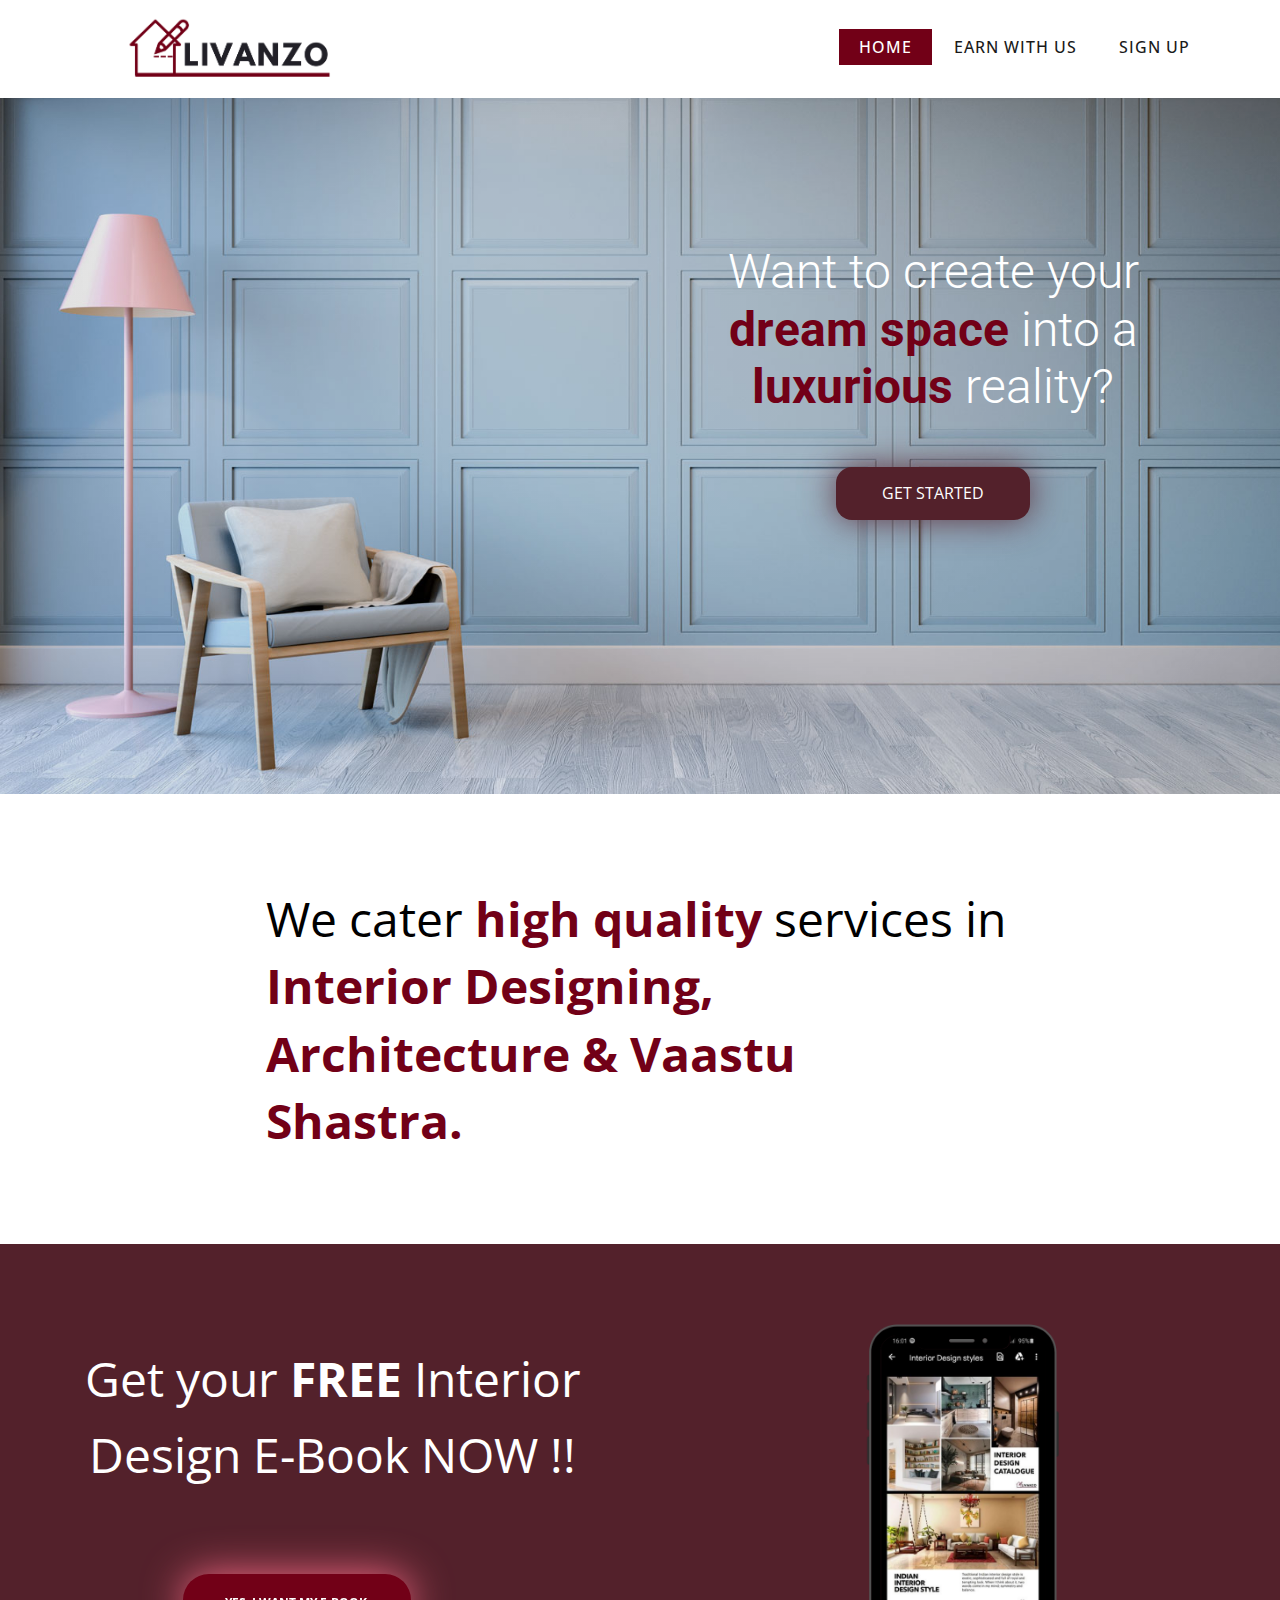
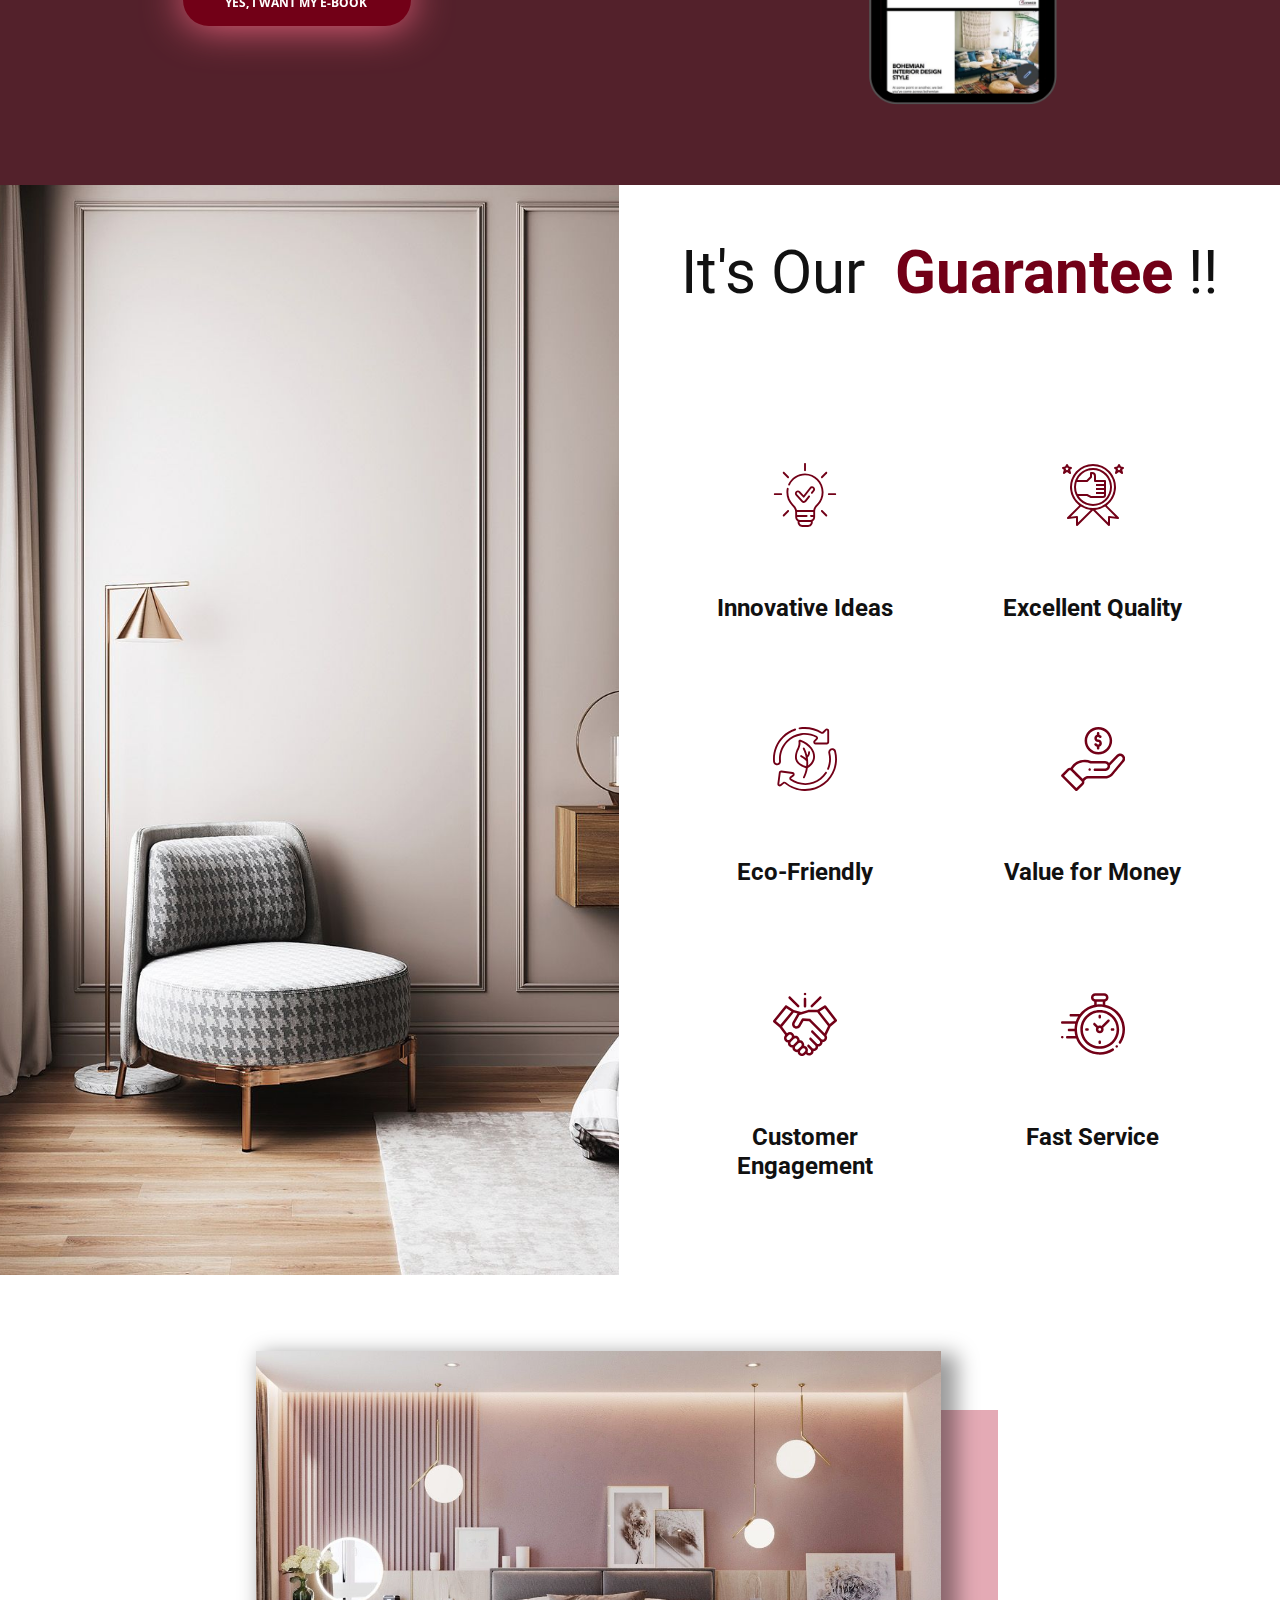
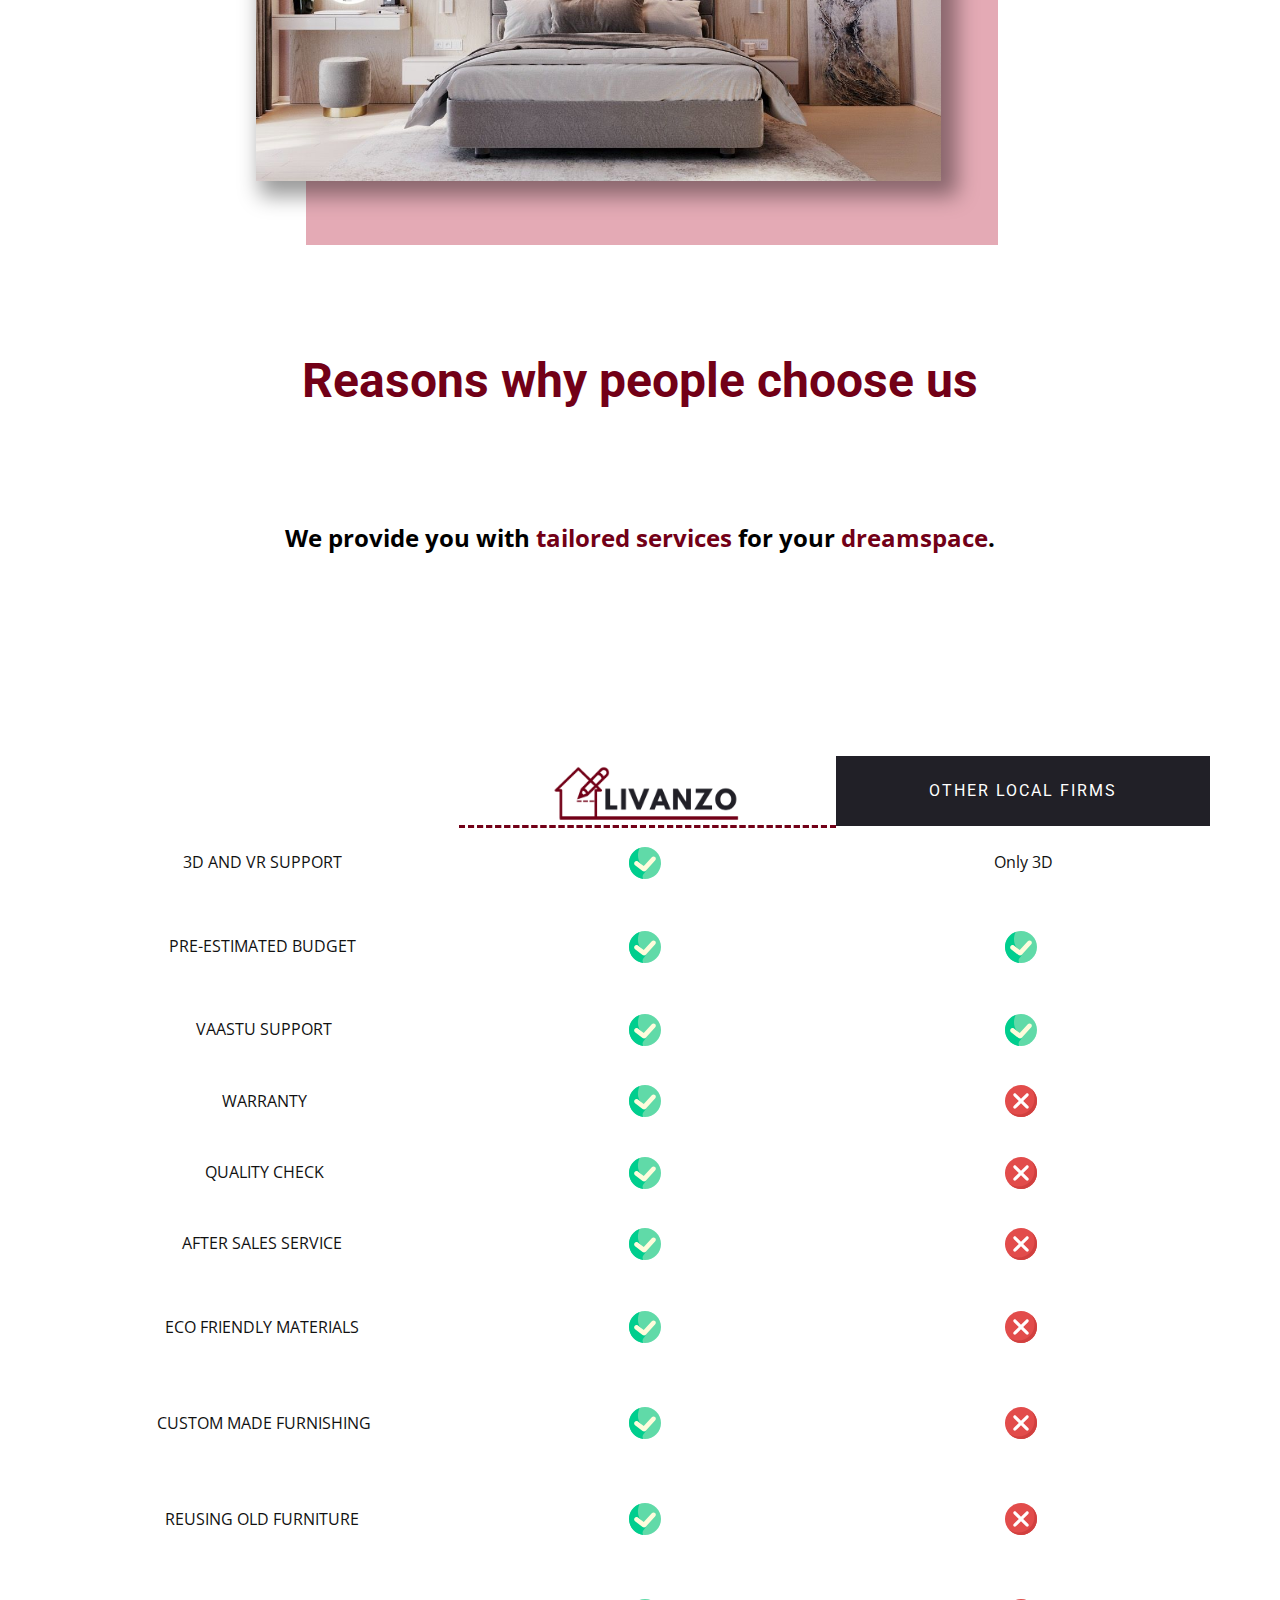
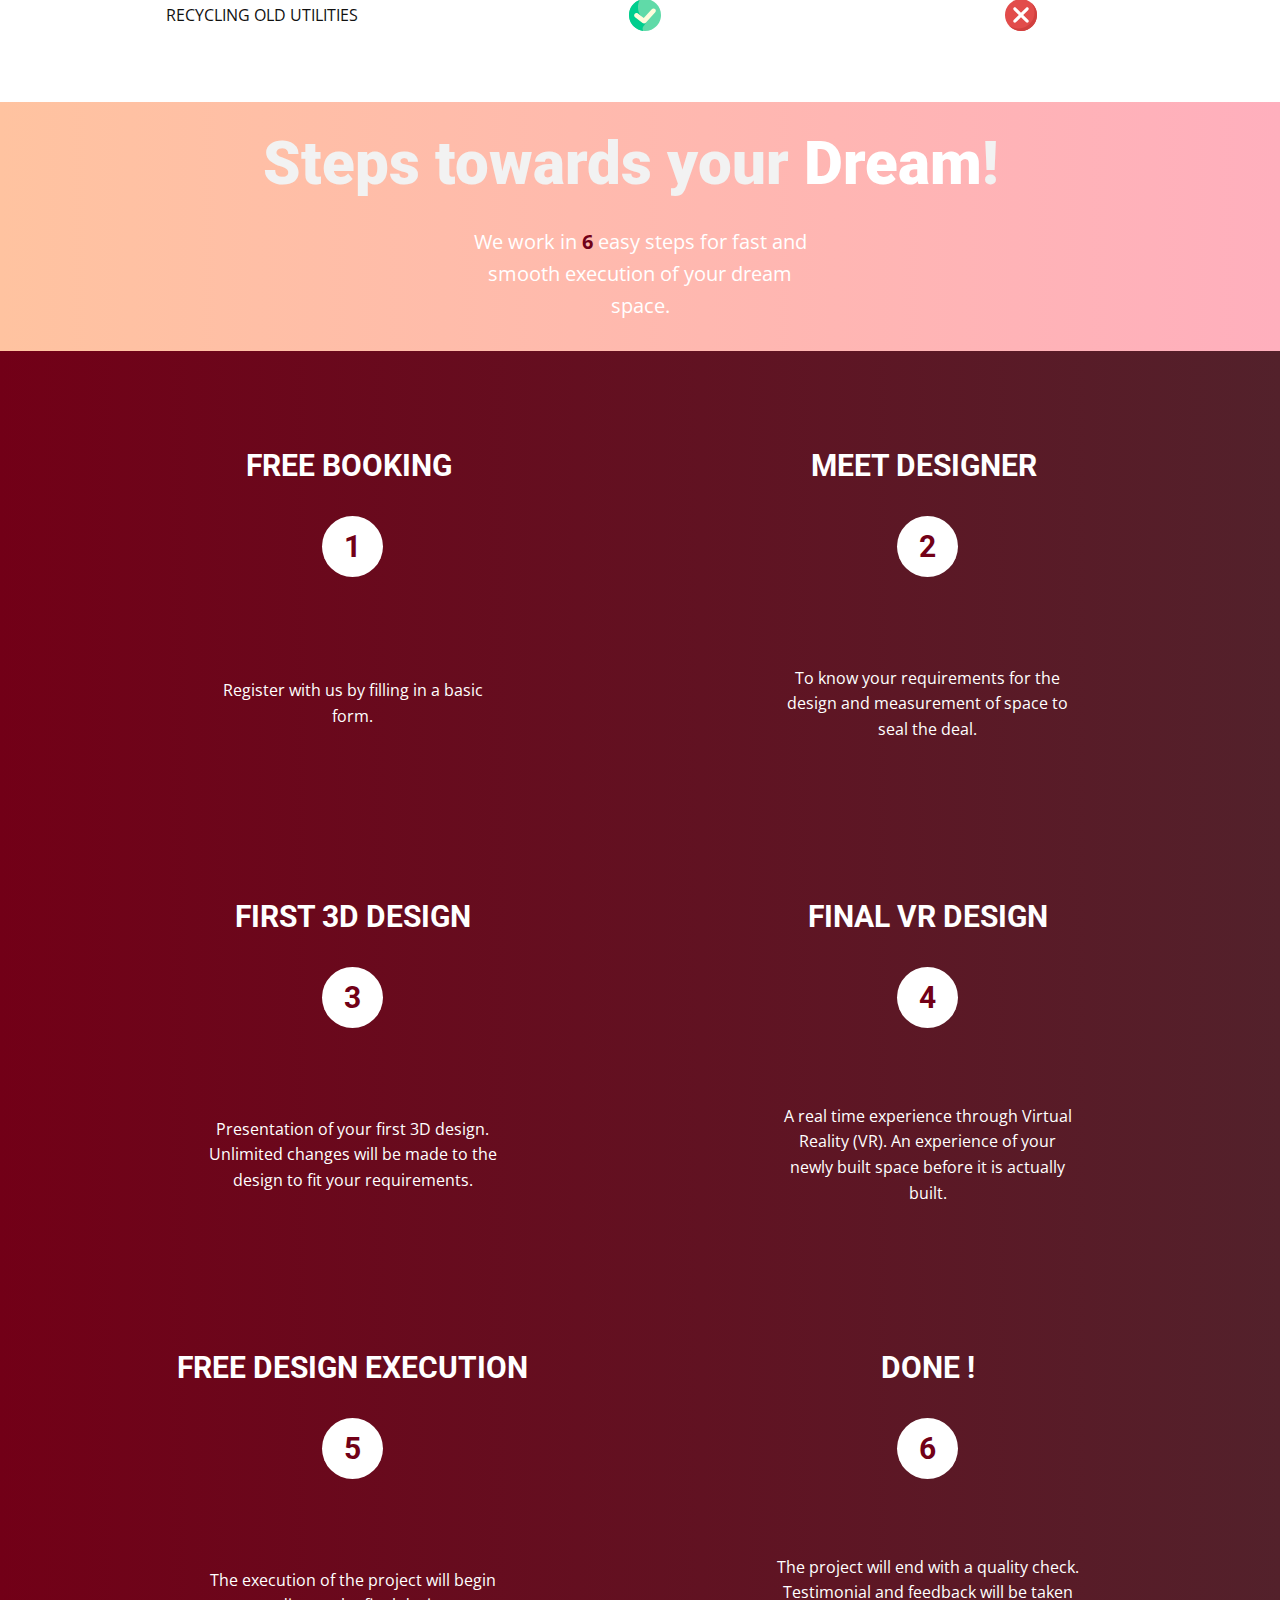
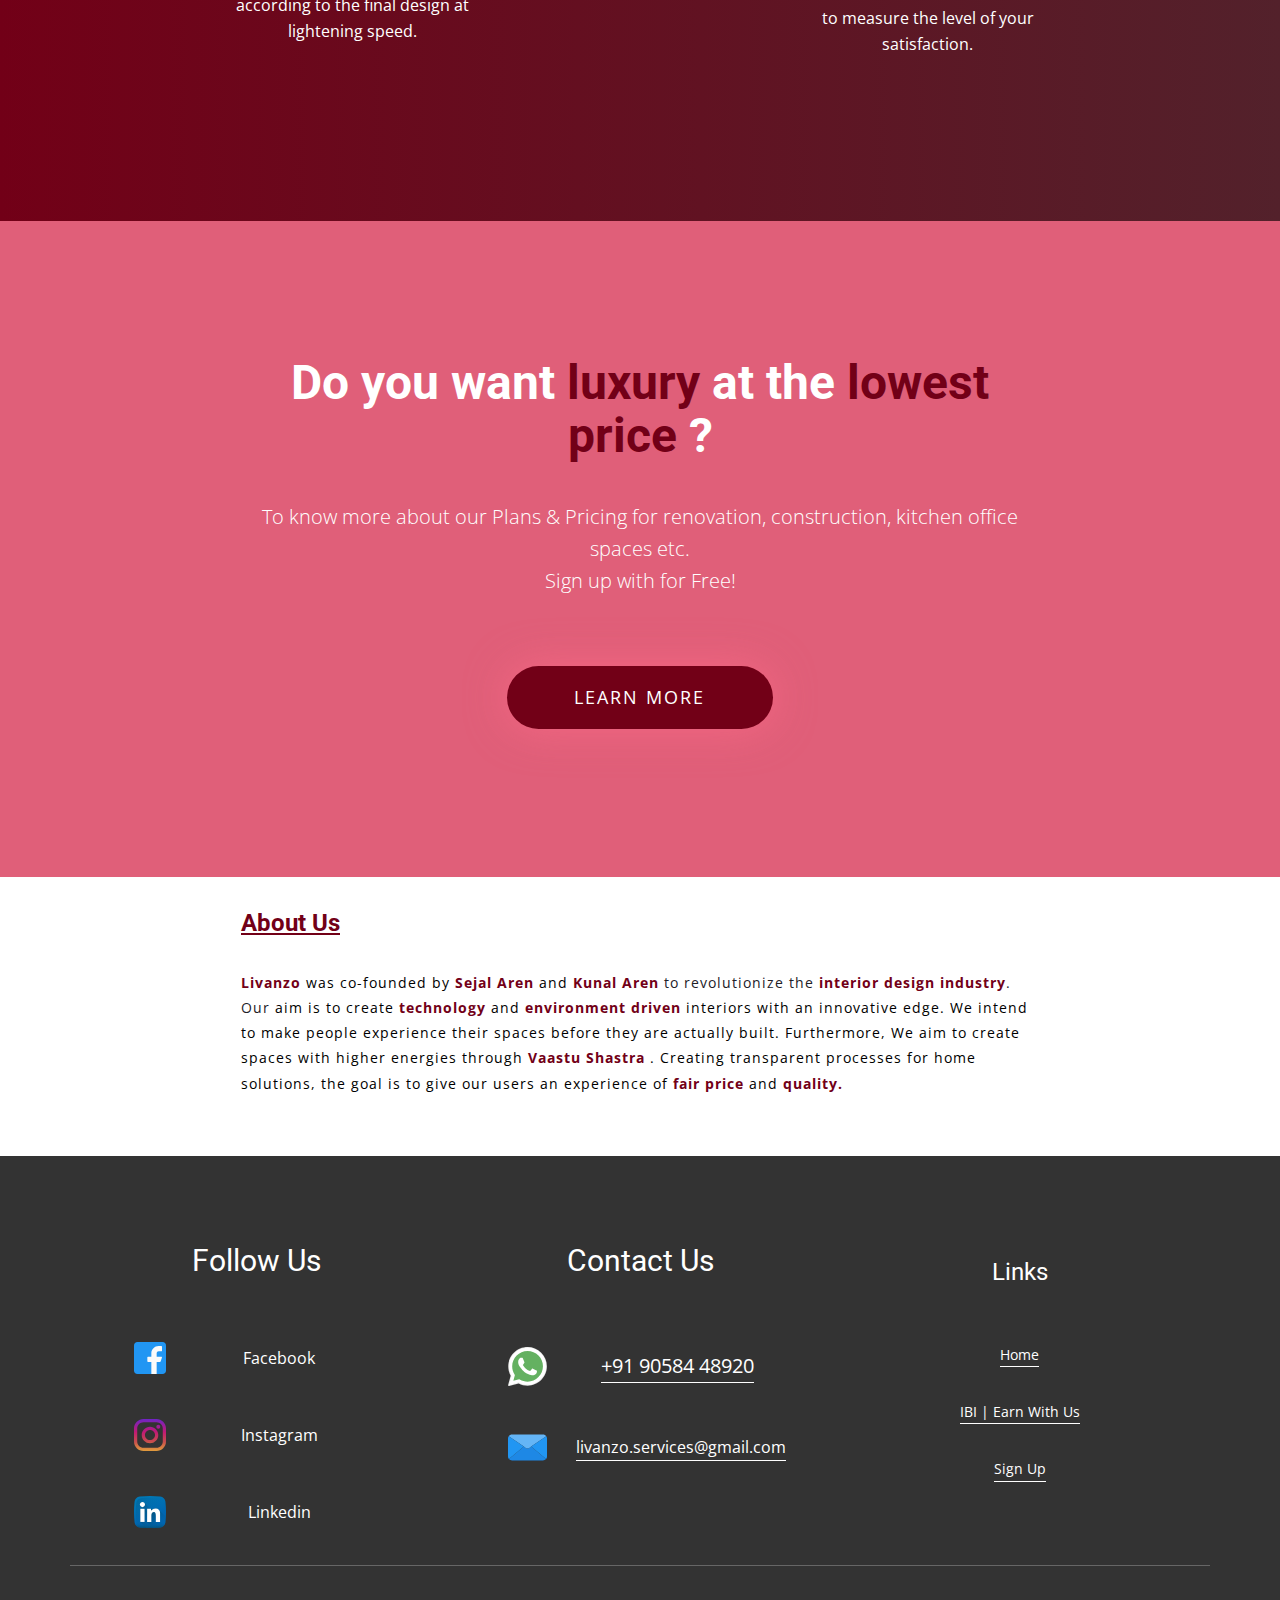
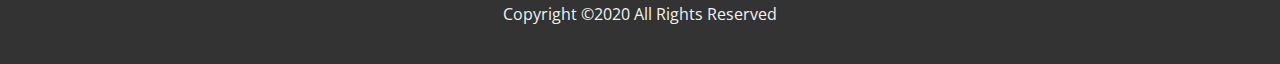
<file: index.html>
<!DOCTYPE html>
<html style="font-size: 16px;" lang="en-IN">
  <head>
    <meta name="viewport" content="width=device-width, initial-scale=1.0">
    <meta charset="utf-8">
    <meta name="keywords" content="Interior designing, interior decorating, construction, architecture, home solutions, interior design, interiors, kitchen, modular kitchen, Home decoration, Affiliate marketing, freelancing, independant business influencer, architects, wall paint, room decoration, wall decor, home decor, furniture, exterior design, interior design ideas, bedroom makeover, bedroom decor, home makeover, renovation, build, house, home, bedroom ideas, interior design styles, bedroom, living room, bathroom, false ceiling, terrace garden, balcony, balcony decor, design, designer, Terrace design, Italian marble, Vastu shastra, Vaastu, maha vaastu, kitchen vaastu, home vaastu, home space, modern room decor, modern decor, modern homes, interior design and architecture, makeover, interior design secrets, earn money, dream home, dream space, design consultation, interior design consultants, lighting, granite, curtains and blinds, passive income, earn, extra income stream
">
    <meta name="description" content="Get customized solutions to your home needs at a budget through tech and environment driven process and utilize your energies through Vaastu Shastra. Book now.">
    <meta name="page_type" content="np-template-header-footer-from-plugin">
    <title>Home Solutions to Meet your Budget and Needs | Livanzo</title>
    <link rel="stylesheet" href="nicepage.css" media="screen">
<link rel="stylesheet" href="Home.css" media="screen">
    <meta name="”robots”" content="index, follow">
    <script class="u-script" type="text/javascript" src="jquery.js" defer=""></script>
    <script class="u-script" type="text/javascript" src="nicepage.js" defer=""></script>
    <meta name="generator" content="Nicepage 2.25.0, nicepage.com">
    <link rel="icon" href="images/favicon1.png">
    
    
    
    
    
    
    
    
    
    
    
    <link id="u-theme-google-font" rel="stylesheet" href="https://fonts.googleapis.com/css?family=Roboto:100,100i,300,300i,400,400i,500,500i,700,700i,900,900i|Open+Sans:300,300i,400,400i,600,600i,700,700i,800,800i">
    <script type="application/ld+json">{
		"@context": "http://schema.org",
		"@type": "Organization",
		"name": "Livanzo",
		"url": "index.html",
		"logo": "images/OriginalsizeLIVANZOLOGOcrop.png"
}</script>
    <meta property="og:title" content="Home Solutions to Meet your Budget and Needs | Livanzo">
    <meta property="og:type" content="website">
    <meta property="og:description" content="Get customized solutions to your home needs at a budget through tech and environment driven process and utilize your energies through Vaastu Shastra. Book now.">
    <meta name="theme-color" content="#212027">
    <link rel="canonical" href="index.html">
    <meta property="og:url" content="index.html">
  </head>
  <body data-home-page="Home.html" data-home-page-title="Home" class="u-body"><header class="u-clearfix u-header u-white u-header" id="sec-6042"><div class="u-clearfix u-sheet u-sheet-1">
        <a href="Home.html" class="u-image u-logo u-image-1" title="Livanzo">
          <img src="images/OriginalsizeLIVANZOLOGOcrop.png" class="u-logo-image u-logo-image-1" data-image-width="243.1555">
        </a>
        <nav class="u-menu u-menu-dropdown u-menu-open-right u-offcanvas u-menu-1" data-responsive-from="MD">
          <div class="menu-collapse" style="font-size: 1rem; letter-spacing: 0; text-transform: uppercase; font-weight: 500;">
            <a class="u-active-palette-2-base u-button-style u-custom-active-border-color u-custom-border u-custom-borders u-custom-hover-border-color u-custom-left-right-menu-spacing u-custom-padding-bottom u-custom-text-color u-custom-text-hover-color u-custom-top-bottom-menu-spacing u-hover-grey-40 u-nav-link u-text-active-white u-text-body-color u-text-hover-palette-2-base" href="#">
              <svg><use xmlns:xlink="http://www.w3.org/1999/xlink" xlink:href="#menu-hamburger"></use></svg>
              <svg version="1.1" xmlns="http://www.w3.org/2000/svg" xmlns:xlink="http://www.w3.org/1999/xlink"><defs><symbol id="menu-hamburger" viewBox="0 0 16 16" style="width: 16px; height: 16px;"><rect y="1" width="16" height="2"></rect><rect y="7" width="16" height="2"></rect><rect y="13" width="16" height="2"></rect>
</symbol>
</defs></svg>
            </a>
          </div>
          <div class="u-custom-menu u-nav-container">
            <ul class="u-nav u-spacing-2 u-unstyled u-nav-1"><li class="u-nav-item"><a class="u-active-palette-2-base u-border-active-palette-1-base u-border-hover-palette-1-base u-border-no-left u-border-no-right u-border-no-top u-button-style u-hover-grey-40 u-nav-link u-text-active-white u-text-grey-90 u-text-hover-white" href="Home.html" style="padding: 10px 20px;">Home</a>
</li><li class="u-nav-item"><a class="u-active-palette-2-base u-border-active-palette-1-base u-border-hover-palette-1-base u-border-no-left u-border-no-right u-border-no-top u-button-style u-hover-grey-40 u-nav-link u-text-active-white u-text-grey-90 u-text-hover-white" href="Earn-with-Us.html" style="padding: 10px 20px;">Earn with Us</a>
</li><li class="u-nav-item"><a class="u-active-palette-2-base u-border-active-palette-1-base u-border-hover-palette-1-base u-border-no-left u-border-no-right u-border-no-top u-button-style u-hover-grey-40 u-nav-link u-text-active-white u-text-grey-90 u-text-hover-white" href="Sign-Up.html" style="padding: 10px 20px;">Sign Up</a>
</li></ul>
          </div>
          <div class="u-custom-menu u-nav-container-collapse">
            <div class="u-black u-border-2 u-border-black u-container-style u-inner-container-layout u-opacity u-opacity-90 u-sidenav">
              <div class="u-menu-close"></div>
              <ul class="u-align-center u-nav u-popupmenu-items u-spacing-0 u-unstyled u-nav-2"><li class="u-nav-item"><a class="u-button-style u-nav-link" href="Home.html" style="padding: 10px;">Home</a>
</li><li class="u-nav-item"><a class="u-button-style u-nav-link" href="Earn-with-Us.html" style="padding: 10px;">Earn with Us</a>
</li><li class="u-nav-item"><a class="u-button-style u-nav-link" href="Sign-Up.html" style="padding: 10px;">Sign Up</a>
</li></ul>
            </div>
            <div class="u-black u-menu-overlay u-opacity u-opacity-65"></div>
          </div>
        </nav>
      </div></header> 
    <section class="u-clearfix u-image u-shading u-section-1" id="sec-a056">
      <div class="u-clearfix u-sheet u-valign-middle-md u-valign-middle-sm u-sheet-1">
        <div class="u-align-left u-container-style u-group u-group-1">
          <div class="u-container-layout u-valign-top-md u-container-layout-1">
            <h2 class="u-align-center u-text u-text-body-alt-color u-text-1">Want to create your <font class="u-text-palette-2-base"><b>dream space</b>
              </font> into a <font class="u-text-palette-2-base"><b>luxurious </b>
              </font>reality?
            </h2>
            <a href="Sign-Up.html" class="u-border-radius-16 u-btn u-btn-round u-button-style u-palette-2-dark-2 u-btn-1">Get Started</a>
          </div>
        </div>
      </div>
    </section>
    <section class="u-clearfix u-valign-middle-lg u-valign-middle-md u-valign-middle-sm u-valign-middle-xs u-section-2" id="sec-8d8f">
      <div class="u-container-style u-expanded-width-xs u-group u-group-1">
        <div class="u-container-layout u-valign-bottom u-container-layout-1">
          <p class="u-text u-text-black u-text-1">We cater <b>
              <font class="u-text-palette-2-base">high quality</font></b> services in <b>
              <font class="u-text-palette-2-base">Interior Designing, Architecture&nbsp;&amp;&nbsp;Vaastu Shastra.&nbsp;</font></b>
            <br>
          </p>
        </div>
      </div>
    </section>
    <section class="u-clearfix u-palette-2-dark-2 u-section-3" id="sec-102b">
      <div class="u-clearfix u-sheet u-valign-middle u-sheet-1">
        <div class="u-clearfix u-expanded-width-md u-expanded-width-sm u-expanded-width-xs u-gutter-10 u-layout-wrap u-layout-wrap-1">
          <div class="u-layout" style="">
            <div class="u-layout-row" style="">
              <div class="u-container-style u-layout-cell u-left-cell u-size-31-xl u-size-34-lg u-size-34-md u-size-34-sm u-size-34-xs u-size-xs-60 u-layout-cell-1" src="">
                <div class="u-container-layout u-valign-bottom-xs u-container-layout-1">
                  <p class="u-align-center u-text u-text-body-alt-color u-text-1">Get your&nbsp;<b>FREE </b>Interior Design E-Book NOW !!
                  </p>
                  <a href="Sign-Up.html" class="u-active-white u-border-radius-50 u-btn u-btn-round u-button-style u-hover-palette-2-light-1 u-palette-2-base u-text-active-white u-btn-1" data-animation-name="fadeIn" data-animation-duration="2000" data-animation-delay="0" data-animation-direction="Up">
                    <span style="font-size: 16px;">
                      <font style="font-size: 0.75rem;">YES, I WANT MY E-BOOK</font>
                    </span>
                    <br>
                  </a>
                </div>
              </div>
              <div class="u-container-style u-layout-cell u-right-cell u-size-26-lg u-size-26-md u-size-26-sm u-size-26-xs u-size-29-xl u-size-xs-60 u-layout-cell-2" src="">
                <div class="u-container-layout u-valign-bottom-sm u-valign-bottom-xs u-valign-middle-lg u-valign-middle-md u-valign-middle-xl u-container-layout-2" src="">
                  <img src="images/Untitleddesign.png" alt="" class="u-expanded-width-lg u-expanded-width-md u-expanded-width-xl u-image u-image-default u-image-1" data-image-width="1080" data-image-height="1080">
                </div>
              </div>
            </div>
          </div>
        </div>
      </div>
    </section>
    <section class="u-clearfix u-valign-middle-xl u-section-4" id="sec-277d">
      <div class="u-clearfix u-expanded-width u-gutter-0 u-layout-wrap u-layout-wrap-1">
        <div class="u-gutter-0 u-layout">
          <div class="u-layout-row">
            <div class="u-size-27-lg u-size-29-xl u-size-30-sm u-size-30-xs u-size-60-md">
              <div class="u-layout-col">
                <div class="u-align-left u-container-style u-hidden-md u-hidden-sm u-hidden-xs u-image u-layout-cell u-left-cell u-size-60 u-image-1">
                  <div class="u-container-layout u-container-layout-1" src=""></div>
                </div>
              </div>
            </div>
            <div class="u-size-30-sm u-size-30-xs u-size-31-xl u-size-33-lg u-size-60-md">
              <div class="u-layout-col">
                <div class="u-size-30">
                  <div class="u-layout-row">
                    <div class="u-container-style u-layout-cell u-right-cell u-size-60 u-white u-layout-cell-2">
                      <div class="u-container-layout u-valign-middle u-container-layout-2">
                        <h1 class="u-align-center u-text u-title u-text-1">It's Our&nbsp;<b>
                            <font class="u-text-palette-2-base">Guarantee&nbsp;</font></b>!!
                        </h1>
                      </div>
                    </div>
                  </div>
                </div>
                <div class="u-size-30">
                  <div class="u-layout-row">
                    <div class="u-container-style u-layout-cell u-right-cell u-size-60 u-layout-cell-3">
                      <div class="u-container-layout u-valign-middle-xl u-valign-middle-xs u-container-layout-3">
                        <div class="u-expanded-width-lg u-expanded-width-md u-expanded-width-sm u-list u-repeater u-list-1">
                          <div class="u-align-left u-container-style u-list-item u-opacity u-opacity-90 u-repeater-item u-shape-round u-video-cover u-list-item-1">
                            <div class="u-container-layout u-similar-container u-container-layout-4">
                              <span class="u-icon u-icon-circle u-text-palette-2-base u-icon-1">
                                <svg class="u-svg-link" preserveAspectRatio="xMidYMin slice" viewBox="0 0 510.833 510.833" style=""><use xmlns:xlink="http://www.w3.org/1999/xlink" xlink:href="#svg-6b72"></use></svg>
                                <svg xmlns="http://www.w3.org/2000/svg" xmlns:xlink="http://www.w3.org/1999/xlink" version="1.1" xml:space="preserve" class="u-svg-content" viewBox="0 0 510.833 510.833" id="svg-6b72"><g><path d="m255.417 65.563c4.143 0 7.5-3.357 7.5-7.5v-50.563c0-4.143-3.357-7.5-7.5-7.5s-7.5 3.357-7.5 7.5v50.563c0 4.143 3.357 7.5 7.5 7.5z"></path><path d="m115.487 119.132c2.93 2.928 7.677 2.928 10.607 0 2.929-2.93 2.929-7.678 0-10.607l-35.754-35.755c-2.929-2.927-7.677-2.929-10.607 0-2.929 2.93-2.929 7.678 0 10.607z"></path><path d="m65.027 240.953h-50.564c-4.143 0-7.5 3.357-7.5 7.5s3.357 7.5 7.5 7.5h50.563c4.143 0 7.5-3.357 7.5-7.5s-3.357-7.5-7.499-7.5z"></path><path d="m115.487 377.775-35.754 35.754c-2.929 2.93-2.929 7.678 0 10.607 2.93 2.928 7.677 2.928 10.607 0l35.754-35.754c2.929-2.93 2.929-7.678 0-10.607-2.929-2.927-7.677-2.927-10.607 0z"></path><path d="m395.346 377.775c-2.93-2.928-7.678-2.928-10.607 0-2.929 2.93-2.929 7.678 0 10.607l35.754 35.754c2.93 2.928 7.677 2.928 10.607 0 2.929-2.93 2.929-7.678 0-10.607z"></path><path d="m496.37 240.953h-50.563c-4.143 0-7.5 3.357-7.5 7.5s3.357 7.5 7.5 7.5h50.563c4.143 0 7.5-3.357 7.5-7.5s-3.358-7.5-7.5-7.5z"></path><path d="m420.493 72.77-35.754 35.755c-2.929 2.93-2.929 7.678 0 10.607 2.93 2.928 7.677 2.928 10.607 0l35.754-35.755c2.929-2.93 2.929-7.678 0-10.607-2.93-2.928-7.678-2.928-10.607 0z"></path><path d="m403.579 233.293c0-82.872-66.465-150.293-148.162-150.293-28.618 0-56.394 8.293-80.324 23.982-23.282 15.265-41.842 36.74-53.673 62.103-1.751 3.754-.127 8.217 3.626 9.968 3.757 1.753 8.217.127 9.968-3.626 21.939-47.035 69.2-77.427 120.403-77.427 73.426 0 133.162 60.692 133.162 135.293 0 35.434-13.39 68.934-37.702 94.327-14.013 14.635-25.941 28.619-29.01 48.213h-130.939c-3.867-20.341-17.742-34.612-30.21-47.425-24.803-25.49-38.463-59.27-38.463-95.115 0-8.851.847-17.703 2.516-26.312.789-4.066-1.868-8.002-5.935-8.791-4.066-.783-8.002 1.869-8.791 5.936-1.852 9.547-2.79 19.36-2.79 29.167 0 39.775 15.169 77.27 42.713 105.576 15.819 16.256 27.017 29.232 27.017 48.251 0 .066.001.134.003.2l.43 44.013c0 14.279 7.617 26.812 19 33.752v8.248c0 20.678 16.822 37.5 37.5 37.5h46c20.678 0 37.5-16.822 37.5-37.5v-8.248c11.383-6.94 19-19.473 19-33.752 0 0-.053-49.026-.153-49.515 1.423-17.382 11.959-29.737 25.447-43.825 26.997-28.199 41.867-65.383 41.867-104.7zm-101.162 240.04c0 12.406-10.094 22.5-22.5 22.5h-46c-12.406 0-22.5-10.094-22.5-22.5v-2.891c1.799.252 3.633.391 5.5.391h80c1.867 0 3.701-.14 5.5-.391zm-5.5-17.5h-80c-13.51 0-24.5-10.99-24.5-24.5v-.5h76c4.143 0 7.5-3.357 7.5-7.5s-3.357-7.5-7.5-7.5h-76v-25h128.768l.232 25h-18c-4.143 0-7.5 3.357-7.5 7.5s3.357 7.5 7.5 7.5h18v.5c0 13.51-10.991 24.5-24.5 24.5z"></path><path d="m304.177 234.285c-2.54 3.271-1.947 7.983 1.324 10.523 3.27 2.541 7.982 1.949 10.523-1.324l14.848-19.121c3.932-5.063 5.656-11.354 4.856-17.715-.801-6.361-4.03-12.029-9.094-15.961-5.063-3.932-11.358-5.666-17.715-4.855-6.361.8-12.029 4.029-15.96 9.093l-48.439 62.384-27.8-30.759c-8.875-9.816-24.082-10.582-33.897-1.711-4.756 4.299-7.553 10.192-7.877 16.595-.323 6.402 1.866 12.547 6.164 17.304l47.001 52c9.461 10.974 28.156 10.301 36.761-1.374l29.685-38.23c2.54-3.271 1.947-7.983-1.324-10.523s-7.982-1.949-10.523 1.324l-29.685 38.23c-3.222 4.378-10.253 4.633-13.785.515l-47-52c-3.328-3.682-3.04-9.384.643-12.712 3.68-3.324 9.383-3.04 12.711.643l33.8 37.396c2.946 3.416 8.802 3.22 11.488-.43l53.927-69.451c2.887-3.882 8.873-4.635 12.628-1.589 3.883 2.888 4.635 8.869 1.589 12.629z"></path>
</g></svg>
                              </span>
                              <h3 class="u-align-center u-text u-text-2">Innovative Ideas<br>
                              </h3>
                            </div>
                          </div>
                          <div class="u-align-left u-container-style u-list-item u-opacity u-opacity-90 u-repeater-item u-shape-round">
                            <div class="u-container-layout u-similar-container u-container-layout-5">
                              <span class="u-icon u-icon-circle u-text-palette-2-base u-icon-2">
                                <svg class="u-svg-link" preserveAspectRatio="xMidYMin slice" viewBox="0 0 64 64" style=""><use xmlns:xlink="http://www.w3.org/1999/xlink" xlink:href="#svg-ae01"></use></svg>
                                <svg xmlns="http://www.w3.org/2000/svg" xmlns:xlink="http://www.w3.org/1999/xlink" version="1.1" xml:space="preserve" class="u-svg-content" viewBox="0 0 64 64" id="svg-ae01"><g id="Layer_13"><path d="M45.8,42.39a23,23,0,1,0-27.6,0L6.29,54.29a1,1,0,0,0-.19,1.14,1,1,0,0,0,1,.56L15,55.12V62a1,1,0,0,0,.62.92A.84.84,0,0,0,16,63a1,1,0,0,0,.71-.29L32,47.41l15.29,15.3A1,1,0,0,0,48,63a.84.84,0,0,0,.38-.08A1,1,0,0,0,49,62V55.12l7.89.87a1,1,0,0,0,1-.56,1,1,0,0,0-.19-1.14ZM11,24A21,21,0,1,1,32,45,21,21,0,0,1,11,24Zm5.67,29.25a1,1,0,0,0-.78-.24l-6.17.68L19.88,43.53a22.62,22.62,0,0,0,9.82,3.35L17,59.59V54A1,1,0,0,0,16.67,53.25ZM48.11,53a1,1,0,0,0-.78.24A1,1,0,0,0,47,54v5.59L34.3,46.88a22.62,22.62,0,0,0,9.82-3.35L54.28,53.69Z"></path><path d="M51,24A19,19,0,1,0,32,43,19,19,0,0,0,51,24ZM15.75,19H26a1,1,0,0,0,.71-.29l4-4A1,1,0,0,0,31,14V11a2,2,0,0,1,2,2v5a1,1,0,0,0,1,1h9v2H35v2h8v2H35v2h8v2H35v2h8v1a1,1,0,0,1-1,1H30.24l-3.79-1.89A1,1,0,0,0,26,31H16.53A16.74,16.74,0,0,1,15,24,17.19,17.19,0,0,1,15.75,19ZM17.6,33h8.16l3.79,1.89A1,1,0,0,0,30,35H42a3,3,0,0,0,3-3V18a1,1,0,0,0-1-1H35V13a4,4,0,0,0-4-4H30a1,1,0,0,0-1,1v3.59L25.59,17H16.53A17,17,0,1,1,17.6,33Z"></path><path d="M9,11a1,1,0,0,0,1-1.27L9.15,6.86l1.44-1.05a1,1,0,0,0,.39-1A1,1,0,0,0,10.24,4L7.91,3.44l-1-1.91a1,1,0,0,0-1.76,0l-1,1.91L1.76,4A1,1,0,0,0,1,4.81a1,1,0,0,0,.39,1L2.85,6.86,2,9.73a1,1,0,0,0,.39,1.09,1,1,0,0,0,1.16,0L6,9l2.41,1.77A1,1,0,0,0,9,11ZM7.41,5.66A1,1,0,0,0,7,6.74l.21.74L6.59,7A1,1,0,0,0,5.41,7l-.66.48L5,6.74a1,1,0,0,0-.37-1.08L4.3,5.45,5,5.27a1,1,0,0,0,.63-.49L6,4.12l.36.66A1,1,0,0,0,7,5.27l.71.18Z"></path><path d="M63,4.81A1,1,0,0,0,62.24,4l-2.33-.59-1-1.91a1,1,0,0,0-1.76,0l-1,1.91L53.76,4a1,1,0,0,0-.74.78,1,1,0,0,0,.39,1l1.44,1.05L54,9.73a1,1,0,0,0,.39,1.09,1,1,0,0,0,1.16,0L58,9l2.41,1.77A1,1,0,0,0,61,11a1,1,0,0,0,1-1.27l-.81-2.87,1.44-1.05A1,1,0,0,0,63,4.81Zm-3.57.85A1,1,0,0,0,59,6.74l.21.74L58.59,7a1,1,0,0,0-1.18,0l-.66.48L57,6.74a1,1,0,0,0-.37-1.08l-.29-.21L57,5.27a1,1,0,0,0,.63-.49L58,4.12l.36.66a1,1,0,0,0,.63.49l.71.18Z"></path>
</g></svg>
                              </span>
                              <h3 class="u-align-center u-text u-text-3">Excellent Quality</h3>
                            </div>
                          </div>
                          <div class="u-align-left u-container-style u-list-item u-opacity u-opacity-90 u-repeater-item u-shape-round u-video-cover u-list-item-3">
                            <div class="u-container-layout u-similar-container u-container-layout-6">
                              <span class="u-icon u-icon-circle u-text-palette-2-base u-icon-3">
                                <svg class="u-svg-link" preserveAspectRatio="xMidYMin slice" viewBox="0 0 512.047 512.047" style=""><use xmlns:xlink="http://www.w3.org/1999/xlink" xlink:href="#svg-8a6f"></use></svg>
                                <svg xmlns="http://www.w3.org/2000/svg" xmlns:xlink="http://www.w3.org/1999/xlink" version="1.1" xml:space="preserve" class="u-svg-content" viewBox="0 0 512.047 512.047" id="svg-8a6f"><g><path d="m63.716 272.221c-5.01-56.383 14.718-111.712 54.125-151.8 29.432-29.933 66.915-49.062 108.397-55.316 40.091-6.045 81.847.824 117.574 19.345 2.426 1.258 2.7 3.71.786 5.824l-17.281 17.311c-11.479 11.502-3.568 31.891 13.188 31.885h.041l90.13-.187c10.319-.024 18.71-8.433 18.703-18.747l-.093-89.993c.154-16.521-20.723-24.602-31.935-13.144l-21.287 21.322c-1.228 1.231-3.136 1.479-4.54.592-53.583-33.843-117.739-46.426-180.644-35.428-4.081.713-6.811 4.599-6.097 8.679.713 4.081 4.599 6.811 8.679 6.097 59.235-10.352 119.625 1.485 170.051 33.333 7.282 4.603 17.026 3.479 23.169-2.675l21.286-21.322c2.828-2.538 6.15-.917 6.319 2.555l.093 89.997c.001 2.055-1.676 3.729-3.736 3.734l-90.129.187h-.01c-3.596-.169-5.071-3.547-2.572-6.287l17.281-17.31c8.783-8.687 6.414-24.083-4.498-29.74-38.517-19.967-83.518-27.371-126.714-20.86-44.721 6.744-85.129 27.364-116.857 59.633-42.494 43.229-63.77 102.875-58.37 163.645.444 4.993-1.288 9.848-4.753 13.317-4.672 4.678-11.162 6.13-17.362 3.89-6.092-2.204-10.077-7.36-10.66-13.793-6.443-71.068 18.53-140.682 68.515-190.996 27-27.185 59.056-46.997 95.275-58.888 3.936-1.292 6.079-5.529 4.787-9.465-1.292-3.935-5.527-6.078-9.465-4.787-38.492 12.637-72.555 33.688-101.239 62.568-53.117 53.467-79.656 127.428-72.814 202.92 1.106 12.199 8.961 22.371 20.497 26.544 3.566 1.29 7.229 1.919 10.847 1.919 8.193-.001 16.156-3.229 22.233-9.316 6.608-6.617 9.918-15.818 9.08-25.243zm180.36 137.743c1.062.521 2.188.769 3.298.769 2.771 0 5.436-1.542 6.739-4.198 9.465-19.288 19.643-45.938 24.596-78.084 18.876-12.091 48.835-36.809 55.859-75.043 5.222-28.427-3.088-59.453-23.396-87.367-20.797-28.584-52.747-51.303-89.964-63.972-4.413-1.504-9.18-.622-12.749 2.357-3.567 2.976-5.287 7.502-4.601 12.108 2.919 19.583-1.598 39.487-10.091 55.8-2.306 4.429-4.689 9.007-7.056 14.739-8.011 19.405-14.868 50.892-7.832 75.762 6.073 21.464 23.385 39.901 50.063 53.318 13.471 6.775 26.543 10.87 34.459 12.991-4.832 29.025-14.107 53.158-22.756 70.783-1.823 3.718-.288 8.212 3.431 10.037zm-50.763-151.214c-4.041-14.281-3.362-40.214 7.264-65.954 2.112-5.118 4.341-9.397 6.495-13.536 10.248-19.687 14.981-38.032 12.016-62.046 33.148 11.84 61.464 32.236 79.955 57.65 17.866 24.557 25.244 51.488 20.771 75.831-2.375 12.929-10.629 36.312-38.814 57.874 1.6-20.536.359-43.707-3.112-64.649 3.857-3.563 7.188-7.6 9.919-12.056 6.942-11.325 8.437-22.671 8.467-30.194.017-4.142-3.327-7.514-7.47-7.53h-.031c-4.127 0-7.482 3.338-7.499 7.47-.024 5.947-1.704 15.768-7.257 23.971-4.867-19.549-11.987-38.563-21.343-56.842-1.888-3.688-6.407-5.146-10.093-3.259-3.688 1.887-5.146 6.406-3.259 10.093 12.115 23.669 20.288 48.63 24.387 74.415-1.307-1.209-2.627-2.401-3.975-3.559-9.617-8.26-20.31-15.244-31.781-20.76-3.73-1.794-8.214-.222-10.01 3.51-1.794 3.733-.223 8.215 3.51 10.01 10.293 4.947 19.884 11.212 28.508 18.619 5.948 5.108 11.453 10.791 16.401 16.907.788 13.835.369 27.014-.927 39.432-18.671-5.24-62.383-20.976-72.122-55.397zm310.811-65.376c-2.803-11.004-11.031-19.37-22.012-22.38-11.092-3.039-22.576.009-30.713 8.158-7.804 7.815-10.964 19.307-8.249 29.987 10.333 40.655 6.976 84.4-9.455 123.177-1.616 3.813.165 8.216 3.979 9.831 3.812 1.617 8.215-.164 9.831-3.979 17.702-41.775 21.318-88.911 10.182-132.724-1.419-5.585.238-11.599 4.327-15.694 4.276-4.282 10.312-5.887 16.132-4.289 5.711 1.565 9.988 5.907 11.442 11.616 11.437 44.893 9.69 91.981-5.05 136.175-15.101 45.278-43.026 84.612-80.756 113.748-43.52 33.598-97.775 51.34-152.722 49.965-54.177-1.357-106.73-21.07-147.984-55.509-6.618-5.52-16.422-5.684-23.311-.39l-23.888 18.353c-2.995 2.083-6.236.32-5.925-3.364l11.751-89.278c.27-2.043 2.155-3.49 4.199-3.222l89.31 11.645c3.693.673 4.48 4.224 1.731 6.578l-19.404 14.905c-9.85 7.426-9.67 22.928.549 30.077 35.534 24.861 79.113 38.104 122.804 37.326 45.196-.819 87.941-15.97 123.614-43.814 18.008-14.054 33.434-30.835 45.848-49.878 2.262-3.47 1.282-8.116-2.188-10.379-3.473-2.264-8.116-1.283-10.379 2.188-11.508 17.652-25.811 33.211-42.51 46.245-33.091 25.828-72.738 39.882-114.658 40.642-40.517.703-80.976-11.561-113.938-34.624-2.197-1.537-2.202-4.041-.006-5.886l19.407-14.907c13.087-9.879 6.901-31.438-8.929-33.347l-89.312-11.646c-10.227-1.331-19.656 5.905-21.008 16.136l-11.752 89.283c-.986 7.511 2.611 14.809 9.166 18.594 6.576 3.795 14.725 3.26 20.765-1.375l23.893-18.356c1.372-1.054 3.292-1.047 4.562.013 43.839 36.597 99.673 57.545 157.219 58.986 58.286 1.46 116.045-17.394 162.265-53.087 40.096-30.964 69.771-72.762 85.819-120.875 15.651-46.929 17.502-96.939 5.354-144.625z"></path>
</g></svg>
                              </span>
                              <h3 class="u-align-center u-text u-text-4">Eco-Friendly</h3>
                            </div>
                          </div>
                          <div class="u-align-left u-container-style u-list-item u-opacity u-opacity-90 u-repeater-item u-shape-round u-video-cover u-list-item-4">
                            <div class="u-container-layout u-similar-container u-container-layout-7">
                              <span class="u-icon u-icon-circle u-text-palette-2-base u-icon-4">
                                <svg class="u-svg-link" preserveAspectRatio="xMidYMin slice" viewBox="0 0 511 511.99978" style=""><use xmlns:xlink="http://www.w3.org/1999/xlink" xlink:href="#svg-7012"></use></svg>
                                <svg xmlns="http://www.w3.org/2000/svg" xmlns:xlink="http://www.w3.org/1999/xlink" version="1.1" xml:space="preserve" class="u-svg-content" viewBox="0 0 511 511.99978" id="svg-7012"><path d="m235.792969 347.265625c3.902343-3.910156 3.902343-10.238281 0-14.148437-3.90625-3.898438-10.234375-3.898438-14.144531 0-3.898438 3.910156-3.898438 10.238281 0 14.148437 3.910156 3.898437 10.238281 3.898437 14.144531 0zm0 0"></path><path d="m188.449219 109.96875c0 60.636719 49.332031 109.972656 109.96875 109.972656s109.96875-49.335937 109.96875-109.972656-49.332031-109.96875-109.96875-109.96875-109.96875 49.332031-109.96875 109.96875zm199.945312 0c0 49.613281-40.363281 89.976562-89.976562 89.976562s-89.976563-40.363281-89.976563-89.976562c0-49.609375 40.363282-89.972656 89.976563-89.972656s89.976562 40.363281 89.976562 89.972656zm0 0"></path><path d="m115.652344 509.042969c3.875 3.90625 10.183594 3.949219 14.109375.082031l48.46875-47.75c8.234375-8.234375 10.738281-20.425781 7.117187-31.023438l10.425782-10.054687c5.613281-5.421875 13.003906-8.410156 20.816406-8.410156h132.902344c23.578124 0 45.863281-9.054688 62.757812-25.496094.695312-.675781-5.277344 6.359375 90.667969-108.3125 14.230469-16.835937 12.101562-42.117187-4.75-56.363281-16.746094-14.113282-41.832031-12.085938-56.101563 4.460937l-58.992187 60.632813c-7.449219-9.167969-18.808594-14.882813-31.082031-14.882813h-111.480469c-15.863281-6.636719-32.695313-9.996093-50.0625-9.996093-48.140625 0-90.175781 22.234374-112.734375 63.921874-9.503906-1.800781-19.527344 1.074219-26.738282 8.285157l-47.558593 47.699219c-3.882813 3.894531-3.890625 10.195312-.015625 14.101562zm74.792968-227.121094c15.3125 0 30.117188 3.082031 44.011719 9.160156 1.265625.554688 2.628907.839844 4.007813.839844h113.527344c10.839843 0 19.996093 8.839844 19.996093 19.992187 0 11.027344-8.96875 19.996094-19.996093 19.996094h-81.566407c-5.519531 0-9.996093 4.476563-9.996093 9.996094 0 5.523438 4.476562 9.996094 9.996093 9.996094h81.566407c22.050781 0 39.988281-17.9375 39.988281-39.988282 0-1.757812-.125-3.5-.351563-5.226562 57.066406-58.660156 65.113282-66.902344 65.457032-67.3125 7.125-8.410156 19.773437-9.476562 28.1875-2.382812 8.421874 7.121093 9.488281 19.761718 2.34375 28.21875l-89.667969 107.195312c-13.09375 12.570312-30.285157 19.488281-48.457031 19.488281h-132.902344c-13.023438 0-25.351563 4.980469-34.703125 14.015625l-8.496094 8.199219-78.320313-78.316406c18.304688-34.339844 52.652344-53.871094 95.375-53.871094zm-125.320312 66.34375c3.296875-3.296875 8.359375-3.890625 12.378906-1.40625 1.730469 1.054687-3.238281-3.46875 86.589844 86.234375 3.996094 3.996094 3.78125 10.363281.054688 14.089844l-41.320313 40.707031-98.230469-98.980469zm0 0"></path><path d="m286.421875 49.988281v11.714844c-11.636719 4.125-19.996094 15.238281-19.996094 28.273437 0 16.535157 13.453125 29.992188 29.992188 29.992188 5.511719 0 9.996093 4.484375 9.996093 9.996094 0 5.511718-4.484374 9.996094-9.996093 9.996094-4.269531 0-8.882813-2.683594-12.980469-7.5625-3.554688-4.226563-9.859375-4.769532-14.085938-1.21875-4.226562 3.554687-4.773437 9.859374-1.21875 14.085937 5.34375 6.355469 11.628907 10.785156 18.289063 13.019531v11.667969c0 5.523437 4.476563 9.996094 9.996094 9.996094s9.996093-4.472657 9.996093-9.996094v-11.714844c11.636719-4.128906 19.996094-15.242187 19.996094-28.273437 0-16.539063-13.453125-29.992188-29.992187-29.992188-5.511719 0-9.996094-4.484375-9.996094-9.996094 0-5.511718 4.484375-10 9.996094-10 3.542969 0 7.28125 1.808594 10.8125 5.226563 3.96875 3.839844 10.296875 3.734375 14.136719-.230469 3.839843-3.96875 3.734374-10.296875-.230469-14.136718-5.074219-4.910157-10.152344-7.6875-14.722657-9.203126v-11.644531c0-5.523437-4.476562-10-9.996093-10s-9.996094 4.476563-9.996094 10zm0 0"></path></svg>
                              </span>
                              <h3 class="u-align-center u-text u-text-5">Value for Money<br>
                              </h3>
                            </div>
                          </div>
                          <div class="u-align-left u-container-style u-list-item u-opacity u-opacity-90 u-repeater-item u-shape-round u-video-cover u-list-item-5">
                            <div class="u-container-layout u-similar-container u-container-layout-8">
                              <span class="u-icon u-icon-circle u-text-palette-2-base u-icon-5">
                                <svg class="u-svg-link" preserveAspectRatio="xMidYMin slice" viewBox="0 -3 511.99992 511" style=""><use xmlns:xlink="http://www.w3.org/1999/xlink" xlink:href="#svg-2c5a"></use></svg>
                                <svg xmlns="http://www.w3.org/2000/svg" xmlns:xlink="http://www.w3.org/1999/xlink" version="1.1" xml:space="preserve" class="u-svg-content" viewBox="0 -3 511.99992 511" id="svg-2c5a"><path d="m509.914062 214.859375-85.695312-111.320313c-3.171875-4.117187-8.957031-5.132812-13.34375-2.34375l-55.328125 35.1875h-72.160156c-.933594 0-1.863281.199219-2.761719.460938l-55.949219 16.105469-58.054687-15.878907-56.410156-35.875c-4.3125-2.742187-9.992188-1.8125-13.199219 2.164063l-94.785157 117.40625c-3.40625 4.21875-2.84375 10.378906 1.265626 13.914063l49.679687 42.753906 44.570313 60.0625c-13.035157 13.886718-12.78125 35.789062.78125 49.355468 6.011718 6.007813 13.65625 9.402344 21.519531 10.191407-.273438 1.78125-.414063 3.589843-.414063 5.425781 0 9.476562 3.691406 18.386719 10.390625 25.085938 6.703125 6.703124 15.613281 10.394531 25.089844 10.394531.128906 0 .253906-.007813.378906-.011719-.003906.242188-.015625.480469-.015625.722656 0 9.476563 3.691406 18.386719 10.390625 25.089844 6.703125 6.699219 15.613281 10.390625 25.089844 10.390625 1.871094 0 3.722656-.152344 5.539063-.433594.769531 7.890625 4.171874 15.570313 10.203124 21.601563 6.914063 6.917968 16 10.375 25.085938 10.375s18.171875-3.457032 25.089844-10.375l5.425781-5.425782 2.277344 1.835938c6.859375 6.644531 15.765625 9.964844 24.671875 9.964844 9.085937 0 18.171875-3.457032 25.085937-10.375 7.058594-7.058594 10.515625-16.375 10.371094-25.644532 9.265625.140626 18.585937-3.3125 25.644531-10.367187 7.050782-7.054687 10.507813-16.363281 10.371094-25.628906 9.652344.152343 18.808594-3.554688 25.640625-10.386719 7.058594-7.058594 10.515625-16.375 10.371094-25.644531 9.273437.140625 18.585937-3.3125 25.644531-10.371094 12.046875-12.046875 13.597656-30.667969 4.664062-44.414063l32.542969-68.15625 48.925781-42.101562c4.042969-3.480469 4.660157-9.511719 1.40625-13.734375zm-402.914062-91.910156 40.5625 25.792969-88.238281 107.5-35.359375-30.433594zm5.722656 227.921875 12.242188-12.242188c.371094-.371094.761718-.722656 1.160156-1.050781 2.394531-1.953125 5.292969-3.117187 8.363281-3.394531.085938-.007813.175781-.007813.261719-.011719.4375-.035156.875-.058594 1.316406-.054687 4.195313.058593 8.09375 1.773437 10.984375 4.824218 5.671875 5.996094 5.367188 15.792969-.679687 21.839844l-11.871094 11.871094c-6.003906 6.003906-15.773438 6.003906-21.777344 0-6.003906-6.007813-6.003906-15.777344 0-21.78125zm31.496094 62.484375c-2.910156-2.90625-4.511719-6.773438-4.511719-10.886719s1.601563-7.980469 4.511719-10.890625l23.738281-23.738281c4.546875-4.546875 11.695313-5.792969 17.507813-3.023438 5.992187 2.855469 9.363281 9.359375 8.484375 15.902344-.46875 3.492188-2.09375 6.78125-4.585938 9.277344l-23.363281 23.359375c-2.910156 2.910156-6.777344 4.511719-10.890625 4.511719s-7.980469-1.601563-10.890625-4.511719zm35.84375 36.191406c-2.910156-2.90625-4.511719-6.773437-4.511719-10.886719 0-4.113281 1.601563-7.980468 4.511719-10.890625l23.734375-23.738281c4.863281-4.859375 12.664063-5.90625 18.617187-2.441406 5.4375 3.164062 8.285157 9.375 7.351563 15.5625-.511719 3.402344-2.128906 6.601562-4.5625 9.035156l-23.359375 23.359375c-2.910156 2.910156-6.777344 4.511719-10.890625 4.511719s-7.980469-1.601563-10.890625-4.511719zm40.828125 31.5625c-6.003906-6.003906-6.003906-15.773437 0-21.777344l12.242187-12.242187c.371094-.371094.757813-.71875 1.15625-1.046875.011719-.007813.019532-.015625.027344-.023438 1.992188-1.617187 4.332032-2.699219 6.828125-3.171875.058594-.007812.117188-.015625.175781-.023437.429688-.078125.867188-.140625 1.304688-.179688.175781-.015625.351562-.015625.53125-.027343.359375-.019532.714844-.042969 1.078125-.039063 4.191406.058594 8.09375 1.769531 10.984375 4.824219.355469.375.6875.765625.992188 1.167968 4.617187 6.035157 3.996093 15-1.734376 20.734376l-11.808593 11.808593c-6.003907 6.003907-15.773438 6-21.777344-.003906zm187.285156-112.042969c-6.003906 6.007813-15.773437 6.003906-21.777343 0-.21875-.21875-.449219-.421875-.683594-.613281l-64.554688-65.234375c-3.902344-3.941406-10.257812-3.972656-14.199218-.070312-3.941407 3.898437-3.972657 10.253906-.074219 14.195312l65.253906 65.933594c.007813.007812.015625.015625.023437.023437 6.003907 6.003907 6.003907 15.777344 0 21.78125-2.910156 2.910157-6.777343 4.511719-10.890624 4.511719-4.117188 0-7.984376-1.601562-10.890626-4.511719l-43.652343-44.105469c-3.898438-3.941406-10.253907-3.972656-14.195313-.074218-3.941406 3.902344-3.972656 10.257812-.074218 14.199218l42.984374 43.429688c.21875.273438.453126.535156.703126.785156 6.003906 6.003906 6.003906 15.777344 0 21.78125-6.007813 6.003906-15.78125 6-21.785157-.003906l-23.824219-24.074219c-3.902343-3.941406-10.257812-3.976562-14.199218-.074219-3.941406 3.898438-3.972656 10.253907-.074219 14.195313l23.160156 23.398437c.21875.273438.453125.539063.707031.789063 6.003907 6.003906 6.003907 15.777344 0 21.78125-6.003906 6.007813-15.773437 6.003906-21.777343 0-.691407-.691406-1.503907-1.222656-2.277344-1.816406-.65625-.5-.828125-.847657-.5-1.644531.332031-.808594.828125-1.539063 1.160156-2.351563.367188-.90625.664063-1.839844.953125-2.777344 1.539063-4.960937 1.992188-10.296875 1.300782-15.445312-1.328126-9.878907-6.761719-18.792969-14.996094-24.433594-4.449219-3.042969-9.597656-5.039063-14.933594-5.789063 2.585938-11.40625-.519531-23.773437-8.597656-32.308593-6.648438-7.023438-15.628906-10.964844-25.289063-11.097657-.351562-.003906-.703125-.003906-1.058593 0 .214843-9.21875-3.136719-18.378906-9.492188-25.09375-6.652344-7.023437-15.632812-10.964843-25.289062-11.097656-2.871094-.039062-5.769532.265625-8.566407.910156-1.195312-8.316406-5.386719-16.011718-11.734375-21.515624-6.308594-5.460938-14.242187-8.492188-22.691406-8.609376-8.894531-.128906-17.632812 3.152344-24.238281 9.117188l-38.808594-52.292969 92.84375-113.109375 29.589844 8.09375-38.644531 68.191406c-4.671876 8.246094-5.851563 17.816407-3.324219 26.949219 2.527343 9.136719 8.457031 16.738281 16.703125 21.410157.515625.292968 1.035156.570312 1.5625.835937.039062.019531.078125.039063.121094.058594 1.386718.691406 2.8125 1.285156 4.257812 1.785156 6.730469 2.332031 14 2.585937 21.011719.648437 9.132812-2.527343 16.734375-8.460937 21.40625-16.703124l25.113281-44.316407 44.839844 3.179688 119.402344 119.398437c6 6.007813 6 15.777344-.003907 21.78125zm4.160157-46.019531-112.011719-112.007813c-.210938-.214843-.433594-.417968-.664063-.609374-1.613281-1.34375-3.613281-2.15625-5.722656-2.304688l-54.902344-3.894531c-3.796875-.261719-7.570312 1.757812-9.445312 5.066406l-28.234375 49.828125c-2.027344 3.578125-5.328125 6.152344-9.292969 7.25-3.960938 1.097656-8.117188.582031-11.699219-1.445312-3.578125-2.027344-6.152343-5.328126-7.25-9.292969-1.097656-3.964844-.585937-8.121094 1.445313-11.699219l37.691406-66.519531 15.273438-4.394531c.101562-.03125.199218-.070313.300781-.101563l57.003906-16.460937h68.875l85.984375 109.304687zm40.503906-73.039063-79.515625-101.136718 40.582031-25.808594 74.300781 96.511719zm0 0"></path><path d="m310.183594 117.53125c2.570312 0 5.140625-.980469 7.101562-2.941406l68.578125-68.578125c3.921875-3.921875 3.921875-10.277344 0-14.199219s-10.277343-3.921875-14.199219 0l-68.578124 68.578125c-3.921876 3.921875-3.921876 10.277344 0 14.199219 1.960937 1.960937 4.53125 2.941406 7.097656 2.941406zm0 0"></path><path d="m194.714844 114.589844c1.960937 1.960937 4.53125 2.941406 7.101562 2.941406 2.566406 0 5.136719-.980469 7.097656-2.941406 3.921876-3.921875 3.921876-10.277344 0-14.199219l-68.578124-68.578125c-3.921876-3.921875-10.277344-3.921875-14.199219 0s-3.921875 10.277344 0 14.199219zm0 0"></path><path d="m256 117.53125c5.542969 0 10.039062-4.496094 10.039062-10.039062v-56.753907c0-5.542969-4.496093-10.039062-10.039062-10.039062s-10.039062 4.496093-10.039062 10.039062v56.753907c0 5.542968 4.496093 10.039062 10.039062 10.039062zm0 0"></path><path d="m246.734375 14.351562c1.59375 3.863282 5.566406 6.398438 9.757813 6.179688 4.140624-.214844 7.777343-3.011719 9.058593-6.953125 1.285157-3.972656-.113281-8.5-3.441406-11.03125-3.394531-2.5859375-8.128906-2.730469-11.679687-.382813-3.960938 2.617188-5.496094 7.828126-3.695313 12.1875zm0 0"></path></svg>
                              </span>
                              <h3 class="u-align-center u-text u-text-6">Customer Engagement</h3>
                            </div>
                          </div>
                          <div class="u-align-left u-container-style u-list-item u-opacity u-opacity-90 u-repeater-item u-shape-round u-video-cover u-list-item-6">
                            <div class="u-container-layout u-similar-container u-container-layout-9">
                              <span class="u-icon u-icon-circle u-text-palette-2-base u-icon-6">
                                <svg class="u-svg-link" preserveAspectRatio="xMidYMin slice" viewBox="0 0 511.992 511.992" style=""><use xmlns:xlink="http://www.w3.org/1999/xlink" xlink:href="#svg-608a"></use></svg>
                                <svg xmlns="http://www.w3.org/2000/svg" xmlns:xlink="http://www.w3.org/1999/xlink" version="1.1" xml:space="preserve" class="u-svg-content" viewBox="0 0 511.992 511.992" x="0px" y="0px" id="svg-608a" style="enable-background:new 0 0 511.992 511.992;"><g id="XMLID_806_"><g id="XMLID_386_"><path id="XMLID_389_" d="M511.005,279.646c-4.597-46.238-25.254-89.829-58.168-122.744    c-28.128-28.127-62.556-46.202-98.782-54.239V77.255c14.796-3.681,25.794-17.074,25.794-32.993c0-18.748-15.252-34-34-34h-72    c-18.748,0-34,15.252-34,34c0,15.918,10.998,29.311,25.793,32.993v25.479c-36.115,8.071-70.429,26.121-98.477,54.169    c-6.138,6.138-11.798,12.577-16.979,19.269c-0.251-0.019-0.502-0.038-0.758-0.038H78.167c-5.522,0-10,4.477-10,10s4.478,10,10,10    h58.412c-7.332,12.275-13.244,25.166-17.744,38.436H10c-5.522,0-10,4.477-10,10s4.478,10,10,10h103.184    c-2.882,12.651-4.536,25.526-4.963,38.437H64c-5.522,0-10,4.477-10,10s4.478,10,10,10h44.54    c0.844,12.944,2.925,25.82,6.244,38.437H50c-5.522,0-10,4.477-10,10s4.478,10,10,10h71.166    c9.81,25.951,25.141,50.274,45.999,71.132c32.946,32.946,76.582,53.608,122.868,58.181c6.606,0.652,13.217,0.975,19.819,0.975    c39.022,0,77.548-11.293,110.238-32.581c4.628-3.014,5.937-9.209,2.923-13.837s-9.209-5.937-13.837-2.923    c-71.557,46.597-167.39,36.522-227.869-23.957c-70.962-70.962-70.962-186.425,0-257.388c70.961-70.961,186.424-70.961,257.387,0    c60.399,60.4,70.529,156.151,24.086,227.673c-3.008,4.632-1.691,10.826,2.94,13.833c4.634,3.008,10.826,1.691,13.833-2.941    C504.367,371.396,515.537,325.241,511.005,279.646z M259.849,44.263c0-7.72,6.28-14,14-14h72c7.72,0,14,6.28,14,14s-6.28,14-14,14    h-1.794h-68.413h-1.793C266.129,58.263,259.849,51.982,259.849,44.263z M285.642,99.296V78.263h48.413v20.997    C317.979,97.348,301.715,97.36,285.642,99.296z"></path><path id="XMLID_391_" d="M445.77,425.5c-2.64,0-5.21,1.07-7.069,2.93c-1.87,1.86-2.931,4.44-2.931,7.07    c0,2.63,1.061,5.21,2.931,7.07c1.859,1.87,4.43,2.93,7.069,2.93c2.63,0,5.2-1.06,7.07-2.93c1.86-1.86,2.93-4.44,2.93-7.07    c0-2.63-1.069-5.21-2.93-7.07C450.97,426.57,448.399,425.5,445.77,425.5z"></path><path id="XMLID_394_" d="M310.001,144.609c-85.538,0-155.129,69.59-155.129,155.129s69.591,155.129,155.129,155.129    s155.129-69.59,155.129-155.129S395.539,144.609,310.001,144.609z M310.001,434.867c-74.511,0-135.129-60.619-135.129-135.129    s60.618-135.129,135.129-135.129S445.13,225.228,445.13,299.738S384.512,434.867,310.001,434.867z"></path><path id="XMLID_397_" d="M373.257,222.34l-49.53,49.529c-4.142-2.048-8.801-3.205-13.726-3.205c-4.926,0-9.584,1.157-13.726,3.205    l-22.167-22.167c-3.906-3.905-10.236-3.905-14.143,0c-3.905,3.905-3.905,10.237,0,14.142l22.167,22.167    c-2.049,4.142-3.205,8.801-3.205,13.726c0,17.134,13.939,31.074,31.074,31.074s31.074-13.94,31.074-31.074    c0-4.925-1.157-9.584-3.205-13.726l48.076-48.076v0l1.453-1.453c3.905-3.905,3.905-10.237,0-14.142    S377.164,218.435,373.257,222.34z M310.001,310.812c-6.106,0-11.074-4.968-11.074-11.074s4.968-11.074,11.074-11.074    s11.074,4.968,11.074,11.074S316.107,310.812,310.001,310.812z"></path><path id="XMLID_398_" d="M416.92,289.86h-9.265c-5.522,0-10,4.477-10,10s4.478,10,10,10h9.265c5.522,0,10-4.477,10-10    S422.442,289.86,416.92,289.86z"></path><path id="XMLID_399_" d="M212.346,289.616h-9.264c-5.522,0-10,4.477-10,10s4.478,10,10,10h9.264c5.522,0,10-4.477,10-10    S217.868,289.616,212.346,289.616z"></path><path id="XMLID_400_" d="M310.123,212.083c5.522,0,10-4.477,10-10v-9.264c0-5.523-4.478-10-10-10s-10,4.477-10,10v9.264    C300.123,207.606,304.601,212.083,310.123,212.083z"></path><path id="XMLID_424_" d="M309.879,387.393c-5.522,0-10,4.477-10,10v9.264c0,5.523,4.478,10,10,10s10-4.477,10-10v-9.264    C319.879,391.87,315.401,387.393,309.879,387.393z"></path><path id="XMLID_425_" d="M10,351.44c-2.63,0-5.21,1.07-7.07,2.93c-1.86,1.86-2.93,4.44-2.93,7.07c0,2.64,1.069,5.21,2.93,7.07    s4.44,2.93,7.07,2.93s5.21-1.07,7.069-2.93c1.86-1.86,2.931-4.44,2.931-7.07s-1.07-5.21-2.931-7.07    C15.21,352.51,12.63,351.44,10,351.44z"></path>
</g>
</g></svg>
                              </span>
                              <h3 class="u-align-center u-text u-text-7">Fast Service<br>
                              </h3>
                            </div>
                          </div>
                        </div>
                      </div>
                    </div>
                  </div>
                </div>
              </div>
            </div>
          </div>
        </div>
      </div>
    </section>
    <section class="u-clearfix u-section-5" id="sec-bc21">
      <div class="u-clearfix u-sheet u-sheet-1">
        <div class="u-align-left u-palette-4-base u-shape u-shape-1"></div>
        <img src="images/101PinkBedroomsWithImagesTipsAndAccessoriesToHelpYouDecorateYours1.jpg" class="u-align-left u-image u-image-1" alt="Modern Bedroom Design">
        <div class="u-align-center-lg u-align-center-md u-align-center-xl u-container-style u-expanded-width u-group u-group-1">
          <div class="u-container-layout u-valign-middle-lg u-valign-middle-md u-valign-middle-xl u-valign-middle-xs u-valign-top-sm u-container-layout-1">
            <h1 class="u-align-center u-text u-text-palette-2-base u-text-1">Reasons why people choose us</h1>
          </div>
        </div>
        <div class="u-container-style u-expanded-width-lg u-expanded-width-md u-expanded-width-sm u-expanded-width-xs u-group u-group-2">
          <div class="u-container-layout u-valign-middle-xs u-container-layout-2">
            <p class="u-align-center u-text u-text-black u-text-2">We provide you with <font class="u-text-palette-2-base">tailored
services</font> for your <font class="u-text-palette-2-base">dreamspace</font>.
            </p>
          </div>
        </div>
      </div>
    </section>
    <section class="skrollable u-align-left u-clearfix u-image u-parallax u-shading u-section-6" id="carousel_5c82">
      <div class="u-clearfix u-sheet u-valign-middle-sm u-valign-middle-xs u-sheet-1">
        <img src="images/BenefitsofUsingLivanzo.png" alt="" class="u-hidden-lg u-hidden-md u-hidden-xl u-image u-image-default u-image-1">
        <div class="u-expanded-width u-hidden-sm u-hidden-xs u-table u-table-responsive u-table-1">
          <table class="u-table-entity u-table-entity-1">
            <colgroup>
              <col width="34.1%">
              <col width="33.1%">
              <col width="32.8%">
            </colgroup>
            <thead class="u-align-center u-custom-font u-heading-font u-palette-1-base u-table-header u-table-header-1">
              <tr style="height: 70px;">
                <th class="u-table-cell u-white u-table-cell-1"></th>
                <th class="u-border-3 u-border-no-left u-border-no-right u-border-no-top u-border-palette-2-base u-table-cell u-white u-table-cell-2"> &nbsp;</th>
                <th class="u-align-center-sm u-align-center-xs u-table-cell u-table-valign-middle u-table-cell-3">other local firms</th>
              </tr>
            </thead>
            <tbody class="u-align-center u-table-body u-text-body-color">
              <tr style="height: 70px;">
                <td class="u-first-column u-table-cell u-white">3D AND VR SUPPORT&nbsp;</td>
                <td class="u-table-cell">
                  <span class="u-icon u-text-white u-icon-1">
                    <svg xmlns="http://www.w3.org/2000/svg" xmlns:xlink="http://www.w3.org/1999/xlink" version="1.1" xml:space="preserve" class="u-svg-content" viewBox="0 0 512 512" style="width: 1em; height: 1em;"><path d="m512 256c0 141.386719-114.613281 256-256 256s-256-114.613281-256-256 114.613281-256 256-256 256 114.613281 256 256zm0 0" fill="#60daa8"></path><path d="m237.539062 428.992188c21.125-20.019532 30.492188-47.675782 30.492188-47.675782l-34.046875-28.90625s-41.835937-80.371094-41.578125-80.167968c-93.40625-108.621094-22.890625-255.890626-22.09375-257.550782-99.234375 35.25-170.3125 129.984375-170.3125 241.308594 0 131.761719 99.566406 240.277344 227.554688 254.4375-16.675782-25.257812-12.875-59.777344 9.984374-81.445312zm0 0" fill="#00ce8e"></path><path d="m240.351562 393.605469c-7.976562 0-15.996093-2.550781-22.753906-7.765625l-120.679687-93.089844c-16.304688-12.574219-19.328125-35.988281-6.75-52.292969 12.574219-16.300781 35.988281-19.324219 52.292969-6.75l93.367187 72.027344 128.820313-142.570313c13.804687-15.277343 37.378906-16.472656 52.660156-2.664062 15.277344 13.800781 16.472656 37.378906 2.664062 52.65625l-151.941406 168.160156c-7.328125 8.109375-17.46875 12.289063-27.679688 12.289063zm0 0" fill="#fffcdc"></path></svg>
                  </span>&nbsp;
                </td>
                <td class="u-table-cell">Only 3D</td>
              </tr>
              <tr style="height: 96px;">
                <td class="u-table-cell u-white">PRE-ESTIMATED
BUDGET&nbsp;</td>
                <td class="u-table-cell">
                  <span class="u-icon u-icon-2">
                    <svg xmlns="http://www.w3.org/2000/svg" xmlns:xlink="http://www.w3.org/1999/xlink" version="1.1" xml:space="preserve" class="u-svg-content" viewBox="0 0 512 512" style="width: 1em; height: 1em;"><path d="m512 256c0 141.386719-114.613281 256-256 256s-256-114.613281-256-256 114.613281-256 256-256 256 114.613281 256 256zm0 0" fill="#60daa8"></path><path d="m237.539062 428.992188c21.125-20.019532 30.492188-47.675782 30.492188-47.675782l-34.046875-28.90625s-41.835937-80.371094-41.578125-80.167968c-93.40625-108.621094-22.890625-255.890626-22.09375-257.550782-99.234375 35.25-170.3125 129.984375-170.3125 241.308594 0 131.761719 99.566406 240.277344 227.554688 254.4375-16.675782-25.257812-12.875-59.777344 9.984374-81.445312zm0 0" fill="#00ce8e"></path><path d="m240.351562 393.605469c-7.976562 0-15.996093-2.550781-22.753906-7.765625l-120.679687-93.089844c-16.304688-12.574219-19.328125-35.988281-6.75-52.292969 12.574219-16.300781 35.988281-19.324219 52.292969-6.75l93.367187 72.027344 128.820313-142.570313c13.804687-15.277343 37.378906-16.472656 52.660156-2.664062 15.277344 13.800781 16.472656 37.378906 2.664062 52.65625l-151.941406 168.160156c-7.328125 8.109375-17.46875 12.289063-27.679688 12.289063zm0 0" fill="#fffcdc"></path></svg>
                  </span>&nbsp;
                </td>
                <td class="u-table-cell">
                  <span class="u-icon u-icon-3">
                    <svg xmlns="http://www.w3.org/2000/svg" xmlns:xlink="http://www.w3.org/1999/xlink" version="1.1" xml:space="preserve" class="u-svg-content" viewBox="0 0 512 512" style="width: 1em; height: 1em;"><path d="m512 256c0 141.386719-114.613281 256-256 256s-256-114.613281-256-256 114.613281-256 256-256 256 114.613281 256 256zm0 0" fill="#60daa8"></path><path d="m237.539062 428.992188c21.125-20.019532 30.492188-47.675782 30.492188-47.675782l-34.046875-28.90625s-41.835937-80.371094-41.578125-80.167968c-93.40625-108.621094-22.890625-255.890626-22.09375-257.550782-99.234375 35.25-170.3125 129.984375-170.3125 241.308594 0 131.761719 99.566406 240.277344 227.554688 254.4375-16.675782-25.257812-12.875-59.777344 9.984374-81.445312zm0 0" fill="#00ce8e"></path><path d="m240.351562 393.605469c-7.976562 0-15.996093-2.550781-22.753906-7.765625l-120.679687-93.089844c-16.304688-12.574219-19.328125-35.988281-6.75-52.292969 12.574219-16.300781 35.988281-19.324219 52.292969-6.75l93.367187 72.027344 128.820313-142.570313c13.804687-15.277343 37.378906-16.472656 52.660156-2.664062 15.277344 13.800781 16.472656 37.378906 2.664062 52.65625l-151.941406 168.160156c-7.328125 8.109375-17.46875 12.289063-27.679688 12.289063zm0 0" fill="#fffcdc"></path></svg>
                  </span>&nbsp;
                </td>
              </tr>
              <tr style="height: 70px;">
                <td class="u-table-cell u-white">VAASTU SUPPORT</td>
                <td class="u-table-cell">
                  <span class="u-icon u-icon-4">
                    <svg xmlns="http://www.w3.org/2000/svg" xmlns:xlink="http://www.w3.org/1999/xlink" version="1.1" xml:space="preserve" class="u-svg-content" viewBox="0 0 512 512" style="width: 1em; height: 1em;"><path d="m512 256c0 141.386719-114.613281 256-256 256s-256-114.613281-256-256 114.613281-256 256-256 256 114.613281 256 256zm0 0" fill="#60daa8"></path><path d="m237.539062 428.992188c21.125-20.019532 30.492188-47.675782 30.492188-47.675782l-34.046875-28.90625s-41.835937-80.371094-41.578125-80.167968c-93.40625-108.621094-22.890625-255.890626-22.09375-257.550782-99.234375 35.25-170.3125 129.984375-170.3125 241.308594 0 131.761719 99.566406 240.277344 227.554688 254.4375-16.675782-25.257812-12.875-59.777344 9.984374-81.445312zm0 0" fill="#00ce8e"></path><path d="m240.351562 393.605469c-7.976562 0-15.996093-2.550781-22.753906-7.765625l-120.679687-93.089844c-16.304688-12.574219-19.328125-35.988281-6.75-52.292969 12.574219-16.300781 35.988281-19.324219 52.292969-6.75l93.367187 72.027344 128.820313-142.570313c13.804687-15.277343 37.378906-16.472656 52.660156-2.664062 15.277344 13.800781 16.472656 37.378906 2.664062 52.65625l-151.941406 168.160156c-7.328125 8.109375-17.46875 12.289063-27.679688 12.289063zm0 0" fill="#fffcdc"></path></svg>
                  </span>&nbsp;
                </td>
                <td class="u-table-cell">
                  <span class="u-icon u-icon-5">
                    <svg xmlns="http://www.w3.org/2000/svg" xmlns:xlink="http://www.w3.org/1999/xlink" version="1.1" xml:space="preserve" class="u-svg-content" viewBox="0 0 512 512" style="width: 1em; height: 1em;"><path d="m512 256c0 141.386719-114.613281 256-256 256s-256-114.613281-256-256 114.613281-256 256-256 256 114.613281 256 256zm0 0" fill="#60daa8"></path><path d="m237.539062 428.992188c21.125-20.019532 30.492188-47.675782 30.492188-47.675782l-34.046875-28.90625s-41.835937-80.371094-41.578125-80.167968c-93.40625-108.621094-22.890625-255.890626-22.09375-257.550782-99.234375 35.25-170.3125 129.984375-170.3125 241.308594 0 131.761719 99.566406 240.277344 227.554688 254.4375-16.675782-25.257812-12.875-59.777344 9.984374-81.445312zm0 0" fill="#00ce8e"></path><path d="m240.351562 393.605469c-7.976562 0-15.996093-2.550781-22.753906-7.765625l-120.679687-93.089844c-16.304688-12.574219-19.328125-35.988281-6.75-52.292969 12.574219-16.300781 35.988281-19.324219 52.292969-6.75l93.367187 72.027344 128.820313-142.570313c13.804687-15.277343 37.378906-16.472656 52.660156-2.664062 15.277344 13.800781 16.472656 37.378906 2.664062 52.65625l-151.941406 168.160156c-7.328125 8.109375-17.46875 12.289063-27.679688 12.289063zm0 0" fill="#fffcdc"></path></svg>
                  </span>&nbsp;
                </td>
              </tr>
              <tr style="height: 70px;">
                <td class="u-table-cell u-white">WARRANTY</td>
                <td class="u-table-cell">
                  <span class="u-icon u-icon-6">
                    <svg xmlns="http://www.w3.org/2000/svg" xmlns:xlink="http://www.w3.org/1999/xlink" version="1.1" xml:space="preserve" class="u-svg-content" viewBox="0 0 512 512" style="width: 1em; height: 1em;"><path d="m512 256c0 141.386719-114.613281 256-256 256s-256-114.613281-256-256 114.613281-256 256-256 256 114.613281 256 256zm0 0" fill="#60daa8"></path><path d="m237.539062 428.992188c21.125-20.019532 30.492188-47.675782 30.492188-47.675782l-34.046875-28.90625s-41.835937-80.371094-41.578125-80.167968c-93.40625-108.621094-22.890625-255.890626-22.09375-257.550782-99.234375 35.25-170.3125 129.984375-170.3125 241.308594 0 131.761719 99.566406 240.277344 227.554688 254.4375-16.675782-25.257812-12.875-59.777344 9.984374-81.445312zm0 0" fill="#00ce8e"></path><path d="m240.351562 393.605469c-7.976562 0-15.996093-2.550781-22.753906-7.765625l-120.679687-93.089844c-16.304688-12.574219-19.328125-35.988281-6.75-52.292969 12.574219-16.300781 35.988281-19.324219 52.292969-6.75l93.367187 72.027344 128.820313-142.570313c13.804687-15.277343 37.378906-16.472656 52.660156-2.664062 15.277344 13.800781 16.472656 37.378906 2.664062 52.65625l-151.941406 168.160156c-7.328125 8.109375-17.46875 12.289063-27.679688 12.289063zm0 0" fill="#fffcdc"></path></svg>
                  </span>&nbsp;
                </td>
                <td class="u-table-cell">
                  <span class="u-icon u-icon-7">
                    <svg xmlns="http://www.w3.org/2000/svg" xmlns:xlink="http://www.w3.org/1999/xlink" version="1.1" xml:space="preserve" class="u-svg-content" viewBox="0 0 455.111 455.111" x="0px" y="0px" style="width: 1em; height: 1em;"><circle style="fill:#E24C4B;" cx="227.556" cy="227.556" r="227.556"></circle><path style="fill:#D1403F;" d="M455.111,227.556c0,125.156-102.4,227.556-227.556,227.556c-72.533,0-136.533-32.711-177.778-85.333  c38.4,31.289,88.178,49.778,142.222,49.778c125.156,0,227.556-102.4,227.556-227.556c0-54.044-18.489-103.822-49.778-142.222  C422.4,91.022,455.111,155.022,455.111,227.556z"></path><path style="fill:#FFFFFF;" d="M331.378,331.378c-8.533,8.533-22.756,8.533-31.289,0l-72.533-72.533l-72.533,72.533  c-8.533,8.533-22.756,8.533-31.289,0c-8.533-8.533-8.533-22.756,0-31.289l72.533-72.533l-72.533-72.533  c-8.533-8.533-8.533-22.756,0-31.289c8.533-8.533,22.756-8.533,31.289,0l72.533,72.533l72.533-72.533  c8.533-8.533,22.756-8.533,31.289,0c8.533,8.533,8.533,22.756,0,31.289l-72.533,72.533l72.533,72.533  C339.911,308.622,339.911,322.844,331.378,331.378z"></path></svg>
                  </span>&nbsp;
                </td>
              </tr>
              <tr style="height: 70px;">
                <td class="u-table-cell u-white">QUALITY CHECK</td>
                <td class="u-table-cell">
                  <span class="u-icon u-icon-8">
                    <svg xmlns="http://www.w3.org/2000/svg" xmlns:xlink="http://www.w3.org/1999/xlink" version="1.1" xml:space="preserve" class="u-svg-content" viewBox="0 0 512 512" style="width: 1em; height: 1em;"><path d="m512 256c0 141.386719-114.613281 256-256 256s-256-114.613281-256-256 114.613281-256 256-256 256 114.613281 256 256zm0 0" fill="#60daa8"></path><path d="m237.539062 428.992188c21.125-20.019532 30.492188-47.675782 30.492188-47.675782l-34.046875-28.90625s-41.835937-80.371094-41.578125-80.167968c-93.40625-108.621094-22.890625-255.890626-22.09375-257.550782-99.234375 35.25-170.3125 129.984375-170.3125 241.308594 0 131.761719 99.566406 240.277344 227.554688 254.4375-16.675782-25.257812-12.875-59.777344 9.984374-81.445312zm0 0" fill="#00ce8e"></path><path d="m240.351562 393.605469c-7.976562 0-15.996093-2.550781-22.753906-7.765625l-120.679687-93.089844c-16.304688-12.574219-19.328125-35.988281-6.75-52.292969 12.574219-16.300781 35.988281-19.324219 52.292969-6.75l93.367187 72.027344 128.820313-142.570313c13.804687-15.277343 37.378906-16.472656 52.660156-2.664062 15.277344 13.800781 16.472656 37.378906 2.664062 52.65625l-151.941406 168.160156c-7.328125 8.109375-17.46875 12.289063-27.679688 12.289063zm0 0" fill="#fffcdc"></path></svg>
                  </span>&nbsp;
                </td>
                <td class="u-table-cell">
                  <span class="u-icon u-icon-9">
                    <svg xmlns="http://www.w3.org/2000/svg" xmlns:xlink="http://www.w3.org/1999/xlink" version="1.1" xml:space="preserve" class="u-svg-content" viewBox="0 0 455.111 455.111" x="0px" y="0px" style="width: 1em; height: 1em;"><circle style="fill:#E24C4B;" cx="227.556" cy="227.556" r="227.556"></circle><path style="fill:#D1403F;" d="M455.111,227.556c0,125.156-102.4,227.556-227.556,227.556c-72.533,0-136.533-32.711-177.778-85.333  c38.4,31.289,88.178,49.778,142.222,49.778c125.156,0,227.556-102.4,227.556-227.556c0-54.044-18.489-103.822-49.778-142.222  C422.4,91.022,455.111,155.022,455.111,227.556z"></path><path style="fill:#FFFFFF;" d="M331.378,331.378c-8.533,8.533-22.756,8.533-31.289,0l-72.533-72.533l-72.533,72.533  c-8.533,8.533-22.756,8.533-31.289,0c-8.533-8.533-8.533-22.756,0-31.289l72.533-72.533l-72.533-72.533  c-8.533-8.533-8.533-22.756,0-31.289c8.533-8.533,22.756-8.533,31.289,0l72.533,72.533l72.533-72.533  c8.533-8.533,22.756-8.533,31.289,0c8.533,8.533,8.533,22.756,0,31.289l-72.533,72.533l72.533,72.533  C339.911,308.622,339.911,322.844,331.378,331.378z"></path></svg>
                  </span>&nbsp;
                </td>
              </tr>
              <tr style="height: 70px;">
                <td class="u-table-cell u-white">AFTER SALES SERVICE&nbsp;</td>
                <td class="u-table-cell">
                  <span class="u-icon u-icon-10">
                    <svg xmlns="http://www.w3.org/2000/svg" xmlns:xlink="http://www.w3.org/1999/xlink" version="1.1" xml:space="preserve" class="u-svg-content" viewBox="0 0 512 512" style="width: 1em; height: 1em;"><path d="m512 256c0 141.386719-114.613281 256-256 256s-256-114.613281-256-256 114.613281-256 256-256 256 114.613281 256 256zm0 0" fill="#60daa8"></path><path d="m237.539062 428.992188c21.125-20.019532 30.492188-47.675782 30.492188-47.675782l-34.046875-28.90625s-41.835937-80.371094-41.578125-80.167968c-93.40625-108.621094-22.890625-255.890626-22.09375-257.550782-99.234375 35.25-170.3125 129.984375-170.3125 241.308594 0 131.761719 99.566406 240.277344 227.554688 254.4375-16.675782-25.257812-12.875-59.777344 9.984374-81.445312zm0 0" fill="#00ce8e"></path><path d="m240.351562 393.605469c-7.976562 0-15.996093-2.550781-22.753906-7.765625l-120.679687-93.089844c-16.304688-12.574219-19.328125-35.988281-6.75-52.292969 12.574219-16.300781 35.988281-19.324219 52.292969-6.75l93.367187 72.027344 128.820313-142.570313c13.804687-15.277343 37.378906-16.472656 52.660156-2.664062 15.277344 13.800781 16.472656 37.378906 2.664062 52.65625l-151.941406 168.160156c-7.328125 8.109375-17.46875 12.289063-27.679688 12.289063zm0 0" fill="#fffcdc"></path></svg>
                  </span>&nbsp;
                </td>
                <td class="u-table-cell">
                  <span class="u-icon u-icon-11">
                    <svg xmlns="http://www.w3.org/2000/svg" xmlns:xlink="http://www.w3.org/1999/xlink" version="1.1" xml:space="preserve" class="u-svg-content" viewBox="0 0 455.111 455.111" x="0px" y="0px" style="width: 1em; height: 1em;"><circle style="fill:#E24C4B;" cx="227.556" cy="227.556" r="227.556"></circle><path style="fill:#D1403F;" d="M455.111,227.556c0,125.156-102.4,227.556-227.556,227.556c-72.533,0-136.533-32.711-177.778-85.333  c38.4,31.289,88.178,49.778,142.222,49.778c125.156,0,227.556-102.4,227.556-227.556c0-54.044-18.489-103.822-49.778-142.222  C422.4,91.022,455.111,155.022,455.111,227.556z"></path><path style="fill:#FFFFFF;" d="M331.378,331.378c-8.533,8.533-22.756,8.533-31.289,0l-72.533-72.533l-72.533,72.533  c-8.533,8.533-22.756,8.533-31.289,0c-8.533-8.533-8.533-22.756,0-31.289l72.533-72.533l-72.533-72.533  c-8.533-8.533-8.533-22.756,0-31.289c8.533-8.533,22.756-8.533,31.289,0l72.533,72.533l72.533-72.533  c8.533-8.533,22.756-8.533,31.289,0c8.533,8.533,8.533,22.756,0,31.289l-72.533,72.533l72.533,72.533  C339.911,308.622,339.911,322.844,331.378,331.378z"></path></svg>
                  </span>&nbsp;
                </td>
              </tr>
              <tr style="height: 96px;">
                <td class="u-table-cell u-white">ECO FRIENDLY
MATERIALS&nbsp;</td>
                <td class="u-table-cell">
                  <span class="u-icon u-icon-12">
                    <svg xmlns="http://www.w3.org/2000/svg" xmlns:xlink="http://www.w3.org/1999/xlink" version="1.1" xml:space="preserve" class="u-svg-content" viewBox="0 0 512 512" style="width: 1em; height: 1em;"><path d="m512 256c0 141.386719-114.613281 256-256 256s-256-114.613281-256-256 114.613281-256 256-256 256 114.613281 256 256zm0 0" fill="#60daa8"></path><path d="m237.539062 428.992188c21.125-20.019532 30.492188-47.675782 30.492188-47.675782l-34.046875-28.90625s-41.835937-80.371094-41.578125-80.167968c-93.40625-108.621094-22.890625-255.890626-22.09375-257.550782-99.234375 35.25-170.3125 129.984375-170.3125 241.308594 0 131.761719 99.566406 240.277344 227.554688 254.4375-16.675782-25.257812-12.875-59.777344 9.984374-81.445312zm0 0" fill="#00ce8e"></path><path d="m240.351562 393.605469c-7.976562 0-15.996093-2.550781-22.753906-7.765625l-120.679687-93.089844c-16.304688-12.574219-19.328125-35.988281-6.75-52.292969 12.574219-16.300781 35.988281-19.324219 52.292969-6.75l93.367187 72.027344 128.820313-142.570313c13.804687-15.277343 37.378906-16.472656 52.660156-2.664062 15.277344 13.800781 16.472656 37.378906 2.664062 52.65625l-151.941406 168.160156c-7.328125 8.109375-17.46875 12.289063-27.679688 12.289063zm0 0" fill="#fffcdc"></path></svg>
                  </span>&nbsp;
                </td>
                <td class="u-table-cell">
                  <span class="u-icon u-icon-13">
                    <svg xmlns="http://www.w3.org/2000/svg" xmlns:xlink="http://www.w3.org/1999/xlink" version="1.1" xml:space="preserve" class="u-svg-content" viewBox="0 0 455.111 455.111" x="0px" y="0px" style="width: 1em; height: 1em;"><circle style="fill:#E24C4B;" cx="227.556" cy="227.556" r="227.556"></circle><path style="fill:#D1403F;" d="M455.111,227.556c0,125.156-102.4,227.556-227.556,227.556c-72.533,0-136.533-32.711-177.778-85.333  c38.4,31.289,88.178,49.778,142.222,49.778c125.156,0,227.556-102.4,227.556-227.556c0-54.044-18.489-103.822-49.778-142.222  C422.4,91.022,455.111,155.022,455.111,227.556z"></path><path style="fill:#FFFFFF;" d="M331.378,331.378c-8.533,8.533-22.756,8.533-31.289,0l-72.533-72.533l-72.533,72.533  c-8.533,8.533-22.756,8.533-31.289,0c-8.533-8.533-8.533-22.756,0-31.289l72.533-72.533l-72.533-72.533  c-8.533-8.533-8.533-22.756,0-31.289c8.533-8.533,22.756-8.533,31.289,0l72.533,72.533l72.533-72.533  c8.533-8.533,22.756-8.533,31.289,0c8.533,8.533,8.533,22.756,0,31.289l-72.533,72.533l72.533,72.533  C339.911,308.622,339.911,322.844,331.378,331.378z"></path></svg>
                  </span>&nbsp;
                </td>
              </tr>
              <tr style="height: 96px;">
                <td class="u-table-cell u-white">CUSTOM MADE
FURNISHING</td>
                <td class="u-table-cell">
                  <span class="u-icon u-icon-14">
                    <svg xmlns="http://www.w3.org/2000/svg" xmlns:xlink="http://www.w3.org/1999/xlink" version="1.1" xml:space="preserve" class="u-svg-content" viewBox="0 0 512 512" style="width: 1em; height: 1em;"><path d="m512 256c0 141.386719-114.613281 256-256 256s-256-114.613281-256-256 114.613281-256 256-256 256 114.613281 256 256zm0 0" fill="#60daa8"></path><path d="m237.539062 428.992188c21.125-20.019532 30.492188-47.675782 30.492188-47.675782l-34.046875-28.90625s-41.835937-80.371094-41.578125-80.167968c-93.40625-108.621094-22.890625-255.890626-22.09375-257.550782-99.234375 35.25-170.3125 129.984375-170.3125 241.308594 0 131.761719 99.566406 240.277344 227.554688 254.4375-16.675782-25.257812-12.875-59.777344 9.984374-81.445312zm0 0" fill="#00ce8e"></path><path d="m240.351562 393.605469c-7.976562 0-15.996093-2.550781-22.753906-7.765625l-120.679687-93.089844c-16.304688-12.574219-19.328125-35.988281-6.75-52.292969 12.574219-16.300781 35.988281-19.324219 52.292969-6.75l93.367187 72.027344 128.820313-142.570313c13.804687-15.277343 37.378906-16.472656 52.660156-2.664062 15.277344 13.800781 16.472656 37.378906 2.664062 52.65625l-151.941406 168.160156c-7.328125 8.109375-17.46875 12.289063-27.679688 12.289063zm0 0" fill="#fffcdc"></path></svg>
                  </span>&nbsp;
                </td>
                <td class="u-table-cell">
                  <span class="u-icon u-icon-15">
                    <svg xmlns="http://www.w3.org/2000/svg" xmlns:xlink="http://www.w3.org/1999/xlink" version="1.1" xml:space="preserve" class="u-svg-content" viewBox="0 0 455.111 455.111" x="0px" y="0px" style="width: 1em; height: 1em;"><circle style="fill:#E24C4B;" cx="227.556" cy="227.556" r="227.556"></circle><path style="fill:#D1403F;" d="M455.111,227.556c0,125.156-102.4,227.556-227.556,227.556c-72.533,0-136.533-32.711-177.778-85.333  c38.4,31.289,88.178,49.778,142.222,49.778c125.156,0,227.556-102.4,227.556-227.556c0-54.044-18.489-103.822-49.778-142.222  C422.4,91.022,455.111,155.022,455.111,227.556z"></path><path style="fill:#FFFFFF;" d="M331.378,331.378c-8.533,8.533-22.756,8.533-31.289,0l-72.533-72.533l-72.533,72.533  c-8.533,8.533-22.756,8.533-31.289,0c-8.533-8.533-8.533-22.756,0-31.289l72.533-72.533l-72.533-72.533  c-8.533-8.533-8.533-22.756,0-31.289c8.533-8.533,22.756-8.533,31.289,0l72.533,72.533l72.533-72.533  c8.533-8.533,22.756-8.533,31.289,0c8.533,8.533,8.533,22.756,0,31.289l-72.533,72.533l72.533,72.533  C339.911,308.622,339.911,322.844,331.378,331.378z"></path></svg>
                  </span>&nbsp;
                </td>
              </tr>
              <tr style="height: 96px;">
                <td class="u-table-cell u-white">REUSING OLD
FURNITURE&nbsp;</td>
                <td class="u-table-cell">
                  <span class="u-icon u-icon-16">
                    <svg xmlns="http://www.w3.org/2000/svg" xmlns:xlink="http://www.w3.org/1999/xlink" version="1.1" xml:space="preserve" class="u-svg-content" viewBox="0 0 512 512" style="width: 1em; height: 1em;"><path d="m512 256c0 141.386719-114.613281 256-256 256s-256-114.613281-256-256 114.613281-256 256-256 256 114.613281 256 256zm0 0" fill="#60daa8"></path><path d="m237.539062 428.992188c21.125-20.019532 30.492188-47.675782 30.492188-47.675782l-34.046875-28.90625s-41.835937-80.371094-41.578125-80.167968c-93.40625-108.621094-22.890625-255.890626-22.09375-257.550782-99.234375 35.25-170.3125 129.984375-170.3125 241.308594 0 131.761719 99.566406 240.277344 227.554688 254.4375-16.675782-25.257812-12.875-59.777344 9.984374-81.445312zm0 0" fill="#00ce8e"></path><path d="m240.351562 393.605469c-7.976562 0-15.996093-2.550781-22.753906-7.765625l-120.679687-93.089844c-16.304688-12.574219-19.328125-35.988281-6.75-52.292969 12.574219-16.300781 35.988281-19.324219 52.292969-6.75l93.367187 72.027344 128.820313-142.570313c13.804687-15.277343 37.378906-16.472656 52.660156-2.664062 15.277344 13.800781 16.472656 37.378906 2.664062 52.65625l-151.941406 168.160156c-7.328125 8.109375-17.46875 12.289063-27.679688 12.289063zm0 0" fill="#fffcdc"></path></svg>
                  </span>&nbsp;
                </td>
                <td class="u-table-cell">
                  <span class="u-icon u-icon-17">
                    <svg xmlns="http://www.w3.org/2000/svg" xmlns:xlink="http://www.w3.org/1999/xlink" version="1.1" xml:space="preserve" class="u-svg-content" viewBox="0 0 455.111 455.111" x="0px" y="0px" style="width: 1em; height: 1em;"><circle style="fill:#E24C4B;" cx="227.556" cy="227.556" r="227.556"></circle><path style="fill:#D1403F;" d="M455.111,227.556c0,125.156-102.4,227.556-227.556,227.556c-72.533,0-136.533-32.711-177.778-85.333  c38.4,31.289,88.178,49.778,142.222,49.778c125.156,0,227.556-102.4,227.556-227.556c0-54.044-18.489-103.822-49.778-142.222  C422.4,91.022,455.111,155.022,455.111,227.556z"></path><path style="fill:#FFFFFF;" d="M331.378,331.378c-8.533,8.533-22.756,8.533-31.289,0l-72.533-72.533l-72.533,72.533  c-8.533,8.533-22.756,8.533-31.289,0c-8.533-8.533-8.533-22.756,0-31.289l72.533-72.533l-72.533-72.533  c-8.533-8.533-8.533-22.756,0-31.289c8.533-8.533,22.756-8.533,31.289,0l72.533,72.533l72.533-72.533  c8.533-8.533,22.756-8.533,31.289,0c8.533,8.533,8.533,22.756,0,31.289l-72.533,72.533l72.533,72.533  C339.911,308.622,339.911,322.844,331.378,331.378z"></path></svg>
                  </span>&nbsp;
                </td>
              </tr>
              <tr style="height: 96px;">
                <td class="u-table-cell u-white">RECYCLING OLD
UTILITIES&nbsp;</td>
                <td class="u-table-cell">
                  <span class="u-icon u-icon-18">
                    <svg xmlns="http://www.w3.org/2000/svg" xmlns:xlink="http://www.w3.org/1999/xlink" version="1.1" xml:space="preserve" class="u-svg-content" viewBox="0 0 512 512" style="width: 1em; height: 1em;"><path d="m512 256c0 141.386719-114.613281 256-256 256s-256-114.613281-256-256 114.613281-256 256-256 256 114.613281 256 256zm0 0" fill="#60daa8"></path><path d="m237.539062 428.992188c21.125-20.019532 30.492188-47.675782 30.492188-47.675782l-34.046875-28.90625s-41.835937-80.371094-41.578125-80.167968c-93.40625-108.621094-22.890625-255.890626-22.09375-257.550782-99.234375 35.25-170.3125 129.984375-170.3125 241.308594 0 131.761719 99.566406 240.277344 227.554688 254.4375-16.675782-25.257812-12.875-59.777344 9.984374-81.445312zm0 0" fill="#00ce8e"></path><path d="m240.351562 393.605469c-7.976562 0-15.996093-2.550781-22.753906-7.765625l-120.679687-93.089844c-16.304688-12.574219-19.328125-35.988281-6.75-52.292969 12.574219-16.300781 35.988281-19.324219 52.292969-6.75l93.367187 72.027344 128.820313-142.570313c13.804687-15.277343 37.378906-16.472656 52.660156-2.664062 15.277344 13.800781 16.472656 37.378906 2.664062 52.65625l-151.941406 168.160156c-7.328125 8.109375-17.46875 12.289063-27.679688 12.289063zm0 0" fill="#fffcdc"></path></svg>
                  </span>&nbsp;
                </td>
                <td class="u-table-cell">
                  <span class="u-icon u-spacing-0 u-icon-19">
                    <svg xmlns="http://www.w3.org/2000/svg" xmlns:xlink="http://www.w3.org/1999/xlink" version="1.1" xml:space="preserve" class="u-svg-content" viewBox="0 0 455.111 455.111" x="0px" y="0px" style="width: 1em; height: 1em;"><circle style="fill:#E24C4B;" cx="227.556" cy="227.556" r="227.556"></circle><path style="fill:#D1403F;" d="M455.111,227.556c0,125.156-102.4,227.556-227.556,227.556c-72.533,0-136.533-32.711-177.778-85.333  c38.4,31.289,88.178,49.778,142.222,49.778c125.156,0,227.556-102.4,227.556-227.556c0-54.044-18.489-103.822-49.778-142.222  C422.4,91.022,455.111,155.022,455.111,227.556z"></path><path style="fill:#FFFFFF;" d="M331.378,331.378c-8.533,8.533-22.756,8.533-31.289,0l-72.533-72.533l-72.533,72.533  c-8.533,8.533-22.756,8.533-31.289,0c-8.533-8.533-8.533-22.756,0-31.289l72.533-72.533l-72.533-72.533  c-8.533-8.533-8.533-22.756,0-31.289c8.533-8.533,22.756-8.533,31.289,0l72.533,72.533l72.533-72.533  c8.533-8.533,22.756-8.533,31.289,0c8.533,8.533,8.533,22.756,0,31.289l-72.533,72.533l72.533,72.533  C339.911,308.622,339.911,322.844,331.378,331.378z"></path></svg>
                  </span>&nbsp;
                </td>
              </tr>
            </tbody>
          </table>
        </div>
        <img src="images/OriginalsizeLIVANZOLOGOcrop.png" alt="" class="u-hidden-sm u-hidden-xs u-image u-image-default u-image-2" data-image-width="1470" data-image-height="269">
      </div>
    </section>
    <section class="u-align-center u-clearfix u-gradient u-section-7" id="sec-a62b">
      <div class="u-clearfix u-sheet u-valign-middle-lg u-valign-middle-sm u-valign-middle-xl u-valign-middle-xs u-sheet-1">
        <h1 class="u-align-center u-text u-text-white u-text-1">
          <font class="u-text-grey-5">Steps towards your</font> Dream<font class="u-text-grey-5">!</font>
        </h1>
        <p class="u-align-center u-text u-text-white u-text-2">We work in <font class="u-text-palette-2-base"><b>6 </b>
          </font>easy steps for fast and
smooth execution of your dream space.
        </p>
      </div>
    </section>
    <section class="u-clearfix u-gradient u-section-8" id="sec-590f">
      <div class="u-clearfix u-sheet u-valign-middle-xs u-sheet-1">
        <div class="u-expanded-width u-list u-repeater u-list-1">
          <div class="u-container-style u-list-item u-repeater-item">
            <div class="u-container-layout u-similar-container u-container-layout-1">
              <h3 class="u-align-center u-text u-text-body-alt-color u-text-default u-text-1">FREE BOOKING&nbsp;</h3>
              <div class="u-container-style u-group u-shape-circle u-white u-group-1">
                <div class="u-container-layout u-valign-bottom-lg u-valign-bottom-md u-valign-bottom-sm u-valign-bottom-xl u-valign-middle-xs u-container-layout-2">
                  <h3 class="u-align-center u-text u-text-palette-2-base u-text-2">1</h3>
                </div>
              </div>
              <div class="u-container-style u-expanded-width u-group u-group-2">
                <div class="u-container-layout u-valign-middle u-container-layout-3">
                  <p class="u-align-center u-text u-text-3">Register with us by filling in a basic form.</p>
                </div>
              </div>
            </div>
          </div>
          <div class="u-container-style u-list-item u-repeater-item">
            <div class="u-container-layout u-similar-container u-container-layout-4">
              <h3 class="u-align-center u-text u-text-body-alt-color u-text-default u-text-4">MEET DESIGNER&nbsp;</h3>
              <div class="u-align-center u-container-style u-group u-shape-circle u-white u-group-3">
                <div class="u-container-layout u-valign-bottom-lg u-valign-bottom-md u-valign-bottom-sm u-valign-bottom-xl u-valign-middle-xs u-container-layout-5">
                  <h3 class="u-align-center-xs u-text u-text-palette-2-base u-text-5">2</h3>
                </div>
              </div>
              <div class="u-container-style u-expanded-width u-group u-group-4">
                <div class="u-container-layout u-valign-middle u-container-layout-6">
                  <p class="u-align-center u-text u-text-body-alt-color u-text-6">To know your requirements for the design and measurement of space to seal the deal.</p>
                </div>
              </div>
            </div>
          </div>
          <div class="u-container-style u-list-item u-repeater-item">
            <div class="u-container-layout u-similar-container u-container-layout-7">
              <h3 class="u-align-center u-text u-text-body-alt-color u-text-default u-text-7">FIRST 3D DESIGN</h3>
              <div class="u-align-center-xl u-container-style u-group u-shape-circle u-white u-group-5">
                <div class="u-container-layout u-valign-bottom-lg u-valign-bottom-md u-valign-bottom-sm u-valign-bottom-xl u-valign-middle-xs u-container-layout-8">
                  <h3 class="u-align-center-lg u-align-center-md u-align-center-sm u-align-center-xs u-text u-text-palette-2-base u-text-8">3</h3>
                </div>
              </div>
              <div class="u-container-style u-expanded-width u-group u-group-6">
                <div class="u-container-layout u-valign-middle u-container-layout-9">
                  <p class="u-align-center u-text u-text-9">Presentation of your first 3D design. Unlimited changes will be made to the design to fit your requirements.</p>
                </div>
              </div>
            </div>
          </div>
          <div class="u-container-style u-list-item u-repeater-item">
            <div class="u-container-layout u-similar-container u-container-layout-7">
              <h3 class="u-align-center u-text u-text-body-alt-color u-text-default u-text-10">FINAL VR DESIGN</h3>
              <div class="u-align-center-lg u-align-center-xl u-container-style u-group u-shape-circle u-white u-group-7">
                <div class="u-container-layout u-valign-bottom-lg u-valign-bottom-md u-valign-bottom-sm u-valign-bottom-xl u-valign-middle-xs u-container-layout-11">
                  <h3 class="u-align-center-md u-align-center-sm u-align-center-xs u-text u-text-palette-2-base u-text-11">4</h3>
                </div>
              </div>
              <div class="u-container-style u-expanded-width u-group u-group-8">
                <div class="u-container-layout u-valign-middle u-container-layout-12">
                  <p class="u-align-center u-text u-text-9">A real time experience through Virtual Reality (VR). An experience of your newly built space before it is actually built.</p>
                </div>
              </div>
            </div>
          </div>
          <div class="u-container-style u-list-item u-repeater-item">
            <div class="u-container-layout u-similar-container u-container-layout-7">
              <h3 class="u-align-center u-text u-text-body-alt-color u-text-default u-text-13">FREE DESIGN EXECUTION</h3>
              <div class="u-align-center u-container-style u-group u-shape-circle u-white u-group-9">
                <div class="u-container-layout u-valign-bottom-lg u-valign-bottom-md u-valign-bottom-sm u-valign-bottom-xl u-valign-middle-xs u-container-layout-14">
                  <h3 class="u-align-center-xs u-text u-text-palette-2-base u-text-14">5</h3>
                </div>
              </div>
              <div class="u-container-style u-expanded-width u-group u-group-10">
                <div class="u-container-layout u-valign-middle u-container-layout-15">
                  <p class="u-align-center u-text u-text-9">The execution of the project will begin according to the final design at lightening speed.</p>
                </div>
              </div>
            </div>
          </div>
          <div class="u-container-style u-list-item u-repeater-item">
            <div class="u-container-layout u-similar-container u-container-layout-7">
              <h3 class="u-align-center u-text u-text-body-alt-color u-text-default u-text-16">DONE !</h3>
              <div class="u-align-center-lg u-align-center-md u-align-center-sm u-align-center-xl u-container-style u-group u-shape-circle u-white u-group-11">
                <div class="u-container-layout u-valign-bottom-lg u-valign-bottom-md u-valign-bottom-sm u-valign-bottom-xl u-valign-middle-xs u-container-layout-17">
                  <h3 class="u-align-center-xs u-text u-text-palette-2-base u-text-17">6</h3>
                </div>
              </div>
              <div class="u-container-style u-expanded-width u-group u-group-12">
                <div class="u-container-layout u-valign-middle u-container-layout-18">
                  <p class="u-align-center u-text u-text-9">The project will end with a quality check. Testimonial and feedback will be taken to measure the level of your satisfaction.</p>
                </div>
              </div>
            </div>
          </div>
        </div>
      </div>
    </section>
    <section class="u-align-left u-clearfix u-palette-3-base u-section-9" id="sec-42ca">
      <div class="u-clearfix u-sheet u-valign-middle u-sheet-1">
        <div class="u-border-radius-50 u-container-style u-expanded-width-xs u-group u-opacity u-opacity-70 u-shape-round u-group-1">
          <div class="u-container-layout u-container-layout-1">
            <h1 class="u-align-center u-text u-text-1">Do you want <font class="u-text-palette-2-base">luxury </font>at the <font class="u-text-palette-2-base">lowest price</font> ?
            </h1>
            <p class="u-align-center u-text u-text-2">To know more about our Plans &amp; Pricing for renovation,
construction, kitchen office spaces etc.<br>Sign up with for Free!
            </p>
            <a href="Sign-Up.html" class="u-border-radius-50 u-btn u-btn-round u-button-style u-color-scheme-summer-time u-color-style-multicolor-1 u-hover-palette-2-light-1 u-palette-2-base u-btn-1">Learn More</a>
          </div>
        </div>
      </div>
    </section>
    <section class="u-clearfix u-white u-section-10" id="sec-ff07">
      <div class="u-clearfix u-sheet u-sheet-1">
        <h4 class="u-text u-text-palette-2-base u-text-1">About Us</h4>
        <p class="u-text u-text-2">
          <font class="u-text-palette-2-base"><b>Livanzo </b>
          </font>
          <font class="u-text-black">was co-founded by</font>
          <font class="u-text-palette-2-base"><b>Sejal Aren</b>
          </font>
          <font class="u-text-black"> and</font>
          <font class="u-text-palette-2-base"><b>Kunal Aren<font class="u-text-palette-1-base"></font></b>
          </font>
          <font class="u-text-palette-1-base">to revolutionize the<b>
              <font class="u-text-palette-2-base">interior design industry</font></b>. Our 
          </font>
          <font class="u-text-black">aim is to create</font>
          <font class="u-text-palette-2-base"><b>technology</b>
          </font>
          <font class="u-text-black">and</font><b>
            <font class="u-text-palette-2-base">environment driven<font class="u-text-black"></font>
            </font></b>
          <font class="u-text-black">interiors with an innovative edge. We intend to make people experience their spaces before they are actually built. Furthermore, We aim to create spaces with higher energies through</font>
          <font class="u-text-palette-2-base"><b> Vaastu Shastra</b>
          </font>
          <font class="u-text-black">. Creating transparent processes for home solutions, the goal is to give our users an experience of</font><b>
            <font class="u-text-palette-2-base"> fair</font></b>
          <font class="u-text-palette-2-base"><b> price </b>
          </font>
          <font class="u-text-black">and </font>
          <font class="u-text-palette-2-base"><b>quality.</b>
          </font>&nbsp;
        </p>
      </div>
    </section>
    
    
    <footer class="u-clearfix u-footer u-grey-80" id="sec-7752"><div class="u-clearfix u-sheet u-sheet-1">
        <div class="u-clearfix u-expanded-width-lg u-expanded-width-md u-expanded-width-xl u-expanded-width-xs u-gutter-0 u-layout-wrap u-layout-wrap-1">
          <div class="u-gutter-0 u-layout">
            <div class="u-layout-row">
              <div class="u-align-left u-container-style u-layout-cell u-left-cell u-size-20 u-size-20-md u-layout-cell-1">
                <div class="u-container-layout u-valign-bottom-xs u-container-layout-1">
                  <h3 class="u-align-center u-text u-text-1">Follow Us&nbsp;</h3>
                  <div class="u-expanded-width-lg u-expanded-width-xl u-list u-repeater u-list-1">
                    <div class="u-container-style u-list-item u-repeater-item" data-href="https://www.facebook.com/livanzo/" data-target="_blank">
                      <div class="u-container-layout u-similar-container u-container-layout-2">
                        <p class="u-align-center u-text u-text-2">Facebook</p>
                        <span class="u-icon u-icon-circle u-text-palette-1-base u-icon-1" data-href="https://nicepage.com">
                          <svg class="u-svg-link" preserveAspectRatio="xMidYMin slice" viewBox="0 0 512 512" style=""><use xmlns:xlink="http://www.w3.org/1999/xlink" xlink:href="#svg-a055"></use></svg>
                          <svg xmlns="http://www.w3.org/2000/svg" xmlns:xlink="http://www.w3.org/1999/xlink" version="1.1" xml:space="preserve" class="u-svg-content" viewBox="0 0 512 512" x="0px" y="0px" id="svg-a055" style="enable-background:new 0 0 512 512;"><path style="fill:#2196F3;" d="M53.333,0h405.333C488.122,0,512,23.878,512,53.333v405.333C512,488.122,488.122,512,458.667,512  H53.333C23.878,512,0,488.122,0,458.667V53.333C0,23.878,23.878,0,53.333,0z"></path><path style="fill:#FAFAFA;" d="M394.667,149.333h42.667c5.891,0,10.667-4.776,10.667-10.667v-64C448,68.776,443.224,64,437.333,64  h-42.667c-64.801,0-117.333,52.532-117.333,117.333v53.333H224c-5.891,0-10.667,4.776-10.667,10.667v64  c0,5.891,4.776,10.667,10.667,10.667h53.333v192h85.333V320H416c4.589-0.003,8.662-2.942,10.112-7.296l21.333-64  c1.862-5.589-1.16-11.629-6.749-13.491c-1.084-0.361-2.22-0.546-3.363-0.547h-74.667v-53.333  C362.667,163.66,376.994,149.333,394.667,149.333z"></path></svg>
                        </span>
                      </div>
                    </div>
                    <div class="u-container-style u-list-item u-repeater-item" data-href="https://instagram.com/livanzo_" data-target="_blank">
                      <div class="u-container-layout u-similar-container u-container-layout-3">
                        <p class="u-align-center u-text u-text-3">Instagram</p>
                        <span class="u-icon u-icon-circle u-text-palette-1-base u-icon-2" data-href="https://nicepage.com">
                          <svg class="u-svg-link" preserveAspectRatio="xMidYMin slice" viewBox="0 0 551.034 551.034" style=""><use xmlns:xlink="http://www.w3.org/1999/xlink" xlink:href="#svg-9fd0"></use></svg>
                          <svg xmlns="http://www.w3.org/2000/svg" xmlns:xlink="http://www.w3.org/1999/xlink" version="1.1" xml:space="preserve" class="u-svg-content" viewBox="0 0 551.034 551.034" x="0px" y="0px" id="svg-9fd0" style="enable-background:new 0 0 551.034 551.034;"><g><linearGradient id="SVGID_1_" gradientUnits="userSpaceOnUse" x1="275.517" y1="4.57" x2="275.517" y2="549.72" gradientTransform="matrix(1 0 0 -1 0 554)"><stop offset="0" style="stop-color:#E09B3D"></stop><stop offset="0.3" style="stop-color:#C74C4D"></stop><stop offset="0.6" style="stop-color:#C21975"></stop><stop offset="1" style="stop-color:#7024C4"></stop>
</linearGradient><path style="fill:url(#SVGID_1_);" d="M386.878,0H164.156C73.64,0,0,73.64,0,164.156v222.722   c0,90.516,73.64,164.156,164.156,164.156h222.722c90.516,0,164.156-73.64,164.156-164.156V164.156   C551.033,73.64,477.393,0,386.878,0z M495.6,386.878c0,60.045-48.677,108.722-108.722,108.722H164.156   c-60.045,0-108.722-48.677-108.722-108.722V164.156c0-60.046,48.677-108.722,108.722-108.722h222.722   c60.045,0,108.722,48.676,108.722,108.722L495.6,386.878L495.6,386.878z"></path><linearGradient id="SVGID_2_" gradientUnits="userSpaceOnUse" x1="275.517" y1="4.57" x2="275.517" y2="549.72" gradientTransform="matrix(1 0 0 -1 0 554)"><stop offset="0" style="stop-color:#E09B3D"></stop><stop offset="0.3" style="stop-color:#C74C4D"></stop><stop offset="0.6" style="stop-color:#C21975"></stop><stop offset="1" style="stop-color:#7024C4"></stop>
</linearGradient><path style="fill:url(#SVGID_2_);" d="M275.517,133C196.933,133,133,196.933,133,275.516s63.933,142.517,142.517,142.517   S418.034,354.1,418.034,275.516S354.101,133,275.517,133z M275.517,362.6c-48.095,0-87.083-38.988-87.083-87.083   s38.989-87.083,87.083-87.083c48.095,0,87.083,38.988,87.083,87.083C362.6,323.611,323.611,362.6,275.517,362.6z"></path><linearGradient id="SVGID_3_" gradientUnits="userSpaceOnUse" x1="418.31" y1="4.57" x2="418.31" y2="549.72" gradientTransform="matrix(1 0 0 -1 0 554)"><stop offset="0" style="stop-color:#E09B3D"></stop><stop offset="0.3" style="stop-color:#C74C4D"></stop><stop offset="0.6" style="stop-color:#C21975"></stop><stop offset="1" style="stop-color:#7024C4"></stop>
</linearGradient><circle style="fill:url(#SVGID_3_);" cx="418.31" cy="134.07" r="34.15"></circle>
</g></svg>
                        </span>
                      </div>
                    </div>
                    <div class="u-container-style u-list-item u-repeater-item" data-href="https://www.linkedin.com/company/livanzo" data-target="_blank">
                      <div class="u-container-layout u-similar-container u-container-layout-4">
                        <p class="u-align-center u-text u-text-4">Linkedin</p>
                        <span class="u-icon u-icon-circle u-text-palette-1-base u-icon-3" data-href="https://nicepage.com">
                          <svg class="u-svg-link" preserveAspectRatio="xMidYMin slice" viewBox="0 0 512 512.00038" style=""><use xmlns:xlink="http://www.w3.org/1999/xlink" xlink:href="#svg-c153"></use></svg>
                          <svg xmlns="http://www.w3.org/2000/svg" xmlns:xlink="http://www.w3.org/1999/xlink" version="1.1" xml:space="preserve" class="u-svg-content" viewBox="0 0 512 512.00038" id="svg-c153"><linearGradient id="a" gradientUnits="userSpaceOnUse" x1="169.9940010834" x2="299.4934135904" y1="71.98622701" y2="349.0548448864"><stop offset="0" stop-color="#0077b5"></stop><stop offset="1" stop-color="#0066b2"></stop>
</linearGradient><linearGradient id="b"><stop offset="0" stop-color="#0066b2" stop-opacity="0"></stop><stop offset="1" stop-color="#07485e"></stop>
</linearGradient><linearGradient id="c" gradientUnits="userSpaceOnUse" x1="364.2825237824" x2="-379.5864327114" xmlns:xlink="http://www.w3.org/1999/xlink" xlink:href="#b" y1="314.0868361356" y2="-84.9521808166"></linearGradient><linearGradient id="d" gradientUnits="userSpaceOnUse" x1="256.0003" x2="256.0003" xmlns:xlink="http://www.w3.org/1999/xlink" xlink:href="#b" y1="415.8267010284" y2="522.8344458318"></linearGradient><linearGradient id="e" gradientUnits="userSpaceOnUse" x1="271.3543834602" x2="79.916898849" xmlns:xlink="http://www.w3.org/1999/xlink" xlink:href="#b" y1="273.7754525398" y2="82.3380683208"></linearGradient><linearGradient id="f" gradientUnits="userSpaceOnUse" x1="383.7494748922" x2="-1.7565731078" xmlns:xlink="http://www.w3.org/1999/xlink" xlink:href="#b" y1="451.630876413" y2="270.924916413"></linearGradient><linearGradient id="g" gradientUnits="userSpaceOnUse" x1="477.5305473456" x2="208.9696664582" xmlns:xlink="http://www.w3.org/1999/xlink" xlink:href="#b" y1="491.2543726544" y2="222.693491767"></linearGradient><path d="m420.421875 503.234375c-109.503906 11.6875-219.339844 11.6875-328.84375 0-43.664063-4.660156-78.152344-39.148437-82.8125-82.816406-11.6875-109.503907-11.6875-219.335938 0-328.839844 4.660156-43.664063 39.148437-78.152344 82.8125-82.8125 109.503906-11.6875 219.335937-11.6875 328.839844 0 43.667969 4.660156 78.15625 39.148437 82.816406 82.8125 11.6875 109.503906 11.6875 219.335937 0 328.839844-4.660156 43.667969-39.144531 78.15625-82.8125 82.816406zm0 0" fill="url(#a)"></path><path d="m475.386719 110.097656c-4.132813-38.746094-34.734375-69.351562-73.484375-73.488281-97.171875-10.367187-194.632813-10.367187-291.804688 0-38.746094 4.136719-69.351562 34.742187-73.488281 73.488281-10.367187 97.171875-10.367187 194.632813 0 291.800782 4.136719 38.75 34.742187 69.355468 73.488281 73.488281 97.171875 10.371093 194.632813 10.371093 291.800782 0 38.75-4.132813 69.355468-34.738281 73.488281-73.488281 10.371093-97.167969 10.371093-194.628907 0-291.800782zm0 0" fill="url(#c)"></path><path d="m7.671875 409.804688c.351563 3.539062.714844 7.078124 1.09375 10.617187 4.660156 43.664063 39.148437 78.152344 82.816406 82.8125 109.503907 11.6875 219.335938 11.6875 328.839844 0 43.667969-4.660156 78.152344-39.148437 82.8125-82.8125.378906-3.539063.742187-7.078125 1.097656-10.617187zm0 0" fill="url(#d)"></path><path d="m497.714844 443.570312-330.40625-330.410156c-7.378906-9.628906-18.988282-15.84375-32.054688-15.84375-22.289062 0-40.359375 18.066406-40.359375 40.355469 0 13.070313 6.21875 24.679687 15.847657 32.054687l329.257812 329.261719c26.613281-8.855469 47.824219-29.304687 57.714844-55.417969zm0 0" fill="url(#e)"></path><path d="m169.152344 204.503906h-67.800782v210.179688l96.203126 96.203125c74.304687 2.8125 148.660156.269531 222.863281-7.652344 12.972656-1.382813 25.125-5.417969 35.9375-11.527344zm0 0" fill="url(#f)"></path><path d="m399.410156 222.109375c-12.402344-13.597656-30.257812-22.128906-50.105468-22.128906-31.394532 0-51.65625 11.027343-63.714844 21.265625l-13.285156-16.742188h-62.472657v210.179688l96.492188 96.492187c38.054687-1.238281 76.09375-3.886719 114.097656-7.941406 43.667969-4.660156 78.152344-39.148437 82.8125-82.8125 3.117187-29.195313 5.394531-58.414063 6.847656-87.640625zm0 0" fill="url(#g)"></path><g fill="#fff"><path d="m101.355469 204.503906h67.796875v210.179688h-67.796875zm0 0"></path><path d="m349.304688 199.980469c-49.683594 0-71.507813 27.613281-77 36.019531v-31.496094h-62.472657v210.179688h67.800781v-105.574219c0-30.507813 14.042969-54.238281 40.679688-54.238281 26.632812 0 30.992188 29.539062 30.992188 65.863281v93.949219h67.800781v-146.902344c0-37.445312-30.355469-67.800781-67.800781-67.800781zm0 0"></path><path d="m175.609375 137.675781c0 22.289063-18.066406 40.355469-40.355469 40.355469-22.289062 0-40.359375-18.066406-40.359375-40.355469 0-22.289062 18.070313-40.359375 40.359375-40.359375 22.289063 0 40.355469 18.070313 40.355469 40.359375zm0 0"></path>
</g></svg>
                        </span>
                      </div>
                    </div>
                  </div>
                </div>
              </div>
              <div class="u-align-left u-container-style u-layout-cell u-size-20 u-size-20-md u-layout-cell-2">
                <div class="u-container-layout u-container-layout-5">
                  <h3 class="u-align-center u-text u-text-default u-text-5">Contact Us</h3>
                  <div class="u-container-style u-expanded-width u-group u-group-1">
                    <div class="u-container-layout u-container-layout-6">
                      <a href="https://wa.me/+919058448920" class="u-border-1 u-border-active-palette-2-base u-border-hover-palette-2-light-2 u-border-white u-btn u-button-style u-none u-text-body-alt-color u-text-hover-palette-2-light-1 u-btn-1">+91 90584 48920</a>
                      <span class="u-icon u-icon-circle u-text-palette-1-base u-icon-4" data-href="wa.me/+919058448920" data-target="_blank">
                        <svg class="u-svg-link" preserveAspectRatio="xMidYMin slice" viewBox="0 0 512 512" style=""><use xmlns:xlink="http://www.w3.org/1999/xlink" xlink:href="#svg-23e3"></use></svg>
                        <svg xmlns="http://www.w3.org/2000/svg" xmlns:xlink="http://www.w3.org/1999/xlink" version="1.1" xml:space="preserve" class="u-svg-content" viewBox="0 0 512 512" id="svg-23e3"><g transform="translate(1, 0)"><path d="m10.894531 512c-2.875 0-5.671875-1.136719-7.746093-3.234375-2.734376-2.765625-3.789063-6.78125-2.761719-10.535156l33.285156-121.546875c-20.722656-37.472656-31.648437-79.863282-31.632813-122.894532.058594-139.941406 113.941407-253.789062 253.871094-253.789062 67.871094.0273438 131.644532 26.464844 179.578125 74.433594 47.925781 47.972656 74.308594 111.742187 74.289063 179.558594-.0625 139.945312-113.945313 253.800781-253.867188 253.800781 0 0-.105468 0-.109375 0-40.871093-.015625-81.390625-9.976563-117.46875-28.84375l-124.675781 32.695312c-.914062.238281-1.84375.355469-2.761719.355469zm0 0" fill="#e5e5e5"></path><path d="m10.894531 501.105469 34.46875-125.871094c-21.261719-36.839844-32.445312-78.628906-32.429687-121.441406.054687-133.933594 109.046875-242.898438 242.976562-242.898438 64.992188.027344 125.996094 25.324219 171.871094 71.238281 45.871094 45.914063 71.125 106.945313 71.101562 171.855469-.058593 133.929688-109.066406 242.910157-242.972656 242.910157-.007812 0 .003906 0 0 0h-.105468c-40.664063-.015626-80.617188-10.214844-116.105469-29.570313zm134.769531-77.75 7.378907 4.371093c31 18.398438 66.542969 28.128907 102.789062 28.148438h.078125c111.304688 0 201.898438-90.578125 201.945313-201.902344.019531-53.949218-20.964844-104.679687-59.09375-142.839844-38.132813-38.160156-88.832031-59.1875-142.777344-59.210937-111.394531 0-201.984375 90.566406-202.027344 201.886719-.015625 38.148437 10.65625 75.296875 30.875 107.445312l4.804688 7.640625-20.40625 74.5zm0 0" fill="#fff"></path><path d="m19.34375 492.625 33.277344-121.519531c-20.53125-35.5625-31.324219-75.910157-31.3125-117.234375.050781-129.296875 105.273437-234.488282 234.558594-234.488282 62.75.027344 121.644531 24.449219 165.921874 68.773438 44.289063 44.324219 68.664063 103.242188 68.640626 165.898438-.054688 129.300781-105.28125 234.503906-234.550782 234.503906-.011718 0 .003906 0 0 0h-.105468c-39.253907-.015625-77.828126-9.867188-112.085938-28.539063zm0 0" fill="#64b161"></path><g fill="#fff"><path d="m10.894531 501.105469 34.46875-125.871094c-21.261719-36.839844-32.445312-78.628906-32.429687-121.441406.054687-133.933594 109.046875-242.898438 242.976562-242.898438 64.992188.027344 125.996094 25.324219 171.871094 71.238281 45.871094 45.914063 71.125 106.945313 71.101562 171.855469-.058593 133.929688-109.066406 242.910157-242.972656 242.910157-.007812 0 .003906 0 0 0h-.105468c-40.664063-.015626-80.617188-10.214844-116.105469-29.570313zm134.769531-77.75 7.378907 4.371093c31 18.398438 66.542969 28.128907 102.789062 28.148438h.078125c111.304688 0 201.898438-90.578125 201.945313-201.902344.019531-53.949218-20.964844-104.679687-59.09375-142.839844-38.132813-38.160156-88.832031-59.1875-142.777344-59.210937-111.394531 0-201.984375 90.566406-202.027344 201.886719-.015625 38.148437 10.65625 75.296875 30.875 107.445312l4.804688 7.640625-20.40625 74.5zm0 0"></path><path d="m195.183594 152.246094c-4.546875-10.109375-9.335938-10.3125-13.664063-10.488282-3.539062-.152343-7.589843-.144531-11.632812-.144531-4.046875 0-10.625 1.523438-16.1875 7.597657-5.566407 6.074218-21.253907 20.761718-21.253907 50.632812 0 29.875 21.757813 58.738281 24.792969 62.792969 3.035157 4.050781 42 67.308593 103.707031 91.644531 51.285157 20.226562 61.71875 16.203125 72.851563 15.191406 11.132813-1.011718 35.917969-14.6875 40.976563-28.863281 5.0625-14.175781 5.0625-26.324219 3.542968-28.867187-1.519531-2.527344-5.566406-4.046876-11.636718-7.082032-6.070313-3.035156-35.917969-17.726562-41.484376-19.75-5.566406-2.027344-9.613281-3.035156-13.660156 3.042969-4.050781 6.070313-15.675781 19.742187-19.21875 23.789063-3.542968 4.058593-7.085937 4.566406-13.15625 1.527343-6.070312-3.042969-25.625-9.449219-48.820312-30.132812-18.046875-16.089844-30.234375-35.964844-33.777344-42.042969-3.539062-6.070312-.058594-9.070312 2.667969-12.386719 4.910156-5.972656 13.148437-16.710937 15.171875-20.757812 2.023437-4.054688 1.011718-7.597657-.503906-10.636719-1.519532-3.035156-13.320313-33.058594-18.714844-45.066406zm0 0" fill-rule="evenodd"></path>
</g>
</g></svg>
                      </span>
                    </div>
                  </div>
                  <div class="u-container-style u-expanded-width u-group u-group-2">
                    <div class="u-container-layout u-container-layout-7">
                      <a href="mailto:livanzo.services@gmail.com" class="u-border-1 u-border-active-palette-2-base u-border-hover-palette-2-light-2 u-border-white u-btn u-button-style u-none u-text-body-alt-color u-text-hover-palette-2-light-1 u-btn-2">livanzo.services@gmail.com</a>
                      <span class="u-icon u-icon-circle u-text-palette-1-base u-icon-5" data-href="mailto:livanzo.services@gmail.com" data-target="_blank">
                        <svg class="u-svg-link" preserveAspectRatio="xMidYMin slice" viewBox="0 0 512.001 512.001" style=""><use xmlns:xlink="http://www.w3.org/1999/xlink" xlink:href="#svg-d556"></use></svg>
                        <svg xmlns="http://www.w3.org/2000/svg" xmlns:xlink="http://www.w3.org/1999/xlink" version="1.1" xml:space="preserve" class="u-svg-content" viewBox="0 0 512.001 512.001" x="0px" y="0px" id="svg-d556" style="enable-background:new 0 0 512.001 512.001;"><path style="fill:#1E88E5;" d="M499.628,407.468c-10.128,12.16-25.134,19.194-40.96,19.2H53.334  c-15.826-0.006-30.832-7.04-40.96-19.2l195.627-162.987l20.267,13.867c16.695,11.52,38.772,11.52,55.467,0l20.267-13.867  L499.628,407.468z"></path><path style="fill:#64B5F6;" d="M502.614,108.588L304.001,244.481l-20.267,13.867c-16.695,11.52-38.772,11.52-55.467,0  l-20.267-13.867L9.388,108.374c9.994-14.411,26.409-23.017,43.947-23.04h405.333C476.285,85.241,492.781,93.969,502.614,108.588z"></path><g><path style="fill:#2196F3;" d="M208.001,244.481L12.374,407.468c-8.007-9.57-12.388-21.655-12.373-34.133V138.668   c-0.065-10.823,3.214-21.403,9.387-30.293L208.001,244.481z"></path><path style="fill:#2196F3;" d="M512.001,138.668v234.667c0.014,12.478-4.366,24.563-12.373,34.133L304.001,244.481l198.613-135.893   C508.756,117.414,512.033,127.915,512.001,138.668z"></path>
</g></svg>
                      </span>
                    </div>
                  </div>
                </div>
              </div>
              <div class="u-align-left u-container-style u-layout-cell u-right-cell u-size-20 u-size-20-md u-layout-cell-3">
                <div class="u-container-layout u-valign-middle-lg u-valign-middle-md u-valign-middle-xl u-container-layout-8">
                  <div class="u-container-style u-expanded-width u-group u-group-3">
                    <div class="u-container-layout u-container-layout-9">
                      <h4 class="u-align-center u-text u-text-default u-text-6">Links</h4>
                      <a href="Home.html" class="u-border-1 u-border-active-palette-2-base u-border-hover-palette-1-base u-border-white u-btn u-button-style u-none u-text-white u-btn-3">Home</a>
                      <a href="Earn-with-Us.html" class="u-border-1 u-border-active-palette-2-base u-border-hover-palette-1-base u-border-white u-btn u-button-style u-none u-text-white u-btn-4">IBI | Earn With Us</a>
                      <a href="Sign-Up.html" class="u-border-1 u-border-active-palette-2-base u-border-hover-palette-1-base u-border-white u-btn u-button-style u-none u-text-white u-btn-5">Sign Up</a>
                    </div>
                  </div>
                </div>
              </div>
            </div>
          </div>
        </div>
        <div class="u-align-left u-border-1 u-border-white u-expanded-width u-line u-line-horizontal u-opacity u-opacity-25 u-line-1"></div>
        <p class="u-align-center u-small-text u-text u-text-grey-5 u-text-variant u-text-7">Copyright&nbsp;©2020 All Rights Reserved</p>
      </div></footer>
    <span style="height: 46px; width: 46px; margin-left: 0; margin-right: auto; margin-top: 0; background-image: none; right: 25px; bottom: 20px;" class="u-back-to-top u-icon u-icon-circle u-opacity u-opacity-90 u-palette-1-base u-spacing-6" data-href="#">
      <svg class="u-svg-link" preserveAspectRatio="xMidYMin slice" viewBox="0 0 551.13 551.13"><use xmlns:xlink="http://www.w3.org/1999/xlink" xlink:href="#svg-1d98"></use></svg>
      <svg class="u-svg-content" enable-background="new 0 0 551.13 551.13" viewBox="0 0 551.13 551.13" xmlns="http://www.w3.org/2000/svg" id="svg-1d98"><path d="m275.565 189.451 223.897 223.897h51.668l-275.565-275.565-275.565 275.565h51.668z"></path></svg>
    </span>
  </body>
</html>
</file>
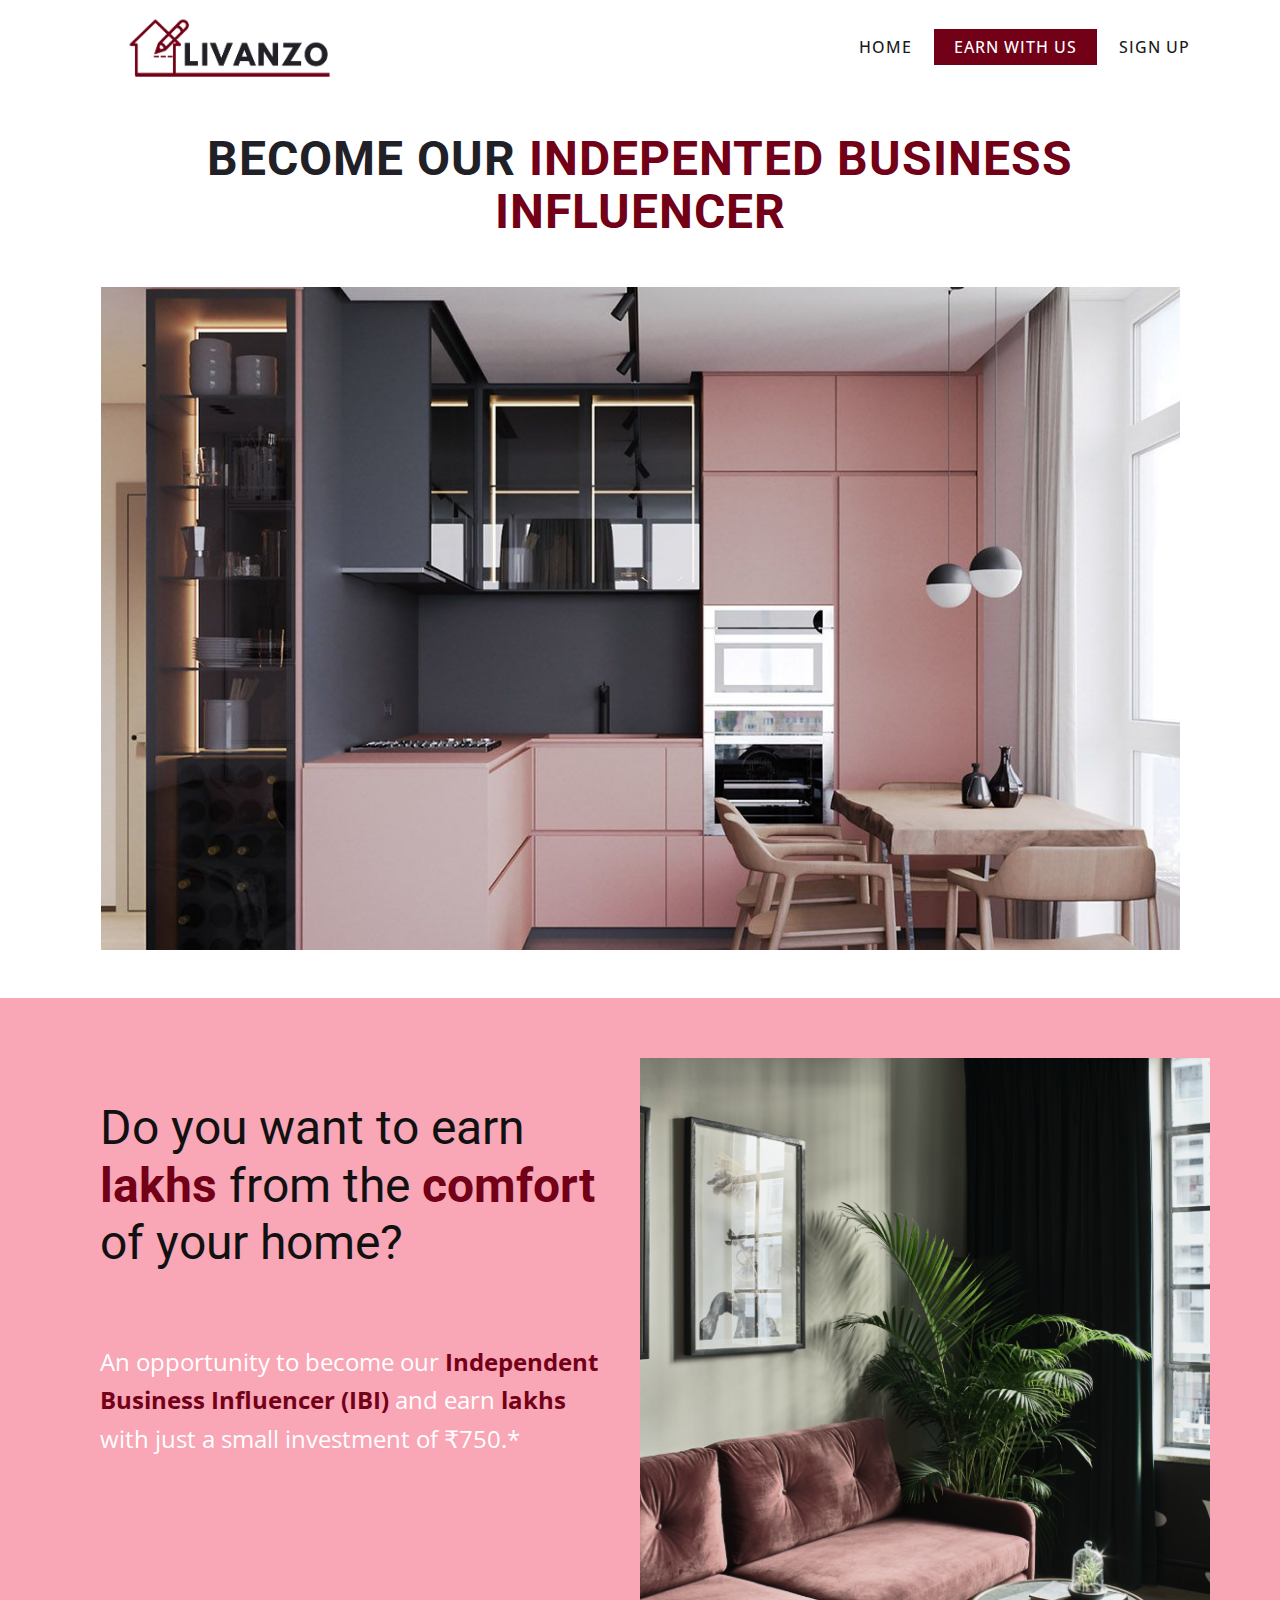
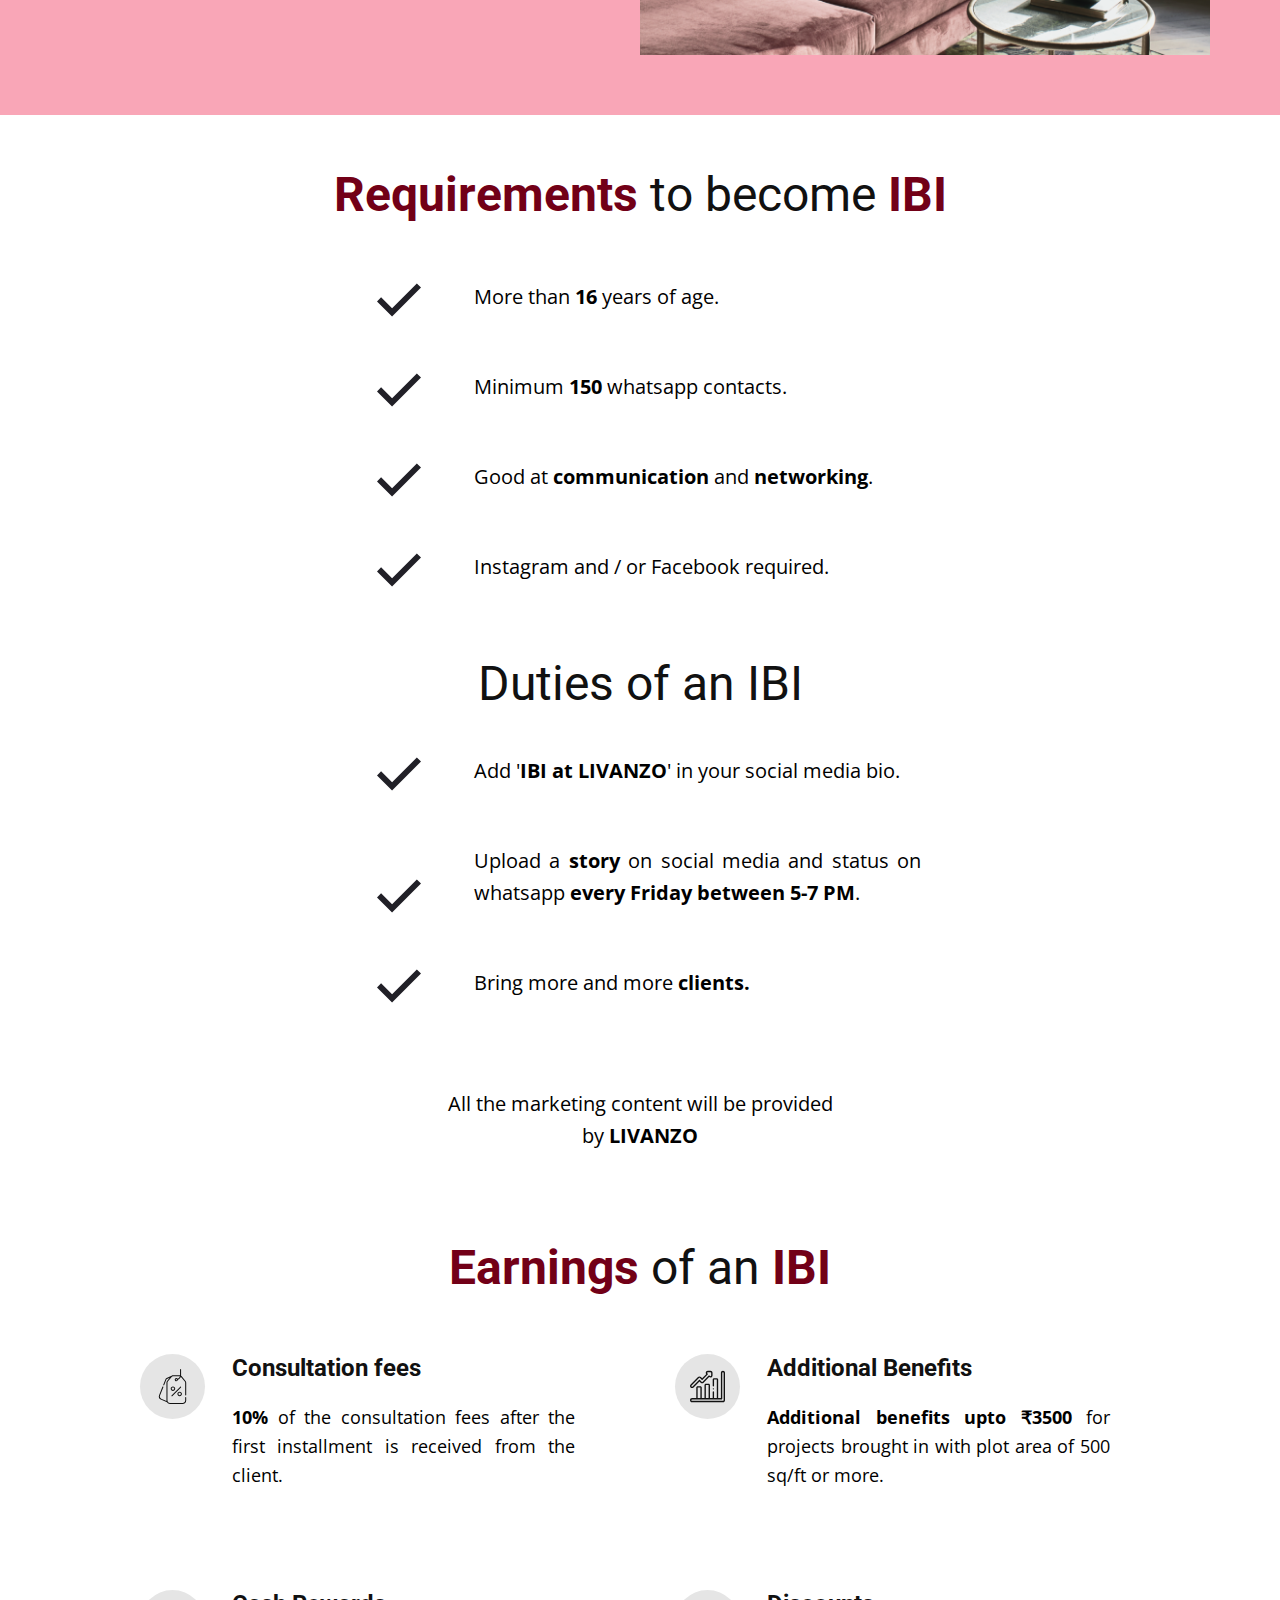
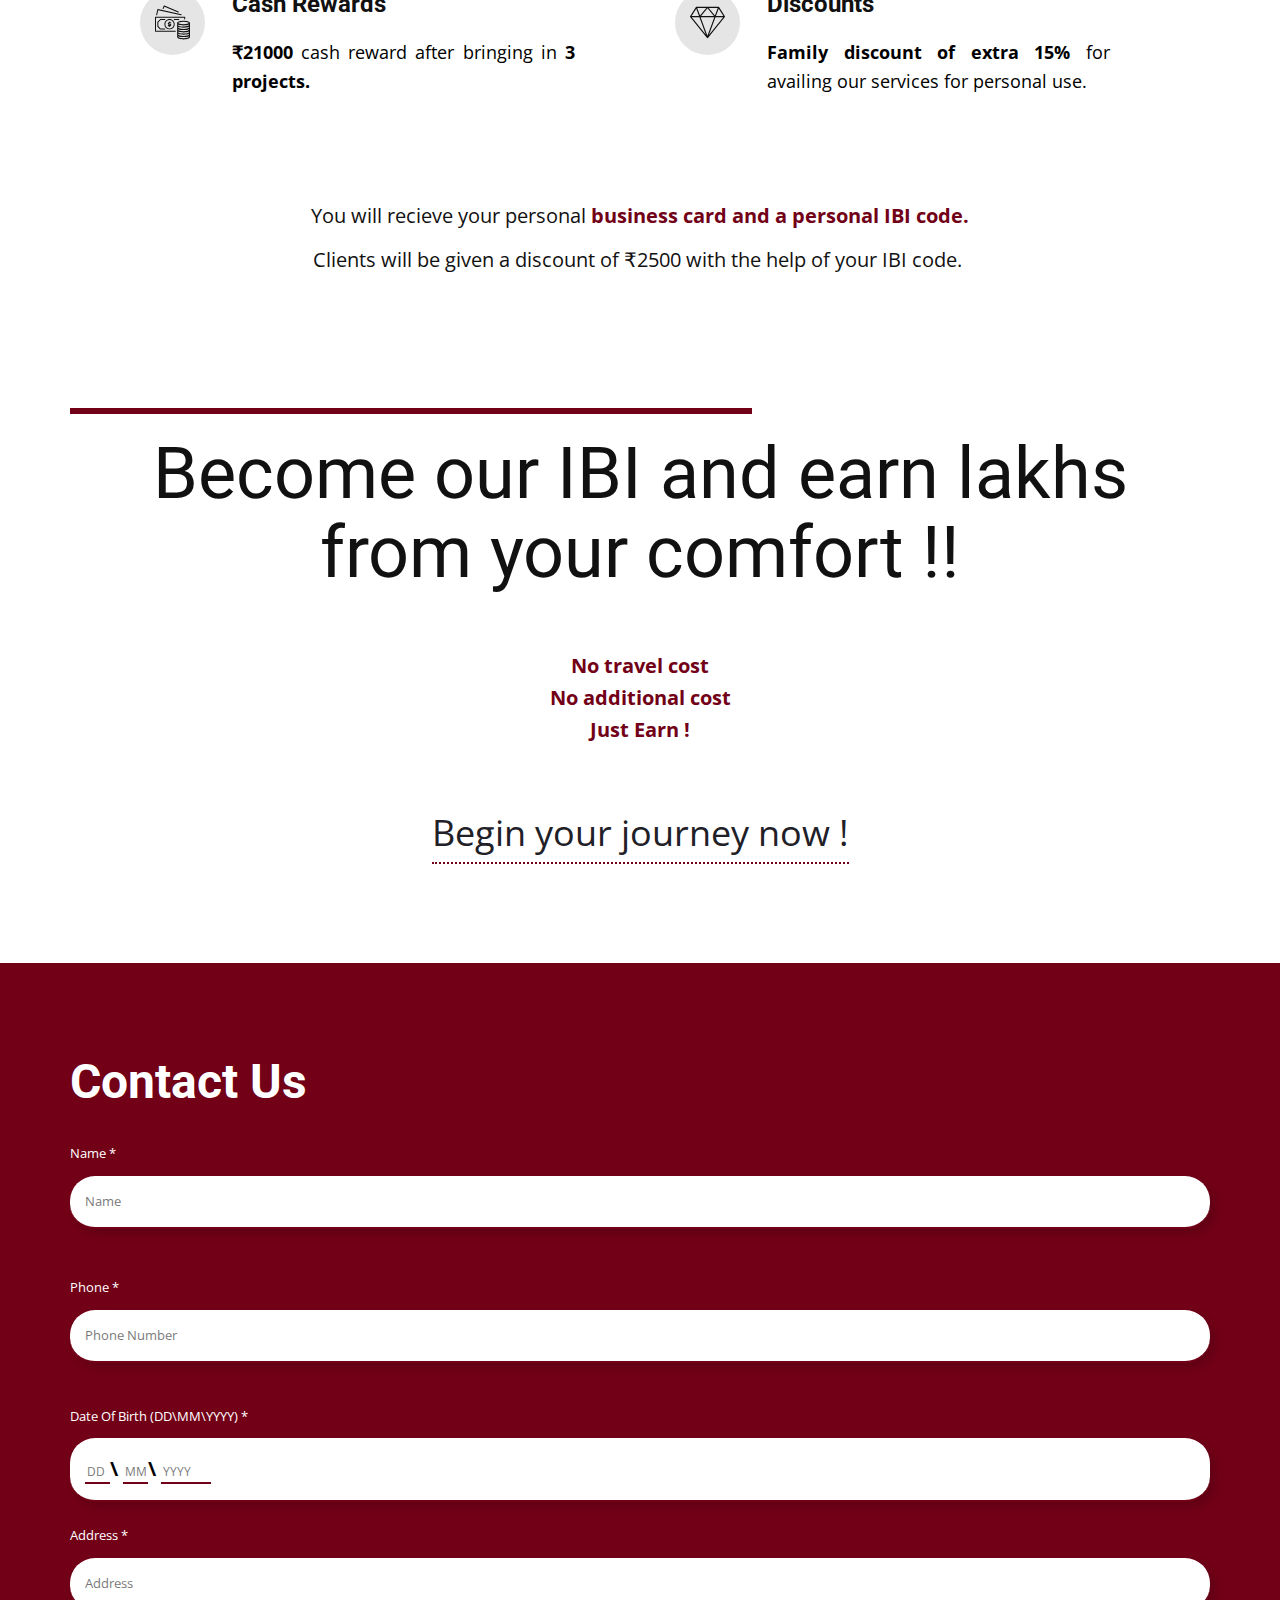
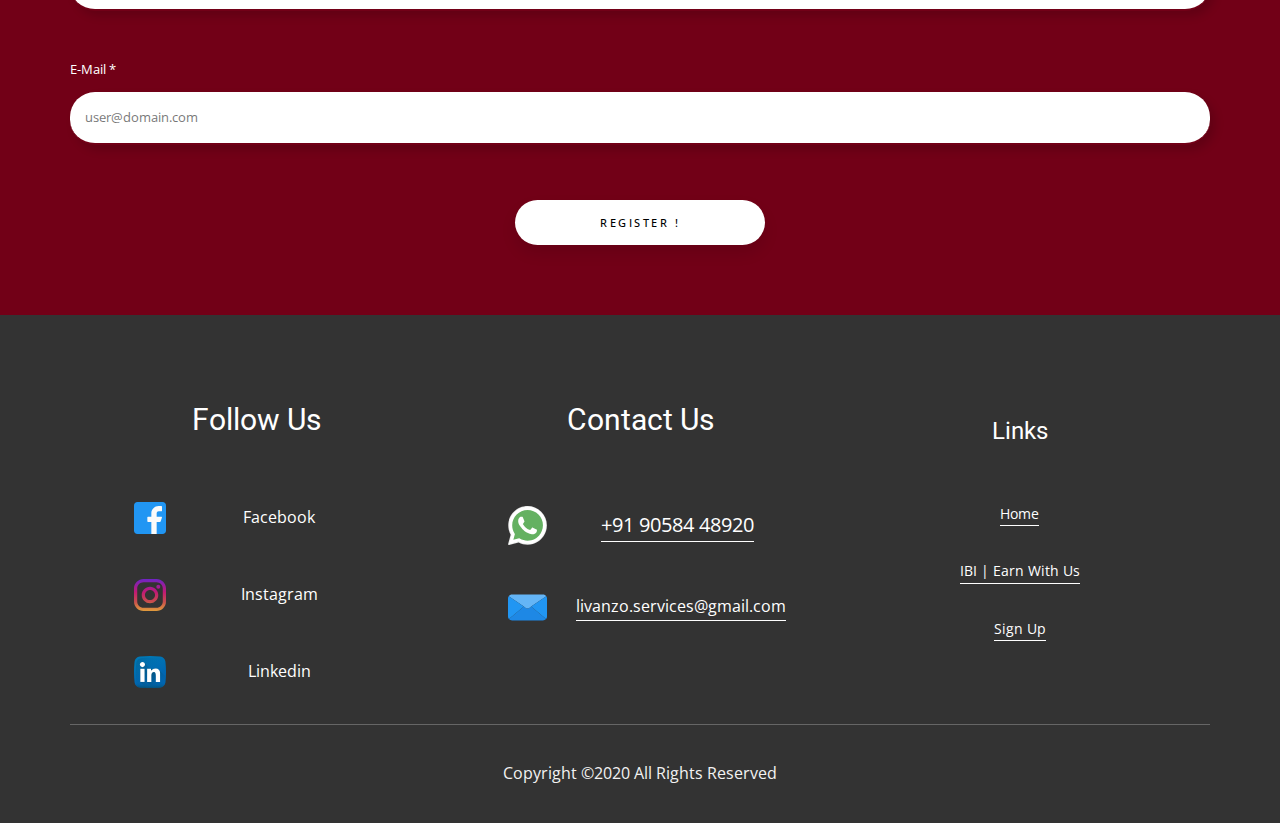
<file: Earn-with-Us.html>
<!DOCTYPE html>
<html style="font-size: 16px;" lang="en-IN">
  <head>
    <meta name="viewport" content="width=device-width, initial-scale=1.0">
    <meta charset="utf-8">
    <meta name="keywords" content="Livanzo, Earn from home, make money, IBI , Work from home, Independent Bussiness Influencer">
    <meta name="description" content="Become our IBI to earn passive income worth lakhs by sitting at your comfort and working in a 20-minute-work-week.">
    <meta name="page_type" content="np-template-header-footer-from-plugin">
    <title>Earn Passive Income at your Comfort | Livanzo</title>
    <link rel="stylesheet" href="nicepage.css" media="screen">
<link rel="stylesheet" href="Earn-with-Us.css" media="screen">
    <script class="u-script" type="text/javascript" src="jquery.js" defer=""></script>
    <script class="u-script" type="text/javascript" src="nicepage.js" defer=""></script>
    <meta name="generator" content="Nicepage 2.25.0, nicepage.com">
    <meta name="”robots”" content="index, follow">
    <link rel="icon" href="images/favicon1.png">    
    <link id="u-theme-google-font" rel="stylesheet" href="https://fonts.googleapis.com/css?family=Roboto:100,100i,300,300i,400,400i,500,500i,700,700i,900,900i|Open+Sans:300,300i,400,400i,600,600i,700,700i,800,800i">
    <script type="application/ld+json">{
		"@context": "http://schema.org",
		"@type": "Organization",
		"name": "Livanzo",
		"url": "index.html",
		"logo": "images/OriginalsizeLIVANZOLOGOcrop.png"
}</script>
    <meta property="og:title" content="Earn Passive Income at your Comfort | Livanzo">
    <meta property="og:type" content="website">
    <meta property="og:description" content="Become our IBI to earn passive income worth lakhs by sitting at your comfort and working in a 20-minute-work-week.">
    <meta name="theme-color" content="#212027">
    <link rel="canonical" href="index.html">
    <meta property="og:url" content="index.html">
  </head>
  <body class="u-body u-overlap u-overlap-contrast"><header class="u-clearfix u-header u-white u-header" id="sec-6042"><div class="u-clearfix u-sheet u-sheet-1">
        <a href="Home.html" class="u-image u-logo u-image-1" title="Livanzo">
          <img src="images/OriginalsizeLIVANZOLOGOcrop.png" class="u-logo-image u-logo-image-1" data-image-width="243.1555">
        </a>
        <nav class="u-menu u-menu-dropdown u-menu-open-right u-offcanvas u-menu-1" data-responsive-from="MD">
          <div class="menu-collapse" style="font-size: 1rem; letter-spacing: 0; text-transform: uppercase; font-weight: 500;">
            <a class="u-active-palette-2-base u-button-style u-custom-active-border-color u-custom-border u-custom-borders u-custom-hover-border-color u-custom-left-right-menu-spacing u-custom-padding-bottom u-custom-text-color u-custom-text-hover-color u-custom-top-bottom-menu-spacing u-hover-grey-40 u-nav-link u-text-active-white u-text-body-color u-text-hover-palette-2-base" href="#">
              <svg><use xmlns:xlink="http://www.w3.org/1999/xlink" xlink:href="#menu-hamburger"></use></svg>
              <svg version="1.1" xmlns="http://www.w3.org/2000/svg" xmlns:xlink="http://www.w3.org/1999/xlink"><defs><symbol id="menu-hamburger" viewBox="0 0 16 16" style="width: 16px; height: 16px;"><rect y="1" width="16" height="2"></rect><rect y="7" width="16" height="2"></rect><rect y="13" width="16" height="2"></rect>
</symbol>
</defs></svg>
            </a>
          </div>
          <div class="u-custom-menu u-nav-container">
            <ul class="u-nav u-spacing-2 u-unstyled u-nav-1"><li class="u-nav-item"><a class="u-active-palette-2-base u-border-active-palette-1-base u-border-hover-palette-1-base u-border-no-left u-border-no-right u-border-no-top u-button-style u-hover-grey-40 u-nav-link u-text-active-white u-text-grey-90 u-text-hover-white" href="Home.html" style="padding: 10px 20px;">Home</a>
</li><li class="u-nav-item"><a class="u-active-palette-2-base u-border-active-palette-1-base u-border-hover-palette-1-base u-border-no-left u-border-no-right u-border-no-top u-button-style u-hover-grey-40 u-nav-link u-text-active-white u-text-grey-90 u-text-hover-white" href="Earn-with-Us.html" style="padding: 10px 20px;">Earn with Us</a>
</li><li class="u-nav-item"><a class="u-active-palette-2-base u-border-active-palette-1-base u-border-hover-palette-1-base u-border-no-left u-border-no-right u-border-no-top u-button-style u-hover-grey-40 u-nav-link u-text-active-white u-text-grey-90 u-text-hover-white" href="Sign-Up.html" style="padding: 10px 20px;">Sign Up</a>
</li></ul>
          </div>
          <div class="u-custom-menu u-nav-container-collapse">
            <div class="u-black u-border-2 u-border-black u-container-style u-inner-container-layout u-opacity u-opacity-90 u-sidenav">
              <div class="u-menu-close"></div>
              <ul class="u-align-center u-nav u-popupmenu-items u-spacing-0 u-unstyled u-nav-2"><li class="u-nav-item"><a class="u-button-style u-nav-link" href="Home.html" style="padding: 10px;">Home</a>
</li><li class="u-nav-item"><a class="u-button-style u-nav-link" href="Earn-with-Us.html" style="padding: 10px;">Earn with Us</a>
</li><li class="u-nav-item"><a class="u-button-style u-nav-link" href="Sign-Up.html" style="padding: 10px;">Sign Up</a>
</li></ul>
            </div>
            <div class="u-black u-menu-overlay u-opacity u-opacity-65"></div>
          </div>
        </nav>
      </div></header>
    <section class="u-align-center u-clearfix u-section-1" id="carousel_5f55">
      <div class="u-clearfix u-sheet u-sheet-1">
        <h1 class="u-align-center u-text u-text-palette-2-base u-text-1">
          <font class="u-text-palette-1-base">Become our</font> indepented business influencer
        </h1>
        <img src="images/Interior_Design_Pink_Grey.jpg" alt="" class="u-expanded-width-sm u-image u-image-default u-image-1" data-image-width="1200" data-image-height="1569">
      </div>
    </section>
    <section class="u-clearfix u-palette-2-light-2 u-section-2" id="carousel_b22e">
      <div class="u-clearfix u-sheet u-valign-middle-md u-valign-middle-sm u-sheet-1">
        <div class="u-clearfix u-expanded-width u-layout-wrap u-layout-wrap-1">
          <div class="u-layout">
            <div class="u-layout-row">
              <div class="u-container-style u-layout-cell u-left-cell u-size-30 u-layout-cell-1">
                <div class="u-container-layout u-valign-top-lg u-valign-top-md u-valign-top-sm u-valign-top-xs u-container-layout-1">
                  <h3 class="u-text u-text-1">Do you want to earn <font class="u-text-palette-2-dark-1"><b>lakhs</b>
                    </font>
                    <font class="u-text-palette-2-light-2"></font>from
the <font class="u-text-palette-2-dark-1" style=""><b>comfort </b>
                    </font>of your home?&nbsp;
                  </h3>
                  <p class="u-text u-text-2">An opportunity to become our <font class="u-text-palette-2-base"><b>Independent Business Influencer
(IBI)</b>
                    </font> and earn <font class="u-text-palette-2-base"><b>lakhs</b>
                    </font> with just a
small investment of ₹750.*
                  </p>
                </div>
              </div>
              <div class="u-container-style u-effect-hover-zoom u-layout-cell u-right-cell u-size-30 u-layout-cell-2">
                <div class="u-background-effect u-expanded">
                  <div class="u-background-effect-image u-expanded u-image u-image-1"></div>
                </div>
                <div class="u-container-layout u-container-layout-2"></div>
              </div>
            </div>
          </div>
        </div>
      </div>
    </section>
    <section class="u-clearfix u-section-3" id="sec-d2b6">
      <div class="u-clearfix u-sheet u-sheet-1">
        <h1 class="u-align-center u-text u-text-1"><b>
            <font class="u-text-palette-2-base">Requirements </font></b>to become <b>
            <font class="u-text-palette-2-base">IBI</font></b>
        </h1>
        <div class="u-expanded-width-xs u-list u-repeater u-list-1">
          <div class="u-align-justify-lg u-align-justify-md u-align-justify-sm u-align-justify-xl u-align-left-xs u-container-style u-list-item u-repeater-item">
            <div class="u-container-layout u-similar-container u-container-layout-1">
              <p class="u-text u-text-black u-text-2">More than <b>16 </b>years of age.
              </p>
              <span class="u-icon u-icon-circle u-text-palette-1-base u-icon-1">
                <svg class="u-svg-link" preserveAspectRatio="xMidYMin slice" viewBox="0 0 515.556 515.556" style=""><use xmlns:xlink="http://www.w3.org/1999/xlink" xlink:href="#svg-c319"></use></svg>
                <svg xmlns="http://www.w3.org/2000/svg" id="svg-c319" enable-background="new 0 0 515.556 515.556" viewBox="0 0 515.556 515.556" class="u-svg-content"><path d="m0 274.226 176.549 176.886 339.007-338.672-48.67-47.997-290.337 290-128.553-128.552z"></path></svg>
              </span>
            </div>
          </div>
          <div class="u-align-justify-lg u-align-justify-md u-align-justify-sm u-align-justify-xl u-align-left-xs u-container-style u-list-item u-repeater-item">
            <div class="u-container-layout u-similar-container u-container-layout-2">
              <p class="u-text u-text-black u-text-3">Minimum <b>150 </b>whatsapp contacts. 
              </p>
              <span class="u-icon u-icon-circle u-text-palette-1-base u-icon-2">
                <svg class="u-svg-link" preserveAspectRatio="xMidYMin slice" viewBox="0 0 515.556 515.556" style=""><use xmlns:xlink="http://www.w3.org/1999/xlink" xlink:href="#svg-c319"></use></svg>
                <svg xmlns="http://www.w3.org/2000/svg" id="svg-c319" enable-background="new 0 0 515.556 515.556" viewBox="0 0 515.556 515.556" class="u-svg-content"><path d="m0 274.226 176.549 176.886 339.007-338.672-48.67-47.997-290.337 290-128.553-128.552z"></path></svg>
              </span>
            </div>
          </div>
          <div class="u-align-justify-lg u-align-justify-md u-align-justify-sm u-align-justify-xl u-align-left-xs u-container-style u-list-item u-repeater-item">
            <div class="u-container-layout u-similar-container u-container-layout-3">
              <p class="u-text u-text-black u-text-4">Good at <b>communication </b>and <b>networking</b>. 
              </p>
              <span class="u-icon u-icon-circle u-text-palette-1-base u-icon-3">
                <svg class="u-svg-link" preserveAspectRatio="xMidYMin slice" viewBox="0 0 515.556 515.556" style=""><use xmlns:xlink="http://www.w3.org/1999/xlink" xlink:href="#svg-c319"></use></svg>
                <svg xmlns="http://www.w3.org/2000/svg" id="svg-c319" enable-background="new 0 0 515.556 515.556" viewBox="0 0 515.556 515.556" class="u-svg-content"><path d="m0 274.226 176.549 176.886 339.007-338.672-48.67-47.997-290.337 290-128.553-128.552z"></path></svg>
              </span>
            </div>
          </div>
          <div class="u-align-justify-lg u-align-justify-md u-align-justify-sm u-align-justify-xl u-align-left-xs u-container-style u-list-item u-repeater-item">
            <div class="u-container-layout u-similar-container u-container-layout-4">
              <p class="u-text u-text-black u-text-5">Instagram and / or Facebook required.</p>
              <span class="u-icon u-icon-circle u-text-palette-1-base u-icon-4">
                <svg class="u-svg-link" preserveAspectRatio="xMidYMin slice" viewBox="0 0 515.556 515.556" style=""><use xmlns:xlink="http://www.w3.org/1999/xlink" xlink:href="#svg-492c"></use></svg>
                <svg xmlns="http://www.w3.org/2000/svg" id="svg-492c" enable-background="new 0 0 515.556 515.556" viewBox="0 0 515.556 515.556" class="u-svg-content"><path d="m0 274.226 176.549 176.886 339.007-338.672-48.67-47.997-290.337 290-128.553-128.552z"></path></svg>
              </span>
            </div>
          </div>
        </div>
        <h1 class="u-align-center u-text u-text-6">Duties of an IBI </h1>
        <div class="u-expanded-width-sm u-list u-repeater u-list-2">
          <div class="u-align-justify-lg u-align-justify-md u-align-justify-sm u-align-justify-xl u-align-left-xs u-container-style u-list-item u-repeater-item">
            <div class="u-container-layout u-similar-container u-valign-top-sm u-container-layout-5">
              <p class="u-text u-text-black u-text-7">Add '<b>IBI at LIVANZO</b>' in your social
media bio. 
              </p>
              <span class="u-icon u-icon-circle u-text-palette-1-base u-icon-5">
                <svg class="u-svg-link" preserveAspectRatio="xMidYMin slice" viewBox="0 0 515.556 515.556" style=""><use xmlns:xlink="http://www.w3.org/1999/xlink" xlink:href="#svg-188d"></use></svg>
                <svg xmlns="http://www.w3.org/2000/svg" id="svg-188d" enable-background="new 0 0 515.556 515.556" viewBox="0 0 515.556 515.556" class="u-svg-content"><path d="m0 274.226 176.549 176.886 339.007-338.672-48.67-47.997-290.337 290-128.553-128.552z"></path></svg>
              </span>
            </div>
          </div>
          <div class="u-align-justify-lg u-align-justify-md u-align-justify-sm u-align-justify-xl u-align-left-xs u-container-style u-list-item u-repeater-item">
            <div class="u-container-layout u-similar-container u-valign-top-sm u-container-layout-6">
              <p class="u-text u-text-black u-text-8">Upload a <b>story </b>on social media and
status on whatsapp <b>every Friday
between 5-7 PM</b>. 
              </p>
              <span class="u-icon u-icon-circle u-text-palette-1-base u-icon-6">
                <svg class="u-svg-link" preserveAspectRatio="xMidYMin slice" viewBox="0 0 515.556 515.556" style=""><use xmlns:xlink="http://www.w3.org/1999/xlink" xlink:href="#svg-d9e2"></use></svg>
                <svg xmlns="http://www.w3.org/2000/svg" id="svg-d9e2" enable-background="new 0 0 515.556 515.556" viewBox="0 0 515.556 515.556" class="u-svg-content"><path d="m0 274.226 176.549 176.886 339.007-338.672-48.67-47.997-290.337 290-128.553-128.552z"></path></svg>
              </span>
            </div>
          </div>
          <div class="u-align-justify-lg u-align-justify-md u-align-justify-sm u-align-justify-xl u-align-left-xs u-container-style u-list-item u-repeater-item">
            <div class="u-container-layout u-similar-container u-valign-top-sm u-container-layout-7">
              <p class="u-text u-text-black u-text-9">Bring more and more <b>clients.</b>
              </p>
              <span class="u-icon u-icon-circle u-text-palette-1-base u-icon-7">
                <svg class="u-svg-link" preserveAspectRatio="xMidYMin slice" viewBox="0 0 515.556 515.556" style=""><use xmlns:xlink="http://www.w3.org/1999/xlink" xlink:href="#svg-5ee2"></use></svg>
                <svg xmlns="http://www.w3.org/2000/svg" id="svg-5ee2" enable-background="new 0 0 515.556 515.556" viewBox="0 0 515.556 515.556" class="u-svg-content"><path d="m0 274.226 176.549 176.886 339.007-338.672-48.67-47.997-290.337 290-128.553-128.552z"></path></svg>
              </span>
            </div>
          </div>
        </div>
        <p class="u-align-center u-text u-text-black u-text-10">All the marketing content will be provided by <b>LIVANZO</b>
        </p>
      </div>
    </section>
    <section class="u-align-center u-clearfix u-section-4" id="sec-3907">
      <div class="u-clearfix u-sheet u-sheet-1">
        <h1 class="u-text u-text-default u-text-1">
          <font class="u-text-palette-2-base"><b>Earnings </b>
          </font>of an <font class="u-text-palette-2-base"><b>IBI</b>
          </font>
        </h1>
        <div class="u-expanded-width-lg u-expanded-width-md u-expanded-width-sm u-expanded-width-xs u-list u-repeater u-list-1">
          <div class="u-container-style u-list-item u-repeater-item">
            <div class="u-container-layout u-similar-container u-valign-top-sm u-valign-top-xs u-container-layout-1">
              <span class="u-grey-10 u-icon u-icon-circle u-spacing-15 u-icon-1">
                <svg class="u-svg-link" preserveAspectRatio="xMidYMin slice" viewBox="0 0 512 512" style=""><use xmlns:xlink="http://www.w3.org/1999/xlink" xlink:href="#svg-d95e"></use></svg>
                <svg xmlns="http://www.w3.org/2000/svg" xmlns:xlink="http://www.w3.org/1999/xlink" version="1.1" xml:space="preserve" class="u-svg-content" viewBox="0 0 512 512" id="svg-d95e"><g><path d="m449.068 388c4.142 0 7.5-3.358 7.5-7.5v-180c0-8.952-3.489-18.109-9.824-25.784l-55.623-67.394c-2.914-3.531-6.264-6.507-9.902-8.877.223-2.292.35-4.607.35-6.944v-84c0-4.142-3.358-7.5-7.5-7.5s-7.5 3.358-7.5 7.5c0 0-.015 84.715-.021 85.073-2.134-.378-4.3-.573-6.479-.573h-97c-6.829 0-13.523 1.916-19.516 5.437-.259.093-.516.197-.768.32l-73.111 35.612c-8.1 4.063-14.577 10.878-18.24 19.189-.04.091-.078.182-.114.274l-30.228 76.672c-1.519 3.854.373 8.209 4.227 9.729.903.356 1.833.524 2.749.524 2.99 0 5.816-1.801 6.979-4.751l30.169-76.524c2.269-5.069 6.236-9.222 11.105-11.666l38.628-18.815-38.556 46.715c-5.773 6.994-8.824 15.911-8.824 25.785v259c0 3.016.265 5.969.746 8.847l-77.282-34.244c-17.458-7.735-25.37-28.282-17.634-45.802.033-.076.065-.153.097-.229l48.883-121.484c1.546-3.843-.315-8.211-4.158-9.758-3.845-1.546-8.211.316-9.758 4.158l-48.84 121.371c-10.982 25.05.362 54.392 25.333 65.456l90.624 40.156c.111.049.224.085.336.128 9.198 14.372 25.1 23.899 43.153 23.899h185c28.458 0 52.5-24.042 52.5-52.5v-44c0-4.142-3.358-7.5-7.5-7.5s-7.5 3.358-7.5 7.5v44c0 20.327-17.173 37.5-37.5 37.5h-185c-20.126 0-36.5-16.822-36.5-37.5v-259c0-6.438 1.814-11.901 5.393-16.236l55.623-67.394c5.177-6.272 12.279-9.87 19.484-9.87h97c1.413 0 2.821.143 4.212.413-4.695 16.011-16.325 29.371-32.03 36.066-4.107-6.869-11.615-11.479-20.183-11.479-12.958 0-23.5 10.542-23.5 23.5s10.542 23.5 23.5 23.5c11.983 0 21.893-9.018 23.318-20.623 20.199-7.64 35.473-23.828 42.278-43.587.653.657 1.285 1.348 1.889 2.08l55.623 67.395c4.122 4.994 6.393 10.76 6.393 16.236v180c-.001 4.141 3.357 7.499 7.499 7.499zm-137-224c-4.687 0-8.5-3.813-8.5-8.5s3.813-8.5 8.5-8.5 8.5 3.813 8.5 8.5-3.813 8.5-8.5 8.5z"></path><path d="m247.068 399c1.919 0 3.839-.732 5.303-2.197l128-128c2.929-2.929 2.929-7.678 0-10.606-2.929-2.929-7.678-2.929-10.606 0l-128 128c-4.782 4.457-1.113 13.03 5.303 12.803z"></path><path d="m263.068 320c17.92 0 32.5-14.58 32.5-32.5s-14.58-32.5-32.5-32.5h-1c-17.92 0-32.5 14.58-32.5 32.5s14.58 32.5 32.5 32.5zm-18.5-32.5c0-9.649 7.851-17.5 17.5-17.5h1c9.649 0 17.5 7.851 17.5 17.5s-7.851 17.5-17.5 17.5h-1c-9.649 0-17.5-7.851-17.5-17.5z"></path><path d="m360.068 399h1c17.92 0 32.5-14.58 32.5-32.5s-14.58-32.5-32.5-32.5h-1c-17.92 0-32.5 14.58-32.5 32.5s14.58 32.5 32.5 32.5zm0-50h1c9.649 0 17.5 7.851 17.5 17.5s-7.851 17.5-17.5 17.5h-1c-9.649 0-17.5-7.851-17.5-17.5s7.851-17.5 17.5-17.5z"></path>
</g></svg>
              </span>
              <div class="u-align-center-sm u-align-center-xs u-container-style u-group u-group-1">
                <div class="u-container-layout u-valign-top u-container-layout-2">
                  <h5 class="u-text u-text-2">Consultation fees</h5>
                  <p class="u-align-justify-lg u-align-justify-md u-align-justify-xl u-text u-text-black u-text-3"><b>10%</b> of the consultation fees after
the first installment is received
from the client. 
                  </p>
                </div>
              </div>
            </div>
          </div>
          <div class="u-container-style u-list-item u-repeater-item">
            <div class="u-container-layout u-similar-container u-valign-top-sm u-valign-top-xs u-container-layout-3">
              <span class="u-grey-10 u-icon u-icon-circle u-spacing-15 u-icon-2">
                <svg class="u-svg-link" preserveAspectRatio="xMidYMin slice" viewBox="0 0 511.999 511.999" style=""><use xmlns:xlink="http://www.w3.org/1999/xlink" xlink:href="#svg-0068"></use></svg>
                <svg xmlns="http://www.w3.org/2000/svg" xmlns:xlink="http://www.w3.org/1999/xlink" version="1.1" xml:space="preserve" class="u-svg-content" viewBox="0 0 511.999 511.999" id="svg-0068"><g><g><path d="m30.444 277.899c8.144 0 15.8-3.172 21.558-8.93l86.644-86.644 17.372 17.371c5.758 5.759 13.414 8.931 21.558 8.931s15.8-3.172 21.558-8.93l80.988-80.989c5.298 4.266 11.973 6.686 19.106 6.686 16.812 0 30.488-13.677 30.488-30.488v-38.417c0-16.812-13.677-30.489-30.488-30.489h-38.417c-16.812 0-30.489 13.678-30.489 30.489 0 7.134 2.42 13.808 6.686 19.105l-59.432 59.431-17.372-17.372c-11.888-11.886-31.228-11.886-43.115 0l-107.862 107.862v.001c-5.884 5.884-9.16 13.617-9.226 21.774-.065 8.185 3.091 15.884 8.887 21.679 5.758 5.759 13.414 8.93 21.556 8.93zm-7.075-38.243 107.86-107.86c4.09-4.088 10.743-4.088 14.831 0l24.443 24.443c3.906 3.904 10.236 3.904 14.143 0l74.258-74.258c2.284-2.285 3.324-5.532 2.792-8.72-.532-3.187-2.572-5.92-5.476-7.338-3.639-1.776-5.899-5.392-5.899-9.435 0-5.784 4.705-10.489 10.489-10.489h38.417c5.783 0 10.488 4.705 10.488 10.489v38.417c0 5.783-4.705 10.488-10.488 10.488-4.044 0-7.659-2.261-9.436-5.899-1.418-2.903-4.151-4.943-7.338-5.476-3.182-.53-6.435.507-8.72 2.792l-88.744 88.745c-1.98 1.98-4.614 3.071-7.415 3.071s-5.435-1.091-7.415-3.072l-24.443-24.442c-3.906-3.904-10.236-3.904-14.143 0l-93.715 93.715c-1.98 1.98-4.613 3.071-7.415 3.071-2.801 0-5.434-1.091-7.415-3.072-1.976-1.976-3.052-4.596-3.029-7.377.024-2.875 1.221-5.642 3.37-7.793z"></path><path d="m481.999 26c-16.542 0-30 13.458-30 30v369.999h-40.002v-272.25c0-11.028-8.972-20-20-20h-40.001c-11.028 0-20 8.972-20 20v91.121c0 5.522 4.478 10 10 10s10-4.478 10-10v-91.121h40.001v272.25h-40.001v-91.129c0-5.522-4.478-10-10-10s-10 4.478-10 10v91.129h-39.999v-192c0-11.028-8.972-20-20-20h-40.001c-11.028 0-20 8.972-20 20v192h-39.999v-155.25c0-11.028-8.972-20-20-20h-40c-11.028 0-20.001 8.972-20.001 20v155.25h-61.996c-16.542 0-30 13.458-30 30s13.458 30 30 30h451.999c16.542 0 30-13.458 30-30v-399.999c0-16.542-13.458-30-30-30zm-250.003 207.999h40.001v192h-40.001zm-119.999 36.75h40v155.25h-40.001zm380.002 185.25c0 5.514-4.486 10-10 10h-451.999c-5.514 0-10-4.486-10-10s4.486-10 10-10h431.999c5.522 0 10-4.478 10-10v-379.999c0-5.514 4.486-10 10-10s10 4.486 10 10z"></path><path d="m341.996 299.874c5.522 0 10-4.478 10-10v-.008c0-5.522-4.478-9.996-10-9.996s-10 4.481-10 10.004 4.478 10 10 10z"></path>
</g>
</g></svg>
              </span>
              <div class="u-align-center-sm u-align-center-xs u-container-style u-group u-video-cover u-group-2">
                <div class="u-container-layout u-valign-top u-container-layout-4">
                  <h5 class="u-text u-text-default u-text-4">Additional Benefits</h5>
                  <p class="u-align-justify-lg u-align-justify-md u-align-justify-xl u-text u-text-black u-text-default u-text-5"><b>Additional benefits upto&nbsp;</b><b>₹3500</b> for projects brought in with plot
area of 500 sq/ft or more. 
                  </p>
                </div>
              </div>
            </div>
          </div>
          <div class="u-container-style u-list-item u-repeater-item">
            <div class="u-container-layout u-similar-container u-valign-top-sm u-valign-top-xs u-container-layout-5">
              <span class="u-grey-10 u-icon u-icon-circle u-spacing-15 u-icon-3">
                <svg class="u-svg-link" preserveAspectRatio="xMidYMin slice" viewBox="0 0 478.856 478.856" style=""><use xmlns:xlink="http://www.w3.org/1999/xlink" xlink:href="#svg-b02a"></use></svg>
                <svg xmlns="http://www.w3.org/2000/svg" xmlns:xlink="http://www.w3.org/1999/xlink" version="1.1" xml:space="preserve" class="u-svg-content" viewBox="0 0 478.856 478.856" x="0px" y="0px" id="svg-b02a" style="enable-background:new 0 0 478.856 478.856;"><g><g><path d="M406.872,160.017c-0.005,0-0.011,0-0.016,0h-400c-3.782-0.004-6.852,3.058-6.856,6.84c0,0.005,0,0.011,0,0.016v192    c-0.004,3.782,3.058,6.852,6.84,6.856c0.005,0,0.011,0,0.016,0h272c3.786,0,6.856-3.07,6.856-6.856    c0-3.786-3.07-6.856-6.856-6.856H13.712V173.729H400v17.144c-0.004,3.782,3.058,6.852,6.84,6.856c0.005,0,0.011,0,0.016,0    c3.782,0.004,6.852-3.058,6.856-6.84c0-0.005,0-0.011,0-0.016v-24C413.716,163.091,410.654,160.022,406.872,160.017z"></path>
</g>
</g><g><g><path d="M360.36,128.185l-320-72c-1.776-0.397-3.637-0.075-5.176,0.896c-1.537,0.979-2.624,2.526-3.024,4.304l-16,72    c-0.822,3.698,1.51,7.362,5.208,8.184c3.698,0.822,7.362-1.51,8.184-5.208l14.504-65.288l313.296,70.488    c0.496,0.115,1.003,0.172,1.512,0.168c3.786-0.007,6.85-3.082,6.844-6.868C365.702,131.66,363.482,128.89,360.36,128.185z"></path>
</g>
</g><g><g><path d="M321.504,88.513l-192-80c-3.337-1.391-7.182,0.038-8.8,3.272l-16,32c-1.807,3.342-0.563,7.517,2.78,9.324    c3.342,1.807,7.517,0.563,9.324-2.78c0.071-0.131,0.138-0.265,0.2-0.401v0.016l13.128-26.272l186.072,77.528    c3.504,1.462,7.53-0.192,8.992-3.696C326.662,94.002,325.008,89.976,321.504,88.513z"></path>
</g>
</g><g><g><path d="M326.352,192.017h-63.496c-3.786,0-6.856,3.07-6.856,6.856c0,3.786,3.07,6.856,6.856,6.856h63.496    c3.786,0,6.856-3.07,6.856-6.856S330.138,192.017,326.352,192.017z"></path>
</g>
</g><g><g><path d="M198.856,192.473c-38.881,0-70.4,31.519-70.4,70.4c0.04,38.864,31.536,70.36,70.4,70.4c38.881,0,70.4-31.519,70.4-70.4    S237.737,192.473,198.856,192.473z M198.856,320.473c-31.812,0-57.6-25.788-57.6-57.6c0.035-31.797,25.803-57.565,57.6-57.6    c31.812,0,57.6,25.788,57.6,57.6C256.456,294.685,230.668,320.473,198.856,320.473z"></path>
</g>
</g><g><g><path d="M390.856,214.873c-42.4,0-88,10.016-88,32v192c0,21.984,45.6,32,88,32c42.4,0,88-10.016,88-32v-192    C478.856,224.889,433.256,214.873,390.856,214.873z M462.856,438.753c-1.208,4.44-25.2,16.12-72,16.12s-70.792-11.68-72-16    v-12.576c17.024,8.576,45.144,12.576,72,12.576c26.856,0,54.984-4.04,72-12.584V438.753z M462.856,406.753    c-1.208,4.44-25.2,16.12-72,16.12s-70.792-11.68-72-16v-12.576c17.024,8.576,45.144,12.576,72,12.576    c26.856,0,54.984-4.04,72-12.584V406.753z M462.856,374.753c-1.208,4.44-25.2,16.12-72,16.12s-70.792-11.68-72-16v-12.576    c17.024,8.576,45.144,12.576,72,12.576c26.856,0,54.984-4.04,72-12.584V374.753z M462.856,342.753    c-1.208,4.44-25.2,16.12-72,16.12s-70.792-11.68-72-16v-12.576c17.024,8.576,45.144,12.576,72,12.576    c26.856,0,54.984-4.04,72-12.584V342.753z M462.856,310.753c-1.208,4.44-25.2,16.12-72,16.12s-70.792-11.68-72-16v-12.576    c17.024,8.536,45.144,12.576,72,12.576c26.856,0,54.984-4.04,72-12.584V310.753z M462.856,278.753    c-1.208,4.44-25.2,16.12-72,16.12s-70.792-11.68-72-16v-12.576c17.024,8.536,45.144,12.576,72,12.576    c26.856,0,54.984-4.04,72-12.584V278.753z M390.856,262.873c-46.728,0-70.712-11.648-72-15.856v-0.048    c1.288-4.456,25.272-16.096,72-16.096c46.4,0,70.4,11.472,72,16C461.256,251.401,437.256,262.873,390.856,262.873z"></path>
</g>
</g><g><g><path d="M134.856,320.009H74.384l-28.672-31.36v-52l31.664-30.92h57.48c3.786,0,6.856-3.07,6.856-6.856    c0-3.786-3.07-6.856-6.856-6.856H74.592c-1.792-0.004-3.515,0.694-4.8,1.944l-35.736,34.856c-1.335,1.56-2.067,3.547-2.064,5.6    v56.896c0,1.711,0.639,3.36,1.792,4.624l32.504,35.552c1.299,1.422,3.137,2.233,5.064,2.232h63.504    c3.786,0,6.856-3.07,6.856-6.856C141.712,323.079,138.643,320.009,134.856,320.009z"></path>
</g>
</g><g><g><path d="M202.856,254.873h-8c-2.488,0-4-1.392-4-2c0-0.608,1.512-2,4-2h20c4.418,0,8-3.582,8-8s-3.582-8-8-8h-8    c0-4.418-3.582-8-8-8s-8,3.582-8,8v0.36c-8.873,1.253-15.595,8.648-16,17.6c0.573,10.489,9.507,18.548,20,18.04h8    c2.488,0,4,1.392,4,2c0,0.608-1.512,2-4,2h-20c-4.418,0-8,3.582-8,8s3.582,8,8,8h8c0,4.418,3.582,8,8,8s8-3.582,8-8v-0.36    c8.873-1.253,15.595-8.648,16-17.6C222.283,262.424,213.349,254.365,202.856,254.873z"></path>
</g>
</g></svg>
              </span>
              <div class="u-container-style u-group u-video-cover u-group-3">
                <div class="u-container-layout u-valign-top u-container-layout-6">
                  <h5 class="u-align-center-sm u-align-center-xs u-text u-text-default u-text-6">Cash Rewards</h5>
                  <p class="u-align-center-sm u-align-center-xs u-align-justify-lg u-align-justify-md u-align-justify-xl u-text u-text-black u-text-default u-text-7"><b>₹21000</b> cash reward after bringing
in <b>3 projects. </b>
                  </p>
                </div>
              </div>
            </div>
          </div>
          <div class="u-container-style u-list-item u-repeater-item">
            <div class="u-container-layout u-similar-container u-valign-top-sm u-valign-top-xs u-container-layout-7">
              <span class="u-grey-10 u-icon u-icon-circle u-spacing-15 u-icon-4">
                <svg class="u-svg-link" preserveAspectRatio="xMidYMin slice" viewBox="0 0 59.986 59.986" style=""><use xmlns:xlink="http://www.w3.org/1999/xlink" xlink:href="#svg-0575"></use></svg>
                <svg xmlns="http://www.w3.org/2000/svg" xmlns:xlink="http://www.w3.org/1999/xlink" version="1.1" xml:space="preserve" class="u-svg-content" viewBox="0 0 59.986 59.986" x="0px" y="0px" id="svg-0575" style="enable-background:new 0 0 59.986 59.986;"><path d="M59.972,20.164c0.007-0.041,0.011-0.081,0.013-0.123c0.002-0.049,0.001-0.096-0.003-0.145  c-0.004-0.042-0.01-0.082-0.02-0.123c-0.011-0.048-0.026-0.094-0.044-0.14c-0.009-0.024-0.011-0.049-0.022-0.072  c-0.008-0.017-0.022-0.03-0.031-0.047c-0.009-0.017-0.013-0.035-0.023-0.052l-10-16c-0.046-0.073-0.1-0.139-0.161-0.197  c-0.001-0.001-0.002-0.001-0.003-0.002c-0.086-0.081-0.188-0.139-0.297-0.185c-0.014-0.006-0.023-0.018-0.038-0.024  c-0.011-0.004-0.023-0.002-0.034-0.005c-0.101-0.034-0.205-0.057-0.314-0.057h-38c-0.108,0-0.211,0.023-0.31,0.056  c-0.011,0.003-0.022,0.001-0.032,0.005c-0.015,0.005-0.024,0.017-0.038,0.023c-0.104,0.043-0.202,0.099-0.287,0.175  c-0.005,0.005-0.012,0.008-0.017,0.012c-0.062,0.058-0.117,0.125-0.163,0.198l-10,16c-0.01,0.016-0.014,0.035-0.023,0.052  c-0.009,0.017-0.023,0.03-0.031,0.047c-0.011,0.023-0.013,0.048-0.023,0.072c-0.018,0.046-0.033,0.092-0.044,0.14  c-0.009,0.041-0.016,0.082-0.02,0.124C0,19.945-0.001,19.993,0.001,20.041c0.002,0.042,0.006,0.082,0.013,0.123  c0.008,0.048,0.021,0.095,0.037,0.142c0.013,0.039,0.027,0.077,0.045,0.115c0.009,0.018,0.012,0.038,0.022,0.056  c0.016,0.029,0.04,0.051,0.058,0.078c0.014,0.021,0.022,0.044,0.039,0.064l28.989,35.986c0.002,0.003,0.004,0.005,0.006,0.007  l0.005,0.007c0.003,0.004,0.008,0.005,0.011,0.009c0.082,0.099,0.184,0.174,0.295,0.234c0.03,0.016,0.058,0.03,0.089,0.043  c0.121,0.051,0.249,0.087,0.383,0.087c0.114,0,0.229-0.02,0.343-0.061c0.017-0.006,0.028-0.02,0.045-0.027  c0.051-0.021,0.091-0.055,0.137-0.084c0.076-0.048,0.147-0.098,0.206-0.163c0.014-0.015,0.035-0.022,0.048-0.038l29-36  c0.016-0.02,0.024-0.044,0.039-0.064c0.019-0.027,0.042-0.049,0.058-0.078c0.01-0.018,0.013-0.038,0.022-0.056  c0.018-0.038,0.032-0.075,0.045-0.115C59.95,20.259,59.964,20.213,59.972,20.164z M32.095,4.993h15.459l-4.86,13.045L32.095,4.993z   M40.892,18.993H19.095L29.993,5.58L40.892,18.993z M17.222,18.125L12.423,4.993h15.469L17.222,18.125z M41.593,20.993  L29.818,52.599L18.269,20.993H41.593z M49.221,6.246l7.967,12.748H44.472L49.221,6.246z M10.756,6.259l4.653,12.734H2.798  L10.756,6.259z M16.14,20.993l10.839,29.664L3.083,20.993H16.14z M32.39,51.423l11.337-30.43h13.176L32.39,51.423z"></path></svg>
              </span>
              <div class="u-container-style u-group u-video-cover u-group-4">
                <div class="u-container-layout u-valign-top u-container-layout-8">
                  <h5 class="u-align-center-sm u-align-center-xs u-text u-text-default u-text-8">Discounts</h5>
                  <p class="u-align-center-sm u-align-center-xs u-align-justify-lg u-align-justify-md u-align-justify-xl u-text u-text-black u-text-default u-text-9"><b>Family discount of extra 15%</b> for
availing our services for personal
use. 
                  </p>
                </div>
              </div>
            </div>
          </div>
        </div>
        <p class="u-align-center u-large-text u-text u-text-font u-text-variant u-text-10">You will recieve your personal <b>
            <font class="u-text-palette-2-base">business
card and a personal IBI code.</font></b>
          <br>Clients will be given a discount of ₹2500
with the help of your IBI code.&nbsp;<br>
        </p>
      </div>
    </section>
    <section class="u-align-left u-clearfix u-typography-custom-page-typography-15--Basic-Headlines u-white u-section-5" id="carousel_b069">
      <div class="u-clearfix u-sheet u-sheet-1">
        <div class="u-border-6 u-border-palette-2-base u-line u-line-horizontal u-line-1"></div>
        <h1 class="u-align-center u-text u-title u-text-1">Become our IBI and earn lakhs
from your comfort !! </h1>
        <p class="u-align-center u-text u-text-palette-2-base u-text-2">No travel cost<br>No additional cost<br>Just Earn !<br>
        </p>
        <a href="#carousel_be4a" class="u-active-none u-border-2 u-border-hover-white u-border-palette-2-base u-btn u-button-style u-hover-none u-none u-text-hover-palette-2-base u-text-palette-1-base u-btn-1">Begin your journey now !</a>
      </div>
    </section>
    <section class="u-align-left u-clearfix u-palette-2-dark-1 u-section-6" id="carousel_be4a">
      <div class="u-clearfix u-sheet u-sheet-1">
        <h4 class="u-text u-text-default u-text-1"><b>Contact Us</b>
        </h4>
        <div class="u-clearfix u-custom-html u-expanded-width u-custom-html-1">
          <style> form {
        background-color: inherit;
        display: inline-block;
        text-align: left;
        width : 100%;
      }
      .io_be{
        color: black;
  	    background-color:white;
        display: inline-block;
        text-align: left;
        width :100%;
        border:0px;
        border-bottom: 2px solid #720017;
        padding : 15px;
        margin-bottom: 20px;
        margin-top:10px;
        transition: all 1s ease;
        box-shadow: 5px 5px 10px rgba(0,0,0, 0.15);
        border-radius:25px;
      }
      .io_be:valid{
        box-shadow: none;
        border-bottom: 2px solid #7CFC00;
      }
      .io_be:focus{
        -webkit-tap-highlight-color: rgba(255, 255, 255, 0) !important;
        -webkit-focus-ring-color: rgba(255, 255, 255, 0) !important;
        outline: none !important;
      }
      #date{
        font-weight: bolder;
        font-size: 20px;
      }
      .sub_date{
        color: black;
  	    background-color:white;
        display: inline-block;
        text-align: left;
        border:0px;
        border-bottom: 2px solid #720017;
        width:25px;
        transition: all 1s ease;
        font-weight: normal;
        font-size: 12px;
      }
      .sub_date:valid{
        border-bottom-color: #7CFC00;
      }
      .sub_date:focus{
        -webkit-tap-highlight-color: rgba(255, 255, 255, 0) !important;
        -webkit-focus-ring-color: rgba(255, 255, 255, 0) !important;
        outline: none !important;
      }
      #year{
        width:50px;
      }
      .headLabels{
        color:#ffffff;
        /* margin:20px; */
        margin-bottom:5px;
        font-size: 13px;
      }
      #sumbit_button{
        display: inline-block;
        margin: 10px;
        width: 250px;
        height: 45px;
        font-size: 11px;
        text-transform: uppercase;
        letter-spacing: 2.5px;
        font-weight: 500;
        color: #000;
        background-color: #fff;
        border: none;
        border-radius: 45px;
        box-shadow: 0px 8px 15px rgba(0, 0, 0, 0.1);
        transition: all 0.3s ease;
        cursor: pointer;
        outline: none;
      }
  	#sumbit_button:hover {
  		background-color: #de597a;
  		box-shadow: 0px 15px 20px rgba(222, 89, 122, 0.4);
  		color: #fff;
  		transform: translateY(-5px);
    } </style>
<script type="text/javascript">var submitted=false;</script>
     <iframe name="hidden_iframe" id="hidden_iframe" style="display:none;" onload="if(submitted)  {window.location='ThankYou.html';}"></iframe>
          <form id="main_form_container" action="https://docs.google.com/forms/d/e/1FAIpQLSfCTVAZS37WJwv3kYFOGf__7PjVJY4hKp8xnrmbBTa5GoYZLw/formResponse" method="POST" target="hidden_iframe" onsubmit="submitted=true;">
            <label for="name" class="headLabels"> Name * <input class="io_be" type="text" id="name" name="entry.2005620554" placeholder="Name" required="">
              <br>
            </label>
            <br>
            <label for="phone" class="headLabels"> Phone * <input style="margin-bottom:40px" class="io_be" type="tel" id="phone" name="entry.1166974658" placeholder="Phone Number" pattern="[0-9]+" minlength="8" maxlength="14" oninvalid="setCustomValidity('Please enter a valid Phone Number')" onkeyup="try{setCustomValidity('')}catch(e){}" required="">
            </label>
            <br>
            <label for="date" class="headLabels"> Date Of Birth (DD\MM\YYYY) * <div class="io_be" id="date">
                <input class="sub_date" type="text" name="entry.943849968_day" pattern="\d{2}" id="day" placeholder="DD" required="">\ <input class="sub_date" type="text" name="entry.943849968_month" pattern="\d{2}" id="month" placeholder="MM" required="">\ <input class="sub_date" type="text" name="entry.943849968_year" pattern="\d{4}" id="year" placeholder="YYYY" required="">
              </div>
            </label>
            <label for="address" class="headLabels"> Address * <input class="io_be" type="text" id="address" name="entry.140193977" placeholder="Address" required="">
              <br>
            </label>
            <br>
            <label for="e-mail" class="headLabels"> E-Mail * <input class="io_be" type="email" id="e-mail" name="entry.1045781291" placeholder="user@domain.com" required="">
              <br>
            </label>
            <br>
            <div style="width:100% ; text-align:center;">
              <input type="submit" id="sumbit_button" value="Register !">
            </div>
            <input type="hidden" value="" name="recaptchaResponse">
          </form>
        </div>
      </div>
    </section>
    
    
    <footer class="u-clearfix u-footer u-grey-80" id="sec-7752"><div class="u-clearfix u-sheet u-sheet-1">
        <div class="u-clearfix u-expanded-width-lg u-expanded-width-md u-expanded-width-xl u-expanded-width-xs u-gutter-0 u-layout-wrap u-layout-wrap-1">
          <div class="u-gutter-0 u-layout">
            <div class="u-layout-row">
              <div class="u-align-left u-container-style u-layout-cell u-left-cell u-size-20 u-size-20-md u-layout-cell-1">
                <div class="u-container-layout u-valign-bottom-xs u-container-layout-1">
                  <h3 class="u-align-center u-text u-text-1">Follow Us&nbsp;</h3>
                  <div class="u-expanded-width-lg u-expanded-width-xl u-list u-repeater u-list-1">
                    <div class="u-container-style u-list-item u-repeater-item" data-href="https://www.facebook.com/livanzo/" data-target="_blank">
                      <div class="u-container-layout u-similar-container u-container-layout-2">
                        <p class="u-align-center u-text u-text-2">Facebook</p>
                        <span class="u-icon u-icon-circle u-text-palette-1-base u-icon-1" data-href="https://nicepage.com">
                          <svg class="u-svg-link" preserveAspectRatio="xMidYMin slice" viewBox="0 0 512 512" style=""><use xmlns:xlink="http://www.w3.org/1999/xlink" xlink:href="#svg-a055"></use></svg>
                          <svg xmlns="http://www.w3.org/2000/svg" xmlns:xlink="http://www.w3.org/1999/xlink" version="1.1" xml:space="preserve" class="u-svg-content" viewBox="0 0 512 512" x="0px" y="0px" id="svg-a055" style="enable-background:new 0 0 512 512;"><path style="fill:#2196F3;" d="M53.333,0h405.333C488.122,0,512,23.878,512,53.333v405.333C512,488.122,488.122,512,458.667,512  H53.333C23.878,512,0,488.122,0,458.667V53.333C0,23.878,23.878,0,53.333,0z"></path><path style="fill:#FAFAFA;" d="M394.667,149.333h42.667c5.891,0,10.667-4.776,10.667-10.667v-64C448,68.776,443.224,64,437.333,64  h-42.667c-64.801,0-117.333,52.532-117.333,117.333v53.333H224c-5.891,0-10.667,4.776-10.667,10.667v64  c0,5.891,4.776,10.667,10.667,10.667h53.333v192h85.333V320H416c4.589-0.003,8.662-2.942,10.112-7.296l21.333-64  c1.862-5.589-1.16-11.629-6.749-13.491c-1.084-0.361-2.22-0.546-3.363-0.547h-74.667v-53.333  C362.667,163.66,376.994,149.333,394.667,149.333z"></path></svg>
                        </span>
                      </div>
                    </div>
                    <div class="u-container-style u-list-item u-repeater-item" data-href="https://instagram.com/livanzo_" data-target="_blank">
                      <div class="u-container-layout u-similar-container u-container-layout-3">
                        <p class="u-align-center u-text u-text-3">Instagram</p>
                        <span class="u-icon u-icon-circle u-text-palette-1-base u-icon-2" data-href="https://nicepage.com">
                          <svg class="u-svg-link" preserveAspectRatio="xMidYMin slice" viewBox="0 0 551.034 551.034" style=""><use xmlns:xlink="http://www.w3.org/1999/xlink" xlink:href="#svg-9fd0"></use></svg>
                          <svg xmlns="http://www.w3.org/2000/svg" xmlns:xlink="http://www.w3.org/1999/xlink" version="1.1" xml:space="preserve" class="u-svg-content" viewBox="0 0 551.034 551.034" x="0px" y="0px" id="svg-9fd0" style="enable-background:new 0 0 551.034 551.034;"><g><linearGradient id="SVGID_1_" gradientUnits="userSpaceOnUse" x1="275.517" y1="4.57" x2="275.517" y2="549.72" gradientTransform="matrix(1 0 0 -1 0 554)"><stop offset="0" style="stop-color:#E09B3D"></stop><stop offset="0.3" style="stop-color:#C74C4D"></stop><stop offset="0.6" style="stop-color:#C21975"></stop><stop offset="1" style="stop-color:#7024C4"></stop>
</linearGradient><path style="fill:url(#SVGID_1_);" d="M386.878,0H164.156C73.64,0,0,73.64,0,164.156v222.722   c0,90.516,73.64,164.156,164.156,164.156h222.722c90.516,0,164.156-73.64,164.156-164.156V164.156   C551.033,73.64,477.393,0,386.878,0z M495.6,386.878c0,60.045-48.677,108.722-108.722,108.722H164.156   c-60.045,0-108.722-48.677-108.722-108.722V164.156c0-60.046,48.677-108.722,108.722-108.722h222.722   c60.045,0,108.722,48.676,108.722,108.722L495.6,386.878L495.6,386.878z"></path><linearGradient id="SVGID_2_" gradientUnits="userSpaceOnUse" x1="275.517" y1="4.57" x2="275.517" y2="549.72" gradientTransform="matrix(1 0 0 -1 0 554)"><stop offset="0" style="stop-color:#E09B3D"></stop><stop offset="0.3" style="stop-color:#C74C4D"></stop><stop offset="0.6" style="stop-color:#C21975"></stop><stop offset="1" style="stop-color:#7024C4"></stop>
</linearGradient><path style="fill:url(#SVGID_2_);" d="M275.517,133C196.933,133,133,196.933,133,275.516s63.933,142.517,142.517,142.517   S418.034,354.1,418.034,275.516S354.101,133,275.517,133z M275.517,362.6c-48.095,0-87.083-38.988-87.083-87.083   s38.989-87.083,87.083-87.083c48.095,0,87.083,38.988,87.083,87.083C362.6,323.611,323.611,362.6,275.517,362.6z"></path><linearGradient id="SVGID_3_" gradientUnits="userSpaceOnUse" x1="418.31" y1="4.57" x2="418.31" y2="549.72" gradientTransform="matrix(1 0 0 -1 0 554)"><stop offset="0" style="stop-color:#E09B3D"></stop><stop offset="0.3" style="stop-color:#C74C4D"></stop><stop offset="0.6" style="stop-color:#C21975"></stop><stop offset="1" style="stop-color:#7024C4"></stop>
</linearGradient><circle style="fill:url(#SVGID_3_);" cx="418.31" cy="134.07" r="34.15"></circle>
</g></svg>
                        </span>
                      </div>
                    </div>
                    <div class="u-container-style u-list-item u-repeater-item" data-href="https://www.linkedin.com/company/livanzo" data-target="_blank">
                      <div class="u-container-layout u-similar-container u-container-layout-4">
                        <p class="u-align-center u-text u-text-4">Linkedin</p>
                        <span class="u-icon u-icon-circle u-text-palette-1-base u-icon-3" data-href="https://nicepage.com">
                          <svg class="u-svg-link" preserveAspectRatio="xMidYMin slice" viewBox="0 0 512 512.00038" style=""><use xmlns:xlink="http://www.w3.org/1999/xlink" xlink:href="#svg-c153"></use></svg>
                          <svg xmlns="http://www.w3.org/2000/svg" xmlns:xlink="http://www.w3.org/1999/xlink" version="1.1" xml:space="preserve" class="u-svg-content" viewBox="0 0 512 512.00038" id="svg-c153"><linearGradient id="a" gradientUnits="userSpaceOnUse" x1="169.9940010834" x2="299.4934135904" y1="71.98622701" y2="349.0548448864"><stop offset="0" stop-color="#0077b5"></stop><stop offset="1" stop-color="#0066b2"></stop>
</linearGradient><linearGradient id="b"><stop offset="0" stop-color="#0066b2" stop-opacity="0"></stop><stop offset="1" stop-color="#07485e"></stop>
</linearGradient><linearGradient id="c" gradientUnits="userSpaceOnUse" x1="364.2825237824" x2="-379.5864327114" xmlns:xlink="http://www.w3.org/1999/xlink" xlink:href="#b" y1="314.0868361356" y2="-84.9521808166"></linearGradient><linearGradient id="d" gradientUnits="userSpaceOnUse" x1="256.0003" x2="256.0003" xmlns:xlink="http://www.w3.org/1999/xlink" xlink:href="#b" y1="415.8267010284" y2="522.8344458318"></linearGradient><linearGradient id="e" gradientUnits="userSpaceOnUse" x1="271.3543834602" x2="79.916898849" xmlns:xlink="http://www.w3.org/1999/xlink" xlink:href="#b" y1="273.7754525398" y2="82.3380683208"></linearGradient><linearGradient id="f" gradientUnits="userSpaceOnUse" x1="383.7494748922" x2="-1.7565731078" xmlns:xlink="http://www.w3.org/1999/xlink" xlink:href="#b" y1="451.630876413" y2="270.924916413"></linearGradient><linearGradient id="g" gradientUnits="userSpaceOnUse" x1="477.5305473456" x2="208.9696664582" xmlns:xlink="http://www.w3.org/1999/xlink" xlink:href="#b" y1="491.2543726544" y2="222.693491767"></linearGradient><path d="m420.421875 503.234375c-109.503906 11.6875-219.339844 11.6875-328.84375 0-43.664063-4.660156-78.152344-39.148437-82.8125-82.816406-11.6875-109.503907-11.6875-219.335938 0-328.839844 4.660156-43.664063 39.148437-78.152344 82.8125-82.8125 109.503906-11.6875 219.335937-11.6875 328.839844 0 43.667969 4.660156 78.15625 39.148437 82.816406 82.8125 11.6875 109.503906 11.6875 219.335937 0 328.839844-4.660156 43.667969-39.144531 78.15625-82.8125 82.816406zm0 0" fill="url(#a)"></path><path d="m475.386719 110.097656c-4.132813-38.746094-34.734375-69.351562-73.484375-73.488281-97.171875-10.367187-194.632813-10.367187-291.804688 0-38.746094 4.136719-69.351562 34.742187-73.488281 73.488281-10.367187 97.171875-10.367187 194.632813 0 291.800782 4.136719 38.75 34.742187 69.355468 73.488281 73.488281 97.171875 10.371093 194.632813 10.371093 291.800782 0 38.75-4.132813 69.355468-34.738281 73.488281-73.488281 10.371093-97.167969 10.371093-194.628907 0-291.800782zm0 0" fill="url(#c)"></path><path d="m7.671875 409.804688c.351563 3.539062.714844 7.078124 1.09375 10.617187 4.660156 43.664063 39.148437 78.152344 82.816406 82.8125 109.503907 11.6875 219.335938 11.6875 328.839844 0 43.667969-4.660156 78.152344-39.148437 82.8125-82.8125.378906-3.539063.742187-7.078125 1.097656-10.617187zm0 0" fill="url(#d)"></path><path d="m497.714844 443.570312-330.40625-330.410156c-7.378906-9.628906-18.988282-15.84375-32.054688-15.84375-22.289062 0-40.359375 18.066406-40.359375 40.355469 0 13.070313 6.21875 24.679687 15.847657 32.054687l329.257812 329.261719c26.613281-8.855469 47.824219-29.304687 57.714844-55.417969zm0 0" fill="url(#e)"></path><path d="m169.152344 204.503906h-67.800782v210.179688l96.203126 96.203125c74.304687 2.8125 148.660156.269531 222.863281-7.652344 12.972656-1.382813 25.125-5.417969 35.9375-11.527344zm0 0" fill="url(#f)"></path><path d="m399.410156 222.109375c-12.402344-13.597656-30.257812-22.128906-50.105468-22.128906-31.394532 0-51.65625 11.027343-63.714844 21.265625l-13.285156-16.742188h-62.472657v210.179688l96.492188 96.492187c38.054687-1.238281 76.09375-3.886719 114.097656-7.941406 43.667969-4.660156 78.152344-39.148437 82.8125-82.8125 3.117187-29.195313 5.394531-58.414063 6.847656-87.640625zm0 0" fill="url(#g)"></path><g fill="#fff"><path d="m101.355469 204.503906h67.796875v210.179688h-67.796875zm0 0"></path><path d="m349.304688 199.980469c-49.683594 0-71.507813 27.613281-77 36.019531v-31.496094h-62.472657v210.179688h67.800781v-105.574219c0-30.507813 14.042969-54.238281 40.679688-54.238281 26.632812 0 30.992188 29.539062 30.992188 65.863281v93.949219h67.800781v-146.902344c0-37.445312-30.355469-67.800781-67.800781-67.800781zm0 0"></path><path d="m175.609375 137.675781c0 22.289063-18.066406 40.355469-40.355469 40.355469-22.289062 0-40.359375-18.066406-40.359375-40.355469 0-22.289062 18.070313-40.359375 40.359375-40.359375 22.289063 0 40.355469 18.070313 40.355469 40.359375zm0 0"></path>
</g></svg>
                        </span>
                      </div>
                    </div>
                  </div>
                </div>
              </div>
              <div class="u-align-left u-container-style u-layout-cell u-size-20 u-size-20-md u-layout-cell-2">
                <div class="u-container-layout u-container-layout-5">
                  <h3 class="u-align-center u-text u-text-default u-text-5">Contact Us</h3>
                  <div class="u-container-style u-expanded-width u-group u-group-1">
                    <div class="u-container-layout u-container-layout-6">
                      <a href="https://wa.me/+919058448920" class="u-border-1 u-border-active-palette-2-base u-border-hover-palette-2-light-2 u-border-white u-btn u-button-style u-none u-text-body-alt-color u-text-hover-palette-2-light-1 u-btn-1">+91 90584 48920</a>
                      <span class="u-icon u-icon-circle u-text-palette-1-base u-icon-4" data-href="wa.me/+919058448920" data-target="_blank">
                        <svg class="u-svg-link" preserveAspectRatio="xMidYMin slice" viewBox="0 0 512 512" style=""><use xmlns:xlink="http://www.w3.org/1999/xlink" xlink:href="#svg-23e3"></use></svg>
                        <svg xmlns="http://www.w3.org/2000/svg" xmlns:xlink="http://www.w3.org/1999/xlink" version="1.1" xml:space="preserve" class="u-svg-content" viewBox="0 0 512 512" id="svg-23e3"><g transform="translate(1, 0)"><path d="m10.894531 512c-2.875 0-5.671875-1.136719-7.746093-3.234375-2.734376-2.765625-3.789063-6.78125-2.761719-10.535156l33.285156-121.546875c-20.722656-37.472656-31.648437-79.863282-31.632813-122.894532.058594-139.941406 113.941407-253.789062 253.871094-253.789062 67.871094.0273438 131.644532 26.464844 179.578125 74.433594 47.925781 47.972656 74.308594 111.742187 74.289063 179.558594-.0625 139.945312-113.945313 253.800781-253.867188 253.800781 0 0-.105468 0-.109375 0-40.871093-.015625-81.390625-9.976563-117.46875-28.84375l-124.675781 32.695312c-.914062.238281-1.84375.355469-2.761719.355469zm0 0" fill="#e5e5e5"></path><path d="m10.894531 501.105469 34.46875-125.871094c-21.261719-36.839844-32.445312-78.628906-32.429687-121.441406.054687-133.933594 109.046875-242.898438 242.976562-242.898438 64.992188.027344 125.996094 25.324219 171.871094 71.238281 45.871094 45.914063 71.125 106.945313 71.101562 171.855469-.058593 133.929688-109.066406 242.910157-242.972656 242.910157-.007812 0 .003906 0 0 0h-.105468c-40.664063-.015626-80.617188-10.214844-116.105469-29.570313zm134.769531-77.75 7.378907 4.371093c31 18.398438 66.542969 28.128907 102.789062 28.148438h.078125c111.304688 0 201.898438-90.578125 201.945313-201.902344.019531-53.949218-20.964844-104.679687-59.09375-142.839844-38.132813-38.160156-88.832031-59.1875-142.777344-59.210937-111.394531 0-201.984375 90.566406-202.027344 201.886719-.015625 38.148437 10.65625 75.296875 30.875 107.445312l4.804688 7.640625-20.40625 74.5zm0 0" fill="#fff"></path><path d="m19.34375 492.625 33.277344-121.519531c-20.53125-35.5625-31.324219-75.910157-31.3125-117.234375.050781-129.296875 105.273437-234.488282 234.558594-234.488282 62.75.027344 121.644531 24.449219 165.921874 68.773438 44.289063 44.324219 68.664063 103.242188 68.640626 165.898438-.054688 129.300781-105.28125 234.503906-234.550782 234.503906-.011718 0 .003906 0 0 0h-.105468c-39.253907-.015625-77.828126-9.867188-112.085938-28.539063zm0 0" fill="#64b161"></path><g fill="#fff"><path d="m10.894531 501.105469 34.46875-125.871094c-21.261719-36.839844-32.445312-78.628906-32.429687-121.441406.054687-133.933594 109.046875-242.898438 242.976562-242.898438 64.992188.027344 125.996094 25.324219 171.871094 71.238281 45.871094 45.914063 71.125 106.945313 71.101562 171.855469-.058593 133.929688-109.066406 242.910157-242.972656 242.910157-.007812 0 .003906 0 0 0h-.105468c-40.664063-.015626-80.617188-10.214844-116.105469-29.570313zm134.769531-77.75 7.378907 4.371093c31 18.398438 66.542969 28.128907 102.789062 28.148438h.078125c111.304688 0 201.898438-90.578125 201.945313-201.902344.019531-53.949218-20.964844-104.679687-59.09375-142.839844-38.132813-38.160156-88.832031-59.1875-142.777344-59.210937-111.394531 0-201.984375 90.566406-202.027344 201.886719-.015625 38.148437 10.65625 75.296875 30.875 107.445312l4.804688 7.640625-20.40625 74.5zm0 0"></path><path d="m195.183594 152.246094c-4.546875-10.109375-9.335938-10.3125-13.664063-10.488282-3.539062-.152343-7.589843-.144531-11.632812-.144531-4.046875 0-10.625 1.523438-16.1875 7.597657-5.566407 6.074218-21.253907 20.761718-21.253907 50.632812 0 29.875 21.757813 58.738281 24.792969 62.792969 3.035157 4.050781 42 67.308593 103.707031 91.644531 51.285157 20.226562 61.71875 16.203125 72.851563 15.191406 11.132813-1.011718 35.917969-14.6875 40.976563-28.863281 5.0625-14.175781 5.0625-26.324219 3.542968-28.867187-1.519531-2.527344-5.566406-4.046876-11.636718-7.082032-6.070313-3.035156-35.917969-17.726562-41.484376-19.75-5.566406-2.027344-9.613281-3.035156-13.660156 3.042969-4.050781 6.070313-15.675781 19.742187-19.21875 23.789063-3.542968 4.058593-7.085937 4.566406-13.15625 1.527343-6.070312-3.042969-25.625-9.449219-48.820312-30.132812-18.046875-16.089844-30.234375-35.964844-33.777344-42.042969-3.539062-6.070312-.058594-9.070312 2.667969-12.386719 4.910156-5.972656 13.148437-16.710937 15.171875-20.757812 2.023437-4.054688 1.011718-7.597657-.503906-10.636719-1.519532-3.035156-13.320313-33.058594-18.714844-45.066406zm0 0" fill-rule="evenodd"></path>
</g>
</g></svg>
                      </span>
                    </div>
                  </div>
                  <div class="u-container-style u-expanded-width u-group u-group-2">
                    <div class="u-container-layout u-container-layout-7">
                      <a href="mailto:livanzo.services@gmail.com" class="u-border-1 u-border-active-palette-2-base u-border-hover-palette-2-light-2 u-border-white u-btn u-button-style u-none u-text-body-alt-color u-text-hover-palette-2-light-1 u-btn-2">livanzo.services@gmail.com</a>
                      <span class="u-icon u-icon-circle u-text-palette-1-base u-icon-5" data-href="mailto:livanzo.services@gmail.com" data-target="_blank">
                        <svg class="u-svg-link" preserveAspectRatio="xMidYMin slice" viewBox="0 0 512.001 512.001" style=""><use xmlns:xlink="http://www.w3.org/1999/xlink" xlink:href="#svg-d556"></use></svg>
                        <svg xmlns="http://www.w3.org/2000/svg" xmlns:xlink="http://www.w3.org/1999/xlink" version="1.1" xml:space="preserve" class="u-svg-content" viewBox="0 0 512.001 512.001" x="0px" y="0px" id="svg-d556" style="enable-background:new 0 0 512.001 512.001;"><path style="fill:#1E88E5;" d="M499.628,407.468c-10.128,12.16-25.134,19.194-40.96,19.2H53.334  c-15.826-0.006-30.832-7.04-40.96-19.2l195.627-162.987l20.267,13.867c16.695,11.52,38.772,11.52,55.467,0l20.267-13.867  L499.628,407.468z"></path><path style="fill:#64B5F6;" d="M502.614,108.588L304.001,244.481l-20.267,13.867c-16.695,11.52-38.772,11.52-55.467,0  l-20.267-13.867L9.388,108.374c9.994-14.411,26.409-23.017,43.947-23.04h405.333C476.285,85.241,492.781,93.969,502.614,108.588z"></path><g><path style="fill:#2196F3;" d="M208.001,244.481L12.374,407.468c-8.007-9.57-12.388-21.655-12.373-34.133V138.668   c-0.065-10.823,3.214-21.403,9.387-30.293L208.001,244.481z"></path><path style="fill:#2196F3;" d="M512.001,138.668v234.667c0.014,12.478-4.366,24.563-12.373,34.133L304.001,244.481l198.613-135.893   C508.756,117.414,512.033,127.915,512.001,138.668z"></path>
</g></svg>
                      </span>
                    </div>
                  </div>
                </div>
              </div>
              <div class="u-align-left u-container-style u-layout-cell u-right-cell u-size-20 u-size-20-md u-layout-cell-3">
                <div class="u-container-layout u-valign-middle-lg u-valign-middle-md u-valign-middle-xl u-container-layout-8">
                  <div class="u-container-style u-expanded-width u-group u-group-3">
                    <div class="u-container-layout u-container-layout-9">
                      <h4 class="u-align-center u-text u-text-default u-text-6">Links</h4>
                      <a href="Home.html" class="u-border-1 u-border-active-palette-2-base u-border-hover-palette-1-base u-border-white u-btn u-button-style u-none u-text-white u-btn-3">Home</a>
                      <a href="Earn-with-Us.html" class="u-border-1 u-border-active-palette-2-base u-border-hover-palette-1-base u-border-white u-btn u-button-style u-none u-text-white u-btn-4">IBI | Earn With Us</a>
                      <a href="Sign-Up.html" class="u-border-1 u-border-active-palette-2-base u-border-hover-palette-1-base u-border-white u-btn u-button-style u-none u-text-white u-btn-5">Sign Up</a>
                    </div>
                  </div>
                </div>
              </div>
            </div>
          </div>
        </div>
        <div class="u-align-left u-border-1 u-border-white u-expanded-width u-line u-line-horizontal u-opacity u-opacity-25 u-line-1"></div>
        <p class="u-align-center u-small-text u-text u-text-grey-5 u-text-variant u-text-7">Copyright&nbsp;©2020 All Rights Reserved</p>
      </div></footer>
  </body>
</html>
</file>
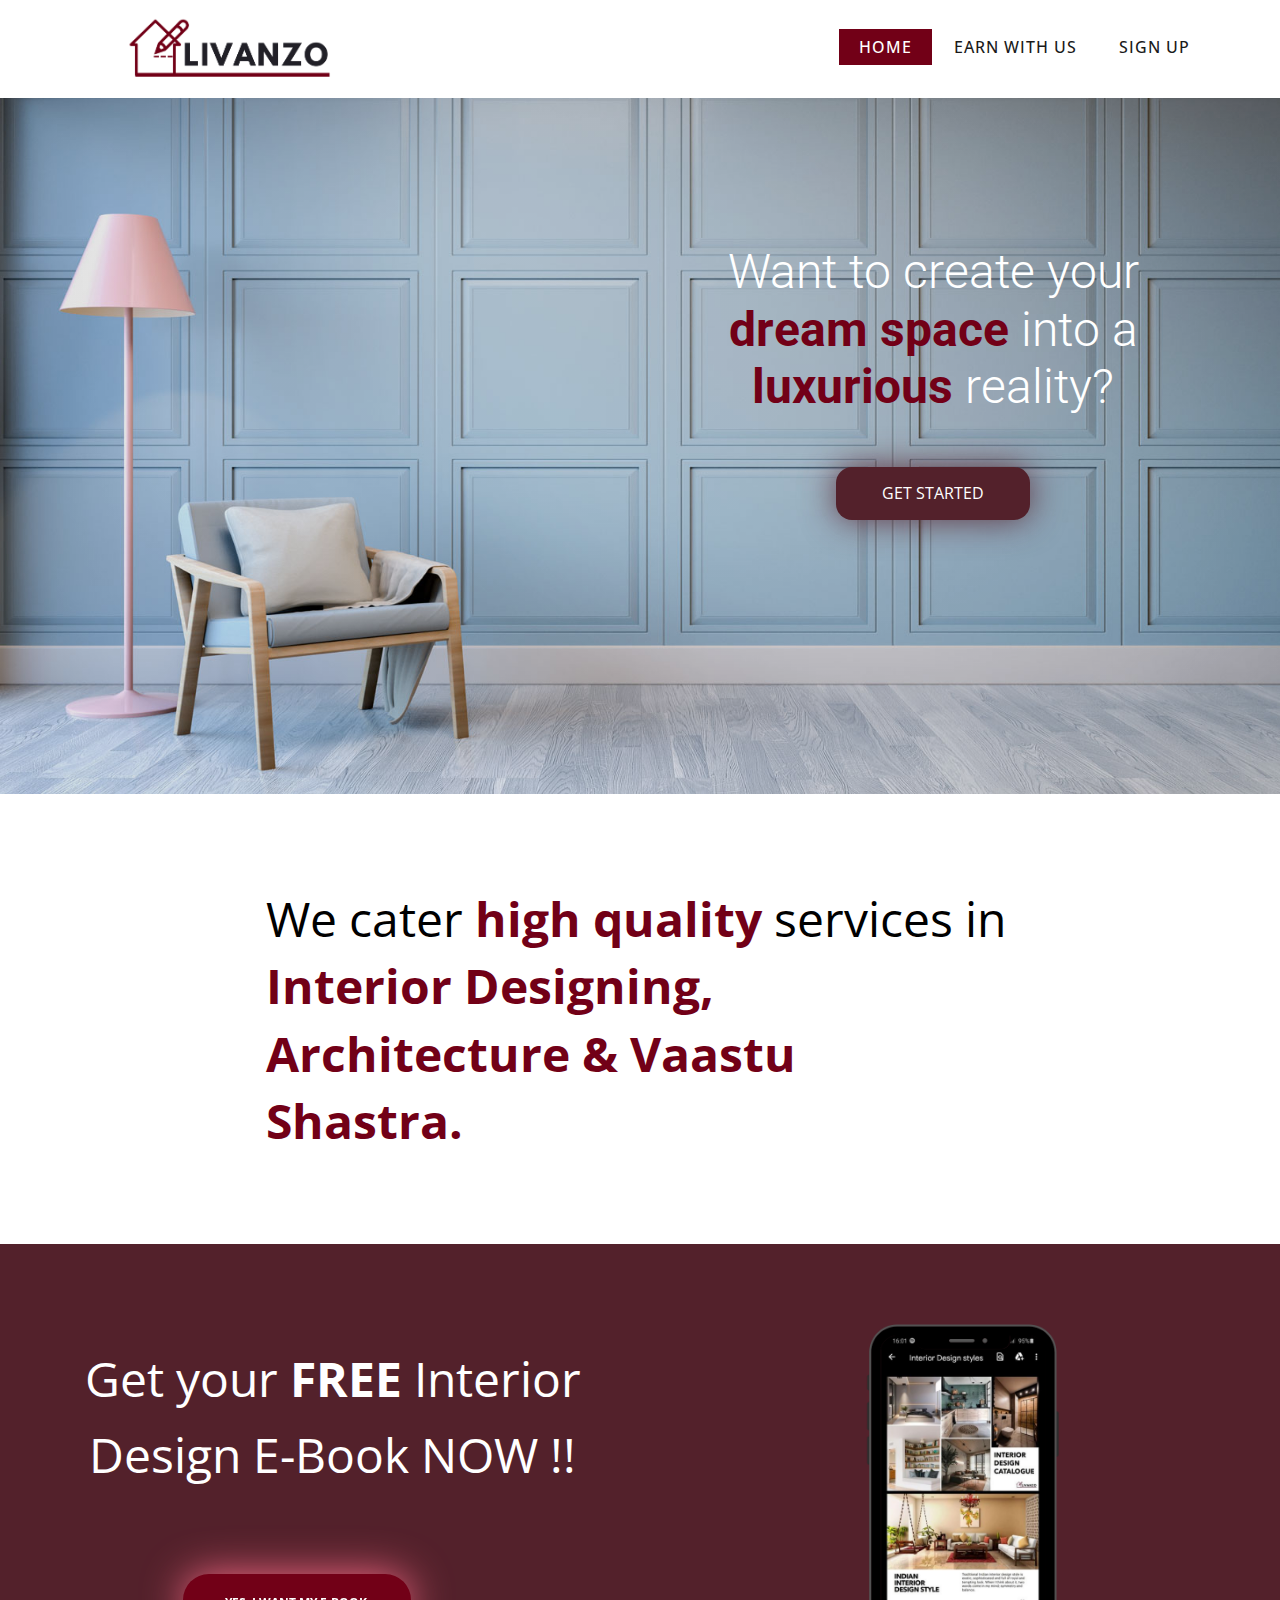
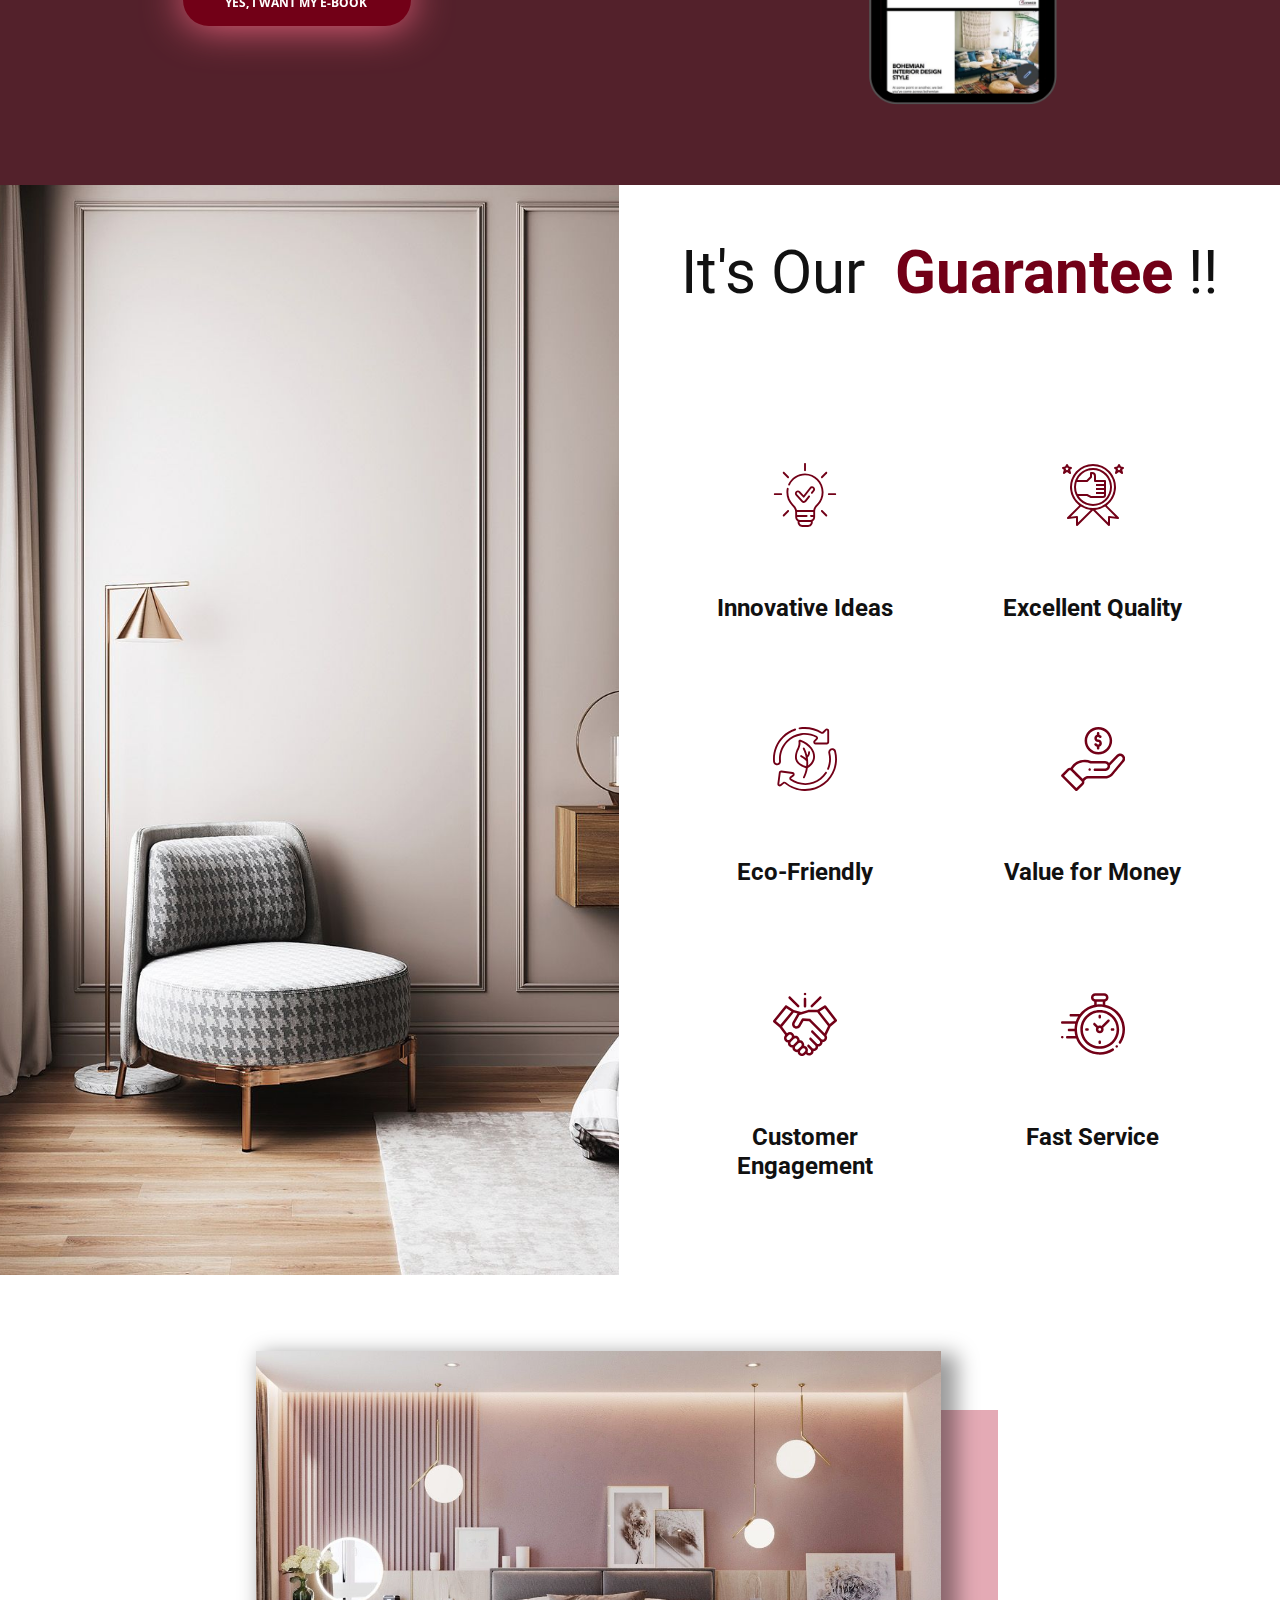
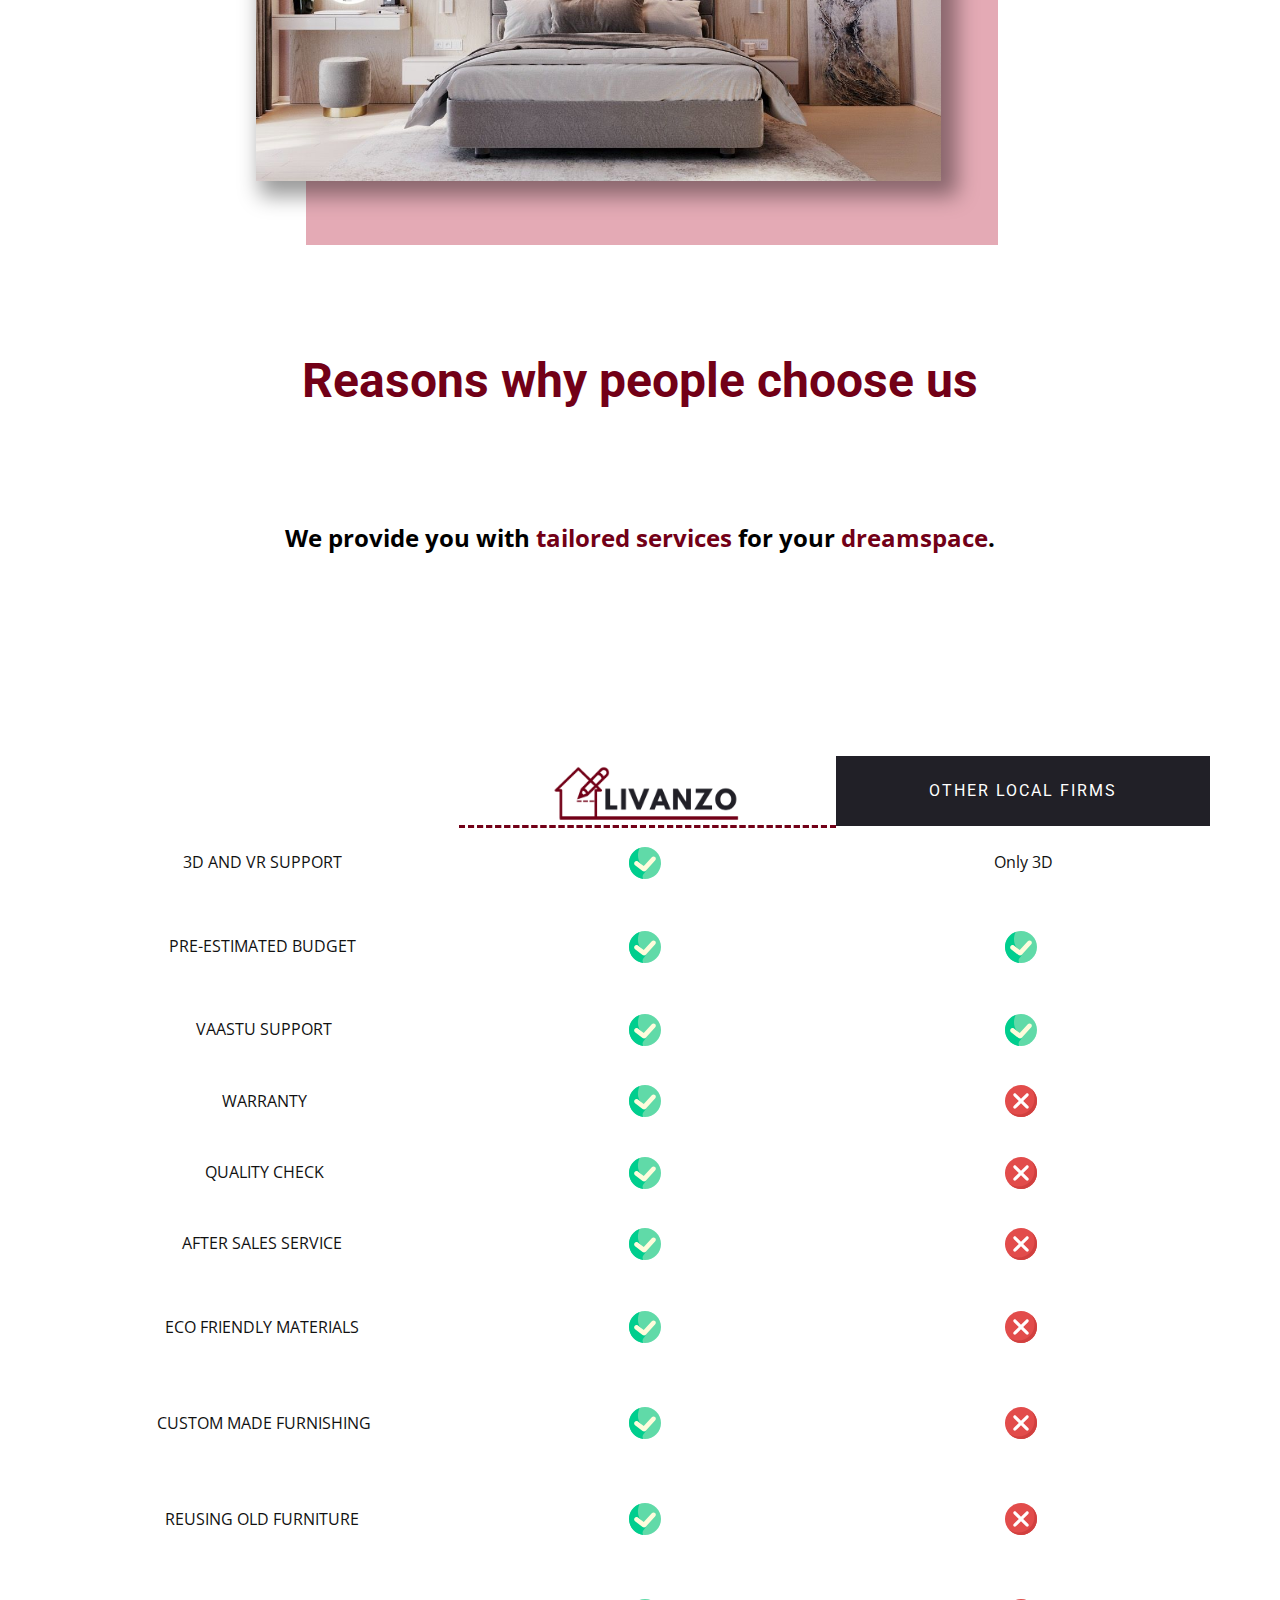
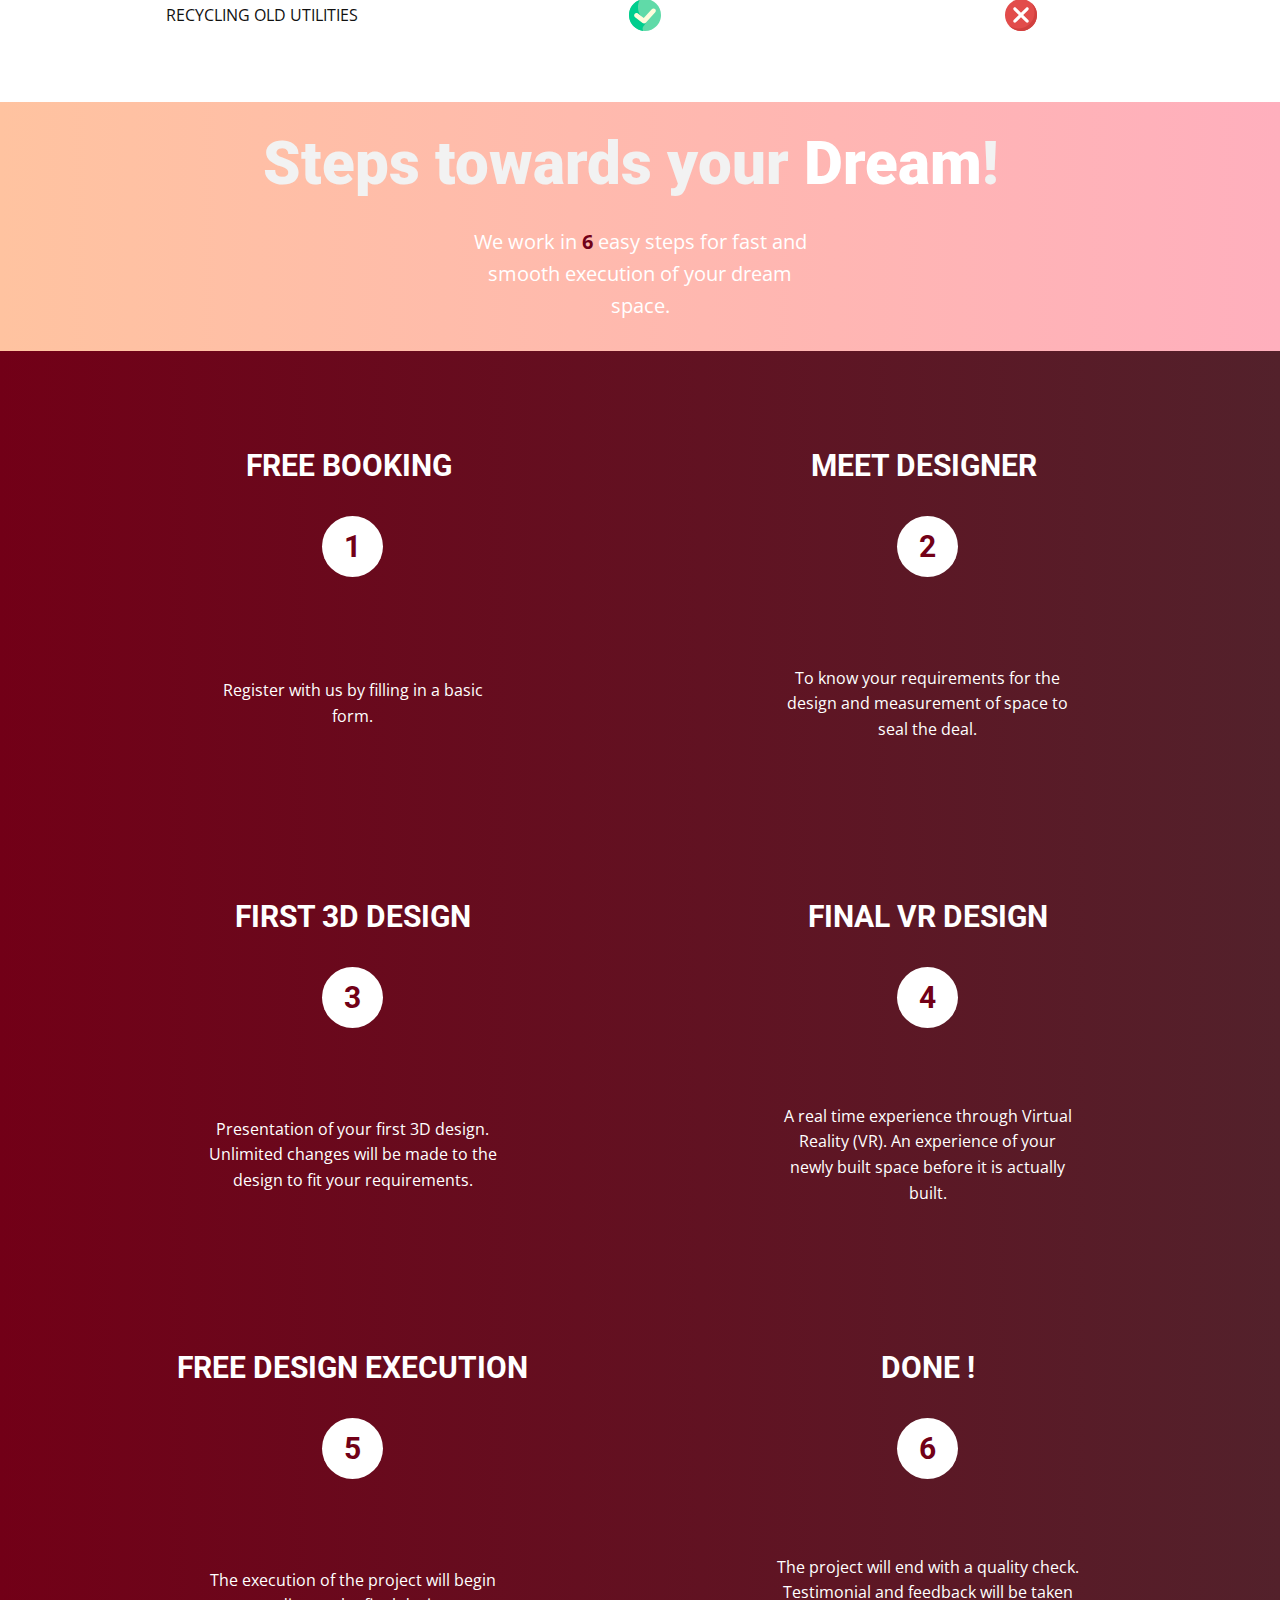
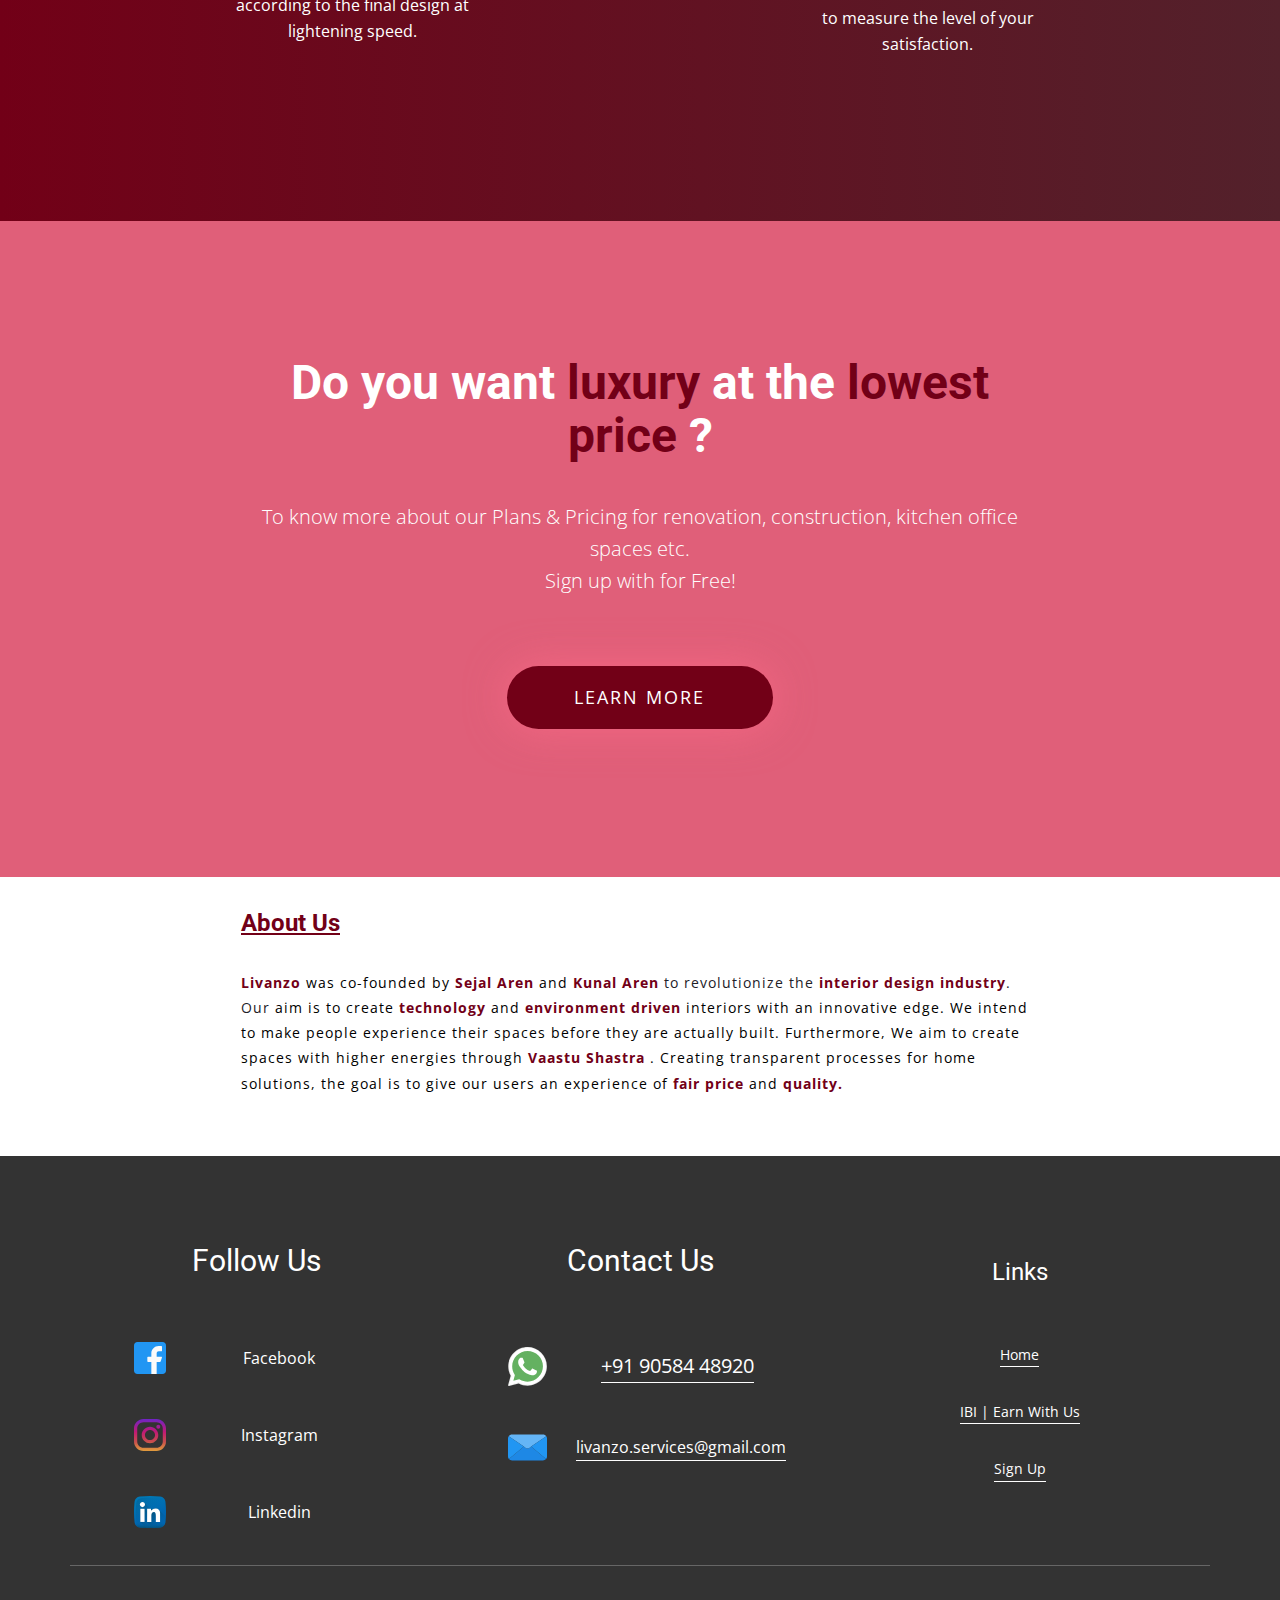
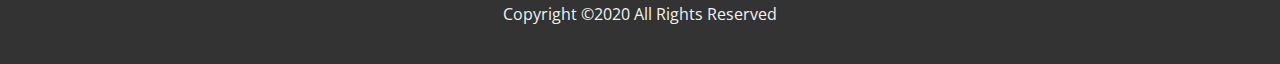
<file: Home.html>
<!DOCTYPE html>
<html style="font-size: 16px;" lang="en-IN">
  <head>
    <meta name="viewport" content="width=device-width, initial-scale=1.0">
    <meta charset="utf-8">
    <meta name="keywords" content="Interior designing, interior decorating, construction, architecture, home solutions, interior design, interiors, kitchen, modular kitchen, Home decoration, Affiliate marketing, freelancing, independant business influencer, architects, wall paint, room decoration, wall decor, home decor, furniture, exterior design, interior design ideas, bedroom makeover, bedroom decor, home makeover, renovation, build, house, home, bedroom ideas, interior design styles, bedroom, living room, bathroom, false ceiling, terrace garden, balcony, balcony decor, design, designer, Terrace design, Italian marble, Vastu shastra, Vaastu, maha vaastu, kitchen vaastu, home vaastu, home space, modern room decor, modern decor, modern homes, interior design and architecture, makeover, interior design secrets, earn money, dream home, dream space, design consultation, interior design consultants, lighting, granite, curtains and blinds, passive income, earn, extra income stream
">
    <meta name="description" content="Get customized solutions to your home needs at a budget through tech and environment driven process and utilize your energies through Vaastu Shastra. Book now.">
    <meta name="page_type" content="np-template-header-footer-from-plugin">
    <title>Home Solutions to Meet your Budget and Needs | Livanzo</title>
    <link rel="stylesheet" href="nicepage.css" media="screen">
<link rel="stylesheet" href="Home.css" media="screen">
    <meta name="”robots”" content="index, follow">
    <script class="u-script" type="text/javascript" src="jquery.js" defer=""></script>
    <script class="u-script" type="text/javascript" src="nicepage.js" defer=""></script>
    <meta name="generator" content="Nicepage 2.25.0, nicepage.com">
    <link rel="icon" href="images/favicon1.png">
    
    
    
    
    
    
    
    
    
    
    
    <link id="u-theme-google-font" rel="stylesheet" href="https://fonts.googleapis.com/css?family=Roboto:100,100i,300,300i,400,400i,500,500i,700,700i,900,900i|Open+Sans:300,300i,400,400i,600,600i,700,700i,800,800i">
    <script type="application/ld+json">{
		"@context": "http://schema.org",
		"@type": "Organization",
		"name": "Livanzo",
		"url": "index.html",
		"logo": "images/OriginalsizeLIVANZOLOGOcrop.png"
}</script>
    <meta property="og:title" content="Home Solutions to Meet your Budget and Needs | Livanzo">
    <meta property="og:type" content="website">
    <meta property="og:description" content="Get customized solutions to your home needs at a budget through tech and environment driven process and utilize your energies through Vaastu Shastra. Book now.">
    <meta name="theme-color" content="#212027">
    <link rel="canonical" href="index.html">
    <meta property="og:url" content="index.html">
  </head>
  <body class="u-body"><header class="u-clearfix u-header u-white u-header" id="sec-6042"><div class="u-clearfix u-sheet u-sheet-1">
        <a href="Home.html" class="u-image u-logo u-image-1" title="Livanzo">
          <img src="images/OriginalsizeLIVANZOLOGOcrop.png" class="u-logo-image u-logo-image-1" data-image-width="243.1555">
        </a>
        <nav class="u-menu u-menu-dropdown u-menu-open-right u-offcanvas u-menu-1" data-responsive-from="MD">
          <div class="menu-collapse" style="font-size: 1rem; letter-spacing: 0; text-transform: uppercase; font-weight: 500;">
            <a class="u-active-palette-2-base u-button-style u-custom-active-border-color u-custom-border u-custom-borders u-custom-hover-border-color u-custom-left-right-menu-spacing u-custom-padding-bottom u-custom-text-color u-custom-text-hover-color u-custom-top-bottom-menu-spacing u-hover-grey-40 u-nav-link u-text-active-white u-text-body-color u-text-hover-palette-2-base" href="#">
              <svg><use xmlns:xlink="http://www.w3.org/1999/xlink" xlink:href="#menu-hamburger"></use></svg>
              <svg version="1.1" xmlns="http://www.w3.org/2000/svg" xmlns:xlink="http://www.w3.org/1999/xlink"><defs><symbol id="menu-hamburger" viewBox="0 0 16 16" style="width: 16px; height: 16px;"><rect y="1" width="16" height="2"></rect><rect y="7" width="16" height="2"></rect><rect y="13" width="16" height="2"></rect>
</symbol>
</defs></svg>
            </a>
          </div>
          <div class="u-custom-menu u-nav-container">
            <ul class="u-nav u-spacing-2 u-unstyled u-nav-1"><li class="u-nav-item"><a class="u-active-palette-2-base u-border-active-palette-1-base u-border-hover-palette-1-base u-border-no-left u-border-no-right u-border-no-top u-button-style u-hover-grey-40 u-nav-link u-text-active-white u-text-grey-90 u-text-hover-white" href="Home.html" style="padding: 10px 20px;">Home</a>
</li><li class="u-nav-item"><a class="u-active-palette-2-base u-border-active-palette-1-base u-border-hover-palette-1-base u-border-no-left u-border-no-right u-border-no-top u-button-style u-hover-grey-40 u-nav-link u-text-active-white u-text-grey-90 u-text-hover-white" href="Earn-with-Us.html" style="padding: 10px 20px;">Earn with Us</a>
</li><li class="u-nav-item"><a class="u-active-palette-2-base u-border-active-palette-1-base u-border-hover-palette-1-base u-border-no-left u-border-no-right u-border-no-top u-button-style u-hover-grey-40 u-nav-link u-text-active-white u-text-grey-90 u-text-hover-white" href="Sign-Up.html" style="padding: 10px 20px;">Sign Up</a>
</li></ul>
          </div>
          <div class="u-custom-menu u-nav-container-collapse">
            <div class="u-black u-border-2 u-border-black u-container-style u-inner-container-layout u-opacity u-opacity-90 u-sidenav">
              <div class="u-menu-close"></div>
              <ul class="u-align-center u-nav u-popupmenu-items u-spacing-0 u-unstyled u-nav-2"><li class="u-nav-item"><a class="u-button-style u-nav-link" href="Home.html" style="padding: 10px;">Home</a>
</li><li class="u-nav-item"><a class="u-button-style u-nav-link" href="Earn-with-Us.html" style="padding: 10px;">Earn with Us</a>
</li><li class="u-nav-item"><a class="u-button-style u-nav-link" href="Sign-Up.html" style="padding: 10px;">Sign Up</a>
</li></ul>
            </div>
            <div class="u-black u-menu-overlay u-opacity u-opacity-65"></div>
          </div>
        </nav>
      </div></header> 
    <section class="u-clearfix u-image u-shading u-section-1" id="sec-a056">
      <div class="u-clearfix u-sheet u-valign-middle-md u-valign-middle-sm u-sheet-1">
        <div class="u-align-left u-container-style u-group u-group-1">
          <div class="u-container-layout u-valign-top-md u-container-layout-1">
            <h2 class="u-align-center u-text u-text-body-alt-color u-text-1">Want to create your <font class="u-text-palette-2-base"><b>dream space</b>
              </font> into a <font class="u-text-palette-2-base"><b>luxurious </b>
              </font>reality?
            </h2>
            <a href="Sign-Up.html" class="u-border-radius-16 u-btn u-btn-round u-button-style u-palette-2-dark-2 u-btn-1">Get Started</a>
          </div>
        </div>
      </div>
    </section>
    <section class="u-clearfix u-valign-middle-lg u-valign-middle-md u-valign-middle-sm u-valign-middle-xs u-section-2" id="sec-8d8f">
      <div class="u-container-style u-expanded-width-xs u-group u-group-1">
        <div class="u-container-layout u-valign-bottom u-container-layout-1">
          <p class="u-text u-text-black u-text-1">We cater <b>
              <font class="u-text-palette-2-base">high quality</font></b> services in <b>
              <font class="u-text-palette-2-base">Interior Designing, Architecture&nbsp;&amp;&nbsp;Vaastu Shastra.&nbsp;</font></b>
            <br>
          </p>
        </div>
      </div>
    </section>
    <section class="u-clearfix u-palette-2-dark-2 u-section-3" id="sec-102b">
      <div class="u-clearfix u-sheet u-valign-middle u-sheet-1">
        <div class="u-clearfix u-expanded-width-md u-expanded-width-sm u-expanded-width-xs u-gutter-10 u-layout-wrap u-layout-wrap-1">
          <div class="u-layout" style="">
            <div class="u-layout-row" style="">
              <div class="u-container-style u-layout-cell u-left-cell u-size-31-xl u-size-34-lg u-size-34-md u-size-34-sm u-size-34-xs u-size-xs-60 u-layout-cell-1" src="">
                <div class="u-container-layout u-valign-bottom-xs u-container-layout-1">
                  <p class="u-align-center u-text u-text-body-alt-color u-text-1">Get your&nbsp;<b>FREE </b>Interior Design E-Book NOW !!
                  </p>
                  <a href="Sign-Up.html" class="u-active-white u-border-radius-50 u-btn u-btn-round u-button-style u-hover-palette-2-light-1 u-palette-2-base u-text-active-white u-btn-1" data-animation-name="fadeIn" data-animation-duration="2000" data-animation-delay="0" data-animation-direction="Up">
                    <span style="font-size: 16px;">
                      <font style="font-size: 0.75rem;">YES, I WANT MY E-BOOK</font>
                    </span>
                    <br>
                  </a>
                </div>
              </div>
              <div class="u-container-style u-layout-cell u-right-cell u-size-26-lg u-size-26-md u-size-26-sm u-size-26-xs u-size-29-xl u-size-xs-60 u-layout-cell-2" src="">
                <div class="u-container-layout u-valign-bottom-sm u-valign-bottom-xs u-valign-middle-lg u-valign-middle-md u-valign-middle-xl u-container-layout-2" src="">
                  <img src="images/Untitleddesign.png" alt="" class="u-expanded-width-lg u-expanded-width-md u-expanded-width-xl u-image u-image-default u-image-1" data-image-width="1080" data-image-height="1080">
                </div>
              </div>
            </div>
          </div>
        </div>
      </div>
    </section>
    <section class="u-clearfix u-valign-middle-xl u-section-4" id="sec-277d">
      <div class="u-clearfix u-expanded-width u-gutter-0 u-layout-wrap u-layout-wrap-1">
        <div class="u-gutter-0 u-layout">
          <div class="u-layout-row">
            <div class="u-size-27-lg u-size-29-xl u-size-30-sm u-size-30-xs u-size-60-md">
              <div class="u-layout-col">
                <div class="u-align-left u-container-style u-hidden-md u-hidden-sm u-hidden-xs u-image u-layout-cell u-left-cell u-size-60 u-image-1">
                  <div class="u-container-layout u-container-layout-1" src=""></div>
                </div>
              </div>
            </div>
            <div class="u-size-30-sm u-size-30-xs u-size-31-xl u-size-33-lg u-size-60-md">
              <div class="u-layout-col">
                <div class="u-size-30">
                  <div class="u-layout-row">
                    <div class="u-container-style u-layout-cell u-right-cell u-size-60 u-white u-layout-cell-2">
                      <div class="u-container-layout u-valign-middle u-container-layout-2">
                        <h1 class="u-align-center u-text u-title u-text-1">It's Our&nbsp;<b>
                            <font class="u-text-palette-2-base">Guarantee&nbsp;</font></b>!!
                        </h1>
                      </div>
                    </div>
                  </div>
                </div>
                <div class="u-size-30">
                  <div class="u-layout-row">
                    <div class="u-container-style u-layout-cell u-right-cell u-size-60 u-layout-cell-3">
                      <div class="u-container-layout u-valign-middle-xl u-valign-middle-xs u-container-layout-3">
                        <div class="u-expanded-width-lg u-expanded-width-md u-expanded-width-sm u-list u-repeater u-list-1">
                          <div class="u-align-left u-container-style u-list-item u-opacity u-opacity-90 u-repeater-item u-shape-round u-video-cover u-list-item-1">
                            <div class="u-container-layout u-similar-container u-container-layout-4">
                              <span class="u-icon u-icon-circle u-text-palette-2-base u-icon-1">
                                <svg class="u-svg-link" preserveAspectRatio="xMidYMin slice" viewBox="0 0 510.833 510.833" style=""><use xmlns:xlink="http://www.w3.org/1999/xlink" xlink:href="#svg-6b72"></use></svg>
                                <svg xmlns="http://www.w3.org/2000/svg" xmlns:xlink="http://www.w3.org/1999/xlink" version="1.1" xml:space="preserve" class="u-svg-content" viewBox="0 0 510.833 510.833" id="svg-6b72"><g><path d="m255.417 65.563c4.143 0 7.5-3.357 7.5-7.5v-50.563c0-4.143-3.357-7.5-7.5-7.5s-7.5 3.357-7.5 7.5v50.563c0 4.143 3.357 7.5 7.5 7.5z"></path><path d="m115.487 119.132c2.93 2.928 7.677 2.928 10.607 0 2.929-2.93 2.929-7.678 0-10.607l-35.754-35.755c-2.929-2.927-7.677-2.929-10.607 0-2.929 2.93-2.929 7.678 0 10.607z"></path><path d="m65.027 240.953h-50.564c-4.143 0-7.5 3.357-7.5 7.5s3.357 7.5 7.5 7.5h50.563c4.143 0 7.5-3.357 7.5-7.5s-3.357-7.5-7.499-7.5z"></path><path d="m115.487 377.775-35.754 35.754c-2.929 2.93-2.929 7.678 0 10.607 2.93 2.928 7.677 2.928 10.607 0l35.754-35.754c2.929-2.93 2.929-7.678 0-10.607-2.929-2.927-7.677-2.927-10.607 0z"></path><path d="m395.346 377.775c-2.93-2.928-7.678-2.928-10.607 0-2.929 2.93-2.929 7.678 0 10.607l35.754 35.754c2.93 2.928 7.677 2.928 10.607 0 2.929-2.93 2.929-7.678 0-10.607z"></path><path d="m496.37 240.953h-50.563c-4.143 0-7.5 3.357-7.5 7.5s3.357 7.5 7.5 7.5h50.563c4.143 0 7.5-3.357 7.5-7.5s-3.358-7.5-7.5-7.5z"></path><path d="m420.493 72.77-35.754 35.755c-2.929 2.93-2.929 7.678 0 10.607 2.93 2.928 7.677 2.928 10.607 0l35.754-35.755c2.929-2.93 2.929-7.678 0-10.607-2.93-2.928-7.678-2.928-10.607 0z"></path><path d="m403.579 233.293c0-82.872-66.465-150.293-148.162-150.293-28.618 0-56.394 8.293-80.324 23.982-23.282 15.265-41.842 36.74-53.673 62.103-1.751 3.754-.127 8.217 3.626 9.968 3.757 1.753 8.217.127 9.968-3.626 21.939-47.035 69.2-77.427 120.403-77.427 73.426 0 133.162 60.692 133.162 135.293 0 35.434-13.39 68.934-37.702 94.327-14.013 14.635-25.941 28.619-29.01 48.213h-130.939c-3.867-20.341-17.742-34.612-30.21-47.425-24.803-25.49-38.463-59.27-38.463-95.115 0-8.851.847-17.703 2.516-26.312.789-4.066-1.868-8.002-5.935-8.791-4.066-.783-8.002 1.869-8.791 5.936-1.852 9.547-2.79 19.36-2.79 29.167 0 39.775 15.169 77.27 42.713 105.576 15.819 16.256 27.017 29.232 27.017 48.251 0 .066.001.134.003.2l.43 44.013c0 14.279 7.617 26.812 19 33.752v8.248c0 20.678 16.822 37.5 37.5 37.5h46c20.678 0 37.5-16.822 37.5-37.5v-8.248c11.383-6.94 19-19.473 19-33.752 0 0-.053-49.026-.153-49.515 1.423-17.382 11.959-29.737 25.447-43.825 26.997-28.199 41.867-65.383 41.867-104.7zm-101.162 240.04c0 12.406-10.094 22.5-22.5 22.5h-46c-12.406 0-22.5-10.094-22.5-22.5v-2.891c1.799.252 3.633.391 5.5.391h80c1.867 0 3.701-.14 5.5-.391zm-5.5-17.5h-80c-13.51 0-24.5-10.99-24.5-24.5v-.5h76c4.143 0 7.5-3.357 7.5-7.5s-3.357-7.5-7.5-7.5h-76v-25h128.768l.232 25h-18c-4.143 0-7.5 3.357-7.5 7.5s3.357 7.5 7.5 7.5h18v.5c0 13.51-10.991 24.5-24.5 24.5z"></path><path d="m304.177 234.285c-2.54 3.271-1.947 7.983 1.324 10.523 3.27 2.541 7.982 1.949 10.523-1.324l14.848-19.121c3.932-5.063 5.656-11.354 4.856-17.715-.801-6.361-4.03-12.029-9.094-15.961-5.063-3.932-11.358-5.666-17.715-4.855-6.361.8-12.029 4.029-15.96 9.093l-48.439 62.384-27.8-30.759c-8.875-9.816-24.082-10.582-33.897-1.711-4.756 4.299-7.553 10.192-7.877 16.595-.323 6.402 1.866 12.547 6.164 17.304l47.001 52c9.461 10.974 28.156 10.301 36.761-1.374l29.685-38.23c2.54-3.271 1.947-7.983-1.324-10.523s-7.982-1.949-10.523 1.324l-29.685 38.23c-3.222 4.378-10.253 4.633-13.785.515l-47-52c-3.328-3.682-3.04-9.384.643-12.712 3.68-3.324 9.383-3.04 12.711.643l33.8 37.396c2.946 3.416 8.802 3.22 11.488-.43l53.927-69.451c2.887-3.882 8.873-4.635 12.628-1.589 3.883 2.888 4.635 8.869 1.589 12.629z"></path>
</g></svg>
                              </span>
                              <h3 class="u-align-center u-text u-text-2">Innovative Ideas<br>
                              </h3>
                            </div>
                          </div>
                          <div class="u-align-left u-container-style u-list-item u-opacity u-opacity-90 u-repeater-item u-shape-round">
                            <div class="u-container-layout u-similar-container u-container-layout-5">
                              <span class="u-icon u-icon-circle u-text-palette-2-base u-icon-2">
                                <svg class="u-svg-link" preserveAspectRatio="xMidYMin slice" viewBox="0 0 64 64" style=""><use xmlns:xlink="http://www.w3.org/1999/xlink" xlink:href="#svg-ae01"></use></svg>
                                <svg xmlns="http://www.w3.org/2000/svg" xmlns:xlink="http://www.w3.org/1999/xlink" version="1.1" xml:space="preserve" class="u-svg-content" viewBox="0 0 64 64" id="svg-ae01"><g id="Layer_13"><path d="M45.8,42.39a23,23,0,1,0-27.6,0L6.29,54.29a1,1,0,0,0-.19,1.14,1,1,0,0,0,1,.56L15,55.12V62a1,1,0,0,0,.62.92A.84.84,0,0,0,16,63a1,1,0,0,0,.71-.29L32,47.41l15.29,15.3A1,1,0,0,0,48,63a.84.84,0,0,0,.38-.08A1,1,0,0,0,49,62V55.12l7.89.87a1,1,0,0,0,1-.56,1,1,0,0,0-.19-1.14ZM11,24A21,21,0,1,1,32,45,21,21,0,0,1,11,24Zm5.67,29.25a1,1,0,0,0-.78-.24l-6.17.68L19.88,43.53a22.62,22.62,0,0,0,9.82,3.35L17,59.59V54A1,1,0,0,0,16.67,53.25ZM48.11,53a1,1,0,0,0-.78.24A1,1,0,0,0,47,54v5.59L34.3,46.88a22.62,22.62,0,0,0,9.82-3.35L54.28,53.69Z"></path><path d="M51,24A19,19,0,1,0,32,43,19,19,0,0,0,51,24ZM15.75,19H26a1,1,0,0,0,.71-.29l4-4A1,1,0,0,0,31,14V11a2,2,0,0,1,2,2v5a1,1,0,0,0,1,1h9v2H35v2h8v2H35v2h8v2H35v2h8v1a1,1,0,0,1-1,1H30.24l-3.79-1.89A1,1,0,0,0,26,31H16.53A16.74,16.74,0,0,1,15,24,17.19,17.19,0,0,1,15.75,19ZM17.6,33h8.16l3.79,1.89A1,1,0,0,0,30,35H42a3,3,0,0,0,3-3V18a1,1,0,0,0-1-1H35V13a4,4,0,0,0-4-4H30a1,1,0,0,0-1,1v3.59L25.59,17H16.53A17,17,0,1,1,17.6,33Z"></path><path d="M9,11a1,1,0,0,0,1-1.27L9.15,6.86l1.44-1.05a1,1,0,0,0,.39-1A1,1,0,0,0,10.24,4L7.91,3.44l-1-1.91a1,1,0,0,0-1.76,0l-1,1.91L1.76,4A1,1,0,0,0,1,4.81a1,1,0,0,0,.39,1L2.85,6.86,2,9.73a1,1,0,0,0,.39,1.09,1,1,0,0,0,1.16,0L6,9l2.41,1.77A1,1,0,0,0,9,11ZM7.41,5.66A1,1,0,0,0,7,6.74l.21.74L6.59,7A1,1,0,0,0,5.41,7l-.66.48L5,6.74a1,1,0,0,0-.37-1.08L4.3,5.45,5,5.27a1,1,0,0,0,.63-.49L6,4.12l.36.66A1,1,0,0,0,7,5.27l.71.18Z"></path><path d="M63,4.81A1,1,0,0,0,62.24,4l-2.33-.59-1-1.91a1,1,0,0,0-1.76,0l-1,1.91L53.76,4a1,1,0,0,0-.74.78,1,1,0,0,0,.39,1l1.44,1.05L54,9.73a1,1,0,0,0,.39,1.09,1,1,0,0,0,1.16,0L58,9l2.41,1.77A1,1,0,0,0,61,11a1,1,0,0,0,1-1.27l-.81-2.87,1.44-1.05A1,1,0,0,0,63,4.81Zm-3.57.85A1,1,0,0,0,59,6.74l.21.74L58.59,7a1,1,0,0,0-1.18,0l-.66.48L57,6.74a1,1,0,0,0-.37-1.08l-.29-.21L57,5.27a1,1,0,0,0,.63-.49L58,4.12l.36.66a1,1,0,0,0,.63.49l.71.18Z"></path>
</g></svg>
                              </span>
                              <h3 class="u-align-center u-text u-text-3">Excellent Quality</h3>
                            </div>
                          </div>
                          <div class="u-align-left u-container-style u-list-item u-opacity u-opacity-90 u-repeater-item u-shape-round u-video-cover u-list-item-3">
                            <div class="u-container-layout u-similar-container u-container-layout-6">
                              <span class="u-icon u-icon-circle u-text-palette-2-base u-icon-3">
                                <svg class="u-svg-link" preserveAspectRatio="xMidYMin slice" viewBox="0 0 512.047 512.047" style=""><use xmlns:xlink="http://www.w3.org/1999/xlink" xlink:href="#svg-8a6f"></use></svg>
                                <svg xmlns="http://www.w3.org/2000/svg" xmlns:xlink="http://www.w3.org/1999/xlink" version="1.1" xml:space="preserve" class="u-svg-content" viewBox="0 0 512.047 512.047" id="svg-8a6f"><g><path d="m63.716 272.221c-5.01-56.383 14.718-111.712 54.125-151.8 29.432-29.933 66.915-49.062 108.397-55.316 40.091-6.045 81.847.824 117.574 19.345 2.426 1.258 2.7 3.71.786 5.824l-17.281 17.311c-11.479 11.502-3.568 31.891 13.188 31.885h.041l90.13-.187c10.319-.024 18.71-8.433 18.703-18.747l-.093-89.993c.154-16.521-20.723-24.602-31.935-13.144l-21.287 21.322c-1.228 1.231-3.136 1.479-4.54.592-53.583-33.843-117.739-46.426-180.644-35.428-4.081.713-6.811 4.599-6.097 8.679.713 4.081 4.599 6.811 8.679 6.097 59.235-10.352 119.625 1.485 170.051 33.333 7.282 4.603 17.026 3.479 23.169-2.675l21.286-21.322c2.828-2.538 6.15-.917 6.319 2.555l.093 89.997c.001 2.055-1.676 3.729-3.736 3.734l-90.129.187h-.01c-3.596-.169-5.071-3.547-2.572-6.287l17.281-17.31c8.783-8.687 6.414-24.083-4.498-29.74-38.517-19.967-83.518-27.371-126.714-20.86-44.721 6.744-85.129 27.364-116.857 59.633-42.494 43.229-63.77 102.875-58.37 163.645.444 4.993-1.288 9.848-4.753 13.317-4.672 4.678-11.162 6.13-17.362 3.89-6.092-2.204-10.077-7.36-10.66-13.793-6.443-71.068 18.53-140.682 68.515-190.996 27-27.185 59.056-46.997 95.275-58.888 3.936-1.292 6.079-5.529 4.787-9.465-1.292-3.935-5.527-6.078-9.465-4.787-38.492 12.637-72.555 33.688-101.239 62.568-53.117 53.467-79.656 127.428-72.814 202.92 1.106 12.199 8.961 22.371 20.497 26.544 3.566 1.29 7.229 1.919 10.847 1.919 8.193-.001 16.156-3.229 22.233-9.316 6.608-6.617 9.918-15.818 9.08-25.243zm180.36 137.743c1.062.521 2.188.769 3.298.769 2.771 0 5.436-1.542 6.739-4.198 9.465-19.288 19.643-45.938 24.596-78.084 18.876-12.091 48.835-36.809 55.859-75.043 5.222-28.427-3.088-59.453-23.396-87.367-20.797-28.584-52.747-51.303-89.964-63.972-4.413-1.504-9.18-.622-12.749 2.357-3.567 2.976-5.287 7.502-4.601 12.108 2.919 19.583-1.598 39.487-10.091 55.8-2.306 4.429-4.689 9.007-7.056 14.739-8.011 19.405-14.868 50.892-7.832 75.762 6.073 21.464 23.385 39.901 50.063 53.318 13.471 6.775 26.543 10.87 34.459 12.991-4.832 29.025-14.107 53.158-22.756 70.783-1.823 3.718-.288 8.212 3.431 10.037zm-50.763-151.214c-4.041-14.281-3.362-40.214 7.264-65.954 2.112-5.118 4.341-9.397 6.495-13.536 10.248-19.687 14.981-38.032 12.016-62.046 33.148 11.84 61.464 32.236 79.955 57.65 17.866 24.557 25.244 51.488 20.771 75.831-2.375 12.929-10.629 36.312-38.814 57.874 1.6-20.536.359-43.707-3.112-64.649 3.857-3.563 7.188-7.6 9.919-12.056 6.942-11.325 8.437-22.671 8.467-30.194.017-4.142-3.327-7.514-7.47-7.53h-.031c-4.127 0-7.482 3.338-7.499 7.47-.024 5.947-1.704 15.768-7.257 23.971-4.867-19.549-11.987-38.563-21.343-56.842-1.888-3.688-6.407-5.146-10.093-3.259-3.688 1.887-5.146 6.406-3.259 10.093 12.115 23.669 20.288 48.63 24.387 74.415-1.307-1.209-2.627-2.401-3.975-3.559-9.617-8.26-20.31-15.244-31.781-20.76-3.73-1.794-8.214-.222-10.01 3.51-1.794 3.733-.223 8.215 3.51 10.01 10.293 4.947 19.884 11.212 28.508 18.619 5.948 5.108 11.453 10.791 16.401 16.907.788 13.835.369 27.014-.927 39.432-18.671-5.24-62.383-20.976-72.122-55.397zm310.811-65.376c-2.803-11.004-11.031-19.37-22.012-22.38-11.092-3.039-22.576.009-30.713 8.158-7.804 7.815-10.964 19.307-8.249 29.987 10.333 40.655 6.976 84.4-9.455 123.177-1.616 3.813.165 8.216 3.979 9.831 3.812 1.617 8.215-.164 9.831-3.979 17.702-41.775 21.318-88.911 10.182-132.724-1.419-5.585.238-11.599 4.327-15.694 4.276-4.282 10.312-5.887 16.132-4.289 5.711 1.565 9.988 5.907 11.442 11.616 11.437 44.893 9.69 91.981-5.05 136.175-15.101 45.278-43.026 84.612-80.756 113.748-43.52 33.598-97.775 51.34-152.722 49.965-54.177-1.357-106.73-21.07-147.984-55.509-6.618-5.52-16.422-5.684-23.311-.39l-23.888 18.353c-2.995 2.083-6.236.32-5.925-3.364l11.751-89.278c.27-2.043 2.155-3.49 4.199-3.222l89.31 11.645c3.693.673 4.48 4.224 1.731 6.578l-19.404 14.905c-9.85 7.426-9.67 22.928.549 30.077 35.534 24.861 79.113 38.104 122.804 37.326 45.196-.819 87.941-15.97 123.614-43.814 18.008-14.054 33.434-30.835 45.848-49.878 2.262-3.47 1.282-8.116-2.188-10.379-3.473-2.264-8.116-1.283-10.379 2.188-11.508 17.652-25.811 33.211-42.51 46.245-33.091 25.828-72.738 39.882-114.658 40.642-40.517.703-80.976-11.561-113.938-34.624-2.197-1.537-2.202-4.041-.006-5.886l19.407-14.907c13.087-9.879 6.901-31.438-8.929-33.347l-89.312-11.646c-10.227-1.331-19.656 5.905-21.008 16.136l-11.752 89.283c-.986 7.511 2.611 14.809 9.166 18.594 6.576 3.795 14.725 3.26 20.765-1.375l23.893-18.356c1.372-1.054 3.292-1.047 4.562.013 43.839 36.597 99.673 57.545 157.219 58.986 58.286 1.46 116.045-17.394 162.265-53.087 40.096-30.964 69.771-72.762 85.819-120.875 15.651-46.929 17.502-96.939 5.354-144.625z"></path>
</g></svg>
                              </span>
                              <h3 class="u-align-center u-text u-text-4">Eco-Friendly</h3>
                            </div>
                          </div>
                          <div class="u-align-left u-container-style u-list-item u-opacity u-opacity-90 u-repeater-item u-shape-round u-video-cover u-list-item-4">
                            <div class="u-container-layout u-similar-container u-container-layout-7">
                              <span class="u-icon u-icon-circle u-text-palette-2-base u-icon-4">
                                <svg class="u-svg-link" preserveAspectRatio="xMidYMin slice" viewBox="0 0 511 511.99978" style=""><use xmlns:xlink="http://www.w3.org/1999/xlink" xlink:href="#svg-7012"></use></svg>
                                <svg xmlns="http://www.w3.org/2000/svg" xmlns:xlink="http://www.w3.org/1999/xlink" version="1.1" xml:space="preserve" class="u-svg-content" viewBox="0 0 511 511.99978" id="svg-7012"><path d="m235.792969 347.265625c3.902343-3.910156 3.902343-10.238281 0-14.148437-3.90625-3.898438-10.234375-3.898438-14.144531 0-3.898438 3.910156-3.898438 10.238281 0 14.148437 3.910156 3.898437 10.238281 3.898437 14.144531 0zm0 0"></path><path d="m188.449219 109.96875c0 60.636719 49.332031 109.972656 109.96875 109.972656s109.96875-49.335937 109.96875-109.972656-49.332031-109.96875-109.96875-109.96875-109.96875 49.332031-109.96875 109.96875zm199.945312 0c0 49.613281-40.363281 89.976562-89.976562 89.976562s-89.976563-40.363281-89.976563-89.976562c0-49.609375 40.363282-89.972656 89.976563-89.972656s89.976562 40.363281 89.976562 89.972656zm0 0"></path><path d="m115.652344 509.042969c3.875 3.90625 10.183594 3.949219 14.109375.082031l48.46875-47.75c8.234375-8.234375 10.738281-20.425781 7.117187-31.023438l10.425782-10.054687c5.613281-5.421875 13.003906-8.410156 20.816406-8.410156h132.902344c23.578124 0 45.863281-9.054688 62.757812-25.496094.695312-.675781-5.277344 6.359375 90.667969-108.3125 14.230469-16.835937 12.101562-42.117187-4.75-56.363281-16.746094-14.113282-41.832031-12.085938-56.101563 4.460937l-58.992187 60.632813c-7.449219-9.167969-18.808594-14.882813-31.082031-14.882813h-111.480469c-15.863281-6.636719-32.695313-9.996093-50.0625-9.996093-48.140625 0-90.175781 22.234374-112.734375 63.921874-9.503906-1.800781-19.527344 1.074219-26.738282 8.285157l-47.558593 47.699219c-3.882813 3.894531-3.890625 10.195312-.015625 14.101562zm74.792968-227.121094c15.3125 0 30.117188 3.082031 44.011719 9.160156 1.265625.554688 2.628907.839844 4.007813.839844h113.527344c10.839843 0 19.996093 8.839844 19.996093 19.992187 0 11.027344-8.96875 19.996094-19.996093 19.996094h-81.566407c-5.519531 0-9.996093 4.476563-9.996093 9.996094 0 5.523438 4.476562 9.996094 9.996093 9.996094h81.566407c22.050781 0 39.988281-17.9375 39.988281-39.988282 0-1.757812-.125-3.5-.351563-5.226562 57.066406-58.660156 65.113282-66.902344 65.457032-67.3125 7.125-8.410156 19.773437-9.476562 28.1875-2.382812 8.421874 7.121093 9.488281 19.761718 2.34375 28.21875l-89.667969 107.195312c-13.09375 12.570312-30.285157 19.488281-48.457031 19.488281h-132.902344c-13.023438 0-25.351563 4.980469-34.703125 14.015625l-8.496094 8.199219-78.320313-78.316406c18.304688-34.339844 52.652344-53.871094 95.375-53.871094zm-125.320312 66.34375c3.296875-3.296875 8.359375-3.890625 12.378906-1.40625 1.730469 1.054687-3.238281-3.46875 86.589844 86.234375 3.996094 3.996094 3.78125 10.363281.054688 14.089844l-41.320313 40.707031-98.230469-98.980469zm0 0"></path><path d="m286.421875 49.988281v11.714844c-11.636719 4.125-19.996094 15.238281-19.996094 28.273437 0 16.535157 13.453125 29.992188 29.992188 29.992188 5.511719 0 9.996093 4.484375 9.996093 9.996094 0 5.511718-4.484374 9.996094-9.996093 9.996094-4.269531 0-8.882813-2.683594-12.980469-7.5625-3.554688-4.226563-9.859375-4.769532-14.085938-1.21875-4.226562 3.554687-4.773437 9.859374-1.21875 14.085937 5.34375 6.355469 11.628907 10.785156 18.289063 13.019531v11.667969c0 5.523437 4.476563 9.996094 9.996094 9.996094s9.996093-4.472657 9.996093-9.996094v-11.714844c11.636719-4.128906 19.996094-15.242187 19.996094-28.273437 0-16.539063-13.453125-29.992188-29.992187-29.992188-5.511719 0-9.996094-4.484375-9.996094-9.996094 0-5.511718 4.484375-10 9.996094-10 3.542969 0 7.28125 1.808594 10.8125 5.226563 3.96875 3.839844 10.296875 3.734375 14.136719-.230469 3.839843-3.96875 3.734374-10.296875-.230469-14.136718-5.074219-4.910157-10.152344-7.6875-14.722657-9.203126v-11.644531c0-5.523437-4.476562-10-9.996093-10s-9.996094 4.476563-9.996094 10zm0 0"></path></svg>
                              </span>
                              <h3 class="u-align-center u-text u-text-5">Value for Money<br>
                              </h3>
                            </div>
                          </div>
                          <div class="u-align-left u-container-style u-list-item u-opacity u-opacity-90 u-repeater-item u-shape-round u-video-cover u-list-item-5">
                            <div class="u-container-layout u-similar-container u-container-layout-8">
                              <span class="u-icon u-icon-circle u-text-palette-2-base u-icon-5">
                                <svg class="u-svg-link" preserveAspectRatio="xMidYMin slice" viewBox="0 -3 511.99992 511" style=""><use xmlns:xlink="http://www.w3.org/1999/xlink" xlink:href="#svg-2c5a"></use></svg>
                                <svg xmlns="http://www.w3.org/2000/svg" xmlns:xlink="http://www.w3.org/1999/xlink" version="1.1" xml:space="preserve" class="u-svg-content" viewBox="0 -3 511.99992 511" id="svg-2c5a"><path d="m509.914062 214.859375-85.695312-111.320313c-3.171875-4.117187-8.957031-5.132812-13.34375-2.34375l-55.328125 35.1875h-72.160156c-.933594 0-1.863281.199219-2.761719.460938l-55.949219 16.105469-58.054687-15.878907-56.410156-35.875c-4.3125-2.742187-9.992188-1.8125-13.199219 2.164063l-94.785157 117.40625c-3.40625 4.21875-2.84375 10.378906 1.265626 13.914063l49.679687 42.753906 44.570313 60.0625c-13.035157 13.886718-12.78125 35.789062.78125 49.355468 6.011718 6.007813 13.65625 9.402344 21.519531 10.191407-.273438 1.78125-.414063 3.589843-.414063 5.425781 0 9.476562 3.691406 18.386719 10.390625 25.085938 6.703125 6.703124 15.613281 10.394531 25.089844 10.394531.128906 0 .253906-.007813.378906-.011719-.003906.242188-.015625.480469-.015625.722656 0 9.476563 3.691406 18.386719 10.390625 25.089844 6.703125 6.699219 15.613281 10.390625 25.089844 10.390625 1.871094 0 3.722656-.152344 5.539063-.433594.769531 7.890625 4.171874 15.570313 10.203124 21.601563 6.914063 6.917968 16 10.375 25.085938 10.375s18.171875-3.457032 25.089844-10.375l5.425781-5.425782 2.277344 1.835938c6.859375 6.644531 15.765625 9.964844 24.671875 9.964844 9.085937 0 18.171875-3.457032 25.085937-10.375 7.058594-7.058594 10.515625-16.375 10.371094-25.644532 9.265625.140626 18.585937-3.3125 25.644531-10.367187 7.050782-7.054687 10.507813-16.363281 10.371094-25.628906 9.652344.152343 18.808594-3.554688 25.640625-10.386719 7.058594-7.058594 10.515625-16.375 10.371094-25.644531 9.273437.140625 18.585937-3.3125 25.644531-10.371094 12.046875-12.046875 13.597656-30.667969 4.664062-44.414063l32.542969-68.15625 48.925781-42.101562c4.042969-3.480469 4.660157-9.511719 1.40625-13.734375zm-402.914062-91.910156 40.5625 25.792969-88.238281 107.5-35.359375-30.433594zm5.722656 227.921875 12.242188-12.242188c.371094-.371094.761718-.722656 1.160156-1.050781 2.394531-1.953125 5.292969-3.117187 8.363281-3.394531.085938-.007813.175781-.007813.261719-.011719.4375-.035156.875-.058594 1.316406-.054687 4.195313.058593 8.09375 1.773437 10.984375 4.824218 5.671875 5.996094 5.367188 15.792969-.679687 21.839844l-11.871094 11.871094c-6.003906 6.003906-15.773438 6.003906-21.777344 0-6.003906-6.007813-6.003906-15.777344 0-21.78125zm31.496094 62.484375c-2.910156-2.90625-4.511719-6.773438-4.511719-10.886719s1.601563-7.980469 4.511719-10.890625l23.738281-23.738281c4.546875-4.546875 11.695313-5.792969 17.507813-3.023438 5.992187 2.855469 9.363281 9.359375 8.484375 15.902344-.46875 3.492188-2.09375 6.78125-4.585938 9.277344l-23.363281 23.359375c-2.910156 2.910156-6.777344 4.511719-10.890625 4.511719s-7.980469-1.601563-10.890625-4.511719zm35.84375 36.191406c-2.910156-2.90625-4.511719-6.773437-4.511719-10.886719 0-4.113281 1.601563-7.980468 4.511719-10.890625l23.734375-23.738281c4.863281-4.859375 12.664063-5.90625 18.617187-2.441406 5.4375 3.164062 8.285157 9.375 7.351563 15.5625-.511719 3.402344-2.128906 6.601562-4.5625 9.035156l-23.359375 23.359375c-2.910156 2.910156-6.777344 4.511719-10.890625 4.511719s-7.980469-1.601563-10.890625-4.511719zm40.828125 31.5625c-6.003906-6.003906-6.003906-15.773437 0-21.777344l12.242187-12.242187c.371094-.371094.757813-.71875 1.15625-1.046875.011719-.007813.019532-.015625.027344-.023438 1.992188-1.617187 4.332032-2.699219 6.828125-3.171875.058594-.007812.117188-.015625.175781-.023437.429688-.078125.867188-.140625 1.304688-.179688.175781-.015625.351562-.015625.53125-.027343.359375-.019532.714844-.042969 1.078125-.039063 4.191406.058594 8.09375 1.769531 10.984375 4.824219.355469.375.6875.765625.992188 1.167968 4.617187 6.035157 3.996093 15-1.734376 20.734376l-11.808593 11.808593c-6.003907 6.003907-15.773438 6-21.777344-.003906zm187.285156-112.042969c-6.003906 6.007813-15.773437 6.003906-21.777343 0-.21875-.21875-.449219-.421875-.683594-.613281l-64.554688-65.234375c-3.902344-3.941406-10.257812-3.972656-14.199218-.070312-3.941407 3.898437-3.972657 10.253906-.074219 14.195312l65.253906 65.933594c.007813.007812.015625.015625.023437.023437 6.003907 6.003907 6.003907 15.777344 0 21.78125-2.910156 2.910157-6.777343 4.511719-10.890624 4.511719-4.117188 0-7.984376-1.601562-10.890626-4.511719l-43.652343-44.105469c-3.898438-3.941406-10.253907-3.972656-14.195313-.074218-3.941406 3.902344-3.972656 10.257812-.074218 14.199218l42.984374 43.429688c.21875.273438.453126.535156.703126.785156 6.003906 6.003906 6.003906 15.777344 0 21.78125-6.007813 6.003906-15.78125 6-21.785157-.003906l-23.824219-24.074219c-3.902343-3.941406-10.257812-3.976562-14.199218-.074219-3.941406 3.898438-3.972656 10.253907-.074219 14.195313l23.160156 23.398437c.21875.273438.453125.539063.707031.789063 6.003907 6.003906 6.003907 15.777344 0 21.78125-6.003906 6.007813-15.773437 6.003906-21.777343 0-.691407-.691406-1.503907-1.222656-2.277344-1.816406-.65625-.5-.828125-.847657-.5-1.644531.332031-.808594.828125-1.539063 1.160156-2.351563.367188-.90625.664063-1.839844.953125-2.777344 1.539063-4.960937 1.992188-10.296875 1.300782-15.445312-1.328126-9.878907-6.761719-18.792969-14.996094-24.433594-4.449219-3.042969-9.597656-5.039063-14.933594-5.789063 2.585938-11.40625-.519531-23.773437-8.597656-32.308593-6.648438-7.023438-15.628906-10.964844-25.289063-11.097657-.351562-.003906-.703125-.003906-1.058593 0 .214843-9.21875-3.136719-18.378906-9.492188-25.09375-6.652344-7.023437-15.632812-10.964843-25.289062-11.097656-2.871094-.039062-5.769532.265625-8.566407.910156-1.195312-8.316406-5.386719-16.011718-11.734375-21.515624-6.308594-5.460938-14.242187-8.492188-22.691406-8.609376-8.894531-.128906-17.632812 3.152344-24.238281 9.117188l-38.808594-52.292969 92.84375-113.109375 29.589844 8.09375-38.644531 68.191406c-4.671876 8.246094-5.851563 17.816407-3.324219 26.949219 2.527343 9.136719 8.457031 16.738281 16.703125 21.410157.515625.292968 1.035156.570312 1.5625.835937.039062.019531.078125.039063.121094.058594 1.386718.691406 2.8125 1.285156 4.257812 1.785156 6.730469 2.332031 14 2.585937 21.011719.648437 9.132812-2.527343 16.734375-8.460937 21.40625-16.703124l25.113281-44.316407 44.839844 3.179688 119.402344 119.398437c6 6.007813 6 15.777344-.003907 21.78125zm4.160157-46.019531-112.011719-112.007813c-.210938-.214843-.433594-.417968-.664063-.609374-1.613281-1.34375-3.613281-2.15625-5.722656-2.304688l-54.902344-3.894531c-3.796875-.261719-7.570312 1.757812-9.445312 5.066406l-28.234375 49.828125c-2.027344 3.578125-5.328125 6.152344-9.292969 7.25-3.960938 1.097656-8.117188.582031-11.699219-1.445312-3.578125-2.027344-6.152343-5.328126-7.25-9.292969-1.097656-3.964844-.585937-8.121094 1.445313-11.699219l37.691406-66.519531 15.273438-4.394531c.101562-.03125.199218-.070313.300781-.101563l57.003906-16.460937h68.875l85.984375 109.304687zm40.503906-73.039063-79.515625-101.136718 40.582031-25.808594 74.300781 96.511719zm0 0"></path><path d="m310.183594 117.53125c2.570312 0 5.140625-.980469 7.101562-2.941406l68.578125-68.578125c3.921875-3.921875 3.921875-10.277344 0-14.199219s-10.277343-3.921875-14.199219 0l-68.578124 68.578125c-3.921876 3.921875-3.921876 10.277344 0 14.199219 1.960937 1.960937 4.53125 2.941406 7.097656 2.941406zm0 0"></path><path d="m194.714844 114.589844c1.960937 1.960937 4.53125 2.941406 7.101562 2.941406 2.566406 0 5.136719-.980469 7.097656-2.941406 3.921876-3.921875 3.921876-10.277344 0-14.199219l-68.578124-68.578125c-3.921876-3.921875-10.277344-3.921875-14.199219 0s-3.921875 10.277344 0 14.199219zm0 0"></path><path d="m256 117.53125c5.542969 0 10.039062-4.496094 10.039062-10.039062v-56.753907c0-5.542969-4.496093-10.039062-10.039062-10.039062s-10.039062 4.496093-10.039062 10.039062v56.753907c0 5.542968 4.496093 10.039062 10.039062 10.039062zm0 0"></path><path d="m246.734375 14.351562c1.59375 3.863282 5.566406 6.398438 9.757813 6.179688 4.140624-.214844 7.777343-3.011719 9.058593-6.953125 1.285157-3.972656-.113281-8.5-3.441406-11.03125-3.394531-2.5859375-8.128906-2.730469-11.679687-.382813-3.960938 2.617188-5.496094 7.828126-3.695313 12.1875zm0 0"></path></svg>
                              </span>
                              <h3 class="u-align-center u-text u-text-6">Customer Engagement</h3>
                            </div>
                          </div>
                          <div class="u-align-left u-container-style u-list-item u-opacity u-opacity-90 u-repeater-item u-shape-round u-video-cover u-list-item-6">
                            <div class="u-container-layout u-similar-container u-container-layout-9">
                              <span class="u-icon u-icon-circle u-text-palette-2-base u-icon-6">
                                <svg class="u-svg-link" preserveAspectRatio="xMidYMin slice" viewBox="0 0 511.992 511.992" style=""><use xmlns:xlink="http://www.w3.org/1999/xlink" xlink:href="#svg-608a"></use></svg>
                                <svg xmlns="http://www.w3.org/2000/svg" xmlns:xlink="http://www.w3.org/1999/xlink" version="1.1" xml:space="preserve" class="u-svg-content" viewBox="0 0 511.992 511.992" x="0px" y="0px" id="svg-608a" style="enable-background:new 0 0 511.992 511.992;"><g id="XMLID_806_"><g id="XMLID_386_"><path id="XMLID_389_" d="M511.005,279.646c-4.597-46.238-25.254-89.829-58.168-122.744    c-28.128-28.127-62.556-46.202-98.782-54.239V77.255c14.796-3.681,25.794-17.074,25.794-32.993c0-18.748-15.252-34-34-34h-72    c-18.748,0-34,15.252-34,34c0,15.918,10.998,29.311,25.793,32.993v25.479c-36.115,8.071-70.429,26.121-98.477,54.169    c-6.138,6.138-11.798,12.577-16.979,19.269c-0.251-0.019-0.502-0.038-0.758-0.038H78.167c-5.522,0-10,4.477-10,10s4.478,10,10,10    h58.412c-7.332,12.275-13.244,25.166-17.744,38.436H10c-5.522,0-10,4.477-10,10s4.478,10,10,10h103.184    c-2.882,12.651-4.536,25.526-4.963,38.437H64c-5.522,0-10,4.477-10,10s4.478,10,10,10h44.54    c0.844,12.944,2.925,25.82,6.244,38.437H50c-5.522,0-10,4.477-10,10s4.478,10,10,10h71.166    c9.81,25.951,25.141,50.274,45.999,71.132c32.946,32.946,76.582,53.608,122.868,58.181c6.606,0.652,13.217,0.975,19.819,0.975    c39.022,0,77.548-11.293,110.238-32.581c4.628-3.014,5.937-9.209,2.923-13.837s-9.209-5.937-13.837-2.923    c-71.557,46.597-167.39,36.522-227.869-23.957c-70.962-70.962-70.962-186.425,0-257.388c70.961-70.961,186.424-70.961,257.387,0    c60.399,60.4,70.529,156.151,24.086,227.673c-3.008,4.632-1.691,10.826,2.94,13.833c4.634,3.008,10.826,1.691,13.833-2.941    C504.367,371.396,515.537,325.241,511.005,279.646z M259.849,44.263c0-7.72,6.28-14,14-14h72c7.72,0,14,6.28,14,14s-6.28,14-14,14    h-1.794h-68.413h-1.793C266.129,58.263,259.849,51.982,259.849,44.263z M285.642,99.296V78.263h48.413v20.997    C317.979,97.348,301.715,97.36,285.642,99.296z"></path><path id="XMLID_391_" d="M445.77,425.5c-2.64,0-5.21,1.07-7.069,2.93c-1.87,1.86-2.931,4.44-2.931,7.07    c0,2.63,1.061,5.21,2.931,7.07c1.859,1.87,4.43,2.93,7.069,2.93c2.63,0,5.2-1.06,7.07-2.93c1.86-1.86,2.93-4.44,2.93-7.07    c0-2.63-1.069-5.21-2.93-7.07C450.97,426.57,448.399,425.5,445.77,425.5z"></path><path id="XMLID_394_" d="M310.001,144.609c-85.538,0-155.129,69.59-155.129,155.129s69.591,155.129,155.129,155.129    s155.129-69.59,155.129-155.129S395.539,144.609,310.001,144.609z M310.001,434.867c-74.511,0-135.129-60.619-135.129-135.129    s60.618-135.129,135.129-135.129S445.13,225.228,445.13,299.738S384.512,434.867,310.001,434.867z"></path><path id="XMLID_397_" d="M373.257,222.34l-49.53,49.529c-4.142-2.048-8.801-3.205-13.726-3.205c-4.926,0-9.584,1.157-13.726,3.205    l-22.167-22.167c-3.906-3.905-10.236-3.905-14.143,0c-3.905,3.905-3.905,10.237,0,14.142l22.167,22.167    c-2.049,4.142-3.205,8.801-3.205,13.726c0,17.134,13.939,31.074,31.074,31.074s31.074-13.94,31.074-31.074    c0-4.925-1.157-9.584-3.205-13.726l48.076-48.076v0l1.453-1.453c3.905-3.905,3.905-10.237,0-14.142    S377.164,218.435,373.257,222.34z M310.001,310.812c-6.106,0-11.074-4.968-11.074-11.074s4.968-11.074,11.074-11.074    s11.074,4.968,11.074,11.074S316.107,310.812,310.001,310.812z"></path><path id="XMLID_398_" d="M416.92,289.86h-9.265c-5.522,0-10,4.477-10,10s4.478,10,10,10h9.265c5.522,0,10-4.477,10-10    S422.442,289.86,416.92,289.86z"></path><path id="XMLID_399_" d="M212.346,289.616h-9.264c-5.522,0-10,4.477-10,10s4.478,10,10,10h9.264c5.522,0,10-4.477,10-10    S217.868,289.616,212.346,289.616z"></path><path id="XMLID_400_" d="M310.123,212.083c5.522,0,10-4.477,10-10v-9.264c0-5.523-4.478-10-10-10s-10,4.477-10,10v9.264    C300.123,207.606,304.601,212.083,310.123,212.083z"></path><path id="XMLID_424_" d="M309.879,387.393c-5.522,0-10,4.477-10,10v9.264c0,5.523,4.478,10,10,10s10-4.477,10-10v-9.264    C319.879,391.87,315.401,387.393,309.879,387.393z"></path><path id="XMLID_425_" d="M10,351.44c-2.63,0-5.21,1.07-7.07,2.93c-1.86,1.86-2.93,4.44-2.93,7.07c0,2.64,1.069,5.21,2.93,7.07    s4.44,2.93,7.07,2.93s5.21-1.07,7.069-2.93c1.86-1.86,2.931-4.44,2.931-7.07s-1.07-5.21-2.931-7.07    C15.21,352.51,12.63,351.44,10,351.44z"></path>
</g>
</g></svg>
                              </span>
                              <h3 class="u-align-center u-text u-text-7">Fast Service<br>
                              </h3>
                            </div>
                          </div>
                        </div>
                      </div>
                    </div>
                  </div>
                </div>
              </div>
            </div>
          </div>
        </div>
      </div>
    </section>
    <section class="u-clearfix u-section-5" id="sec-bc21">
      <div class="u-clearfix u-sheet u-sheet-1">
        <div class="u-align-left u-palette-4-base u-shape u-shape-1"></div>
        <img src="images/101PinkBedroomsWithImagesTipsAndAccessoriesToHelpYouDecorateYours1.jpg" class="u-align-left u-image u-image-1" alt="Modern Bedroom Design">
        <div class="u-align-center-lg u-align-center-md u-align-center-xl u-container-style u-expanded-width u-group u-group-1">
          <div class="u-container-layout u-valign-middle-lg u-valign-middle-md u-valign-middle-xl u-valign-middle-xs u-valign-top-sm u-container-layout-1">
            <h1 class="u-align-center u-text u-text-palette-2-base u-text-1">Reasons why people choose us</h1>
          </div>
        </div>
        <div class="u-container-style u-expanded-width-lg u-expanded-width-md u-expanded-width-sm u-expanded-width-xs u-group u-group-2">
          <div class="u-container-layout u-valign-middle-xs u-container-layout-2">
            <p class="u-align-center u-text u-text-black u-text-2">We provide you with <font class="u-text-palette-2-base">tailored
services</font> for your <font class="u-text-palette-2-base">dreamspace</font>.
            </p>
          </div>
        </div>
      </div>
    </section>
    <section class="skrollable u-align-left u-clearfix u-image u-parallax u-shading u-section-6" id="carousel_5c82">
      <div class="u-clearfix u-sheet u-valign-middle-sm u-valign-middle-xs u-sheet-1">
        <img src="images/BenefitsofUsingLivanzo.png" alt="" class="u-hidden-lg u-hidden-md u-hidden-xl u-image u-image-default u-image-1">
        <div class="u-expanded-width u-hidden-sm u-hidden-xs u-table u-table-responsive u-table-1">
          <table class="u-table-entity u-table-entity-1">
            <colgroup>
              <col width="34.1%">
              <col width="33.1%">
              <col width="32.8%">
            </colgroup>
            <thead class="u-align-center u-custom-font u-heading-font u-palette-1-base u-table-header u-table-header-1">
              <tr style="height: 70px;">
                <th class="u-table-cell u-white u-table-cell-1"></th>
                <th class="u-border-3 u-border-no-left u-border-no-right u-border-no-top u-border-palette-2-base u-table-cell u-white u-table-cell-2"> &nbsp;</th>
                <th class="u-align-center-sm u-align-center-xs u-table-cell u-table-valign-middle u-table-cell-3">other local firms</th>
              </tr>
            </thead>
            <tbody class="u-align-center u-table-body u-text-body-color">
              <tr style="height: 70px;">
                <td class="u-first-column u-table-cell u-white">3D AND VR SUPPORT&nbsp;</td>
                <td class="u-table-cell">
                  <span class="u-icon u-text-white u-icon-1">
                    <svg xmlns="http://www.w3.org/2000/svg" xmlns:xlink="http://www.w3.org/1999/xlink" version="1.1" xml:space="preserve" class="u-svg-content" viewBox="0 0 512 512" style="width: 1em; height: 1em;"><path d="m512 256c0 141.386719-114.613281 256-256 256s-256-114.613281-256-256 114.613281-256 256-256 256 114.613281 256 256zm0 0" fill="#60daa8"></path><path d="m237.539062 428.992188c21.125-20.019532 30.492188-47.675782 30.492188-47.675782l-34.046875-28.90625s-41.835937-80.371094-41.578125-80.167968c-93.40625-108.621094-22.890625-255.890626-22.09375-257.550782-99.234375 35.25-170.3125 129.984375-170.3125 241.308594 0 131.761719 99.566406 240.277344 227.554688 254.4375-16.675782-25.257812-12.875-59.777344 9.984374-81.445312zm0 0" fill="#00ce8e"></path><path d="m240.351562 393.605469c-7.976562 0-15.996093-2.550781-22.753906-7.765625l-120.679687-93.089844c-16.304688-12.574219-19.328125-35.988281-6.75-52.292969 12.574219-16.300781 35.988281-19.324219 52.292969-6.75l93.367187 72.027344 128.820313-142.570313c13.804687-15.277343 37.378906-16.472656 52.660156-2.664062 15.277344 13.800781 16.472656 37.378906 2.664062 52.65625l-151.941406 168.160156c-7.328125 8.109375-17.46875 12.289063-27.679688 12.289063zm0 0" fill="#fffcdc"></path></svg>
                  </span>&nbsp;
                </td>
                <td class="u-table-cell">Only 3D</td>
              </tr>
              <tr style="height: 96px;">
                <td class="u-table-cell u-white">PRE-ESTIMATED
BUDGET&nbsp;</td>
                <td class="u-table-cell">
                  <span class="u-icon u-icon-2">
                    <svg xmlns="http://www.w3.org/2000/svg" xmlns:xlink="http://www.w3.org/1999/xlink" version="1.1" xml:space="preserve" class="u-svg-content" viewBox="0 0 512 512" style="width: 1em; height: 1em;"><path d="m512 256c0 141.386719-114.613281 256-256 256s-256-114.613281-256-256 114.613281-256 256-256 256 114.613281 256 256zm0 0" fill="#60daa8"></path><path d="m237.539062 428.992188c21.125-20.019532 30.492188-47.675782 30.492188-47.675782l-34.046875-28.90625s-41.835937-80.371094-41.578125-80.167968c-93.40625-108.621094-22.890625-255.890626-22.09375-257.550782-99.234375 35.25-170.3125 129.984375-170.3125 241.308594 0 131.761719 99.566406 240.277344 227.554688 254.4375-16.675782-25.257812-12.875-59.777344 9.984374-81.445312zm0 0" fill="#00ce8e"></path><path d="m240.351562 393.605469c-7.976562 0-15.996093-2.550781-22.753906-7.765625l-120.679687-93.089844c-16.304688-12.574219-19.328125-35.988281-6.75-52.292969 12.574219-16.300781 35.988281-19.324219 52.292969-6.75l93.367187 72.027344 128.820313-142.570313c13.804687-15.277343 37.378906-16.472656 52.660156-2.664062 15.277344 13.800781 16.472656 37.378906 2.664062 52.65625l-151.941406 168.160156c-7.328125 8.109375-17.46875 12.289063-27.679688 12.289063zm0 0" fill="#fffcdc"></path></svg>
                  </span>&nbsp;
                </td>
                <td class="u-table-cell">
                  <span class="u-icon u-icon-3">
                    <svg xmlns="http://www.w3.org/2000/svg" xmlns:xlink="http://www.w3.org/1999/xlink" version="1.1" xml:space="preserve" class="u-svg-content" viewBox="0 0 512 512" style="width: 1em; height: 1em;"><path d="m512 256c0 141.386719-114.613281 256-256 256s-256-114.613281-256-256 114.613281-256 256-256 256 114.613281 256 256zm0 0" fill="#60daa8"></path><path d="m237.539062 428.992188c21.125-20.019532 30.492188-47.675782 30.492188-47.675782l-34.046875-28.90625s-41.835937-80.371094-41.578125-80.167968c-93.40625-108.621094-22.890625-255.890626-22.09375-257.550782-99.234375 35.25-170.3125 129.984375-170.3125 241.308594 0 131.761719 99.566406 240.277344 227.554688 254.4375-16.675782-25.257812-12.875-59.777344 9.984374-81.445312zm0 0" fill="#00ce8e"></path><path d="m240.351562 393.605469c-7.976562 0-15.996093-2.550781-22.753906-7.765625l-120.679687-93.089844c-16.304688-12.574219-19.328125-35.988281-6.75-52.292969 12.574219-16.300781 35.988281-19.324219 52.292969-6.75l93.367187 72.027344 128.820313-142.570313c13.804687-15.277343 37.378906-16.472656 52.660156-2.664062 15.277344 13.800781 16.472656 37.378906 2.664062 52.65625l-151.941406 168.160156c-7.328125 8.109375-17.46875 12.289063-27.679688 12.289063zm0 0" fill="#fffcdc"></path></svg>
                  </span>&nbsp;
                </td>
              </tr>
              <tr style="height: 70px;">
                <td class="u-table-cell u-white">VAASTU SUPPORT</td>
                <td class="u-table-cell">
                  <span class="u-icon u-icon-4">
                    <svg xmlns="http://www.w3.org/2000/svg" xmlns:xlink="http://www.w3.org/1999/xlink" version="1.1" xml:space="preserve" class="u-svg-content" viewBox="0 0 512 512" style="width: 1em; height: 1em;"><path d="m512 256c0 141.386719-114.613281 256-256 256s-256-114.613281-256-256 114.613281-256 256-256 256 114.613281 256 256zm0 0" fill="#60daa8"></path><path d="m237.539062 428.992188c21.125-20.019532 30.492188-47.675782 30.492188-47.675782l-34.046875-28.90625s-41.835937-80.371094-41.578125-80.167968c-93.40625-108.621094-22.890625-255.890626-22.09375-257.550782-99.234375 35.25-170.3125 129.984375-170.3125 241.308594 0 131.761719 99.566406 240.277344 227.554688 254.4375-16.675782-25.257812-12.875-59.777344 9.984374-81.445312zm0 0" fill="#00ce8e"></path><path d="m240.351562 393.605469c-7.976562 0-15.996093-2.550781-22.753906-7.765625l-120.679687-93.089844c-16.304688-12.574219-19.328125-35.988281-6.75-52.292969 12.574219-16.300781 35.988281-19.324219 52.292969-6.75l93.367187 72.027344 128.820313-142.570313c13.804687-15.277343 37.378906-16.472656 52.660156-2.664062 15.277344 13.800781 16.472656 37.378906 2.664062 52.65625l-151.941406 168.160156c-7.328125 8.109375-17.46875 12.289063-27.679688 12.289063zm0 0" fill="#fffcdc"></path></svg>
                  </span>&nbsp;
                </td>
                <td class="u-table-cell">
                  <span class="u-icon u-icon-5">
                    <svg xmlns="http://www.w3.org/2000/svg" xmlns:xlink="http://www.w3.org/1999/xlink" version="1.1" xml:space="preserve" class="u-svg-content" viewBox="0 0 512 512" style="width: 1em; height: 1em;"><path d="m512 256c0 141.386719-114.613281 256-256 256s-256-114.613281-256-256 114.613281-256 256-256 256 114.613281 256 256zm0 0" fill="#60daa8"></path><path d="m237.539062 428.992188c21.125-20.019532 30.492188-47.675782 30.492188-47.675782l-34.046875-28.90625s-41.835937-80.371094-41.578125-80.167968c-93.40625-108.621094-22.890625-255.890626-22.09375-257.550782-99.234375 35.25-170.3125 129.984375-170.3125 241.308594 0 131.761719 99.566406 240.277344 227.554688 254.4375-16.675782-25.257812-12.875-59.777344 9.984374-81.445312zm0 0" fill="#00ce8e"></path><path d="m240.351562 393.605469c-7.976562 0-15.996093-2.550781-22.753906-7.765625l-120.679687-93.089844c-16.304688-12.574219-19.328125-35.988281-6.75-52.292969 12.574219-16.300781 35.988281-19.324219 52.292969-6.75l93.367187 72.027344 128.820313-142.570313c13.804687-15.277343 37.378906-16.472656 52.660156-2.664062 15.277344 13.800781 16.472656 37.378906 2.664062 52.65625l-151.941406 168.160156c-7.328125 8.109375-17.46875 12.289063-27.679688 12.289063zm0 0" fill="#fffcdc"></path></svg>
                  </span>&nbsp;
                </td>
              </tr>
              <tr style="height: 70px;">
                <td class="u-table-cell u-white">WARRANTY</td>
                <td class="u-table-cell">
                  <span class="u-icon u-icon-6">
                    <svg xmlns="http://www.w3.org/2000/svg" xmlns:xlink="http://www.w3.org/1999/xlink" version="1.1" xml:space="preserve" class="u-svg-content" viewBox="0 0 512 512" style="width: 1em; height: 1em;"><path d="m512 256c0 141.386719-114.613281 256-256 256s-256-114.613281-256-256 114.613281-256 256-256 256 114.613281 256 256zm0 0" fill="#60daa8"></path><path d="m237.539062 428.992188c21.125-20.019532 30.492188-47.675782 30.492188-47.675782l-34.046875-28.90625s-41.835937-80.371094-41.578125-80.167968c-93.40625-108.621094-22.890625-255.890626-22.09375-257.550782-99.234375 35.25-170.3125 129.984375-170.3125 241.308594 0 131.761719 99.566406 240.277344 227.554688 254.4375-16.675782-25.257812-12.875-59.777344 9.984374-81.445312zm0 0" fill="#00ce8e"></path><path d="m240.351562 393.605469c-7.976562 0-15.996093-2.550781-22.753906-7.765625l-120.679687-93.089844c-16.304688-12.574219-19.328125-35.988281-6.75-52.292969 12.574219-16.300781 35.988281-19.324219 52.292969-6.75l93.367187 72.027344 128.820313-142.570313c13.804687-15.277343 37.378906-16.472656 52.660156-2.664062 15.277344 13.800781 16.472656 37.378906 2.664062 52.65625l-151.941406 168.160156c-7.328125 8.109375-17.46875 12.289063-27.679688 12.289063zm0 0" fill="#fffcdc"></path></svg>
                  </span>&nbsp;
                </td>
                <td class="u-table-cell">
                  <span class="u-icon u-icon-7">
                    <svg xmlns="http://www.w3.org/2000/svg" xmlns:xlink="http://www.w3.org/1999/xlink" version="1.1" xml:space="preserve" class="u-svg-content" viewBox="0 0 455.111 455.111" x="0px" y="0px" style="width: 1em; height: 1em;"><circle style="fill:#E24C4B;" cx="227.556" cy="227.556" r="227.556"></circle><path style="fill:#D1403F;" d="M455.111,227.556c0,125.156-102.4,227.556-227.556,227.556c-72.533,0-136.533-32.711-177.778-85.333  c38.4,31.289,88.178,49.778,142.222,49.778c125.156,0,227.556-102.4,227.556-227.556c0-54.044-18.489-103.822-49.778-142.222  C422.4,91.022,455.111,155.022,455.111,227.556z"></path><path style="fill:#FFFFFF;" d="M331.378,331.378c-8.533,8.533-22.756,8.533-31.289,0l-72.533-72.533l-72.533,72.533  c-8.533,8.533-22.756,8.533-31.289,0c-8.533-8.533-8.533-22.756,0-31.289l72.533-72.533l-72.533-72.533  c-8.533-8.533-8.533-22.756,0-31.289c8.533-8.533,22.756-8.533,31.289,0l72.533,72.533l72.533-72.533  c8.533-8.533,22.756-8.533,31.289,0c8.533,8.533,8.533,22.756,0,31.289l-72.533,72.533l72.533,72.533  C339.911,308.622,339.911,322.844,331.378,331.378z"></path></svg>
                  </span>&nbsp;
                </td>
              </tr>
              <tr style="height: 70px;">
                <td class="u-table-cell u-white">QUALITY CHECK</td>
                <td class="u-table-cell">
                  <span class="u-icon u-icon-8">
                    <svg xmlns="http://www.w3.org/2000/svg" xmlns:xlink="http://www.w3.org/1999/xlink" version="1.1" xml:space="preserve" class="u-svg-content" viewBox="0 0 512 512" style="width: 1em; height: 1em;"><path d="m512 256c0 141.386719-114.613281 256-256 256s-256-114.613281-256-256 114.613281-256 256-256 256 114.613281 256 256zm0 0" fill="#60daa8"></path><path d="m237.539062 428.992188c21.125-20.019532 30.492188-47.675782 30.492188-47.675782l-34.046875-28.90625s-41.835937-80.371094-41.578125-80.167968c-93.40625-108.621094-22.890625-255.890626-22.09375-257.550782-99.234375 35.25-170.3125 129.984375-170.3125 241.308594 0 131.761719 99.566406 240.277344 227.554688 254.4375-16.675782-25.257812-12.875-59.777344 9.984374-81.445312zm0 0" fill="#00ce8e"></path><path d="m240.351562 393.605469c-7.976562 0-15.996093-2.550781-22.753906-7.765625l-120.679687-93.089844c-16.304688-12.574219-19.328125-35.988281-6.75-52.292969 12.574219-16.300781 35.988281-19.324219 52.292969-6.75l93.367187 72.027344 128.820313-142.570313c13.804687-15.277343 37.378906-16.472656 52.660156-2.664062 15.277344 13.800781 16.472656 37.378906 2.664062 52.65625l-151.941406 168.160156c-7.328125 8.109375-17.46875 12.289063-27.679688 12.289063zm0 0" fill="#fffcdc"></path></svg>
                  </span>&nbsp;
                </td>
                <td class="u-table-cell">
                  <span class="u-icon u-icon-9">
                    <svg xmlns="http://www.w3.org/2000/svg" xmlns:xlink="http://www.w3.org/1999/xlink" version="1.1" xml:space="preserve" class="u-svg-content" viewBox="0 0 455.111 455.111" x="0px" y="0px" style="width: 1em; height: 1em;"><circle style="fill:#E24C4B;" cx="227.556" cy="227.556" r="227.556"></circle><path style="fill:#D1403F;" d="M455.111,227.556c0,125.156-102.4,227.556-227.556,227.556c-72.533,0-136.533-32.711-177.778-85.333  c38.4,31.289,88.178,49.778,142.222,49.778c125.156,0,227.556-102.4,227.556-227.556c0-54.044-18.489-103.822-49.778-142.222  C422.4,91.022,455.111,155.022,455.111,227.556z"></path><path style="fill:#FFFFFF;" d="M331.378,331.378c-8.533,8.533-22.756,8.533-31.289,0l-72.533-72.533l-72.533,72.533  c-8.533,8.533-22.756,8.533-31.289,0c-8.533-8.533-8.533-22.756,0-31.289l72.533-72.533l-72.533-72.533  c-8.533-8.533-8.533-22.756,0-31.289c8.533-8.533,22.756-8.533,31.289,0l72.533,72.533l72.533-72.533  c8.533-8.533,22.756-8.533,31.289,0c8.533,8.533,8.533,22.756,0,31.289l-72.533,72.533l72.533,72.533  C339.911,308.622,339.911,322.844,331.378,331.378z"></path></svg>
                  </span>&nbsp;
                </td>
              </tr>
              <tr style="height: 70px;">
                <td class="u-table-cell u-white">AFTER SALES SERVICE&nbsp;</td>
                <td class="u-table-cell">
                  <span class="u-icon u-icon-10">
                    <svg xmlns="http://www.w3.org/2000/svg" xmlns:xlink="http://www.w3.org/1999/xlink" version="1.1" xml:space="preserve" class="u-svg-content" viewBox="0 0 512 512" style="width: 1em; height: 1em;"><path d="m512 256c0 141.386719-114.613281 256-256 256s-256-114.613281-256-256 114.613281-256 256-256 256 114.613281 256 256zm0 0" fill="#60daa8"></path><path d="m237.539062 428.992188c21.125-20.019532 30.492188-47.675782 30.492188-47.675782l-34.046875-28.90625s-41.835937-80.371094-41.578125-80.167968c-93.40625-108.621094-22.890625-255.890626-22.09375-257.550782-99.234375 35.25-170.3125 129.984375-170.3125 241.308594 0 131.761719 99.566406 240.277344 227.554688 254.4375-16.675782-25.257812-12.875-59.777344 9.984374-81.445312zm0 0" fill="#00ce8e"></path><path d="m240.351562 393.605469c-7.976562 0-15.996093-2.550781-22.753906-7.765625l-120.679687-93.089844c-16.304688-12.574219-19.328125-35.988281-6.75-52.292969 12.574219-16.300781 35.988281-19.324219 52.292969-6.75l93.367187 72.027344 128.820313-142.570313c13.804687-15.277343 37.378906-16.472656 52.660156-2.664062 15.277344 13.800781 16.472656 37.378906 2.664062 52.65625l-151.941406 168.160156c-7.328125 8.109375-17.46875 12.289063-27.679688 12.289063zm0 0" fill="#fffcdc"></path></svg>
                  </span>&nbsp;
                </td>
                <td class="u-table-cell">
                  <span class="u-icon u-icon-11">
                    <svg xmlns="http://www.w3.org/2000/svg" xmlns:xlink="http://www.w3.org/1999/xlink" version="1.1" xml:space="preserve" class="u-svg-content" viewBox="0 0 455.111 455.111" x="0px" y="0px" style="width: 1em; height: 1em;"><circle style="fill:#E24C4B;" cx="227.556" cy="227.556" r="227.556"></circle><path style="fill:#D1403F;" d="M455.111,227.556c0,125.156-102.4,227.556-227.556,227.556c-72.533,0-136.533-32.711-177.778-85.333  c38.4,31.289,88.178,49.778,142.222,49.778c125.156,0,227.556-102.4,227.556-227.556c0-54.044-18.489-103.822-49.778-142.222  C422.4,91.022,455.111,155.022,455.111,227.556z"></path><path style="fill:#FFFFFF;" d="M331.378,331.378c-8.533,8.533-22.756,8.533-31.289,0l-72.533-72.533l-72.533,72.533  c-8.533,8.533-22.756,8.533-31.289,0c-8.533-8.533-8.533-22.756,0-31.289l72.533-72.533l-72.533-72.533  c-8.533-8.533-8.533-22.756,0-31.289c8.533-8.533,22.756-8.533,31.289,0l72.533,72.533l72.533-72.533  c8.533-8.533,22.756-8.533,31.289,0c8.533,8.533,8.533,22.756,0,31.289l-72.533,72.533l72.533,72.533  C339.911,308.622,339.911,322.844,331.378,331.378z"></path></svg>
                  </span>&nbsp;
                </td>
              </tr>
              <tr style="height: 96px;">
                <td class="u-table-cell u-white">ECO FRIENDLY
MATERIALS&nbsp;</td>
                <td class="u-table-cell">
                  <span class="u-icon u-icon-12">
                    <svg xmlns="http://www.w3.org/2000/svg" xmlns:xlink="http://www.w3.org/1999/xlink" version="1.1" xml:space="preserve" class="u-svg-content" viewBox="0 0 512 512" style="width: 1em; height: 1em;"><path d="m512 256c0 141.386719-114.613281 256-256 256s-256-114.613281-256-256 114.613281-256 256-256 256 114.613281 256 256zm0 0" fill="#60daa8"></path><path d="m237.539062 428.992188c21.125-20.019532 30.492188-47.675782 30.492188-47.675782l-34.046875-28.90625s-41.835937-80.371094-41.578125-80.167968c-93.40625-108.621094-22.890625-255.890626-22.09375-257.550782-99.234375 35.25-170.3125 129.984375-170.3125 241.308594 0 131.761719 99.566406 240.277344 227.554688 254.4375-16.675782-25.257812-12.875-59.777344 9.984374-81.445312zm0 0" fill="#00ce8e"></path><path d="m240.351562 393.605469c-7.976562 0-15.996093-2.550781-22.753906-7.765625l-120.679687-93.089844c-16.304688-12.574219-19.328125-35.988281-6.75-52.292969 12.574219-16.300781 35.988281-19.324219 52.292969-6.75l93.367187 72.027344 128.820313-142.570313c13.804687-15.277343 37.378906-16.472656 52.660156-2.664062 15.277344 13.800781 16.472656 37.378906 2.664062 52.65625l-151.941406 168.160156c-7.328125 8.109375-17.46875 12.289063-27.679688 12.289063zm0 0" fill="#fffcdc"></path></svg>
                  </span>&nbsp;
                </td>
                <td class="u-table-cell">
                  <span class="u-icon u-icon-13">
                    <svg xmlns="http://www.w3.org/2000/svg" xmlns:xlink="http://www.w3.org/1999/xlink" version="1.1" xml:space="preserve" class="u-svg-content" viewBox="0 0 455.111 455.111" x="0px" y="0px" style="width: 1em; height: 1em;"><circle style="fill:#E24C4B;" cx="227.556" cy="227.556" r="227.556"></circle><path style="fill:#D1403F;" d="M455.111,227.556c0,125.156-102.4,227.556-227.556,227.556c-72.533,0-136.533-32.711-177.778-85.333  c38.4,31.289,88.178,49.778,142.222,49.778c125.156,0,227.556-102.4,227.556-227.556c0-54.044-18.489-103.822-49.778-142.222  C422.4,91.022,455.111,155.022,455.111,227.556z"></path><path style="fill:#FFFFFF;" d="M331.378,331.378c-8.533,8.533-22.756,8.533-31.289,0l-72.533-72.533l-72.533,72.533  c-8.533,8.533-22.756,8.533-31.289,0c-8.533-8.533-8.533-22.756,0-31.289l72.533-72.533l-72.533-72.533  c-8.533-8.533-8.533-22.756,0-31.289c8.533-8.533,22.756-8.533,31.289,0l72.533,72.533l72.533-72.533  c8.533-8.533,22.756-8.533,31.289,0c8.533,8.533,8.533,22.756,0,31.289l-72.533,72.533l72.533,72.533  C339.911,308.622,339.911,322.844,331.378,331.378z"></path></svg>
                  </span>&nbsp;
                </td>
              </tr>
              <tr style="height: 96px;">
                <td class="u-table-cell u-white">CUSTOM MADE
FURNISHING</td>
                <td class="u-table-cell">
                  <span class="u-icon u-icon-14">
                    <svg xmlns="http://www.w3.org/2000/svg" xmlns:xlink="http://www.w3.org/1999/xlink" version="1.1" xml:space="preserve" class="u-svg-content" viewBox="0 0 512 512" style="width: 1em; height: 1em;"><path d="m512 256c0 141.386719-114.613281 256-256 256s-256-114.613281-256-256 114.613281-256 256-256 256 114.613281 256 256zm0 0" fill="#60daa8"></path><path d="m237.539062 428.992188c21.125-20.019532 30.492188-47.675782 30.492188-47.675782l-34.046875-28.90625s-41.835937-80.371094-41.578125-80.167968c-93.40625-108.621094-22.890625-255.890626-22.09375-257.550782-99.234375 35.25-170.3125 129.984375-170.3125 241.308594 0 131.761719 99.566406 240.277344 227.554688 254.4375-16.675782-25.257812-12.875-59.777344 9.984374-81.445312zm0 0" fill="#00ce8e"></path><path d="m240.351562 393.605469c-7.976562 0-15.996093-2.550781-22.753906-7.765625l-120.679687-93.089844c-16.304688-12.574219-19.328125-35.988281-6.75-52.292969 12.574219-16.300781 35.988281-19.324219 52.292969-6.75l93.367187 72.027344 128.820313-142.570313c13.804687-15.277343 37.378906-16.472656 52.660156-2.664062 15.277344 13.800781 16.472656 37.378906 2.664062 52.65625l-151.941406 168.160156c-7.328125 8.109375-17.46875 12.289063-27.679688 12.289063zm0 0" fill="#fffcdc"></path></svg>
                  </span>&nbsp;
                </td>
                <td class="u-table-cell">
                  <span class="u-icon u-icon-15">
                    <svg xmlns="http://www.w3.org/2000/svg" xmlns:xlink="http://www.w3.org/1999/xlink" version="1.1" xml:space="preserve" class="u-svg-content" viewBox="0 0 455.111 455.111" x="0px" y="0px" style="width: 1em; height: 1em;"><circle style="fill:#E24C4B;" cx="227.556" cy="227.556" r="227.556"></circle><path style="fill:#D1403F;" d="M455.111,227.556c0,125.156-102.4,227.556-227.556,227.556c-72.533,0-136.533-32.711-177.778-85.333  c38.4,31.289,88.178,49.778,142.222,49.778c125.156,0,227.556-102.4,227.556-227.556c0-54.044-18.489-103.822-49.778-142.222  C422.4,91.022,455.111,155.022,455.111,227.556z"></path><path style="fill:#FFFFFF;" d="M331.378,331.378c-8.533,8.533-22.756,8.533-31.289,0l-72.533-72.533l-72.533,72.533  c-8.533,8.533-22.756,8.533-31.289,0c-8.533-8.533-8.533-22.756,0-31.289l72.533-72.533l-72.533-72.533  c-8.533-8.533-8.533-22.756,0-31.289c8.533-8.533,22.756-8.533,31.289,0l72.533,72.533l72.533-72.533  c8.533-8.533,22.756-8.533,31.289,0c8.533,8.533,8.533,22.756,0,31.289l-72.533,72.533l72.533,72.533  C339.911,308.622,339.911,322.844,331.378,331.378z"></path></svg>
                  </span>&nbsp;
                </td>
              </tr>
              <tr style="height: 96px;">
                <td class="u-table-cell u-white">REUSING OLD
FURNITURE&nbsp;</td>
                <td class="u-table-cell">
                  <span class="u-icon u-icon-16">
                    <svg xmlns="http://www.w3.org/2000/svg" xmlns:xlink="http://www.w3.org/1999/xlink" version="1.1" xml:space="preserve" class="u-svg-content" viewBox="0 0 512 512" style="width: 1em; height: 1em;"><path d="m512 256c0 141.386719-114.613281 256-256 256s-256-114.613281-256-256 114.613281-256 256-256 256 114.613281 256 256zm0 0" fill="#60daa8"></path><path d="m237.539062 428.992188c21.125-20.019532 30.492188-47.675782 30.492188-47.675782l-34.046875-28.90625s-41.835937-80.371094-41.578125-80.167968c-93.40625-108.621094-22.890625-255.890626-22.09375-257.550782-99.234375 35.25-170.3125 129.984375-170.3125 241.308594 0 131.761719 99.566406 240.277344 227.554688 254.4375-16.675782-25.257812-12.875-59.777344 9.984374-81.445312zm0 0" fill="#00ce8e"></path><path d="m240.351562 393.605469c-7.976562 0-15.996093-2.550781-22.753906-7.765625l-120.679687-93.089844c-16.304688-12.574219-19.328125-35.988281-6.75-52.292969 12.574219-16.300781 35.988281-19.324219 52.292969-6.75l93.367187 72.027344 128.820313-142.570313c13.804687-15.277343 37.378906-16.472656 52.660156-2.664062 15.277344 13.800781 16.472656 37.378906 2.664062 52.65625l-151.941406 168.160156c-7.328125 8.109375-17.46875 12.289063-27.679688 12.289063zm0 0" fill="#fffcdc"></path></svg>
                  </span>&nbsp;
                </td>
                <td class="u-table-cell">
                  <span class="u-icon u-icon-17">
                    <svg xmlns="http://www.w3.org/2000/svg" xmlns:xlink="http://www.w3.org/1999/xlink" version="1.1" xml:space="preserve" class="u-svg-content" viewBox="0 0 455.111 455.111" x="0px" y="0px" style="width: 1em; height: 1em;"><circle style="fill:#E24C4B;" cx="227.556" cy="227.556" r="227.556"></circle><path style="fill:#D1403F;" d="M455.111,227.556c0,125.156-102.4,227.556-227.556,227.556c-72.533,0-136.533-32.711-177.778-85.333  c38.4,31.289,88.178,49.778,142.222,49.778c125.156,0,227.556-102.4,227.556-227.556c0-54.044-18.489-103.822-49.778-142.222  C422.4,91.022,455.111,155.022,455.111,227.556z"></path><path style="fill:#FFFFFF;" d="M331.378,331.378c-8.533,8.533-22.756,8.533-31.289,0l-72.533-72.533l-72.533,72.533  c-8.533,8.533-22.756,8.533-31.289,0c-8.533-8.533-8.533-22.756,0-31.289l72.533-72.533l-72.533-72.533  c-8.533-8.533-8.533-22.756,0-31.289c8.533-8.533,22.756-8.533,31.289,0l72.533,72.533l72.533-72.533  c8.533-8.533,22.756-8.533,31.289,0c8.533,8.533,8.533,22.756,0,31.289l-72.533,72.533l72.533,72.533  C339.911,308.622,339.911,322.844,331.378,331.378z"></path></svg>
                  </span>&nbsp;
                </td>
              </tr>
              <tr style="height: 96px;">
                <td class="u-table-cell u-white">RECYCLING OLD
UTILITIES&nbsp;</td>
                <td class="u-table-cell">
                  <span class="u-icon u-icon-18">
                    <svg xmlns="http://www.w3.org/2000/svg" xmlns:xlink="http://www.w3.org/1999/xlink" version="1.1" xml:space="preserve" class="u-svg-content" viewBox="0 0 512 512" style="width: 1em; height: 1em;"><path d="m512 256c0 141.386719-114.613281 256-256 256s-256-114.613281-256-256 114.613281-256 256-256 256 114.613281 256 256zm0 0" fill="#60daa8"></path><path d="m237.539062 428.992188c21.125-20.019532 30.492188-47.675782 30.492188-47.675782l-34.046875-28.90625s-41.835937-80.371094-41.578125-80.167968c-93.40625-108.621094-22.890625-255.890626-22.09375-257.550782-99.234375 35.25-170.3125 129.984375-170.3125 241.308594 0 131.761719 99.566406 240.277344 227.554688 254.4375-16.675782-25.257812-12.875-59.777344 9.984374-81.445312zm0 0" fill="#00ce8e"></path><path d="m240.351562 393.605469c-7.976562 0-15.996093-2.550781-22.753906-7.765625l-120.679687-93.089844c-16.304688-12.574219-19.328125-35.988281-6.75-52.292969 12.574219-16.300781 35.988281-19.324219 52.292969-6.75l93.367187 72.027344 128.820313-142.570313c13.804687-15.277343 37.378906-16.472656 52.660156-2.664062 15.277344 13.800781 16.472656 37.378906 2.664062 52.65625l-151.941406 168.160156c-7.328125 8.109375-17.46875 12.289063-27.679688 12.289063zm0 0" fill="#fffcdc"></path></svg>
                  </span>&nbsp;
                </td>
                <td class="u-table-cell">
                  <span class="u-icon u-spacing-0 u-icon-19">
                    <svg xmlns="http://www.w3.org/2000/svg" xmlns:xlink="http://www.w3.org/1999/xlink" version="1.1" xml:space="preserve" class="u-svg-content" viewBox="0 0 455.111 455.111" x="0px" y="0px" style="width: 1em; height: 1em;"><circle style="fill:#E24C4B;" cx="227.556" cy="227.556" r="227.556"></circle><path style="fill:#D1403F;" d="M455.111,227.556c0,125.156-102.4,227.556-227.556,227.556c-72.533,0-136.533-32.711-177.778-85.333  c38.4,31.289,88.178,49.778,142.222,49.778c125.156,0,227.556-102.4,227.556-227.556c0-54.044-18.489-103.822-49.778-142.222  C422.4,91.022,455.111,155.022,455.111,227.556z"></path><path style="fill:#FFFFFF;" d="M331.378,331.378c-8.533,8.533-22.756,8.533-31.289,0l-72.533-72.533l-72.533,72.533  c-8.533,8.533-22.756,8.533-31.289,0c-8.533-8.533-8.533-22.756,0-31.289l72.533-72.533l-72.533-72.533  c-8.533-8.533-8.533-22.756,0-31.289c8.533-8.533,22.756-8.533,31.289,0l72.533,72.533l72.533-72.533  c8.533-8.533,22.756-8.533,31.289,0c8.533,8.533,8.533,22.756,0,31.289l-72.533,72.533l72.533,72.533  C339.911,308.622,339.911,322.844,331.378,331.378z"></path></svg>
                  </span>&nbsp;
                </td>
              </tr>
            </tbody>
          </table>
        </div>
        <img src="images/OriginalsizeLIVANZOLOGOcrop.png" alt="" class="u-hidden-sm u-hidden-xs u-image u-image-default u-image-2" data-image-width="1470" data-image-height="269">
      </div>
    </section>
    <section class="u-align-center u-clearfix u-gradient u-section-7" id="sec-a62b">
      <div class="u-clearfix u-sheet u-valign-middle-lg u-valign-middle-sm u-valign-middle-xl u-valign-middle-xs u-sheet-1">
        <h1 class="u-align-center u-text u-text-white u-text-1">
          <font class="u-text-grey-5">Steps towards your</font> Dream<font class="u-text-grey-5">!</font>
        </h1>
        <p class="u-align-center u-text u-text-white u-text-2">We work in <font class="u-text-palette-2-base"><b>6 </b>
          </font>easy steps for fast and
smooth execution of your dream space.
        </p>
      </div>
    </section>
    <section class="u-clearfix u-gradient u-section-8" id="sec-590f">
      <div class="u-clearfix u-sheet u-valign-middle-xs u-sheet-1">
        <div class="u-expanded-width u-list u-repeater u-list-1">
          <div class="u-container-style u-list-item u-repeater-item">
            <div class="u-container-layout u-similar-container u-container-layout-1">
              <h3 class="u-align-center u-text u-text-body-alt-color u-text-default u-text-1">FREE BOOKING&nbsp;</h3>
              <div class="u-container-style u-group u-shape-circle u-white u-group-1">
                <div class="u-container-layout u-valign-bottom-lg u-valign-bottom-md u-valign-bottom-sm u-valign-bottom-xl u-valign-middle-xs u-container-layout-2">
                  <h3 class="u-align-center u-text u-text-palette-2-base u-text-2">1</h3>
                </div>
              </div>
              <div class="u-container-style u-expanded-width u-group u-group-2">
                <div class="u-container-layout u-valign-middle u-container-layout-3">
                  <p class="u-align-center u-text u-text-3">Register with us by filling in a basic form.</p>
                </div>
              </div>
            </div>
          </div>
          <div class="u-container-style u-list-item u-repeater-item">
            <div class="u-container-layout u-similar-container u-container-layout-4">
              <h3 class="u-align-center u-text u-text-body-alt-color u-text-default u-text-4">MEET DESIGNER&nbsp;</h3>
              <div class="u-align-center u-container-style u-group u-shape-circle u-white u-group-3">
                <div class="u-container-layout u-valign-bottom-lg u-valign-bottom-md u-valign-bottom-sm u-valign-bottom-xl u-valign-middle-xs u-container-layout-5">
                  <h3 class="u-align-center-xs u-text u-text-palette-2-base u-text-5">2</h3>
                </div>
              </div>
              <div class="u-container-style u-expanded-width u-group u-group-4">
                <div class="u-container-layout u-valign-middle u-container-layout-6">
                  <p class="u-align-center u-text u-text-body-alt-color u-text-6">To know your requirements for the design and measurement of space to seal the deal.</p>
                </div>
              </div>
            </div>
          </div>
          <div class="u-container-style u-list-item u-repeater-item">
            <div class="u-container-layout u-similar-container u-container-layout-7">
              <h3 class="u-align-center u-text u-text-body-alt-color u-text-default u-text-7">FIRST 3D DESIGN</h3>
              <div class="u-align-center-xl u-container-style u-group u-shape-circle u-white u-group-5">
                <div class="u-container-layout u-valign-bottom-lg u-valign-bottom-md u-valign-bottom-sm u-valign-bottom-xl u-valign-middle-xs u-container-layout-8">
                  <h3 class="u-align-center-lg u-align-center-md u-align-center-sm u-align-center-xs u-text u-text-palette-2-base u-text-8">3</h3>
                </div>
              </div>
              <div class="u-container-style u-expanded-width u-group u-group-6">
                <div class="u-container-layout u-valign-middle u-container-layout-9">
                  <p class="u-align-center u-text u-text-9">Presentation of your first 3D design. Unlimited changes will be made to the design to fit your requirements.</p>
                </div>
              </div>
            </div>
          </div>
          <div class="u-container-style u-list-item u-repeater-item">
            <div class="u-container-layout u-similar-container u-container-layout-7">
              <h3 class="u-align-center u-text u-text-body-alt-color u-text-default u-text-10">FINAL VR DESIGN</h3>
              <div class="u-align-center-lg u-align-center-xl u-container-style u-group u-shape-circle u-white u-group-7">
                <div class="u-container-layout u-valign-bottom-lg u-valign-bottom-md u-valign-bottom-sm u-valign-bottom-xl u-valign-middle-xs u-container-layout-11">
                  <h3 class="u-align-center-md u-align-center-sm u-align-center-xs u-text u-text-palette-2-base u-text-11">4</h3>
                </div>
              </div>
              <div class="u-container-style u-expanded-width u-group u-group-8">
                <div class="u-container-layout u-valign-middle u-container-layout-12">
                  <p class="u-align-center u-text u-text-9">A real time experience through Virtual Reality (VR). An experience of your newly built space before it is actually built.</p>
                </div>
              </div>
            </div>
          </div>
          <div class="u-container-style u-list-item u-repeater-item">
            <div class="u-container-layout u-similar-container u-container-layout-7">
              <h3 class="u-align-center u-text u-text-body-alt-color u-text-default u-text-13">FREE DESIGN EXECUTION</h3>
              <div class="u-align-center u-container-style u-group u-shape-circle u-white u-group-9">
                <div class="u-container-layout u-valign-bottom-lg u-valign-bottom-md u-valign-bottom-sm u-valign-bottom-xl u-valign-middle-xs u-container-layout-14">
                  <h3 class="u-align-center-xs u-text u-text-palette-2-base u-text-14">5</h3>
                </div>
              </div>
              <div class="u-container-style u-expanded-width u-group u-group-10">
                <div class="u-container-layout u-valign-middle u-container-layout-15">
                  <p class="u-align-center u-text u-text-9">The execution of the project will begin according to the final design at lightening speed.</p>
                </div>
              </div>
            </div>
          </div>
          <div class="u-container-style u-list-item u-repeater-item">
            <div class="u-container-layout u-similar-container u-container-layout-7">
              <h3 class="u-align-center u-text u-text-body-alt-color u-text-default u-text-16">DONE !</h3>
              <div class="u-align-center-lg u-align-center-md u-align-center-sm u-align-center-xl u-container-style u-group u-shape-circle u-white u-group-11">
                <div class="u-container-layout u-valign-bottom-lg u-valign-bottom-md u-valign-bottom-sm u-valign-bottom-xl u-valign-middle-xs u-container-layout-17">
                  <h3 class="u-align-center-xs u-text u-text-palette-2-base u-text-17">6</h3>
                </div>
              </div>
              <div class="u-container-style u-expanded-width u-group u-group-12">
                <div class="u-container-layout u-valign-middle u-container-layout-18">
                  <p class="u-align-center u-text u-text-9">The project will end with a quality check. Testimonial and feedback will be taken to measure the level of your satisfaction.</p>
                </div>
              </div>
            </div>
          </div>
        </div>
      </div>
    </section>
    <section class="u-align-left u-clearfix u-palette-3-base u-section-9" id="sec-42ca">
      <div class="u-clearfix u-sheet u-valign-middle u-sheet-1">
        <div class="u-border-radius-50 u-container-style u-expanded-width-xs u-group u-opacity u-opacity-70 u-shape-round u-group-1">
          <div class="u-container-layout u-container-layout-1">
            <h1 class="u-align-center u-text u-text-1">Do you want <font class="u-text-palette-2-base">luxury </font>at the <font class="u-text-palette-2-base">lowest price</font> ?
            </h1>
            <p class="u-align-center u-text u-text-2">To know more about our Plans &amp; Pricing for renovation,
construction, kitchen office spaces etc.<br>Sign up with for Free!
            </p>
            <a href="Sign-Up.html" class="u-border-radius-50 u-btn u-btn-round u-button-style u-color-scheme-summer-time u-color-style-multicolor-1 u-hover-palette-2-light-1 u-palette-2-base u-btn-1">Learn More</a>
          </div>
        </div>
      </div>
    </section>
    <section class="u-clearfix u-white u-section-10" id="sec-ff07">
      <div class="u-clearfix u-sheet u-sheet-1">
        <h4 class="u-text u-text-palette-2-base u-text-1">About Us</h4>
        <p class="u-text u-text-2">
          <font class="u-text-palette-2-base"><b>Livanzo </b>
          </font>
          <font class="u-text-black">was co-founded by</font>
          <font class="u-text-palette-2-base"><b>Sejal Aren</b>
          </font>
          <font class="u-text-black"> and</font>
          <font class="u-text-palette-2-base"><b>Kunal Aren<font class="u-text-palette-1-base"></font></b>
          </font>
          <font class="u-text-palette-1-base">to revolutionize the<b>
              <font class="u-text-palette-2-base">interior design industry</font></b>. Our 
          </font>
          <font class="u-text-black">aim is to create</font>
          <font class="u-text-palette-2-base"><b>technology</b>
          </font>
          <font class="u-text-black">and</font><b>
            <font class="u-text-palette-2-base">environment driven<font class="u-text-black"></font>
            </font></b>
          <font class="u-text-black">interiors with an innovative edge. We intend to make people experience their spaces before they are actually built. Furthermore, We aim to create spaces with higher energies through</font>
          <font class="u-text-palette-2-base"><b> Vaastu Shastra</b>
          </font>
          <font class="u-text-black">. Creating transparent processes for home solutions, the goal is to give our users an experience of</font><b>
            <font class="u-text-palette-2-base"> fair</font></b>
          <font class="u-text-palette-2-base"><b> price </b>
          </font>
          <font class="u-text-black">and </font>
          <font class="u-text-palette-2-base"><b>quality.</b>
          </font>&nbsp;
        </p>
      </div>
    </section>
    
    
    <footer class="u-clearfix u-footer u-grey-80" id="sec-7752"><div class="u-clearfix u-sheet u-sheet-1">
        <div class="u-clearfix u-expanded-width-lg u-expanded-width-md u-expanded-width-xl u-expanded-width-xs u-gutter-0 u-layout-wrap u-layout-wrap-1">
          <div class="u-gutter-0 u-layout">
            <div class="u-layout-row">
              <div class="u-align-left u-container-style u-layout-cell u-left-cell u-size-20 u-size-20-md u-layout-cell-1">
                <div class="u-container-layout u-valign-bottom-xs u-container-layout-1">
                  <h3 class="u-align-center u-text u-text-1">Follow Us&nbsp;</h3>
                  <div class="u-expanded-width-lg u-expanded-width-xl u-list u-repeater u-list-1">
                    <div class="u-container-style u-list-item u-repeater-item" data-href="https://www.facebook.com/livanzo/" data-target="_blank">
                      <div class="u-container-layout u-similar-container u-container-layout-2">
                        <p class="u-align-center u-text u-text-2">Facebook</p>
                        <span class="u-icon u-icon-circle u-text-palette-1-base u-icon-1" data-href="https://nicepage.com">
                          <svg class="u-svg-link" preserveAspectRatio="xMidYMin slice" viewBox="0 0 512 512" style=""><use xmlns:xlink="http://www.w3.org/1999/xlink" xlink:href="#svg-a055"></use></svg>
                          <svg xmlns="http://www.w3.org/2000/svg" xmlns:xlink="http://www.w3.org/1999/xlink" version="1.1" xml:space="preserve" class="u-svg-content" viewBox="0 0 512 512" x="0px" y="0px" id="svg-a055" style="enable-background:new 0 0 512 512;"><path style="fill:#2196F3;" d="M53.333,0h405.333C488.122,0,512,23.878,512,53.333v405.333C512,488.122,488.122,512,458.667,512  H53.333C23.878,512,0,488.122,0,458.667V53.333C0,23.878,23.878,0,53.333,0z"></path><path style="fill:#FAFAFA;" d="M394.667,149.333h42.667c5.891,0,10.667-4.776,10.667-10.667v-64C448,68.776,443.224,64,437.333,64  h-42.667c-64.801,0-117.333,52.532-117.333,117.333v53.333H224c-5.891,0-10.667,4.776-10.667,10.667v64  c0,5.891,4.776,10.667,10.667,10.667h53.333v192h85.333V320H416c4.589-0.003,8.662-2.942,10.112-7.296l21.333-64  c1.862-5.589-1.16-11.629-6.749-13.491c-1.084-0.361-2.22-0.546-3.363-0.547h-74.667v-53.333  C362.667,163.66,376.994,149.333,394.667,149.333z"></path></svg>
                        </span>
                      </div>
                    </div>
                    <div class="u-container-style u-list-item u-repeater-item" data-href="https://instagram.com/livanzo_" data-target="_blank">
                      <div class="u-container-layout u-similar-container u-container-layout-3">
                        <p class="u-align-center u-text u-text-3">Instagram</p>
                        <span class="u-icon u-icon-circle u-text-palette-1-base u-icon-2" data-href="https://nicepage.com">
                          <svg class="u-svg-link" preserveAspectRatio="xMidYMin slice" viewBox="0 0 551.034 551.034" style=""><use xmlns:xlink="http://www.w3.org/1999/xlink" xlink:href="#svg-9fd0"></use></svg>
                          <svg xmlns="http://www.w3.org/2000/svg" xmlns:xlink="http://www.w3.org/1999/xlink" version="1.1" xml:space="preserve" class="u-svg-content" viewBox="0 0 551.034 551.034" x="0px" y="0px" id="svg-9fd0" style="enable-background:new 0 0 551.034 551.034;"><g><linearGradient id="SVGID_1_" gradientUnits="userSpaceOnUse" x1="275.517" y1="4.57" x2="275.517" y2="549.72" gradientTransform="matrix(1 0 0 -1 0 554)"><stop offset="0" style="stop-color:#E09B3D"></stop><stop offset="0.3" style="stop-color:#C74C4D"></stop><stop offset="0.6" style="stop-color:#C21975"></stop><stop offset="1" style="stop-color:#7024C4"></stop>
</linearGradient><path style="fill:url(#SVGID_1_);" d="M386.878,0H164.156C73.64,0,0,73.64,0,164.156v222.722   c0,90.516,73.64,164.156,164.156,164.156h222.722c90.516,0,164.156-73.64,164.156-164.156V164.156   C551.033,73.64,477.393,0,386.878,0z M495.6,386.878c0,60.045-48.677,108.722-108.722,108.722H164.156   c-60.045,0-108.722-48.677-108.722-108.722V164.156c0-60.046,48.677-108.722,108.722-108.722h222.722   c60.045,0,108.722,48.676,108.722,108.722L495.6,386.878L495.6,386.878z"></path><linearGradient id="SVGID_2_" gradientUnits="userSpaceOnUse" x1="275.517" y1="4.57" x2="275.517" y2="549.72" gradientTransform="matrix(1 0 0 -1 0 554)"><stop offset="0" style="stop-color:#E09B3D"></stop><stop offset="0.3" style="stop-color:#C74C4D"></stop><stop offset="0.6" style="stop-color:#C21975"></stop><stop offset="1" style="stop-color:#7024C4"></stop>
</linearGradient><path style="fill:url(#SVGID_2_);" d="M275.517,133C196.933,133,133,196.933,133,275.516s63.933,142.517,142.517,142.517   S418.034,354.1,418.034,275.516S354.101,133,275.517,133z M275.517,362.6c-48.095,0-87.083-38.988-87.083-87.083   s38.989-87.083,87.083-87.083c48.095,0,87.083,38.988,87.083,87.083C362.6,323.611,323.611,362.6,275.517,362.6z"></path><linearGradient id="SVGID_3_" gradientUnits="userSpaceOnUse" x1="418.31" y1="4.57" x2="418.31" y2="549.72" gradientTransform="matrix(1 0 0 -1 0 554)"><stop offset="0" style="stop-color:#E09B3D"></stop><stop offset="0.3" style="stop-color:#C74C4D"></stop><stop offset="0.6" style="stop-color:#C21975"></stop><stop offset="1" style="stop-color:#7024C4"></stop>
</linearGradient><circle style="fill:url(#SVGID_3_);" cx="418.31" cy="134.07" r="34.15"></circle>
</g></svg>
                        </span>
                      </div>
                    </div>
                    <div class="u-container-style u-list-item u-repeater-item" data-href="https://www.linkedin.com/company/livanzo" data-target="_blank">
                      <div class="u-container-layout u-similar-container u-container-layout-4">
                        <p class="u-align-center u-text u-text-4">Linkedin</p>
                        <span class="u-icon u-icon-circle u-text-palette-1-base u-icon-3" data-href="https://nicepage.com">
                          <svg class="u-svg-link" preserveAspectRatio="xMidYMin slice" viewBox="0 0 512 512.00038" style=""><use xmlns:xlink="http://www.w3.org/1999/xlink" xlink:href="#svg-c153"></use></svg>
                          <svg xmlns="http://www.w3.org/2000/svg" xmlns:xlink="http://www.w3.org/1999/xlink" version="1.1" xml:space="preserve" class="u-svg-content" viewBox="0 0 512 512.00038" id="svg-c153"><linearGradient id="a" gradientUnits="userSpaceOnUse" x1="169.9940010834" x2="299.4934135904" y1="71.98622701" y2="349.0548448864"><stop offset="0" stop-color="#0077b5"></stop><stop offset="1" stop-color="#0066b2"></stop>
</linearGradient><linearGradient id="b"><stop offset="0" stop-color="#0066b2" stop-opacity="0"></stop><stop offset="1" stop-color="#07485e"></stop>
</linearGradient><linearGradient id="c" gradientUnits="userSpaceOnUse" x1="364.2825237824" x2="-379.5864327114" xmlns:xlink="http://www.w3.org/1999/xlink" xlink:href="#b" y1="314.0868361356" y2="-84.9521808166"></linearGradient><linearGradient id="d" gradientUnits="userSpaceOnUse" x1="256.0003" x2="256.0003" xmlns:xlink="http://www.w3.org/1999/xlink" xlink:href="#b" y1="415.8267010284" y2="522.8344458318"></linearGradient><linearGradient id="e" gradientUnits="userSpaceOnUse" x1="271.3543834602" x2="79.916898849" xmlns:xlink="http://www.w3.org/1999/xlink" xlink:href="#b" y1="273.7754525398" y2="82.3380683208"></linearGradient><linearGradient id="f" gradientUnits="userSpaceOnUse" x1="383.7494748922" x2="-1.7565731078" xmlns:xlink="http://www.w3.org/1999/xlink" xlink:href="#b" y1="451.630876413" y2="270.924916413"></linearGradient><linearGradient id="g" gradientUnits="userSpaceOnUse" x1="477.5305473456" x2="208.9696664582" xmlns:xlink="http://www.w3.org/1999/xlink" xlink:href="#b" y1="491.2543726544" y2="222.693491767"></linearGradient><path d="m420.421875 503.234375c-109.503906 11.6875-219.339844 11.6875-328.84375 0-43.664063-4.660156-78.152344-39.148437-82.8125-82.816406-11.6875-109.503907-11.6875-219.335938 0-328.839844 4.660156-43.664063 39.148437-78.152344 82.8125-82.8125 109.503906-11.6875 219.335937-11.6875 328.839844 0 43.667969 4.660156 78.15625 39.148437 82.816406 82.8125 11.6875 109.503906 11.6875 219.335937 0 328.839844-4.660156 43.667969-39.144531 78.15625-82.8125 82.816406zm0 0" fill="url(#a)"></path><path d="m475.386719 110.097656c-4.132813-38.746094-34.734375-69.351562-73.484375-73.488281-97.171875-10.367187-194.632813-10.367187-291.804688 0-38.746094 4.136719-69.351562 34.742187-73.488281 73.488281-10.367187 97.171875-10.367187 194.632813 0 291.800782 4.136719 38.75 34.742187 69.355468 73.488281 73.488281 97.171875 10.371093 194.632813 10.371093 291.800782 0 38.75-4.132813 69.355468-34.738281 73.488281-73.488281 10.371093-97.167969 10.371093-194.628907 0-291.800782zm0 0" fill="url(#c)"></path><path d="m7.671875 409.804688c.351563 3.539062.714844 7.078124 1.09375 10.617187 4.660156 43.664063 39.148437 78.152344 82.816406 82.8125 109.503907 11.6875 219.335938 11.6875 328.839844 0 43.667969-4.660156 78.152344-39.148437 82.8125-82.8125.378906-3.539063.742187-7.078125 1.097656-10.617187zm0 0" fill="url(#d)"></path><path d="m497.714844 443.570312-330.40625-330.410156c-7.378906-9.628906-18.988282-15.84375-32.054688-15.84375-22.289062 0-40.359375 18.066406-40.359375 40.355469 0 13.070313 6.21875 24.679687 15.847657 32.054687l329.257812 329.261719c26.613281-8.855469 47.824219-29.304687 57.714844-55.417969zm0 0" fill="url(#e)"></path><path d="m169.152344 204.503906h-67.800782v210.179688l96.203126 96.203125c74.304687 2.8125 148.660156.269531 222.863281-7.652344 12.972656-1.382813 25.125-5.417969 35.9375-11.527344zm0 0" fill="url(#f)"></path><path d="m399.410156 222.109375c-12.402344-13.597656-30.257812-22.128906-50.105468-22.128906-31.394532 0-51.65625 11.027343-63.714844 21.265625l-13.285156-16.742188h-62.472657v210.179688l96.492188 96.492187c38.054687-1.238281 76.09375-3.886719 114.097656-7.941406 43.667969-4.660156 78.152344-39.148437 82.8125-82.8125 3.117187-29.195313 5.394531-58.414063 6.847656-87.640625zm0 0" fill="url(#g)"></path><g fill="#fff"><path d="m101.355469 204.503906h67.796875v210.179688h-67.796875zm0 0"></path><path d="m349.304688 199.980469c-49.683594 0-71.507813 27.613281-77 36.019531v-31.496094h-62.472657v210.179688h67.800781v-105.574219c0-30.507813 14.042969-54.238281 40.679688-54.238281 26.632812 0 30.992188 29.539062 30.992188 65.863281v93.949219h67.800781v-146.902344c0-37.445312-30.355469-67.800781-67.800781-67.800781zm0 0"></path><path d="m175.609375 137.675781c0 22.289063-18.066406 40.355469-40.355469 40.355469-22.289062 0-40.359375-18.066406-40.359375-40.355469 0-22.289062 18.070313-40.359375 40.359375-40.359375 22.289063 0 40.355469 18.070313 40.355469 40.359375zm0 0"></path>
</g></svg>
                        </span>
                      </div>
                    </div>
                  </div>
                </div>
              </div>
              <div class="u-align-left u-container-style u-layout-cell u-size-20 u-size-20-md u-layout-cell-2">
                <div class="u-container-layout u-container-layout-5">
                  <h3 class="u-align-center u-text u-text-default u-text-5">Contact Us</h3>
                  <div class="u-container-style u-expanded-width u-group u-group-1">
                    <div class="u-container-layout u-container-layout-6">
                      <a href="https://wa.me/+919058448920" class="u-border-1 u-border-active-palette-2-base u-border-hover-palette-2-light-2 u-border-white u-btn u-button-style u-none u-text-body-alt-color u-text-hover-palette-2-light-1 u-btn-1">+91 90584 48920</a>
                      <span class="u-icon u-icon-circle u-text-palette-1-base u-icon-4" data-href="wa.me/+919058448920" data-target="_blank">
                        <svg class="u-svg-link" preserveAspectRatio="xMidYMin slice" viewBox="0 0 512 512" style=""><use xmlns:xlink="http://www.w3.org/1999/xlink" xlink:href="#svg-23e3"></use></svg>
                        <svg xmlns="http://www.w3.org/2000/svg" xmlns:xlink="http://www.w3.org/1999/xlink" version="1.1" xml:space="preserve" class="u-svg-content" viewBox="0 0 512 512" id="svg-23e3"><g transform="translate(1, 0)"><path d="m10.894531 512c-2.875 0-5.671875-1.136719-7.746093-3.234375-2.734376-2.765625-3.789063-6.78125-2.761719-10.535156l33.285156-121.546875c-20.722656-37.472656-31.648437-79.863282-31.632813-122.894532.058594-139.941406 113.941407-253.789062 253.871094-253.789062 67.871094.0273438 131.644532 26.464844 179.578125 74.433594 47.925781 47.972656 74.308594 111.742187 74.289063 179.558594-.0625 139.945312-113.945313 253.800781-253.867188 253.800781 0 0-.105468 0-.109375 0-40.871093-.015625-81.390625-9.976563-117.46875-28.84375l-124.675781 32.695312c-.914062.238281-1.84375.355469-2.761719.355469zm0 0" fill="#e5e5e5"></path><path d="m10.894531 501.105469 34.46875-125.871094c-21.261719-36.839844-32.445312-78.628906-32.429687-121.441406.054687-133.933594 109.046875-242.898438 242.976562-242.898438 64.992188.027344 125.996094 25.324219 171.871094 71.238281 45.871094 45.914063 71.125 106.945313 71.101562 171.855469-.058593 133.929688-109.066406 242.910157-242.972656 242.910157-.007812 0 .003906 0 0 0h-.105468c-40.664063-.015626-80.617188-10.214844-116.105469-29.570313zm134.769531-77.75 7.378907 4.371093c31 18.398438 66.542969 28.128907 102.789062 28.148438h.078125c111.304688 0 201.898438-90.578125 201.945313-201.902344.019531-53.949218-20.964844-104.679687-59.09375-142.839844-38.132813-38.160156-88.832031-59.1875-142.777344-59.210937-111.394531 0-201.984375 90.566406-202.027344 201.886719-.015625 38.148437 10.65625 75.296875 30.875 107.445312l4.804688 7.640625-20.40625 74.5zm0 0" fill="#fff"></path><path d="m19.34375 492.625 33.277344-121.519531c-20.53125-35.5625-31.324219-75.910157-31.3125-117.234375.050781-129.296875 105.273437-234.488282 234.558594-234.488282 62.75.027344 121.644531 24.449219 165.921874 68.773438 44.289063 44.324219 68.664063 103.242188 68.640626 165.898438-.054688 129.300781-105.28125 234.503906-234.550782 234.503906-.011718 0 .003906 0 0 0h-.105468c-39.253907-.015625-77.828126-9.867188-112.085938-28.539063zm0 0" fill="#64b161"></path><g fill="#fff"><path d="m10.894531 501.105469 34.46875-125.871094c-21.261719-36.839844-32.445312-78.628906-32.429687-121.441406.054687-133.933594 109.046875-242.898438 242.976562-242.898438 64.992188.027344 125.996094 25.324219 171.871094 71.238281 45.871094 45.914063 71.125 106.945313 71.101562 171.855469-.058593 133.929688-109.066406 242.910157-242.972656 242.910157-.007812 0 .003906 0 0 0h-.105468c-40.664063-.015626-80.617188-10.214844-116.105469-29.570313zm134.769531-77.75 7.378907 4.371093c31 18.398438 66.542969 28.128907 102.789062 28.148438h.078125c111.304688 0 201.898438-90.578125 201.945313-201.902344.019531-53.949218-20.964844-104.679687-59.09375-142.839844-38.132813-38.160156-88.832031-59.1875-142.777344-59.210937-111.394531 0-201.984375 90.566406-202.027344 201.886719-.015625 38.148437 10.65625 75.296875 30.875 107.445312l4.804688 7.640625-20.40625 74.5zm0 0"></path><path d="m195.183594 152.246094c-4.546875-10.109375-9.335938-10.3125-13.664063-10.488282-3.539062-.152343-7.589843-.144531-11.632812-.144531-4.046875 0-10.625 1.523438-16.1875 7.597657-5.566407 6.074218-21.253907 20.761718-21.253907 50.632812 0 29.875 21.757813 58.738281 24.792969 62.792969 3.035157 4.050781 42 67.308593 103.707031 91.644531 51.285157 20.226562 61.71875 16.203125 72.851563 15.191406 11.132813-1.011718 35.917969-14.6875 40.976563-28.863281 5.0625-14.175781 5.0625-26.324219 3.542968-28.867187-1.519531-2.527344-5.566406-4.046876-11.636718-7.082032-6.070313-3.035156-35.917969-17.726562-41.484376-19.75-5.566406-2.027344-9.613281-3.035156-13.660156 3.042969-4.050781 6.070313-15.675781 19.742187-19.21875 23.789063-3.542968 4.058593-7.085937 4.566406-13.15625 1.527343-6.070312-3.042969-25.625-9.449219-48.820312-30.132812-18.046875-16.089844-30.234375-35.964844-33.777344-42.042969-3.539062-6.070312-.058594-9.070312 2.667969-12.386719 4.910156-5.972656 13.148437-16.710937 15.171875-20.757812 2.023437-4.054688 1.011718-7.597657-.503906-10.636719-1.519532-3.035156-13.320313-33.058594-18.714844-45.066406zm0 0" fill-rule="evenodd"></path>
</g>
</g></svg>
                      </span>
                    </div>
                  </div>
                  <div class="u-container-style u-expanded-width u-group u-group-2">
                    <div class="u-container-layout u-container-layout-7">
                      <a href="mailto:livanzo.services@gmail.com" class="u-border-1 u-border-active-palette-2-base u-border-hover-palette-2-light-2 u-border-white u-btn u-button-style u-none u-text-body-alt-color u-text-hover-palette-2-light-1 u-btn-2">livanzo.services@gmail.com</a>
                      <span class="u-icon u-icon-circle u-text-palette-1-base u-icon-5" data-href="mailto:livanzo.services@gmail.com" data-target="_blank">
                        <svg class="u-svg-link" preserveAspectRatio="xMidYMin slice" viewBox="0 0 512.001 512.001" style=""><use xmlns:xlink="http://www.w3.org/1999/xlink" xlink:href="#svg-d556"></use></svg>
                        <svg xmlns="http://www.w3.org/2000/svg" xmlns:xlink="http://www.w3.org/1999/xlink" version="1.1" xml:space="preserve" class="u-svg-content" viewBox="0 0 512.001 512.001" x="0px" y="0px" id="svg-d556" style="enable-background:new 0 0 512.001 512.001;"><path style="fill:#1E88E5;" d="M499.628,407.468c-10.128,12.16-25.134,19.194-40.96,19.2H53.334  c-15.826-0.006-30.832-7.04-40.96-19.2l195.627-162.987l20.267,13.867c16.695,11.52,38.772,11.52,55.467,0l20.267-13.867  L499.628,407.468z"></path><path style="fill:#64B5F6;" d="M502.614,108.588L304.001,244.481l-20.267,13.867c-16.695,11.52-38.772,11.52-55.467,0  l-20.267-13.867L9.388,108.374c9.994-14.411,26.409-23.017,43.947-23.04h405.333C476.285,85.241,492.781,93.969,502.614,108.588z"></path><g><path style="fill:#2196F3;" d="M208.001,244.481L12.374,407.468c-8.007-9.57-12.388-21.655-12.373-34.133V138.668   c-0.065-10.823,3.214-21.403,9.387-30.293L208.001,244.481z"></path><path style="fill:#2196F3;" d="M512.001,138.668v234.667c0.014,12.478-4.366,24.563-12.373,34.133L304.001,244.481l198.613-135.893   C508.756,117.414,512.033,127.915,512.001,138.668z"></path>
</g></svg>
                      </span>
                    </div>
                  </div>
                </div>
              </div>
              <div class="u-align-left u-container-style u-layout-cell u-right-cell u-size-20 u-size-20-md u-layout-cell-3">
                <div class="u-container-layout u-valign-middle-lg u-valign-middle-md u-valign-middle-xl u-container-layout-8">
                  <div class="u-container-style u-expanded-width u-group u-group-3">
                    <div class="u-container-layout u-container-layout-9">
                      <h4 class="u-align-center u-text u-text-default u-text-6">Links</h4>
                      <a href="Home.html" class="u-border-1 u-border-active-palette-2-base u-border-hover-palette-1-base u-border-white u-btn u-button-style u-none u-text-white u-btn-3">Home</a>
                      <a href="Earn-with-Us.html" class="u-border-1 u-border-active-palette-2-base u-border-hover-palette-1-base u-border-white u-btn u-button-style u-none u-text-white u-btn-4">IBI | Earn With Us</a>
                      <a href="Sign-Up.html" class="u-border-1 u-border-active-palette-2-base u-border-hover-palette-1-base u-border-white u-btn u-button-style u-none u-text-white u-btn-5">Sign Up</a>
                    </div>
                  </div>
                </div>
              </div>
            </div>
          </div>
        </div>
        <div class="u-align-left u-border-1 u-border-white u-expanded-width u-line u-line-horizontal u-opacity u-opacity-25 u-line-1"></div>
        <p class="u-align-center u-small-text u-text u-text-grey-5 u-text-variant u-text-7">Copyright&nbsp;©2020 All Rights Reserved</p>
      </div></footer>
    <span style="height: 46px; width: 46px; margin-left: 0; margin-right: auto; margin-top: 0; background-image: none; right: 25px; bottom: 20px;" class="u-back-to-top u-icon u-icon-circle u-opacity u-opacity-90 u-palette-1-base u-spacing-6" data-href="#">
      <svg class="u-svg-link" preserveAspectRatio="xMidYMin slice" viewBox="0 0 551.13 551.13"><use xmlns:xlink="http://www.w3.org/1999/xlink" xlink:href="#svg-1d98"></use></svg>
      <svg class="u-svg-content" enable-background="new 0 0 551.13 551.13" viewBox="0 0 551.13 551.13" xmlns="http://www.w3.org/2000/svg" id="svg-1d98"><path d="m275.565 189.451 223.897 223.897h51.668l-275.565-275.565-275.565 275.565h51.668z"></path></svg>
    </span>
  </body>
</html>
</file>
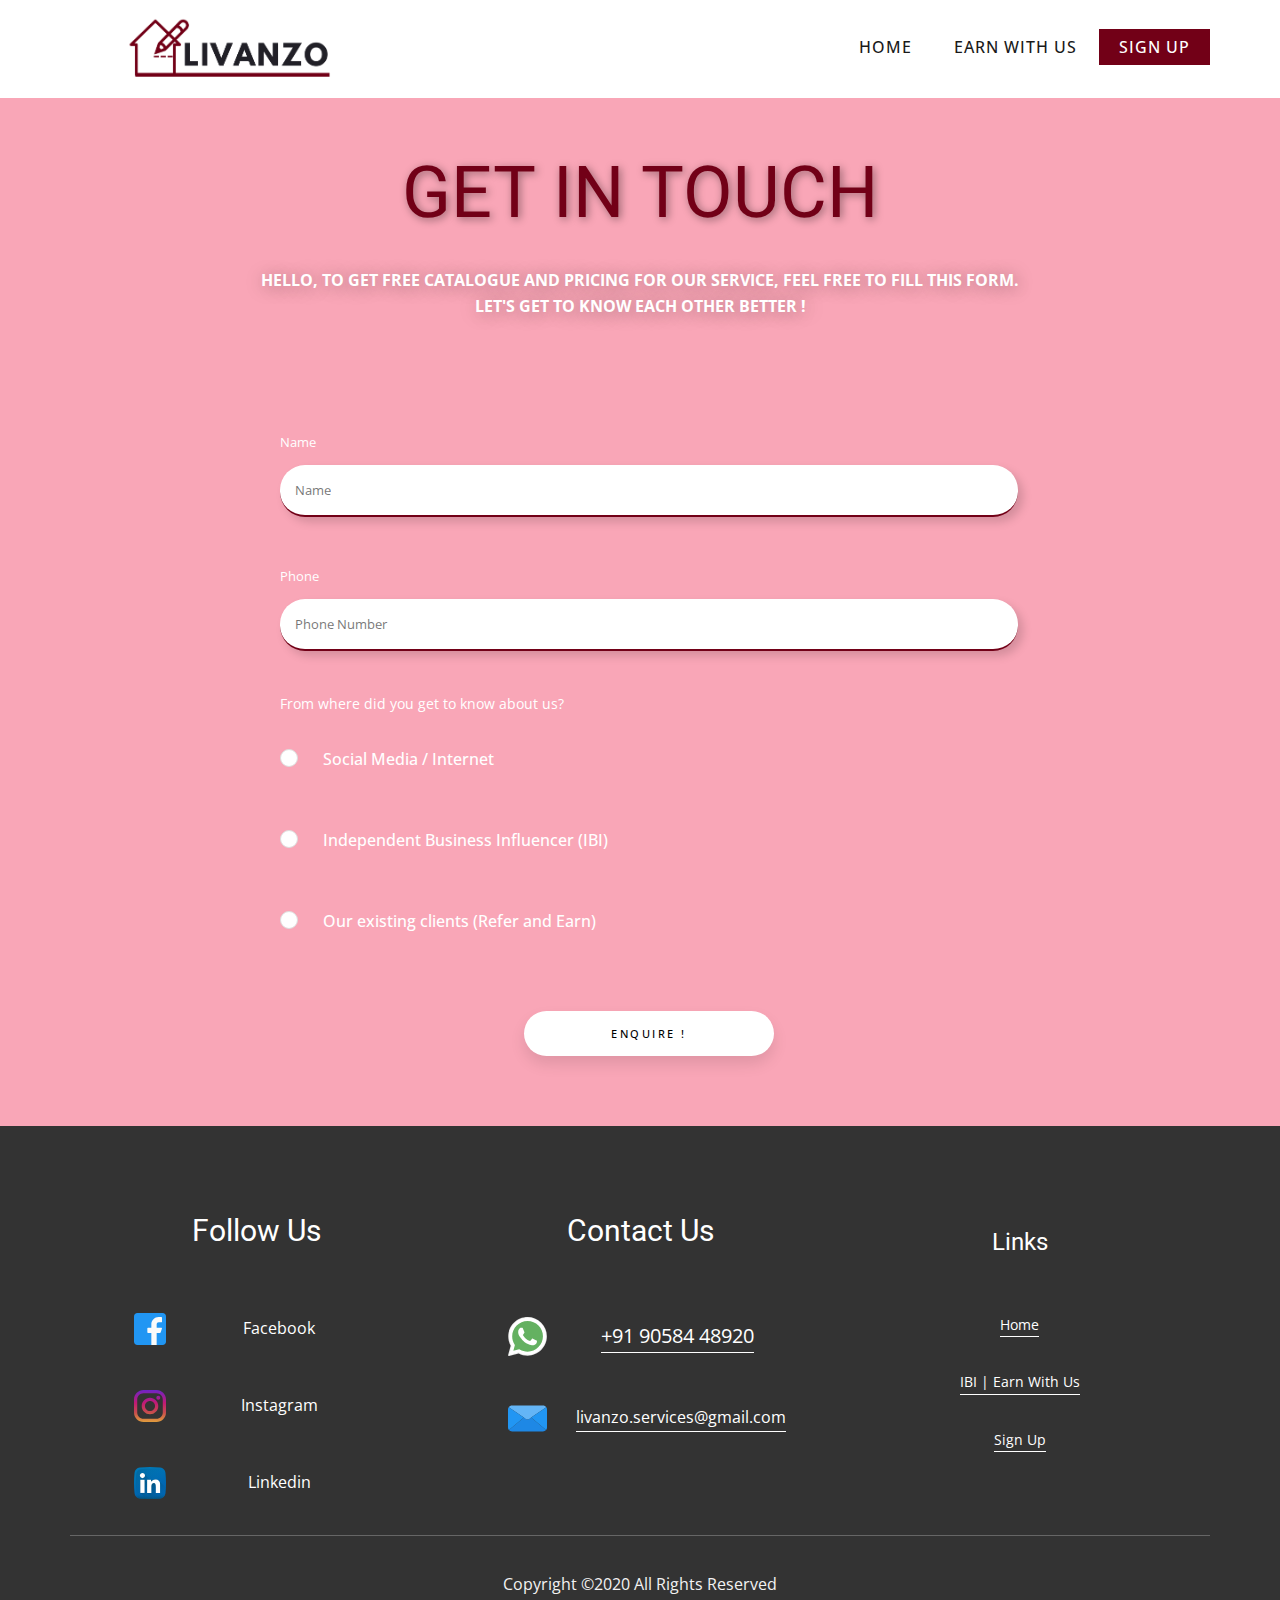
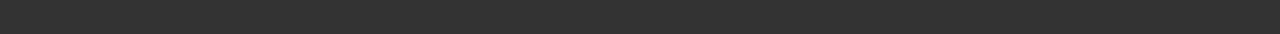
<file: Sign-Up.html>
<!DOCTYPE html>
<html style="font-size: 16px;" lang="en-IN">
  <head>
    <meta name="viewport" content="width=device-width, initial-scale=1.0">
    <meta charset="utf-8">
    <meta name="keywords" content="">
    <meta name="description" content="">
    <meta name="page_type" content="np-template-header-footer-from-plugin">
    <title>Sign Up</title>
    <link rel="stylesheet" href="nicepage.css" media="screen">
<link rel="stylesheet" href="Sign-Up.css" media="screen">
    <script class="u-script" type="text/javascript" src="jquery.js" defer=""></script>
    <script class="u-script" type="text/javascript" src="nicepage.js" defer=""></script>
    <meta name="generator" content="Nicepage 2.25.0, nicepage.com">
    <link rel="icon" href="images/favicon1.png">
    
    
    <link id="u-theme-google-font" rel="stylesheet" href="https://fonts.googleapis.com/css?family=Roboto:100,100i,300,300i,400,400i,500,500i,700,700i,900,900i|Open+Sans:300,300i,400,400i,600,600i,700,700i,800,800i">
    <script type="application/ld+json">{
		"@context": "http://schema.org",
		"@type": "Organization",
		"name": "Livanzo",
		"url": "index.html",
		"logo": "images/OriginalsizeLIVANZOLOGOcrop.png"
}</script>
    <meta property="og:title" content="Sign Up">
    <meta property="og:type" content="website">
    <meta name="theme-color" content="#212027">
    <link rel="canonical" href="index.html">
    <meta property="og:url" content="index.html">
  </head>
  <body class="u-body"><header class="u-clearfix u-header u-white u-header" id="sec-6042"><div class="u-clearfix u-sheet u-sheet-1">
        <a href="Home.html" class="u-image u-logo u-image-1" title="Livanzo">
          <img src="images/OriginalsizeLIVANZOLOGOcrop.png" class="u-logo-image u-logo-image-1" data-image-width="243.1555">
        </a>
        <nav class="u-menu u-menu-dropdown u-menu-open-right u-offcanvas u-menu-1" data-responsive-from="MD">
          <div class="menu-collapse" style="font-size: 1rem; letter-spacing: 0; text-transform: uppercase; font-weight: 500;">
            <a class="u-active-palette-2-base u-button-style u-custom-active-border-color u-custom-border u-custom-borders u-custom-hover-border-color u-custom-left-right-menu-spacing u-custom-padding-bottom u-custom-text-color u-custom-text-hover-color u-custom-top-bottom-menu-spacing u-hover-grey-40 u-nav-link u-text-active-white u-text-body-color u-text-hover-palette-2-base" href="#">
              <svg><use xmlns:xlink="http://www.w3.org/1999/xlink" xlink:href="#menu-hamburger"></use></svg>
              <svg version="1.1" xmlns="http://www.w3.org/2000/svg" xmlns:xlink="http://www.w3.org/1999/xlink"><defs><symbol id="menu-hamburger" viewBox="0 0 16 16" style="width: 16px; height: 16px;"><rect y="1" width="16" height="2"></rect><rect y="7" width="16" height="2"></rect><rect y="13" width="16" height="2"></rect>
</symbol>
</defs></svg>
            </a>
          </div>
          <div class="u-custom-menu u-nav-container">
            <ul class="u-nav u-spacing-2 u-unstyled u-nav-1"><li class="u-nav-item"><a class="u-active-palette-2-base u-border-active-palette-1-base u-border-hover-palette-1-base u-border-no-left u-border-no-right u-border-no-top u-button-style u-hover-grey-40 u-nav-link u-text-active-white u-text-grey-90 u-text-hover-white" href="Home.html" style="padding: 10px 20px;">Home</a>
</li><li class="u-nav-item"><a class="u-active-palette-2-base u-border-active-palette-1-base u-border-hover-palette-1-base u-border-no-left u-border-no-right u-border-no-top u-button-style u-hover-grey-40 u-nav-link u-text-active-white u-text-grey-90 u-text-hover-white" href="Earn-with-Us.html" style="padding: 10px 20px;">Earn with Us</a>
</li><li class="u-nav-item"><a class="u-active-palette-2-base u-border-active-palette-1-base u-border-hover-palette-1-base u-border-no-left u-border-no-right u-border-no-top u-button-style u-hover-grey-40 u-nav-link u-text-active-white u-text-grey-90 u-text-hover-white" href="Sign-Up.html" style="padding: 10px 20px;">Sign Up</a>
</li></ul>
          </div>
          <div class="u-custom-menu u-nav-container-collapse">
            <div class="u-black u-border-2 u-border-black u-container-style u-inner-container-layout u-opacity u-opacity-90 u-sidenav">
              <div class="u-menu-close"></div>
              <ul class="u-align-center u-nav u-popupmenu-items u-spacing-0 u-unstyled u-nav-2"><li class="u-nav-item"><a class="u-button-style u-nav-link" href="Home.html" style="padding: 10px;">Home</a>
</li><li class="u-nav-item"><a class="u-button-style u-nav-link" href="Earn-with-Us.html" style="padding: 10px;">Earn with Us</a>
</li><li class="u-nav-item"><a class="u-button-style u-nav-link" href="Sign-Up.html" style="padding: 10px;">Sign Up</a>
</li></ul>
            </div>
            <div class="u-black u-menu-overlay u-opacity u-opacity-65"></div>
          </div>
        </nav>
      </div></header> 
    <section class="u-clearfix u-palette-2-light-2 u-section-1" id="sec-f989">
      <div class="u-clearfix u-sheet u-sheet-1">
        <div class="u-container-style u-expanded-width u-group u-group-1">
          <div class="u-container-layout u-valign-top-xl u-container-layout-1">
            <h1 class="u-align-center u-text u-text-palette-2-base u-text-1">get in touch</h1>
            <p class="u-align-center u-text u-text-body-alt-color u-text-2">Hello, To get free catalogue and pricing for our service, feel free to fill this form. <br>Let's get to know each other better !
            </p>
          </div>
        </div>
        <div class="u-clearfix u-custom-html u-expanded-width-xs u-custom-html-1">
          <style> [type="radio"]:checked,[type="radio"]:not(:checked) {
      position: absolute;
      left: -9999px;
  }
  [type="radio"]:checked + label,
  [type="radio"]:not(:checked) + label
  {
      position: relative;
      padding-left: 28px;
      cursor: pointer;
      line-height: 20px;
      display: inline-block;
      color: #fff;
  }
  [type="radio"]:checked + label:before,
  [type="radio"]:not(:checked) + label:before {
      content: '';
      position: absolute;
      left: 0;
      top: 0;
      width: 18px;
      height: 18px;
      border: 1px solid #ddd;
      border-radius: 100%;
      background: #fff;
  }
  [type="radio"]:checked + label:after,
  [type="radio"]:not(:checked) + label:after {
      content: '';
      width: 12px;
      height: 12px;
      background: #F87DA9;
      position: absolute;
      top: 4px;
      left: 4px;
      border-radius: 100%;
      -webkit-transition: all 0.2s ease;
      transition: all 0.2s ease;
  }
  [type="radio"]:not(:checked) + label:after {
      opacity: 0;
      -webkit-transform: scale(0);
      transform: scale(0);
  }
  [type="radio"]:checked + label:after {
      opacity: 1;
      -webkit-transform: scale(2);
      transform: scale(2);
  }
      .checkmark{
        margin-right:15px;
      }
      form {
        background-color: inherit;
        display: inline-block;
        text-align: left;
        width : 100%;
      }
      /* Hide the browser's default radio button */
      #radios input {
        position: absolute;
        opacity: 0;
        cursor: pointer;
      }
      #radios{
        margin-top : 30px;
      }
      .io_be{
        color: black;
  	    background-color:white;
        display: inline-block;
        text-align: left;
        width :100%;
        border:0px;
        border-bottom: 2px solid #720017;
        padding : 15px;
        margin-bottom: 20px;
        margin-top:10px;
        transition: all 1s ease;
        box-shadow: 5px 5px 10px rgba(0,0,0, 0.15);
        border-radius:25px;
      }
      .io_be:valid{
        box-shadow: none;
        border-bottom: 2px solid #7CFC00;
      }
      .io_be:focus{
        -webkit-tap-highlight-color: rgba(255, 255, 255, 0) !important;
        -webkit-focus-ring-color: rgba(255, 255, 255, 0) !important;
        outline: none !important;
      }
      .headLabels{
        color:#ffffff;
        /* margin:20px; */
        margin-bottom:5px;
        font-size: 13px;
      }
      #sumbit_button{
        display: inline-block;
        margin: 10px;
        width: 250px;
        height: 45px;
        font-size: 11px;
        text-transform: uppercase;
        letter-spacing: 2.5px;
        font-weight: 500;
        color: #000;
        background-color: #fff;
        border: none;
        border-radius: 45px;
        box-shadow: 0px 8px 15px rgba(0, 0, 0, 0.1);
        transition: all 0.3s ease;
        cursor: pointer;
        outline: none;
      }
  	#sumbit_button:hover {
  		background-color: #de597a;
  		box-shadow: 0px 15px 20px rgba(222, 89, 122, 0.4);
  		color: #fff;
  		transform: translateY(-5px);
  	}
  	.radioLabel{
  		font-size: 16px;
  		font-weight: 500;
  	}
  	#radioHeadLabel{
  		color:white;
  		margin-top:25px;
  		margin-bottom:10px;
  		font-size: 14px;
  	}
    .radio_container{
      margin: 15px;
      margin-left:0px;
    } </style>
          <script type="text/javascript"> function ShowCodeSpace(){
    var inp = document.getElementById("ibi_code");
    var container = inp.parentNode;
    container.style["display"]="initial";
    inp.required = true;
  }
  function HideCodeSpace(){
    var inp = document.getElementById("ibi_code");
    var container = inp.parentNode;
    container.style["display"]="none";
    inp.value="";
    inp.required = false;
  }
  function ShowCustomerCodeSpace(){
    var inp = document.getElementById("cus_code");
    var container = inp.parentNode;
    container.style["display"]="initial";
    inp.required = true;
  }
  function HideCustomerCodeSpace(){
    var inp = document.getElementById("cus_code");
    var container = inp.parentNode;
    container.style["display"]="none";
    inp.value="";
    inp.required = false;
  } </script>
<script type="text/javascript">var submitted=false;</script>
     <iframe name="hidden_iframe" id="hidden_iframe" style="display:none;" onload="if(submitted)  {window.location='ThankYou.html';}"></iframe>
          <form id="main_form_container" action="https://docs.google.com/forms/d/e/1FAIpQLSflBeYUY8zamhXsphJ5R11EamcFvv75c5AD4rcdMKXBKjbuPA/formResponse" method="POST" target="hidden_iframe" onsubmit="submitted=true;">
            <label for="name" class="headLabels"> Name <input class="io_be" type="text" id="name" name="entry.2005620554" placeholder="Name" required="">
              <br>
            </label>
            <br>
            <label for="phone" class="headLabels"> Phone<br>
              <input style="margin-bottom:40px" class="io_be" type="tel" id="phone" name="entry.1166974658" placeholder="Phone Number" pattern="[0-9]+" minlength="8" maxlength="14" oninvalid="setCustomValidity('Please enter a valid Phone Number')" onkeyup="try{setCustomValidity('')}catch(e){}" required="">
            </label>
            <br>
            <label id="radioHeadLabel">From where did you get to know about us?</label>
            <br>
            <div id="radios">
              <div class="radio_container">
                <input type="radio" id="radio_1" class="radioSingleElement" name="entry.1868474099" value="Social Media / Internet" onclick="HideCodeSpace();HideCustomerCodeSpace()" required="">
                <label for="radio_1" class="radioLabel">
                  <span class="checkmark"></span> Social Media / Internet 
                </label>
              </div>
              <br>
              <div class="radio_container">
                <input type="radio" id="radio_2" class="radioSingleElement" name="entry.1868474099" value="Independent Business Influencer (IBI)" onclick="ShowCodeSpace();HideCustomerCodeSpace()">
                <label for="radio_2" class="radioLabel">
                  <span class="checkmark"></span> Independent Business Influencer (IBI) 
                </label>
              </div>
              <br>
              <div class="radio_container">
                <input type="radio" id="radio_3" class="radioSingleElement" name="entry.1868474099" value="Our existing clients (Refer and Earn)" onclick="HideCodeSpace();ShowCustomerCodeSpace()">
                <label for="radio_3" class="radioLabel">
                  <span class="checkmark"></span> Our existing clients (Refer and Earn) 
                </label>
              </div>
              <br>
            </div>
            <br>
            <label for="ibi_code" class="headLabels" style="display:none;"> IBI code <input class="io_be" id="ibi_code" type="text" name="entry.2114964831" placeholder="IBI code given by your IBI" pattern="\d{5}">
            </label>
            <label for="cus_code" class="headLabels" style="display:none;"> Customer referral code <input class="io_be" id="cus_code" type="text" name="entry.1534758393" placeholder="Referral Code">
            </label>
            <div style="width:100% ; text-align:center;">
              <input type="submit" id="sumbit_button" value="Enquire !">
            </div>
            <input type="hidden" value="" name="recaptchaResponse">
          </form>
        </div>
      </div>
    </section>
    
    
    <footer class="u-clearfix u-footer u-grey-80" id="sec-7752"><div class="u-clearfix u-sheet u-sheet-1">
        <div class="u-clearfix u-expanded-width-lg u-expanded-width-md u-expanded-width-xl u-expanded-width-xs u-gutter-0 u-layout-wrap u-layout-wrap-1">
          <div class="u-gutter-0 u-layout">
            <div class="u-layout-row">
              <div class="u-align-left u-container-style u-layout-cell u-left-cell u-size-20 u-size-20-md u-layout-cell-1">
                <div class="u-container-layout u-valign-bottom-xs u-container-layout-1">
                  <h3 class="u-align-center u-text u-text-1">Follow Us&nbsp;</h3>
                  <div class="u-expanded-width-lg u-expanded-width-xl u-list u-repeater u-list-1">
                    <div class="u-container-style u-list-item u-repeater-item" data-href="https://www.facebook.com/livanzo/" data-target="_blank">
                      <div class="u-container-layout u-similar-container u-container-layout-2">
                        <p class="u-align-center u-text u-text-2">Facebook</p>
                        <span class="u-icon u-icon-circle u-text-palette-1-base u-icon-1" data-href="https://nicepage.com">
                          <svg class="u-svg-link" preserveAspectRatio="xMidYMin slice" viewBox="0 0 512 512" style=""><use xmlns:xlink="http://www.w3.org/1999/xlink" xlink:href="#svg-a055"></use></svg>
                          <svg xmlns="http://www.w3.org/2000/svg" xmlns:xlink="http://www.w3.org/1999/xlink" version="1.1" xml:space="preserve" class="u-svg-content" viewBox="0 0 512 512" x="0px" y="0px" id="svg-a055" style="enable-background:new 0 0 512 512;"><path style="fill:#2196F3;" d="M53.333,0h405.333C488.122,0,512,23.878,512,53.333v405.333C512,488.122,488.122,512,458.667,512  H53.333C23.878,512,0,488.122,0,458.667V53.333C0,23.878,23.878,0,53.333,0z"></path><path style="fill:#FAFAFA;" d="M394.667,149.333h42.667c5.891,0,10.667-4.776,10.667-10.667v-64C448,68.776,443.224,64,437.333,64  h-42.667c-64.801,0-117.333,52.532-117.333,117.333v53.333H224c-5.891,0-10.667,4.776-10.667,10.667v64  c0,5.891,4.776,10.667,10.667,10.667h53.333v192h85.333V320H416c4.589-0.003,8.662-2.942,10.112-7.296l21.333-64  c1.862-5.589-1.16-11.629-6.749-13.491c-1.084-0.361-2.22-0.546-3.363-0.547h-74.667v-53.333  C362.667,163.66,376.994,149.333,394.667,149.333z"></path></svg>
                        </span>
                      </div>
                    </div>
                    <div class="u-container-style u-list-item u-repeater-item" data-href="https://instagram.com/livanzo_" data-target="_blank">
                      <div class="u-container-layout u-similar-container u-container-layout-3">
                        <p class="u-align-center u-text u-text-3">Instagram</p>
                        <span class="u-icon u-icon-circle u-text-palette-1-base u-icon-2" data-href="https://nicepage.com">
                          <svg class="u-svg-link" preserveAspectRatio="xMidYMin slice" viewBox="0 0 551.034 551.034" style=""><use xmlns:xlink="http://www.w3.org/1999/xlink" xlink:href="#svg-9fd0"></use></svg>
                          <svg xmlns="http://www.w3.org/2000/svg" xmlns:xlink="http://www.w3.org/1999/xlink" version="1.1" xml:space="preserve" class="u-svg-content" viewBox="0 0 551.034 551.034" x="0px" y="0px" id="svg-9fd0" style="enable-background:new 0 0 551.034 551.034;"><g><linearGradient id="SVGID_1_" gradientUnits="userSpaceOnUse" x1="275.517" y1="4.57" x2="275.517" y2="549.72" gradientTransform="matrix(1 0 0 -1 0 554)"><stop offset="0" style="stop-color:#E09B3D"></stop><stop offset="0.3" style="stop-color:#C74C4D"></stop><stop offset="0.6" style="stop-color:#C21975"></stop><stop offset="1" style="stop-color:#7024C4"></stop>
</linearGradient><path style="fill:url(#SVGID_1_);" d="M386.878,0H164.156C73.64,0,0,73.64,0,164.156v222.722   c0,90.516,73.64,164.156,164.156,164.156h222.722c90.516,0,164.156-73.64,164.156-164.156V164.156   C551.033,73.64,477.393,0,386.878,0z M495.6,386.878c0,60.045-48.677,108.722-108.722,108.722H164.156   c-60.045,0-108.722-48.677-108.722-108.722V164.156c0-60.046,48.677-108.722,108.722-108.722h222.722   c60.045,0,108.722,48.676,108.722,108.722L495.6,386.878L495.6,386.878z"></path><linearGradient id="SVGID_2_" gradientUnits="userSpaceOnUse" x1="275.517" y1="4.57" x2="275.517" y2="549.72" gradientTransform="matrix(1 0 0 -1 0 554)"><stop offset="0" style="stop-color:#E09B3D"></stop><stop offset="0.3" style="stop-color:#C74C4D"></stop><stop offset="0.6" style="stop-color:#C21975"></stop><stop offset="1" style="stop-color:#7024C4"></stop>
</linearGradient><path style="fill:url(#SVGID_2_);" d="M275.517,133C196.933,133,133,196.933,133,275.516s63.933,142.517,142.517,142.517   S418.034,354.1,418.034,275.516S354.101,133,275.517,133z M275.517,362.6c-48.095,0-87.083-38.988-87.083-87.083   s38.989-87.083,87.083-87.083c48.095,0,87.083,38.988,87.083,87.083C362.6,323.611,323.611,362.6,275.517,362.6z"></path><linearGradient id="SVGID_3_" gradientUnits="userSpaceOnUse" x1="418.31" y1="4.57" x2="418.31" y2="549.72" gradientTransform="matrix(1 0 0 -1 0 554)"><stop offset="0" style="stop-color:#E09B3D"></stop><stop offset="0.3" style="stop-color:#C74C4D"></stop><stop offset="0.6" style="stop-color:#C21975"></stop><stop offset="1" style="stop-color:#7024C4"></stop>
</linearGradient><circle style="fill:url(#SVGID_3_);" cx="418.31" cy="134.07" r="34.15"></circle>
</g></svg>
                        </span>
                      </div>
                    </div>
                    <div class="u-container-style u-list-item u-repeater-item" data-href="https://www.linkedin.com/company/livanzo" data-target="_blank">
                      <div class="u-container-layout u-similar-container u-container-layout-4">
                        <p class="u-align-center u-text u-text-4">Linkedin</p>
                        <span class="u-icon u-icon-circle u-text-palette-1-base u-icon-3" data-href="https://nicepage.com">
                          <svg class="u-svg-link" preserveAspectRatio="xMidYMin slice" viewBox="0 0 512 512.00038" style=""><use xmlns:xlink="http://www.w3.org/1999/xlink" xlink:href="#svg-c153"></use></svg>
                          <svg xmlns="http://www.w3.org/2000/svg" xmlns:xlink="http://www.w3.org/1999/xlink" version="1.1" xml:space="preserve" class="u-svg-content" viewBox="0 0 512 512.00038" id="svg-c153"><linearGradient id="a" gradientUnits="userSpaceOnUse" x1="169.9940010834" x2="299.4934135904" y1="71.98622701" y2="349.0548448864"><stop offset="0" stop-color="#0077b5"></stop><stop offset="1" stop-color="#0066b2"></stop>
</linearGradient><linearGradient id="b"><stop offset="0" stop-color="#0066b2" stop-opacity="0"></stop><stop offset="1" stop-color="#07485e"></stop>
</linearGradient><linearGradient id="c" gradientUnits="userSpaceOnUse" x1="364.2825237824" x2="-379.5864327114" xmlns:xlink="http://www.w3.org/1999/xlink" xlink:href="#b" y1="314.0868361356" y2="-84.9521808166"></linearGradient><linearGradient id="d" gradientUnits="userSpaceOnUse" x1="256.0003" x2="256.0003" xmlns:xlink="http://www.w3.org/1999/xlink" xlink:href="#b" y1="415.8267010284" y2="522.8344458318"></linearGradient><linearGradient id="e" gradientUnits="userSpaceOnUse" x1="271.3543834602" x2="79.916898849" xmlns:xlink="http://www.w3.org/1999/xlink" xlink:href="#b" y1="273.7754525398" y2="82.3380683208"></linearGradient><linearGradient id="f" gradientUnits="userSpaceOnUse" x1="383.7494748922" x2="-1.7565731078" xmlns:xlink="http://www.w3.org/1999/xlink" xlink:href="#b" y1="451.630876413" y2="270.924916413"></linearGradient><linearGradient id="g" gradientUnits="userSpaceOnUse" x1="477.5305473456" x2="208.9696664582" xmlns:xlink="http://www.w3.org/1999/xlink" xlink:href="#b" y1="491.2543726544" y2="222.693491767"></linearGradient><path d="m420.421875 503.234375c-109.503906 11.6875-219.339844 11.6875-328.84375 0-43.664063-4.660156-78.152344-39.148437-82.8125-82.816406-11.6875-109.503907-11.6875-219.335938 0-328.839844 4.660156-43.664063 39.148437-78.152344 82.8125-82.8125 109.503906-11.6875 219.335937-11.6875 328.839844 0 43.667969 4.660156 78.15625 39.148437 82.816406 82.8125 11.6875 109.503906 11.6875 219.335937 0 328.839844-4.660156 43.667969-39.144531 78.15625-82.8125 82.816406zm0 0" fill="url(#a)"></path><path d="m475.386719 110.097656c-4.132813-38.746094-34.734375-69.351562-73.484375-73.488281-97.171875-10.367187-194.632813-10.367187-291.804688 0-38.746094 4.136719-69.351562 34.742187-73.488281 73.488281-10.367187 97.171875-10.367187 194.632813 0 291.800782 4.136719 38.75 34.742187 69.355468 73.488281 73.488281 97.171875 10.371093 194.632813 10.371093 291.800782 0 38.75-4.132813 69.355468-34.738281 73.488281-73.488281 10.371093-97.167969 10.371093-194.628907 0-291.800782zm0 0" fill="url(#c)"></path><path d="m7.671875 409.804688c.351563 3.539062.714844 7.078124 1.09375 10.617187 4.660156 43.664063 39.148437 78.152344 82.816406 82.8125 109.503907 11.6875 219.335938 11.6875 328.839844 0 43.667969-4.660156 78.152344-39.148437 82.8125-82.8125.378906-3.539063.742187-7.078125 1.097656-10.617187zm0 0" fill="url(#d)"></path><path d="m497.714844 443.570312-330.40625-330.410156c-7.378906-9.628906-18.988282-15.84375-32.054688-15.84375-22.289062 0-40.359375 18.066406-40.359375 40.355469 0 13.070313 6.21875 24.679687 15.847657 32.054687l329.257812 329.261719c26.613281-8.855469 47.824219-29.304687 57.714844-55.417969zm0 0" fill="url(#e)"></path><path d="m169.152344 204.503906h-67.800782v210.179688l96.203126 96.203125c74.304687 2.8125 148.660156.269531 222.863281-7.652344 12.972656-1.382813 25.125-5.417969 35.9375-11.527344zm0 0" fill="url(#f)"></path><path d="m399.410156 222.109375c-12.402344-13.597656-30.257812-22.128906-50.105468-22.128906-31.394532 0-51.65625 11.027343-63.714844 21.265625l-13.285156-16.742188h-62.472657v210.179688l96.492188 96.492187c38.054687-1.238281 76.09375-3.886719 114.097656-7.941406 43.667969-4.660156 78.152344-39.148437 82.8125-82.8125 3.117187-29.195313 5.394531-58.414063 6.847656-87.640625zm0 0" fill="url(#g)"></path><g fill="#fff"><path d="m101.355469 204.503906h67.796875v210.179688h-67.796875zm0 0"></path><path d="m349.304688 199.980469c-49.683594 0-71.507813 27.613281-77 36.019531v-31.496094h-62.472657v210.179688h67.800781v-105.574219c0-30.507813 14.042969-54.238281 40.679688-54.238281 26.632812 0 30.992188 29.539062 30.992188 65.863281v93.949219h67.800781v-146.902344c0-37.445312-30.355469-67.800781-67.800781-67.800781zm0 0"></path><path d="m175.609375 137.675781c0 22.289063-18.066406 40.355469-40.355469 40.355469-22.289062 0-40.359375-18.066406-40.359375-40.355469 0-22.289062 18.070313-40.359375 40.359375-40.359375 22.289063 0 40.355469 18.070313 40.355469 40.359375zm0 0"></path>
</g></svg>
                        </span>
                      </div>
                    </div>
                  </div>
                </div>
              </div>
              <div class="u-align-left u-container-style u-layout-cell u-size-20 u-size-20-md u-layout-cell-2">
                <div class="u-container-layout u-container-layout-5">
                  <h3 class="u-align-center u-text u-text-default u-text-5">Contact Us</h3>
                  <div class="u-container-style u-expanded-width u-group u-group-1">
                    <div class="u-container-layout u-container-layout-6">
                      <a href="https://wa.me/+919058448920" class="u-border-1 u-border-active-palette-2-base u-border-hover-palette-2-light-2 u-border-white u-btn u-button-style u-none u-text-body-alt-color u-text-hover-palette-2-light-1 u-btn-1">+91 90584 48920</a>
                      <span class="u-icon u-icon-circle u-text-palette-1-base u-icon-4" data-href="wa.me/+919058448920" data-target="_blank">
                        <svg class="u-svg-link" preserveAspectRatio="xMidYMin slice" viewBox="0 0 512 512" style=""><use xmlns:xlink="http://www.w3.org/1999/xlink" xlink:href="#svg-23e3"></use></svg>
                        <svg xmlns="http://www.w3.org/2000/svg" xmlns:xlink="http://www.w3.org/1999/xlink" version="1.1" xml:space="preserve" class="u-svg-content" viewBox="0 0 512 512" id="svg-23e3"><g transform="translate(1, 0)"><path d="m10.894531 512c-2.875 0-5.671875-1.136719-7.746093-3.234375-2.734376-2.765625-3.789063-6.78125-2.761719-10.535156l33.285156-121.546875c-20.722656-37.472656-31.648437-79.863282-31.632813-122.894532.058594-139.941406 113.941407-253.789062 253.871094-253.789062 67.871094.0273438 131.644532 26.464844 179.578125 74.433594 47.925781 47.972656 74.308594 111.742187 74.289063 179.558594-.0625 139.945312-113.945313 253.800781-253.867188 253.800781 0 0-.105468 0-.109375 0-40.871093-.015625-81.390625-9.976563-117.46875-28.84375l-124.675781 32.695312c-.914062.238281-1.84375.355469-2.761719.355469zm0 0" fill="#e5e5e5"></path><path d="m10.894531 501.105469 34.46875-125.871094c-21.261719-36.839844-32.445312-78.628906-32.429687-121.441406.054687-133.933594 109.046875-242.898438 242.976562-242.898438 64.992188.027344 125.996094 25.324219 171.871094 71.238281 45.871094 45.914063 71.125 106.945313 71.101562 171.855469-.058593 133.929688-109.066406 242.910157-242.972656 242.910157-.007812 0 .003906 0 0 0h-.105468c-40.664063-.015626-80.617188-10.214844-116.105469-29.570313zm134.769531-77.75 7.378907 4.371093c31 18.398438 66.542969 28.128907 102.789062 28.148438h.078125c111.304688 0 201.898438-90.578125 201.945313-201.902344.019531-53.949218-20.964844-104.679687-59.09375-142.839844-38.132813-38.160156-88.832031-59.1875-142.777344-59.210937-111.394531 0-201.984375 90.566406-202.027344 201.886719-.015625 38.148437 10.65625 75.296875 30.875 107.445312l4.804688 7.640625-20.40625 74.5zm0 0" fill="#fff"></path><path d="m19.34375 492.625 33.277344-121.519531c-20.53125-35.5625-31.324219-75.910157-31.3125-117.234375.050781-129.296875 105.273437-234.488282 234.558594-234.488282 62.75.027344 121.644531 24.449219 165.921874 68.773438 44.289063 44.324219 68.664063 103.242188 68.640626 165.898438-.054688 129.300781-105.28125 234.503906-234.550782 234.503906-.011718 0 .003906 0 0 0h-.105468c-39.253907-.015625-77.828126-9.867188-112.085938-28.539063zm0 0" fill="#64b161"></path><g fill="#fff"><path d="m10.894531 501.105469 34.46875-125.871094c-21.261719-36.839844-32.445312-78.628906-32.429687-121.441406.054687-133.933594 109.046875-242.898438 242.976562-242.898438 64.992188.027344 125.996094 25.324219 171.871094 71.238281 45.871094 45.914063 71.125 106.945313 71.101562 171.855469-.058593 133.929688-109.066406 242.910157-242.972656 242.910157-.007812 0 .003906 0 0 0h-.105468c-40.664063-.015626-80.617188-10.214844-116.105469-29.570313zm134.769531-77.75 7.378907 4.371093c31 18.398438 66.542969 28.128907 102.789062 28.148438h.078125c111.304688 0 201.898438-90.578125 201.945313-201.902344.019531-53.949218-20.964844-104.679687-59.09375-142.839844-38.132813-38.160156-88.832031-59.1875-142.777344-59.210937-111.394531 0-201.984375 90.566406-202.027344 201.886719-.015625 38.148437 10.65625 75.296875 30.875 107.445312l4.804688 7.640625-20.40625 74.5zm0 0"></path><path d="m195.183594 152.246094c-4.546875-10.109375-9.335938-10.3125-13.664063-10.488282-3.539062-.152343-7.589843-.144531-11.632812-.144531-4.046875 0-10.625 1.523438-16.1875 7.597657-5.566407 6.074218-21.253907 20.761718-21.253907 50.632812 0 29.875 21.757813 58.738281 24.792969 62.792969 3.035157 4.050781 42 67.308593 103.707031 91.644531 51.285157 20.226562 61.71875 16.203125 72.851563 15.191406 11.132813-1.011718 35.917969-14.6875 40.976563-28.863281 5.0625-14.175781 5.0625-26.324219 3.542968-28.867187-1.519531-2.527344-5.566406-4.046876-11.636718-7.082032-6.070313-3.035156-35.917969-17.726562-41.484376-19.75-5.566406-2.027344-9.613281-3.035156-13.660156 3.042969-4.050781 6.070313-15.675781 19.742187-19.21875 23.789063-3.542968 4.058593-7.085937 4.566406-13.15625 1.527343-6.070312-3.042969-25.625-9.449219-48.820312-30.132812-18.046875-16.089844-30.234375-35.964844-33.777344-42.042969-3.539062-6.070312-.058594-9.070312 2.667969-12.386719 4.910156-5.972656 13.148437-16.710937 15.171875-20.757812 2.023437-4.054688 1.011718-7.597657-.503906-10.636719-1.519532-3.035156-13.320313-33.058594-18.714844-45.066406zm0 0" fill-rule="evenodd"></path>
</g>
</g></svg>
                      </span>
                    </div>
                  </div>
                  <div class="u-container-style u-expanded-width u-group u-group-2">
                    <div class="u-container-layout u-container-layout-7">
                      <a href="mailto:livanzo.services@gmail.com" class="u-border-1 u-border-active-palette-2-base u-border-hover-palette-2-light-2 u-border-white u-btn u-button-style u-none u-text-body-alt-color u-text-hover-palette-2-light-1 u-btn-2">livanzo.services@gmail.com</a>
                      <span class="u-icon u-icon-circle u-text-palette-1-base u-icon-5" data-href="mailto:livanzo.services@gmail.com" data-target="_blank">
                        <svg class="u-svg-link" preserveAspectRatio="xMidYMin slice" viewBox="0 0 512.001 512.001" style=""><use xmlns:xlink="http://www.w3.org/1999/xlink" xlink:href="#svg-d556"></use></svg>
                        <svg xmlns="http://www.w3.org/2000/svg" xmlns:xlink="http://www.w3.org/1999/xlink" version="1.1" xml:space="preserve" class="u-svg-content" viewBox="0 0 512.001 512.001" x="0px" y="0px" id="svg-d556" style="enable-background:new 0 0 512.001 512.001;"><path style="fill:#1E88E5;" d="M499.628,407.468c-10.128,12.16-25.134,19.194-40.96,19.2H53.334  c-15.826-0.006-30.832-7.04-40.96-19.2l195.627-162.987l20.267,13.867c16.695,11.52,38.772,11.52,55.467,0l20.267-13.867  L499.628,407.468z"></path><path style="fill:#64B5F6;" d="M502.614,108.588L304.001,244.481l-20.267,13.867c-16.695,11.52-38.772,11.52-55.467,0  l-20.267-13.867L9.388,108.374c9.994-14.411,26.409-23.017,43.947-23.04h405.333C476.285,85.241,492.781,93.969,502.614,108.588z"></path><g><path style="fill:#2196F3;" d="M208.001,244.481L12.374,407.468c-8.007-9.57-12.388-21.655-12.373-34.133V138.668   c-0.065-10.823,3.214-21.403,9.387-30.293L208.001,244.481z"></path><path style="fill:#2196F3;" d="M512.001,138.668v234.667c0.014,12.478-4.366,24.563-12.373,34.133L304.001,244.481l198.613-135.893   C508.756,117.414,512.033,127.915,512.001,138.668z"></path>
</g></svg>
                      </span>
                    </div>
                  </div>
                </div>
              </div>
              <div class="u-align-left u-container-style u-layout-cell u-right-cell u-size-20 u-size-20-md u-layout-cell-3">
                <div class="u-container-layout u-valign-middle-lg u-valign-middle-md u-valign-middle-xl u-container-layout-8">
                  <div class="u-container-style u-expanded-width u-group u-group-3">
                    <div class="u-container-layout u-container-layout-9">
                      <h4 class="u-align-center u-text u-text-default u-text-6">Links</h4>
                      <a href="Home.html" class="u-border-1 u-border-active-palette-2-base u-border-hover-palette-1-base u-border-white u-btn u-button-style u-none u-text-white u-btn-3">Home</a>
                      <a href="Earn-with-Us.html" class="u-border-1 u-border-active-palette-2-base u-border-hover-palette-1-base u-border-white u-btn u-button-style u-none u-text-white u-btn-4">IBI | Earn With Us</a>
                      <a href="Sign-Up.html" class="u-border-1 u-border-active-palette-2-base u-border-hover-palette-1-base u-border-white u-btn u-button-style u-none u-text-white u-btn-5">Sign Up</a>
                    </div>
                  </div>
                </div>
              </div>
            </div>
          </div>
        </div>
        <div class="u-align-left u-border-1 u-border-white u-expanded-width u-line u-line-horizontal u-opacity u-opacity-25 u-line-1"></div>
        <p class="u-align-center u-small-text u-text u-text-grey-5 u-text-variant u-text-7">Copyright&nbsp;©2020 All Rights Reserved</p>
      </div></footer>
  </body>
</html>
</file>
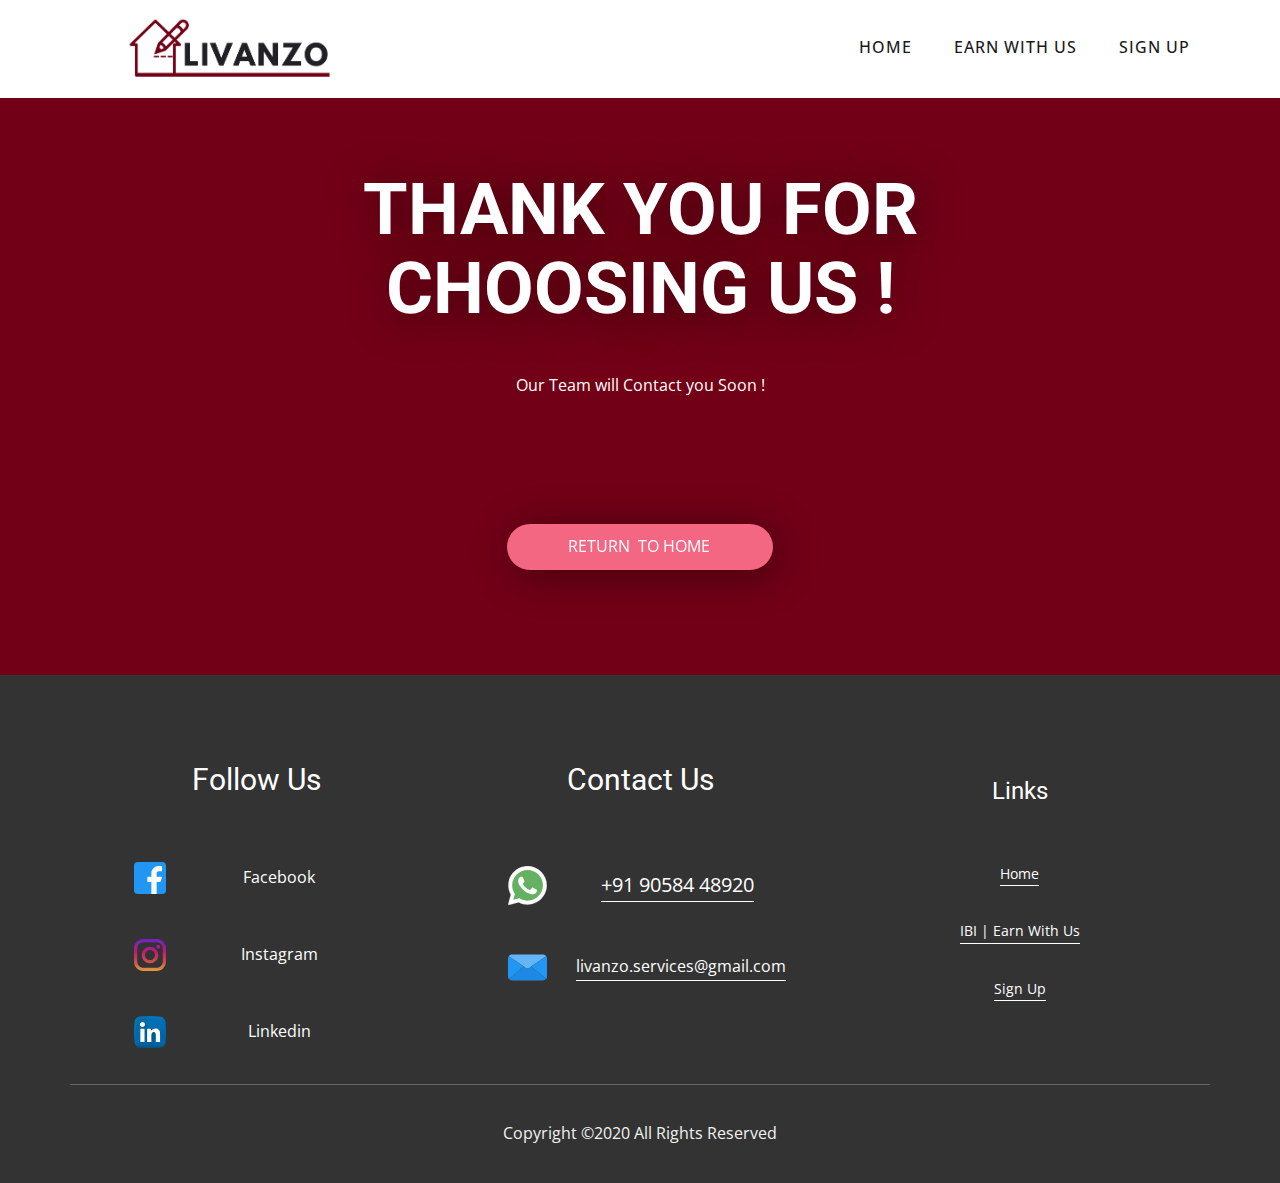
<file: ThankYou.html>
<!DOCTYPE html>
<html style="font-size: 16px;" lang="en-IN">
  <head>
    <meta name="viewport" content="width=device-width, initial-scale=1.0">
    <meta charset="utf-8">
    <meta name="keywords" content="">
    <meta name="description" content="">
    <meta name="page_type" content="np-template-header-footer-from-plugin">
    <title>ThankYou</title>
    <link rel="stylesheet" href="nicepage.css" media="screen">
<link rel="stylesheet" href="ThankYou.css" media="screen">
    <script class="u-script" type="text/javascript" src="jquery.js" defer=""></script>
    <script class="u-script" type="text/javascript" src="nicepage.js" defer=""></script>
    <meta name="generator" content="Nicepage 2.25.0, nicepage.com">
    <link rel="icon" href="images/favicon1.png">
    
    
    <link id="u-theme-google-font" rel="stylesheet" href="https://fonts.googleapis.com/css?family=Roboto:100,100i,300,300i,400,400i,500,500i,700,700i,900,900i|Open+Sans:300,300i,400,400i,600,600i,700,700i,800,800i">
    <script type="application/ld+json">{
		"@context": "http://schema.org",
		"@type": "Organization",
		"name": "Livanzo",
		"url": "index.html",
		"logo": "images/OriginalsizeLIVANZOLOGOcrop.png"
}</script>
    <meta property="og:title" content="ThankYou">
    <meta property="og:type" content="website">
    <meta name="theme-color" content="#212027">
    <link rel="canonical" href="index.html">
    <meta property="og:url" content="index.html">
  </head>
  <body class="u-body"><header class="u-clearfix u-header u-white u-header" id="sec-6042"><div class="u-clearfix u-sheet u-sheet-1">
        <a href="Home.html" class="u-image u-logo u-image-1" title="Livanzo">
          <img src="images/OriginalsizeLIVANZOLOGOcrop.png" class="u-logo-image u-logo-image-1" data-image-width="243.1555">
        </a>
        <nav class="u-menu u-menu-dropdown u-menu-open-right u-offcanvas u-menu-1" data-responsive-from="MD">
          <div class="menu-collapse" style="font-size: 1rem; letter-spacing: 0; text-transform: uppercase; font-weight: 500;">
            <a class="u-active-palette-2-base u-button-style u-custom-active-border-color u-custom-border u-custom-borders u-custom-hover-border-color u-custom-left-right-menu-spacing u-custom-padding-bottom u-custom-text-color u-custom-text-hover-color u-custom-top-bottom-menu-spacing u-hover-grey-40 u-nav-link u-text-active-white u-text-body-color u-text-hover-palette-2-base" href="#">
              <svg><use xmlns:xlink="http://www.w3.org/1999/xlink" xlink:href="#menu-hamburger"></use></svg>
              <svg version="1.1" xmlns="http://www.w3.org/2000/svg" xmlns:xlink="http://www.w3.org/1999/xlink"><defs><symbol id="menu-hamburger" viewBox="0 0 16 16" style="width: 16px; height: 16px;"><rect y="1" width="16" height="2"></rect><rect y="7" width="16" height="2"></rect><rect y="13" width="16" height="2"></rect>
</symbol>
</defs></svg>
            </a>
          </div>
          <div class="u-custom-menu u-nav-container">
            <ul class="u-nav u-spacing-2 u-unstyled u-nav-1"><li class="u-nav-item"><a class="u-active-palette-2-base u-border-active-palette-1-base u-border-hover-palette-1-base u-border-no-left u-border-no-right u-border-no-top u-button-style u-hover-grey-40 u-nav-link u-text-active-white u-text-grey-90 u-text-hover-white" href="Home.html" style="padding: 10px 20px;">Home</a>
</li><li class="u-nav-item"><a class="u-active-palette-2-base u-border-active-palette-1-base u-border-hover-palette-1-base u-border-no-left u-border-no-right u-border-no-top u-button-style u-hover-grey-40 u-nav-link u-text-active-white u-text-grey-90 u-text-hover-white" href="Earn-with-Us.html" style="padding: 10px 20px;">Earn with Us</a>
</li><li class="u-nav-item"><a class="u-active-palette-2-base u-border-active-palette-1-base u-border-hover-palette-1-base u-border-no-left u-border-no-right u-border-no-top u-button-style u-hover-grey-40 u-nav-link u-text-active-white u-text-grey-90 u-text-hover-white" href="Sign-Up.html" style="padding: 10px 20px;">Sign Up</a>
</li></ul>
          </div>
          <div class="u-custom-menu u-nav-container-collapse">
            <div class="u-black u-border-2 u-border-black u-container-style u-inner-container-layout u-opacity u-opacity-90 u-sidenav">
              <div class="u-menu-close"></div>
              <ul class="u-align-center u-nav u-popupmenu-items u-spacing-0 u-unstyled u-nav-2"><li class="u-nav-item"><a class="u-button-style u-nav-link" href="Home.html" style="padding: 10px;">Home</a>
</li><li class="u-nav-item"><a class="u-button-style u-nav-link" href="Earn-with-Us.html" style="padding: 10px;">Earn with Us</a>
</li><li class="u-nav-item"><a class="u-button-style u-nav-link" href="Sign-Up.html" style="padding: 10px;">Sign Up</a>
</li></ul>
            </div>
            <div class="u-black u-menu-overlay u-opacity u-opacity-65"></div>
          </div>
        </nav>
      </div></header>
    <section class="u-align-center u-clearfix u-palette-2-dark-1 u-section-1" id="sec-bbf1">
      <div class="u-align-center u-clearfix u-sheet u-sheet-1">
        <h1 class="u-text u-title u-text-1">THANK YOU FOR CHOOSING US !</h1>
        <p class="u-text u-text-default u-text-2">Our Team will Contact you Soon !</p>
        <a href="Home.html" class="u-border-radius-50 u-btn u-btn-round u-button-style u-hover-white u-palette-2-light-1 u-btn-1" data-animation-name="fadeIn" data-animation-duration="1000" data-animation-delay="0" data-animation-direction="">RETURN&nbsp; TO HOME</a>
      </div>
    </section>
    
    
    <footer class="u-clearfix u-footer u-grey-80" id="sec-7752"><div class="u-clearfix u-sheet u-sheet-1">
        <div class="u-clearfix u-expanded-width-lg u-expanded-width-md u-expanded-width-xl u-expanded-width-xs u-gutter-0 u-layout-wrap u-layout-wrap-1">
          <div class="u-gutter-0 u-layout">
            <div class="u-layout-row">
              <div class="u-align-left u-container-style u-layout-cell u-left-cell u-size-20 u-size-20-md u-layout-cell-1">
                <div class="u-container-layout u-valign-bottom-xs u-container-layout-1">
                  <h3 class="u-align-center u-text u-text-1">Follow Us&nbsp;</h3>
                  <div class="u-expanded-width-lg u-expanded-width-xl u-list u-repeater u-list-1">
                    <div class="u-container-style u-list-item u-repeater-item" data-href="https://www.facebook.com/livanzo/" data-target="_blank">
                      <div class="u-container-layout u-similar-container u-container-layout-2">
                        <p class="u-align-center u-text u-text-2">Facebook</p>
                        <span class="u-icon u-icon-circle u-text-palette-1-base u-icon-1" data-href="https://nicepage.com">
                          <svg class="u-svg-link" preserveAspectRatio="xMidYMin slice" viewBox="0 0 512 512" style=""><use xmlns:xlink="http://www.w3.org/1999/xlink" xlink:href="#svg-a055"></use></svg>
                          <svg xmlns="http://www.w3.org/2000/svg" xmlns:xlink="http://www.w3.org/1999/xlink" version="1.1" xml:space="preserve" class="u-svg-content" viewBox="0 0 512 512" x="0px" y="0px" id="svg-a055" style="enable-background:new 0 0 512 512;"><path style="fill:#2196F3;" d="M53.333,0h405.333C488.122,0,512,23.878,512,53.333v405.333C512,488.122,488.122,512,458.667,512  H53.333C23.878,512,0,488.122,0,458.667V53.333C0,23.878,23.878,0,53.333,0z"></path><path style="fill:#FAFAFA;" d="M394.667,149.333h42.667c5.891,0,10.667-4.776,10.667-10.667v-64C448,68.776,443.224,64,437.333,64  h-42.667c-64.801,0-117.333,52.532-117.333,117.333v53.333H224c-5.891,0-10.667,4.776-10.667,10.667v64  c0,5.891,4.776,10.667,10.667,10.667h53.333v192h85.333V320H416c4.589-0.003,8.662-2.942,10.112-7.296l21.333-64  c1.862-5.589-1.16-11.629-6.749-13.491c-1.084-0.361-2.22-0.546-3.363-0.547h-74.667v-53.333  C362.667,163.66,376.994,149.333,394.667,149.333z"></path></svg>
                        </span>
                      </div>
                    </div>
                    <div class="u-container-style u-list-item u-repeater-item" data-href="https://instagram.com/livanzo_" data-target="_blank">
                      <div class="u-container-layout u-similar-container u-container-layout-3">
                        <p class="u-align-center u-text u-text-3">Instagram</p>
                        <span class="u-icon u-icon-circle u-text-palette-1-base u-icon-2" data-href="https://nicepage.com">
                          <svg class="u-svg-link" preserveAspectRatio="xMidYMin slice" viewBox="0 0 551.034 551.034" style=""><use xmlns:xlink="http://www.w3.org/1999/xlink" xlink:href="#svg-9fd0"></use></svg>
                          <svg xmlns="http://www.w3.org/2000/svg" xmlns:xlink="http://www.w3.org/1999/xlink" version="1.1" xml:space="preserve" class="u-svg-content" viewBox="0 0 551.034 551.034" x="0px" y="0px" id="svg-9fd0" style="enable-background:new 0 0 551.034 551.034;"><g><linearGradient id="SVGID_1_" gradientUnits="userSpaceOnUse" x1="275.517" y1="4.57" x2="275.517" y2="549.72" gradientTransform="matrix(1 0 0 -1 0 554)"><stop offset="0" style="stop-color:#E09B3D"></stop><stop offset="0.3" style="stop-color:#C74C4D"></stop><stop offset="0.6" style="stop-color:#C21975"></stop><stop offset="1" style="stop-color:#7024C4"></stop>
</linearGradient><path style="fill:url(#SVGID_1_);" d="M386.878,0H164.156C73.64,0,0,73.64,0,164.156v222.722   c0,90.516,73.64,164.156,164.156,164.156h222.722c90.516,0,164.156-73.64,164.156-164.156V164.156   C551.033,73.64,477.393,0,386.878,0z M495.6,386.878c0,60.045-48.677,108.722-108.722,108.722H164.156   c-60.045,0-108.722-48.677-108.722-108.722V164.156c0-60.046,48.677-108.722,108.722-108.722h222.722   c60.045,0,108.722,48.676,108.722,108.722L495.6,386.878L495.6,386.878z"></path><linearGradient id="SVGID_2_" gradientUnits="userSpaceOnUse" x1="275.517" y1="4.57" x2="275.517" y2="549.72" gradientTransform="matrix(1 0 0 -1 0 554)"><stop offset="0" style="stop-color:#E09B3D"></stop><stop offset="0.3" style="stop-color:#C74C4D"></stop><stop offset="0.6" style="stop-color:#C21975"></stop><stop offset="1" style="stop-color:#7024C4"></stop>
</linearGradient><path style="fill:url(#SVGID_2_);" d="M275.517,133C196.933,133,133,196.933,133,275.516s63.933,142.517,142.517,142.517   S418.034,354.1,418.034,275.516S354.101,133,275.517,133z M275.517,362.6c-48.095,0-87.083-38.988-87.083-87.083   s38.989-87.083,87.083-87.083c48.095,0,87.083,38.988,87.083,87.083C362.6,323.611,323.611,362.6,275.517,362.6z"></path><linearGradient id="SVGID_3_" gradientUnits="userSpaceOnUse" x1="418.31" y1="4.57" x2="418.31" y2="549.72" gradientTransform="matrix(1 0 0 -1 0 554)"><stop offset="0" style="stop-color:#E09B3D"></stop><stop offset="0.3" style="stop-color:#C74C4D"></stop><stop offset="0.6" style="stop-color:#C21975"></stop><stop offset="1" style="stop-color:#7024C4"></stop>
</linearGradient><circle style="fill:url(#SVGID_3_);" cx="418.31" cy="134.07" r="34.15"></circle>
</g></svg>
                        </span>
                      </div>
                    </div>
                    <div class="u-container-style u-list-item u-repeater-item" data-href="https://www.linkedin.com/company/livanzo" data-target="_blank">
                      <div class="u-container-layout u-similar-container u-container-layout-4">
                        <p class="u-align-center u-text u-text-4">Linkedin</p>
                        <span class="u-icon u-icon-circle u-text-palette-1-base u-icon-3" data-href="https://nicepage.com">
                          <svg class="u-svg-link" preserveAspectRatio="xMidYMin slice" viewBox="0 0 512 512.00038" style=""><use xmlns:xlink="http://www.w3.org/1999/xlink" xlink:href="#svg-c153"></use></svg>
                          <svg xmlns="http://www.w3.org/2000/svg" xmlns:xlink="http://www.w3.org/1999/xlink" version="1.1" xml:space="preserve" class="u-svg-content" viewBox="0 0 512 512.00038" id="svg-c153"><linearGradient id="a" gradientUnits="userSpaceOnUse" x1="169.9940010834" x2="299.4934135904" y1="71.98622701" y2="349.0548448864"><stop offset="0" stop-color="#0077b5"></stop><stop offset="1" stop-color="#0066b2"></stop>
</linearGradient><linearGradient id="b"><stop offset="0" stop-color="#0066b2" stop-opacity="0"></stop><stop offset="1" stop-color="#07485e"></stop>
</linearGradient><linearGradient id="c" gradientUnits="userSpaceOnUse" x1="364.2825237824" x2="-379.5864327114" xmlns:xlink="http://www.w3.org/1999/xlink" xlink:href="#b" y1="314.0868361356" y2="-84.9521808166"></linearGradient><linearGradient id="d" gradientUnits="userSpaceOnUse" x1="256.0003" x2="256.0003" xmlns:xlink="http://www.w3.org/1999/xlink" xlink:href="#b" y1="415.8267010284" y2="522.8344458318"></linearGradient><linearGradient id="e" gradientUnits="userSpaceOnUse" x1="271.3543834602" x2="79.916898849" xmlns:xlink="http://www.w3.org/1999/xlink" xlink:href="#b" y1="273.7754525398" y2="82.3380683208"></linearGradient><linearGradient id="f" gradientUnits="userSpaceOnUse" x1="383.7494748922" x2="-1.7565731078" xmlns:xlink="http://www.w3.org/1999/xlink" xlink:href="#b" y1="451.630876413" y2="270.924916413"></linearGradient><linearGradient id="g" gradientUnits="userSpaceOnUse" x1="477.5305473456" x2="208.9696664582" xmlns:xlink="http://www.w3.org/1999/xlink" xlink:href="#b" y1="491.2543726544" y2="222.693491767"></linearGradient><path d="m420.421875 503.234375c-109.503906 11.6875-219.339844 11.6875-328.84375 0-43.664063-4.660156-78.152344-39.148437-82.8125-82.816406-11.6875-109.503907-11.6875-219.335938 0-328.839844 4.660156-43.664063 39.148437-78.152344 82.8125-82.8125 109.503906-11.6875 219.335937-11.6875 328.839844 0 43.667969 4.660156 78.15625 39.148437 82.816406 82.8125 11.6875 109.503906 11.6875 219.335937 0 328.839844-4.660156 43.667969-39.144531 78.15625-82.8125 82.816406zm0 0" fill="url(#a)"></path><path d="m475.386719 110.097656c-4.132813-38.746094-34.734375-69.351562-73.484375-73.488281-97.171875-10.367187-194.632813-10.367187-291.804688 0-38.746094 4.136719-69.351562 34.742187-73.488281 73.488281-10.367187 97.171875-10.367187 194.632813 0 291.800782 4.136719 38.75 34.742187 69.355468 73.488281 73.488281 97.171875 10.371093 194.632813 10.371093 291.800782 0 38.75-4.132813 69.355468-34.738281 73.488281-73.488281 10.371093-97.167969 10.371093-194.628907 0-291.800782zm0 0" fill="url(#c)"></path><path d="m7.671875 409.804688c.351563 3.539062.714844 7.078124 1.09375 10.617187 4.660156 43.664063 39.148437 78.152344 82.816406 82.8125 109.503907 11.6875 219.335938 11.6875 328.839844 0 43.667969-4.660156 78.152344-39.148437 82.8125-82.8125.378906-3.539063.742187-7.078125 1.097656-10.617187zm0 0" fill="url(#d)"></path><path d="m497.714844 443.570312-330.40625-330.410156c-7.378906-9.628906-18.988282-15.84375-32.054688-15.84375-22.289062 0-40.359375 18.066406-40.359375 40.355469 0 13.070313 6.21875 24.679687 15.847657 32.054687l329.257812 329.261719c26.613281-8.855469 47.824219-29.304687 57.714844-55.417969zm0 0" fill="url(#e)"></path><path d="m169.152344 204.503906h-67.800782v210.179688l96.203126 96.203125c74.304687 2.8125 148.660156.269531 222.863281-7.652344 12.972656-1.382813 25.125-5.417969 35.9375-11.527344zm0 0" fill="url(#f)"></path><path d="m399.410156 222.109375c-12.402344-13.597656-30.257812-22.128906-50.105468-22.128906-31.394532 0-51.65625 11.027343-63.714844 21.265625l-13.285156-16.742188h-62.472657v210.179688l96.492188 96.492187c38.054687-1.238281 76.09375-3.886719 114.097656-7.941406 43.667969-4.660156 78.152344-39.148437 82.8125-82.8125 3.117187-29.195313 5.394531-58.414063 6.847656-87.640625zm0 0" fill="url(#g)"></path><g fill="#fff"><path d="m101.355469 204.503906h67.796875v210.179688h-67.796875zm0 0"></path><path d="m349.304688 199.980469c-49.683594 0-71.507813 27.613281-77 36.019531v-31.496094h-62.472657v210.179688h67.800781v-105.574219c0-30.507813 14.042969-54.238281 40.679688-54.238281 26.632812 0 30.992188 29.539062 30.992188 65.863281v93.949219h67.800781v-146.902344c0-37.445312-30.355469-67.800781-67.800781-67.800781zm0 0"></path><path d="m175.609375 137.675781c0 22.289063-18.066406 40.355469-40.355469 40.355469-22.289062 0-40.359375-18.066406-40.359375-40.355469 0-22.289062 18.070313-40.359375 40.359375-40.359375 22.289063 0 40.355469 18.070313 40.355469 40.359375zm0 0"></path>
</g></svg>
                        </span>
                      </div>
                    </div>
                  </div>
                </div>
              </div>
              <div class="u-align-left u-container-style u-layout-cell u-size-20 u-size-20-md u-layout-cell-2">
                <div class="u-container-layout u-container-layout-5">
                  <h3 class="u-align-center u-text u-text-default u-text-5">Contact Us</h3>
                  <div class="u-container-style u-expanded-width u-group u-group-1">
                    <div class="u-container-layout u-container-layout-6">
                      <a href="https://wa.me/+919058448920" class="u-border-1 u-border-active-palette-2-base u-border-hover-palette-2-light-2 u-border-white u-btn u-button-style u-none u-text-body-alt-color u-text-hover-palette-2-light-1 u-btn-1">+91 90584 48920</a>
                      <span class="u-icon u-icon-circle u-text-palette-1-base u-icon-4" data-href="wa.me/+919058448920" data-target="_blank">
                        <svg class="u-svg-link" preserveAspectRatio="xMidYMin slice" viewBox="0 0 512 512" style=""><use xmlns:xlink="http://www.w3.org/1999/xlink" xlink:href="#svg-23e3"></use></svg>
                        <svg xmlns="http://www.w3.org/2000/svg" xmlns:xlink="http://www.w3.org/1999/xlink" version="1.1" xml:space="preserve" class="u-svg-content" viewBox="0 0 512 512" id="svg-23e3"><g transform="translate(1, 0)"><path d="m10.894531 512c-2.875 0-5.671875-1.136719-7.746093-3.234375-2.734376-2.765625-3.789063-6.78125-2.761719-10.535156l33.285156-121.546875c-20.722656-37.472656-31.648437-79.863282-31.632813-122.894532.058594-139.941406 113.941407-253.789062 253.871094-253.789062 67.871094.0273438 131.644532 26.464844 179.578125 74.433594 47.925781 47.972656 74.308594 111.742187 74.289063 179.558594-.0625 139.945312-113.945313 253.800781-253.867188 253.800781 0 0-.105468 0-.109375 0-40.871093-.015625-81.390625-9.976563-117.46875-28.84375l-124.675781 32.695312c-.914062.238281-1.84375.355469-2.761719.355469zm0 0" fill="#e5e5e5"></path><path d="m10.894531 501.105469 34.46875-125.871094c-21.261719-36.839844-32.445312-78.628906-32.429687-121.441406.054687-133.933594 109.046875-242.898438 242.976562-242.898438 64.992188.027344 125.996094 25.324219 171.871094 71.238281 45.871094 45.914063 71.125 106.945313 71.101562 171.855469-.058593 133.929688-109.066406 242.910157-242.972656 242.910157-.007812 0 .003906 0 0 0h-.105468c-40.664063-.015626-80.617188-10.214844-116.105469-29.570313zm134.769531-77.75 7.378907 4.371093c31 18.398438 66.542969 28.128907 102.789062 28.148438h.078125c111.304688 0 201.898438-90.578125 201.945313-201.902344.019531-53.949218-20.964844-104.679687-59.09375-142.839844-38.132813-38.160156-88.832031-59.1875-142.777344-59.210937-111.394531 0-201.984375 90.566406-202.027344 201.886719-.015625 38.148437 10.65625 75.296875 30.875 107.445312l4.804688 7.640625-20.40625 74.5zm0 0" fill="#fff"></path><path d="m19.34375 492.625 33.277344-121.519531c-20.53125-35.5625-31.324219-75.910157-31.3125-117.234375.050781-129.296875 105.273437-234.488282 234.558594-234.488282 62.75.027344 121.644531 24.449219 165.921874 68.773438 44.289063 44.324219 68.664063 103.242188 68.640626 165.898438-.054688 129.300781-105.28125 234.503906-234.550782 234.503906-.011718 0 .003906 0 0 0h-.105468c-39.253907-.015625-77.828126-9.867188-112.085938-28.539063zm0 0" fill="#64b161"></path><g fill="#fff"><path d="m10.894531 501.105469 34.46875-125.871094c-21.261719-36.839844-32.445312-78.628906-32.429687-121.441406.054687-133.933594 109.046875-242.898438 242.976562-242.898438 64.992188.027344 125.996094 25.324219 171.871094 71.238281 45.871094 45.914063 71.125 106.945313 71.101562 171.855469-.058593 133.929688-109.066406 242.910157-242.972656 242.910157-.007812 0 .003906 0 0 0h-.105468c-40.664063-.015626-80.617188-10.214844-116.105469-29.570313zm134.769531-77.75 7.378907 4.371093c31 18.398438 66.542969 28.128907 102.789062 28.148438h.078125c111.304688 0 201.898438-90.578125 201.945313-201.902344.019531-53.949218-20.964844-104.679687-59.09375-142.839844-38.132813-38.160156-88.832031-59.1875-142.777344-59.210937-111.394531 0-201.984375 90.566406-202.027344 201.886719-.015625 38.148437 10.65625 75.296875 30.875 107.445312l4.804688 7.640625-20.40625 74.5zm0 0"></path><path d="m195.183594 152.246094c-4.546875-10.109375-9.335938-10.3125-13.664063-10.488282-3.539062-.152343-7.589843-.144531-11.632812-.144531-4.046875 0-10.625 1.523438-16.1875 7.597657-5.566407 6.074218-21.253907 20.761718-21.253907 50.632812 0 29.875 21.757813 58.738281 24.792969 62.792969 3.035157 4.050781 42 67.308593 103.707031 91.644531 51.285157 20.226562 61.71875 16.203125 72.851563 15.191406 11.132813-1.011718 35.917969-14.6875 40.976563-28.863281 5.0625-14.175781 5.0625-26.324219 3.542968-28.867187-1.519531-2.527344-5.566406-4.046876-11.636718-7.082032-6.070313-3.035156-35.917969-17.726562-41.484376-19.75-5.566406-2.027344-9.613281-3.035156-13.660156 3.042969-4.050781 6.070313-15.675781 19.742187-19.21875 23.789063-3.542968 4.058593-7.085937 4.566406-13.15625 1.527343-6.070312-3.042969-25.625-9.449219-48.820312-30.132812-18.046875-16.089844-30.234375-35.964844-33.777344-42.042969-3.539062-6.070312-.058594-9.070312 2.667969-12.386719 4.910156-5.972656 13.148437-16.710937 15.171875-20.757812 2.023437-4.054688 1.011718-7.597657-.503906-10.636719-1.519532-3.035156-13.320313-33.058594-18.714844-45.066406zm0 0" fill-rule="evenodd"></path>
</g>
</g></svg>
                      </span>
                    </div>
                  </div>
                  <div class="u-container-style u-expanded-width u-group u-group-2">
                    <div class="u-container-layout u-container-layout-7">
                      <a href="mailto:livanzo.services@gmail.com" class="u-border-1 u-border-active-palette-2-base u-border-hover-palette-2-light-2 u-border-white u-btn u-button-style u-none u-text-body-alt-color u-text-hover-palette-2-light-1 u-btn-2">livanzo.services@gmail.com</a>
                      <span class="u-icon u-icon-circle u-text-palette-1-base u-icon-5" data-href="mailto:livanzo.services@gmail.com" data-target="_blank">
                        <svg class="u-svg-link" preserveAspectRatio="xMidYMin slice" viewBox="0 0 512.001 512.001" style=""><use xmlns:xlink="http://www.w3.org/1999/xlink" xlink:href="#svg-d556"></use></svg>
                        <svg xmlns="http://www.w3.org/2000/svg" xmlns:xlink="http://www.w3.org/1999/xlink" version="1.1" xml:space="preserve" class="u-svg-content" viewBox="0 0 512.001 512.001" x="0px" y="0px" id="svg-d556" style="enable-background:new 0 0 512.001 512.001;"><path style="fill:#1E88E5;" d="M499.628,407.468c-10.128,12.16-25.134,19.194-40.96,19.2H53.334  c-15.826-0.006-30.832-7.04-40.96-19.2l195.627-162.987l20.267,13.867c16.695,11.52,38.772,11.52,55.467,0l20.267-13.867  L499.628,407.468z"></path><path style="fill:#64B5F6;" d="M502.614,108.588L304.001,244.481l-20.267,13.867c-16.695,11.52-38.772,11.52-55.467,0  l-20.267-13.867L9.388,108.374c9.994-14.411,26.409-23.017,43.947-23.04h405.333C476.285,85.241,492.781,93.969,502.614,108.588z"></path><g><path style="fill:#2196F3;" d="M208.001,244.481L12.374,407.468c-8.007-9.57-12.388-21.655-12.373-34.133V138.668   c-0.065-10.823,3.214-21.403,9.387-30.293L208.001,244.481z"></path><path style="fill:#2196F3;" d="M512.001,138.668v234.667c0.014,12.478-4.366,24.563-12.373,34.133L304.001,244.481l198.613-135.893   C508.756,117.414,512.033,127.915,512.001,138.668z"></path>
</g></svg>
                      </span>
                    </div>
                  </div>
                </div>
              </div>
              <div class="u-align-left u-container-style u-layout-cell u-right-cell u-size-20 u-size-20-md u-layout-cell-3">
                <div class="u-container-layout u-valign-middle-lg u-valign-middle-md u-valign-middle-xl u-container-layout-8">
                  <div class="u-container-style u-expanded-width u-group u-group-3">
                    <div class="u-container-layout u-container-layout-9">
                      <h4 class="u-align-center u-text u-text-default u-text-6">Links</h4>
                      <a href="Home.html" class="u-border-1 u-border-active-palette-2-base u-border-hover-palette-1-base u-border-white u-btn u-button-style u-none u-text-white u-btn-3">Home</a>
                      <a href="Earn-with-Us.html" class="u-border-1 u-border-active-palette-2-base u-border-hover-palette-1-base u-border-white u-btn u-button-style u-none u-text-white u-btn-4">IBI | Earn With Us</a>
                      <a href="Sign-Up.html" class="u-border-1 u-border-active-palette-2-base u-border-hover-palette-1-base u-border-white u-btn u-button-style u-none u-text-white u-btn-5">Sign Up</a>
                    </div>
                  </div>
                </div>
              </div>
            </div>
          </div>
        </div>
        <div class="u-align-left u-border-1 u-border-white u-expanded-width u-line u-line-horizontal u-opacity u-opacity-25 u-line-1"></div>
        <p class="u-align-center u-small-text u-text u-text-grey-5 u-text-variant u-text-7">Copyright&nbsp;©2020 All Rights Reserved</p>
      </div></footer>
  </body>
</html>
</file>
<file: Home.css>
.u-section-1 {background-image: linear-gradient(0deg, rgba(0,0,0,0.1), rgba(0,0,0,0.1)), url("images/mnimalist-interior-design-singapore-1.jpg"); background-position: 50% 63.84%}
.u-section-1 .u-sheet-1 {min-height: 696px}
.u-section-1 .u-group-1 {width: 554px; min-height: 452px; margin: 82px 0 60px auto}
.u-section-1 .u-container-layout-1 {padding: 30px}
.u-section-1 .u-text-1 {font-size: 3rem; font-weight: 300; line-height: 1.2; letter-spacing: 0; background-image: none; margin: 33px 0 0}
.u-section-1 .u-btn-1 {text-transform: uppercase; border-style: none; background-image: none; box-shadow: 0 0 34px 0 rgba(83,33,43,0.85); font-size: 1rem; margin: 51px auto 0; padding: 14px 46px} 

@media (max-width: 1199px){ .u-section-1 {background-position: 50% 50%}
.u-section-1 .u-sheet-1 {min-height: 574px} }

@media (max-width: 991px){ .u-section-1 {background-position: 18.31% 44.04%; background-size: auto 115%}
.u-section-1 .u-sheet-1 {min-height: 440px}
.u-section-1 .u-group-1 {margin-top: 60px}
.u-section-1 .u-container-layout-1 {padding-top: 29px; padding-bottom: 29px}
.u-section-1 .u-text-1 {width: auto; margin-top: 0; margin-right: -16px; margin-left: 16px}
.u-section-1 .u-btn-1 {margin-top: 60px; margin-right: 84px} }

@media (max-width: 767px){ .u-section-1 {background-position: 3.44% 46.63%}
.u-section-1 .u-sheet-1 {min-height: 330px}
.u-section-1 .u-group-1 {width: 540px}
.u-section-1 .u-container-layout-1 {padding-left: 10px; padding-right: 10px}
.u-section-1 .u-text-1 {font-size: 1.875rem; margin-top: 11px; margin-right: 13px; margin-left: 150px}
.u-section-1 .u-btn-1 {margin-top: 51px; margin-right: 49px} }

@media (max-width: 575px){ .u-section-1 {background-position: 9.23% 44.04%}
.u-section-1 .u-sheet-1 {min-height: 333px}
.u-section-1 .u-group-1 {min-height: 315px; width: 317px; margin: 0 auto 18px 41px}
.u-section-1 .u-container-layout-1 {padding-top: 35px}
.u-section-1 .u-text-1 {font-size: 1.5rem; margin-top: 18px; margin-right: 18px; margin-left: 65px}
.u-section-1 .u-btn-1 {font-size: 0.75rem; margin-top: 49px; margin-right: 25px; padding: 9px 27px 10px 25px} }.u-section-2 .u-group-1 {width: 888px; min-height: 330px; margin: 60px auto}
.u-section-2 .u-container-layout-1 {padding: 30px}
.u-section-2 .u-text-1 {font-size: 3rem; line-height: 1.4; margin: 0 40px} 

@media (max-width: 1199px){ .u-section-2 {min-height: 330px}
.u-section-2 .u-group-1 {width: 767px; margin-top: 0; margin-right: calc(((100% - 940px) / 2) + 74px); margin-bottom: 0}
.u-section-2 .u-text-1 {font-size: 2.25rem} }

@media (max-width: 991px){ .u-section-2 .u-group-1 {width: 720px; min-height: 261px; margin-right: calc(((100% - 720px) / 2))}
.u-section-2 .u-text-1 {margin-left: 0; margin-right: 0} }

@media (max-width: 767px){ .u-section-2 {min-height: 287px}
.u-section-2 .u-group-1 {width: 540px; min-height: 257px; margin-top: 15px; margin-bottom: 15px; margin-right: calc(((100% - 540px) / 2))}
.u-section-2 .u-container-layout-1 {padding-left: 10px; padding-right: 10px}
.u-section-2 .u-text-1 {font-size: 1.875rem} }

@media (max-width: 575px){ .u-section-2 {min-height: 263px}
.u-section-2 .u-group-1 {min-height: 233px; margin-right: initial; margin-left: initial; width: auto}
.u-section-2 .u-text-1 {font-size: 1.5rem; line-height: 1.2; width: 336px; margin-left: auto; margin-right: auto} }.u-section-3 {background-image: none}
.u-section-3 .u-sheet-1 {min-height: 541px}
.u-section-3 .u-layout-wrap-1 {pointer-events: auto; width: 1240px; margin: 15px -50px}
.u-section-3 .u-layout-cell-1 {min-height: 520px; pointer-events: auto}
.u-section-3 .u-container-layout-1 {padding: 30px 60px 30px 50px}
.u-section-3 .u-text-1 {font-size: 3rem; margin: 51px 0 0}
.u-section-3 .u-btn-1 {font-size: 1.25rem; box-shadow: 0 0 40px 0 rgba(244,103,131,1); background-image: none; border-style: none; animation-duration: 2000ms; font-weight: 700; margin: 80px auto 0 113px; padding: 10px 44px 10px 42px}
.u-section-3 .u-layout-cell-2 {min-height: 520px; pointer-events: auto; background-position: 50% 45.37%}
.u-section-3 .u-container-layout-2 {padding: 30px 60px}
.u-section-3 .u-image-1 {height: 450px; margin: 0 auto 0 0} 

@media (max-width: 1199px){ .u-section-3 .u-sheet-1 {min-height: 24px}
.u-section-3 .u-layout-wrap-1 {width: 940px; margin-right: 0; margin-left: 0}
.u-section-3 .u-layout-cell-1 {min-height: 432px}
.u-section-3 .u-text-1 {font-size: 2.375rem; margin-top: 43px; margin-left: 1px; margin-right: 1px}
.u-section-3 .u-btn-1 {margin-top: 67px; margin-left: auto}
.u-section-3 .u-layout-cell-2 {min-height: 353px}
.u-section-3 .u-image-1 {height: 316px; margin-right: initial; margin-left: initial} }

@media (max-width: 991px){ .u-section-3 .u-sheet-1 {min-height: 338px}
.u-section-3 .u-layout-wrap-1 {margin-top: 1px; margin-bottom: 1px; margin-right: initial; margin-left: initial; width: auto}
.u-section-3 .u-layout-cell-1 {min-height: 100px}
.u-section-3 .u-container-layout-1 {padding-left: 30px; padding-right: 30px}
.u-section-3 .u-text-1 {font-size: 1.875rem; width: auto; margin-top: 25px; margin-right: 4px; margin-left: -4px}
.u-section-3 .u-btn-1 {margin-top: 52px; margin-left: 76px; padding-right: 22px; padding-bottom: 12px; padding-left: 20px}
.u-section-3 .u-layout-cell-2 {min-height: 100px}
.u-section-3 .u-container-layout-2 {padding-left: 30px; padding-right: 30px}
.u-section-3 .u-image-1 {height: 277px; margin-right: initial; margin-left: initial} }

@media (max-width: 767px){ .u-section-3 .u-sheet-1 {min-height: 626px}
.u-section-3 .u-container-layout-1 {padding-left: 10px; padding-right: 10px}
.u-section-3 .u-text-1 {margin-left: 37px; margin-right: 37px}
.u-section-3 .u-btn-1 {margin-top: 26px; margin-left: auto}
.u-section-3 .u-container-layout-2 {padding-left: 10px; padding-right: 10px}
.u-section-3 .u-image-1 {height: 319px; width: 319px; margin-right: 88px; margin-left: auto} }

@media (max-width: 575px){ .u-section-3 .u-sheet-1 {min-height: 496px}
.u-section-3 .u-layout-wrap-1 {margin-top: 2px; margin-bottom: 2px; width: auto; margin-right: initial; margin-left: initial}
.u-section-3 .u-layout-cell-1 {min-height: 231px}
.u-section-3 .u-text-1 {margin-top: 0; margin-left: 0; margin-right: 0}
.u-section-3 .u-btn-1 {font-size: 0.625rem; padding-right: 20px; padding-left: 18px}
.u-section-3 .u-layout-cell-2 {min-height: 263px}
.u-section-3 .u-image-1 {height: 188px; width: 202px; margin-right: auto} }.u-section-4 {min-height: 1090px}
.u-section-4 .u-layout-wrap-1 {margin: 0 auto 0 0}
.u-section-4 .u-image-1 {min-height: 1090px; background-image: url("images/MyTop3HomeDecorTrendsfor2020-SoFresh_SoChic.jpg")}
.u-section-4 .u-container-layout-1 {padding: 30px 60px}
.u-section-4 .u-layout-cell-2 {min-height: 175px}
.u-section-4 .u-container-layout-2 {padding: 30px}
.u-section-4 .u-text-1 {font-size: 3.75rem; background-image: none; margin: 0 30px}
.u-section-4 .u-layout-cell-3 {min-height: 915px}
.u-section-4 .u-container-layout-3 {padding: 30px}
.u-section-4 .u-list-1 {min-height: 795px; grid-template-columns: calc(((100% - 1140px) / 2) + 556px) calc(((100% - 1140px) / 2) + 556px); grid-template-rows: auto; grid-gap: 27px 27px; width: 550px; margin: 0 auto}
.u-section-4 .u-container-layout-4 {padding: 30px}
.u-section-4 .u-icon-1 {height: 64px; width: 64px; margin: 13px auto 0}
.u-section-4 .u-text-2 {font-size: 1.5rem; font-weight: 700; background-image: none; margin: 67px auto 0}
.u-section-4 .u-container-layout-5 {padding: 30px}
.u-section-4 .u-icon-2 {height: 64px; width: 64px; margin: 13px auto 0}
.u-section-4 .u-text-3 {font-size: 1.5rem; font-weight: 700; background-image: none; margin: 67px auto 0}
.u-section-4 .u-container-layout-6 {padding: 30px}
.u-section-4 .u-icon-3 {height: 64px; width: 64px; margin: 13px auto 0}
.u-section-4 .u-text-4 {font-size: 1.5rem; font-weight: 700; background-image: none; margin: 67px auto 0}
.u-section-4 .u-container-layout-7 {padding: 30px}
.u-section-4 .u-icon-4 {height: 64px; width: 64px; margin: 13px auto 0}
.u-section-4 .u-text-5 {font-size: 1.5rem; font-weight: 700; background-image: none; margin: 67px auto 0}
.u-section-4 .u-container-layout-8 {padding: 30px}
.u-section-4 .u-icon-5 {height: 64px; width: 64px; margin: 13px auto 0}
.u-section-4 .u-text-6 {font-size: 1.5rem; font-weight: 700; background-image: none; margin: 67px auto 0}
.u-section-4 .u-container-layout-9 {padding: 30px}
.u-section-4 .u-icon-6 {height: 64px; width: 64px; margin: 13px auto 0}
.u-section-4 .u-text-7 {font-size: 1.5rem; font-weight: 700; background-image: none; margin: 67px auto 0} 

@media (max-width: 1199px){ .u-section-4 {min-height: 1102px}
.u-section-4 .u-layout-wrap-1 {margin-right: initial; margin-left: initial}
.u-section-4 .u-image-1 {min-height: 1112px; background-position: 37.71% 50%}
.u-section-4 .u-layout-cell-2 {min-height: 193px}
.u-section-4 .u-text-1 {margin-left: 0; margin-right: 0}
.u-section-4 .u-layout-cell-3 {min-height: 919px}
.u-section-4 .u-list-1 {min-height: 673px; grid-template-columns: calc(((100% - 940px) / 2) + 456px) calc(((100% - 940px) / 2) + 456px); height: auto; margin-top: 27px; margin-right: initial; margin-left: initial; width: auto}
.u-section-4 .u-list-item-1 {background-size: auto}
.u-section-4 .u-text-2 {font-size: 1.25rem; width: auto; margin-top: 26px}
.u-section-4 .u-text-3 {font-size: 1.25rem; width: auto; margin-top: 26px}
.u-section-4 .u-list-item-3 {background-size: auto}
.u-section-4 .u-text-4 {font-size: 1.25rem; width: auto; margin-top: 26px}
.u-section-4 .u-list-item-4 {background-size: auto}
.u-section-4 .u-text-5 {font-size: 1.25rem; width: auto; margin-top: 26px}
.u-section-4 .u-list-item-5 {background-size: auto}
.u-section-4 .u-text-6 {font-size: 1.25rem; width: auto; margin-top: 26px}
.u-section-4 .u-list-item-6 {background-size: auto}
.u-section-4 .u-text-7 {font-size: 1.25rem; width: auto; margin-top: 26px} }

@media (max-width: 991px){ .u-section-4 {min-height: 1215px}
.u-section-4 .u-layout-wrap-1 {margin-top: 20px; margin-right: initial; margin-left: initial}
.u-section-4 .u-image-1 {min-height: 1762px}
.u-section-4 .u-container-layout-1 {padding-left: 30px; padding-right: 30px}
.u-section-4 .u-layout-cell-2 {min-height: 100px}
.u-section-4 .u-layout-cell-3 {min-height: 1043px}
.u-section-4 .u-list-1 {min-height: 1010px; grid-template-columns: calc(((100% - 720px) / 2)  + 346px) calc(((100% - 720px) / 2)  + 346px); margin-top: 0; width: auto; margin-right: initial; margin-left: initial}
.u-section-4 .u-icon-1 {margin-top: 45px}
.u-section-4 .u-text-2 {margin-top: 59px}
.u-section-4 .u-icon-2 {margin-top: 45px}
.u-section-4 .u-text-3 {margin-top: 59px}
.u-section-4 .u-icon-3 {margin-top: 45px}
.u-section-4 .u-text-4 {margin-top: 59px}
.u-section-4 .u-icon-4 {margin-top: 45px}
.u-section-4 .u-text-5 {margin-top: 59px}
.u-section-4 .u-icon-5 {margin-top: 45px}
.u-section-4 .u-text-6 {margin-top: 59px}
.u-section-4 .u-icon-6 {margin-top: 45px}
.u-section-4 .u-text-7 {margin-top: 59px} }

@media (max-width: 767px){ .u-section-4 {min-height: 437px}
.u-section-4 .u-layout-wrap-1 {margin-top: 0; margin-right: initial; margin-left: initial}
.u-section-4 .u-image-1 {min-height: 1322px}
.u-section-4 .u-container-layout-1 {padding-left: 10px; padding-right: 10px}
.u-section-4 .u-container-layout-2 {padding-left: 10px; padding-right: 10px}
.u-section-4 .u-layout-cell-3 {min-height: 100px}
.u-section-4 .u-container-layout-3 {padding-left: 50px; padding-right: 50px}
.u-section-4 .u-list-1 {min-height: 1532px; grid-template-columns: 100%; grid-gap: 22px 22px; width: auto; margin-right: initial; margin-left: initial} }

@media (max-width: 575px){ .u-section-4 {min-height: 240px}
.u-section-4 .u-image-1 {min-height: 832px}
.u-section-4 .u-layout-cell-2 {min-height: 106px}
.u-section-4 .u-text-1 {font-size: 2.625rem; margin-left: 39px; margin-right: 39px}
.u-section-4 .u-layout-cell-3 {min-height: 726px}
.u-section-4 .u-container-layout-3 {padding-left: 0; padding-right: 0}
.u-section-4 .u-list-1 {min-height: 666px; grid-template-columns: 50% 50%; grid-gap: 0 0; width: 370px; margin-left: auto; margin-right: auto}
.u-section-4 .u-container-layout-4 {padding-left: 10px; padding-right: 10px}
.u-section-4 .u-icon-1 {height: 54px; width: 54px; margin-top: 20px}
.u-section-4 .u-text-2 {font-size: 1rem; margin-top: 22px; margin-left: 7px; margin-right: 7px}
.u-section-4 .u-container-layout-5 {padding-left: 10px; padding-right: 10px}
.u-section-4 .u-icon-2 {height: 54px; width: 54px; margin-top: 20px}
.u-section-4 .u-text-3 {font-size: 1rem; margin-top: 22px; margin-left: 7px; margin-right: 7px}
.u-section-4 .u-container-layout-6 {padding-left: 10px; padding-right: 10px}
.u-section-4 .u-icon-3 {height: 54px; width: 54px; margin-top: 20px}
.u-section-4 .u-text-4 {font-size: 1rem; margin-top: 22px; margin-left: 7px; margin-right: 7px}
.u-section-4 .u-container-layout-7 {padding-left: 10px; padding-right: 10px}
.u-section-4 .u-icon-4 {height: 54px; width: 54px; margin-top: 20px}
.u-section-4 .u-text-5 {font-size: 1rem; margin-top: 22px; margin-left: 7px; margin-right: 7px}
.u-section-4 .u-container-layout-8 {padding-left: 10px; padding-right: 10px}
.u-section-4 .u-icon-5 {height: 54px; width: 54px; margin-top: 20px}
.u-section-4 .u-text-6 {font-size: 1rem; margin-top: 22px; margin-left: 7px; margin-right: 7px}
.u-section-4 .u-container-layout-9 {padding-left: 10px; padding-right: 10px}
.u-section-4 .u-icon-6 {height: 54px; width: 54px; margin-top: 20px}
.u-section-4 .u-text-7 {font-size: 1rem; margin-top: 22px; margin-left: 7px; margin-right: 7px} }.u-section-5 .u-sheet-1 {min-height: 976px}
.u-section-5 .u-shape-1 {height: 435px; width: 692px; background-image: none; margin: 135px 212px 0 auto}
.u-section-5 .u-image-1 {width: 685px; height: 430px; box-shadow: 10px 9px 20px 6px rgba(0,0,0,0.4); margin: -494px auto 0 186px}
.u-section-5 .u-group-1 {min-height: 151px; margin: 125px auto 0 0}
.u-section-5 .u-container-layout-1 {padding: 30px}
.u-section-5 .u-text-1 {font-weight: 700; margin: 0}
.u-section-5 .u-group-2 {min-height: 192px; width: 1020px; margin: 0 auto 2px 60px}
.u-section-5 .u-container-layout-2 {padding: 20px 60px}
.u-section-5 .u-text-2 {font-size: 1.5rem; font-weight: 700; width: 711px; margin: 42px auto 0} 

@media (max-width: 1199px){ .u-section-5 .u-sheet-1 {min-height: 959px}
.u-section-5 .u-shape-1 {margin-top: 136px; margin-right: auto}
.u-section-5 .u-image-1 {margin-top: -505px; margin-left: 65px}
.u-section-5 .u-group-1 {margin-top: 94px; margin-right: initial; margin-left: initial}
.u-section-5 .u-group-2 {margin-bottom: 26px; margin-right: initial; margin-left: initial; width: auto}
.u-section-5 .u-container-layout-2 {padding-left: 49px; padding-right: 49px} }

@media (max-width: 991px){ .u-section-5 .u-sheet-1 {min-height: 990px}
.u-section-5 .u-shape-1 {height: 408px; width: 654px; margin-top: 140px; margin-left: 31px}
.u-section-5 .u-image-1 {width: 614px; height: 385px; margin-top: -454px; margin-left: 0}
.u-section-5 .u-group-1 {min-height: 166px; margin-top: 111px; margin-right: initial; margin-left: initial}
.u-section-5 .u-container-layout-2 {padding-left: 30px; padding-right: 30px}
.u-section-5 .u-text-2 {width: 660px} }

@media (max-width: 767px){ .u-section-5 .u-sheet-1 {min-height: 819px}
.u-section-5 .u-shape-1 {height: 274px; width: 457px; margin-top: 101px; margin-left: auto}
.u-section-5 .u-image-1 {width: 457px; height: 274px; margin-top: -314px}
.u-section-5 .u-group-1 {margin-top: 93px; margin-right: initial; margin-left: initial}
.u-section-5 .u-container-layout-1 {padding-left: 10px; padding-right: 10px}
.u-section-5 .u-group-2 {margin-bottom: 34px; width: auto; margin-right: initial; margin-left: initial}
.u-section-5 .u-container-layout-2 {padding-left: 10px; padding-right: 10px}
.u-section-5 .u-text-2 {width: 520px} }

@media (max-width: 575px){ .u-section-5 .u-sheet-1 {min-height: 594px}
.u-section-5 .u-shape-1 {height: 211px; width: 340px; margin-top: 83px; margin-left: 17px}
.u-section-5 .u-image-1 {height: 204px; width: 340px; margin-top: -238px; margin-left: -17px}
.u-section-5 .u-group-1 {margin-top: 61px; margin-right: initial; margin-left: initial}
.u-section-5 .u-container-layout-1 {padding-top: 24px}
.u-section-5 .u-group-2 {min-height: 102px; margin-top: -22px; margin-bottom: 27px; width: auto; margin-right: initial; margin-left: initial}
.u-section-5 .u-container-layout-2 {padding-top: 9px; padding-bottom: 7px}
.u-section-5 .u-text-2 {font-size: 1rem; width: auto; margin-top: 0; margin-right: 10px; margin-left: 0} }.u-section-6 {background-image: linear-gradient(0deg, rgba(255,255,255,0.7), rgba(255,255,255,0.7)), url("images/pexels-photo-325185.jpeg")}
.u-section-6 .u-sheet-1 {min-height: 1051px}
.u-section-6 .u-image-1 {width: 440px; height: 586px; margin: 60px -50px 0}
.u-section-6 .u-table-1 {margin: 105px auto 0 0}
.u-section-6 .u-table-header-1 {background-image: none; text-transform: uppercase; font-weight: 700; letter-spacing: 2px}
.u-section-6 .u-table-cell-1 {background-image: none}
.u-section-6 .u-table-cell-2 {background-image: none; border-style: dashed}
.u-section-6 .u-table-cell-3 {font-weight: 400; letter-spacing: 2px}
.u-section-6 .u-icon-1 {font-size: 2em}
.u-section-6 .u-icon-2 {font-size: 2em}
.u-section-6 .u-icon-3 {font-size: 2em}
.u-section-6 .u-icon-4 {font-size: 2em}
.u-section-6 .u-icon-5 {font-size: 2em}
.u-section-6 .u-icon-6 {font-size: 2em}
.u-section-6 .u-icon-7 {font-size: 2em}
.u-section-6 .u-icon-8 {font-size: 2em}
.u-section-6 .u-icon-9 {font-size: 2em}
.u-section-6 .u-icon-10 {font-size: 2em}
.u-section-6 .u-icon-11 {font-size: 2em}
.u-section-6 .u-icon-12 {font-size: 2em}
.u-section-6 .u-icon-13 {font-size: 2em}
.u-section-6 .u-icon-14 {font-size: 2em}
.u-section-6 .u-icon-15 {font-size: 2em}
.u-section-6 .u-icon-16 {font-size: 2em}
.u-section-6 .u-icon-17 {font-size: 2em}
.u-section-6 .u-icon-18 {font-size: 2em}
.u-section-6 .u-icon-19 {width: 16px; height: 22px; font-size: 2em}
.u-section-6 .u-image-2 {width: 231px; height: 55px; object-position: 43.44% 50%; margin: -898px 449px 60px auto} 

@media (max-width: 1199px){ .u-section-6 {background-position: 50% 50%}
.u-section-6 .u-sheet-1 {min-height: 1049px}
.u-section-6 .u-table-1 {margin-right: initial; margin-left: initial}
.u-section-6 .u-table-entity-1 {height: 366px}
.u-section-6 .u-icon-1 {font-size: 2rem}
.u-section-6 .u-icon-2 {font-size: 2rem}
.u-section-6 .u-icon-3 {font-size: 2rem}
.u-section-6 .u-icon-4 {font-size: 2rem}
.u-section-6 .u-icon-5 {font-size: 2rem}
.u-section-6 .u-icon-6 {font-size: 2rem}
.u-section-6 .u-icon-7 {font-size: 2rem}
.u-section-6 .u-icon-8 {font-size: 2rem}
.u-section-6 .u-icon-9 {font-size: 2rem}
.u-section-6 .u-icon-10 {font-size: 2rem}
.u-section-6 .u-icon-11 {font-size: 2rem}
.u-section-6 .u-icon-12 {font-size: 2rem}
.u-section-6 .u-icon-13 {font-size: 2rem}
.u-section-6 .u-icon-14 {font-size: 2rem}
.u-section-6 .u-icon-15 {font-size: 2rem}
.u-section-6 .u-icon-16 {font-size: 2rem}
.u-section-6 .u-icon-17 {font-size: 2rem}
.u-section-6 .u-icon-18 {font-size: 2rem}
.u-section-6 .u-icon-19 {font-size: 2rem}
.u-section-6 .u-image-2 {width: 218px; margin-right: 355px} }

@media (max-width: 991px){ .u-section-6 .u-sheet-1 {min-height: 1041px}
.u-section-6 .u-table-1 {margin-top: 96px; margin-right: initial; margin-left: initial}
.u-section-6 .u-image-2 {width: 191px; height: 46px; margin-top: -893px; margin-right: 260px} }

@media (max-width: 767px){ .u-section-6 .u-sheet-1 {min-height: 654px}
.u-section-6 .u-image-1 {width: 471px; height: 627px; margin-top: 14px; margin-right: auto; margin-left: 29px}
.u-section-6 .u-table-1 {margin-top: -499px; margin-right: initial; margin-left: initial}
.u-section-6 .u-table-cell-3 {letter-spacing: 0}
.u-section-6 .u-image-2 {margin-top: 60px; margin-right: 309px; margin-left: 69px} }

@media (max-width: 575px){ .u-section-6 .u-sheet-1 {min-height: 513px}
.u-section-6 .u-image-1 {height: 453px; width: 340px; margin-left: 0}
.u-section-6 .u-table-1 {margin-top: -1038px; margin-right: initial; margin-left: initial}
.u-section-6 .u-image-2 {margin-right: 109px} }.u-section-7 {background-image: linear-gradient(to right, #ffc3a0, #ffafbd)}
.u-section-7 .u-sheet-1 {min-height: 248px}
.u-section-7 .u-text-1 {font-weight: 900; font-size: 3.75rem; margin: 29px 9px 0 -9px}
.u-section-7 .u-text-2 {font-size: 1.25rem; width: 367px; margin: 29px auto} 

@media (max-width: 1199px){ .u-section-7 .u-sheet-1 {min-height: 288px}
.u-section-7 .u-text-2 {margin-left: 287px; margin-right: 287px} }

@media (max-width: 991px){ .u-section-7 .u-sheet-1 {min-height: 314px}
.u-section-7 .u-text-1 {margin-left: 0; margin-right: 0}
.u-section-7 .u-text-2 {margin-left: auto; margin-right: auto} }

@media (max-width: 767px){ .u-section-7 .u-sheet-1 {min-height: 315px}
.u-section-7 .u-text-1 {margin-top: 30px}
.u-section-7 .u-text-2 {margin-bottom: 30px} }

@media (max-width: 575px){ .u-section-7 .u-sheet-1 {min-height: 208px}
.u-section-7 .u-text-1 {font-size: 2.0625rem}
.u-section-7 .u-text-2 {width: auto; font-size: 1.125rem; margin-right: -27px; margin-left: 0} }.u-section-8 {background-image: linear-gradient(to right, #720017, #53212b)}
.u-section-8 .u-sheet-1 {min-height: 1061px}
.u-section-8 .u-list-1 {min-height: 1017px; grid-template-rows: auto auto auto; grid-template-columns: calc(((100% - 1140px) / 2) + 565px) calc(((100% - 1140px) / 2) + 565px); grid-gap: 10px 10px; margin: 67px auto 60px 0}
.u-section-8 .u-container-layout-1 {padding: 30px}
.u-section-8 .u-text-1 {font-weight: 700; background-image: none; text-transform: uppercase; margin: 0 auto}
.u-section-8 .u-group-1 {width: 61px; min-height: 61px; margin: 32px auto 0}
.u-section-8 .u-container-layout-2 {padding: 12px 30px}
.u-section-8 .u-text-2 {font-weight: 700; margin: 0 -22px}
.u-section-8 .u-group-2 {min-height: 250px; margin: 2px auto 0 0}
.u-section-8 .u-container-layout-3 {padding: 30px}
.u-section-8 .u-text-3 {width: 303px; margin: 0 auto}
.u-section-8 .u-container-layout-4 {padding: 30px}
.u-section-8 .u-text-4 {font-weight: 700; background-image: none; text-transform: uppercase; margin: 0 auto}
.u-section-8 .u-group-3 {width: 61px; min-height: 61px; margin: 32px auto 0}
.u-section-8 .u-container-layout-5 {padding: 12px 30px}
.u-section-8 .u-text-5 {font-weight: 700; margin: 0 -22px}
.u-section-8 .u-group-4 {min-height: 250px; margin: 2px auto 0 0}
.u-section-8 .u-container-layout-6 {padding: 30px}
.u-section-8 .u-text-6 {width: 303px; margin: 0 auto}
.u-section-8 .u-container-layout-7 {padding: 30px}
.u-section-8 .u-text-7 {font-weight: 700; background-image: none; text-transform: uppercase; margin: 0 auto}
.u-section-8 .u-group-5 {width: 61px; min-height: 61px; margin: 32px auto 0}
.u-section-8 .u-container-layout-8 {padding: 12px 30px}
.u-section-8 .u-text-8 {font-weight: 700; margin: 0 -22px}
.u-section-8 .u-group-6 {min-height: 250px; margin: 2px auto 0 0}
.u-section-8 .u-container-layout-9 {padding: 30px}
.u-section-8 .u-text-9 {width: 303px; margin: 0 auto}
.u-section-8 .u-container-layout-7 {padding: 30px}
.u-section-8 .u-text-10 {font-weight: 700; background-image: none; text-transform: uppercase; margin: 0 auto}
.u-section-8 .u-group-7 {width: 61px; min-height: 61px; margin: 32px auto 0}
.u-section-8 .u-container-layout-11 {padding: 12px 30px}
.u-section-8 .u-text-11 {font-weight: 700; margin: 0 -22px}
.u-section-8 .u-group-8 {min-height: 250px; margin: 2px auto 0 0}
.u-section-8 .u-container-layout-12 {padding: 30px}
.u-section-8 .u-text-9 {width: 303px; margin: 0 auto}
.u-section-8 .u-container-layout-7 {padding: 30px}
.u-section-8 .u-text-13 {font-weight: 700; background-image: none; text-transform: uppercase; margin: 0 auto}
.u-section-8 .u-group-9 {width: 61px; min-height: 61px; margin: 32px auto 0}
.u-section-8 .u-container-layout-14 {padding: 12px 30px}
.u-section-8 .u-text-14 {font-weight: 700; margin: 0 -22px}
.u-section-8 .u-group-10 {min-height: 250px; margin: 2px auto 0 0}
.u-section-8 .u-container-layout-15 {padding: 30px}
.u-section-8 .u-text-9 {width: 303px; margin: 0 auto}
.u-section-8 .u-container-layout-7 {padding: 30px}
.u-section-8 .u-text-16 {font-weight: 700; background-image: none; text-transform: uppercase; margin: 0 auto}
.u-section-8 .u-group-11 {width: 61px; min-height: 61px; margin: 32px auto 0}
.u-section-8 .u-container-layout-17 {padding: 12px 30px}
.u-section-8 .u-text-17 {font-weight: 700; margin: 0 -22px}
.u-section-8 .u-group-12 {min-height: 250px; margin: 2px auto 0 0}
.u-section-8 .u-container-layout-18 {padding: 30px}
.u-section-8 .u-text-9 {width: 303px; margin: 0 auto} 

@media (max-width: 1199px){ .u-section-8 .u-sheet-1 {min-height: 883px}
.u-section-8 .u-list-1 {min-height: 839px; grid-template-columns: repeat(2, calc(((100% - 940px) / 2)  + 465px)); height: auto; margin-right: initial; margin-left: initial}
.u-section-8 .u-text-2 {margin-left: -8px; margin-right: -8px}
.u-section-8 .u-group-2 {margin-right: initial; margin-left: initial}
.u-section-8 .u-text-3 {width: 358px}
.u-section-8 .u-text-5 {margin-left: -8px; margin-right: -8px}
.u-section-8 .u-group-4 {margin-right: initial; margin-left: initial}
.u-section-8 .u-text-8 {margin-left: -8px; margin-right: -8px}
.u-section-8 .u-group-6 {margin-right: initial; margin-left: initial}
.u-section-8 .u-text-9 {width: 358px}
.u-section-8 .u-text-11 {margin-left: -8px; margin-right: -8px}
.u-section-8 .u-group-8 {margin-right: initial; margin-left: initial}
.u-section-8 .u-text-9 {width: 358px}
.u-section-8 .u-text-14 {margin-left: -8px; margin-right: -8px}
.u-section-8 .u-group-10 {margin-right: initial; margin-left: initial}
.u-section-8 .u-text-9 {width: 358px}
.u-section-8 .u-text-17 {margin-left: -8px; margin-right: -8px}
.u-section-8 .u-group-12 {margin-right: initial; margin-left: initial}
.u-section-8 .u-text-9 {width: 358px} }

@media (max-width: 991px){ .u-section-8 .u-list-1 {grid-template-columns: 100%; margin-right: initial; margin-left: initial}
.u-section-8 .u-text-3 {width: 381px}
.u-section-8 .u-text-6 {width: 381px}
.u-section-8 .u-text-9 {width: 381px}
.u-section-8 .u-text-9 {width: 381px}
.u-section-8 .u-text-9 {width: 381px}
.u-section-8 .u-text-9 {width: 381px} }

@media (max-width: 767px){ .u-section-8 .u-container-layout-1 {padding-left: 10px; padding-right: 10px}
.u-section-8 .u-container-layout-2 {padding-left: 10px; padding-right: 10px}
.u-section-8 .u-text-2 {width: 18px; margin-left: auto; margin-right: auto}
.u-section-8 .u-container-layout-3 {padding-left: 10px; padding-right: 10px}
.u-section-8 .u-container-layout-4 {padding-left: 10px; padding-right: 10px}
.u-section-8 .u-container-layout-5 {padding-left: 10px; padding-right: 10px}
.u-section-8 .u-text-5 {width: 18px; margin-left: auto; margin-right: auto}
.u-section-8 .u-container-layout-6 {padding-left: 10px; padding-right: 10px}
.u-section-8 .u-container-layout-7 {padding-left: 10px; padding-right: 10px}
.u-section-8 .u-container-layout-8 {padding-left: 10px; padding-right: 10px}
.u-section-8 .u-text-8 {width: 18px; margin-left: auto; margin-right: auto}
.u-section-8 .u-container-layout-9 {padding-left: 10px; padding-right: 10px}
.u-section-8 .u-container-layout-7 {padding-left: 10px; padding-right: 10px}
.u-section-8 .u-container-layout-11 {padding-left: 10px; padding-right: 10px}
.u-section-8 .u-text-11 {width: 18px; margin-left: auto; margin-right: auto}
.u-section-8 .u-container-layout-12 {padding-left: 10px; padding-right: 10px}
.u-section-8 .u-container-layout-7 {padding-left: 10px; padding-right: 10px}
.u-section-8 .u-container-layout-14 {padding-left: 10px; padding-right: 10px}
.u-section-8 .u-text-14 {width: 18px; margin-left: auto; margin-right: auto}
.u-section-8 .u-container-layout-15 {padding-left: 10px; padding-right: 10px}
.u-section-8 .u-container-layout-7 {padding-left: 10px; padding-right: 10px}
.u-section-8 .u-container-layout-17 {padding-left: 10px; padding-right: 10px}
.u-section-8 .u-text-17 {width: 18px; margin-left: auto; margin-right: auto}
.u-section-8 .u-container-layout-18 {padding-left: 10px; padding-right: 10px} }

@media (max-width: 575px){ .u-section-8 .u-sheet-1 {min-height: 2155px}
.u-section-8 .u-list-1 {min-height: 2059px; margin-top: 48px; margin-bottom: 48px; margin-right: initial; margin-left: initial}
.u-section-8 .u-text-1 {width: auto; margin-top: 17px}
.u-section-8 .u-group-2 {min-height: 169px; margin-right: initial; margin-left: initial}
.u-section-8 .u-text-3 {margin-left: -2px; margin-right: -2px; width: 303px}
.u-section-8 .u-text-4 {width: auto; margin-top: 17px}
.u-section-8 .u-group-4 {min-height: 169px; margin-right: initial; margin-left: initial}
.u-section-8 .u-text-6 {margin-left: -2px; margin-right: -2px; width: 303px}
.u-section-8 .u-text-7 {width: auto; margin-top: 17px}
.u-section-8 .u-group-6 {min-height: 169px; margin-right: initial; margin-left: initial}
.u-section-8 .u-text-9 {margin-left: -2px; margin-right: -2px; width: 303px}
.u-section-8 .u-text-10 {width: auto; margin-top: 17px}
.u-section-8 .u-group-8 {min-height: 169px; margin-right: initial; margin-left: initial}
.u-section-8 .u-text-9 {margin-left: -2px; margin-right: -2px; width: 303px}
.u-section-8 .u-text-13 {width: auto; margin-top: 17px}
.u-section-8 .u-group-10 {min-height: 169px; margin-right: initial; margin-left: initial}
.u-section-8 .u-text-9 {margin-left: -2px; margin-right: -2px; width: 303px}
.u-section-8 .u-text-16 {width: auto; margin-top: 17px}
.u-section-8 .u-group-12 {min-height: 169px; margin-right: initial; margin-left: initial}
.u-section-8 .u-text-9 {margin-left: -2px; margin-right: -2px; width: 303px} }.u-section-9 {background-image: none}
.u-section-9 .u-sheet-1 {min-height: 656px}
.u-section-9 .u-group-1 {width: 860px; min-height: 502px; margin: 60px auto}
.u-section-9 .u-container-layout-1 {padding: 30px 50px}
.u-section-9 .u-text-1 {font-weight: 700; font-size: 3rem; margin: 29px 0 0}
.u-section-9 .u-text-2 {font-size: 1.25rem; font-weight: 300; margin: 38px 0 0}
.u-section-9 .u-btn-1 {background-image: none; text-transform: uppercase; font-size: 1.125rem; letter-spacing: 2px; box-shadow: 0 0 40px 0 rgba(244,103,131,0.95); border-style: none; margin: 69px auto 0; padding: 17px 68px 18px 67px} 

@media (max-width: 1199px){ .u-section-9 .u-text-2 {margin-top: 21px}
.u-section-9 .u-btn-1 {height: 50px; margin-top: 86px} }

@media (max-width: 991px){ .u-section-9 .u-group-1 {width: 720px}
.u-section-9 .u-container-layout-1 {padding-left: 30px; padding-right: 30px} }

@media (max-width: 767px){ .u-section-9 .u-group-1 {width: 540px}
.u-section-9 .u-container-layout-1 {padding-left: 10px; padding-right: 10px}
.u-section-9 .u-btn-1 {font-size: 1rem; margin-top: 67px; padding-top: 18px; padding-right: 35px; padding-left: 34px} }

@media (max-width: 575px){ .u-section-9 .u-sheet-1 {min-height: 472px}
.u-section-9 .u-group-1 {min-height: 381px; margin-top: 46px; margin-bottom: 46px; margin-right: initial; margin-left: initial; width: auto}
.u-section-9 .u-text-1 {font-size: 1.875rem; margin-top: 13px}
.u-section-9 .u-text-2 {font-size: 1rem; margin-top: 32px; margin-left: 11px; margin-right: 11px}
.u-section-9 .u-btn-1 {font-size: 0.75rem; margin-top: 46px; padding: 14px 29px 16px 28px} }.u-section-10 {background-image: none}
.u-section-10 .u-sheet-1 {min-height: 278px}
.u-section-10 .u-text-1 {width: 798px; font-weight: 700; text-decoration: underline !important; margin: 32px auto 0}
.u-section-10 .u-text-2 {font-size: 0.875rem; line-height: 1.8; letter-spacing: 1px; width: 798px; margin: 32px auto 60px} 

@media (max-width: 991px){ .u-section-10 .u-text-1 {width: 720px}
.u-section-10 .u-text-2 {width: 720px} }

@media (max-width: 767px){ .u-section-10 .u-text-1 {width: 540px}
.u-section-10 .u-text-2 {width: 540px} }

@media (max-width: 575px){ .u-section-10 .u-text-1 {width: 340px}
.u-section-10 .u-text-2 {width: 340px} }
</file>
<file: Earn-with-Us.css>
.u-section-1 .u-sheet-1 {min-height: 998px}
.u-section-1 .u-text-1 {text-transform: uppercase; font-weight: 700; letter-spacing: 1px; font-size: 3rem; margin: 133px 1px 0}
.u-section-1 .u-image-1 {height: 663px; width: 1079px; margin: 48px auto 48px 31px} 

@media (max-width: 1199px){ .u-section-1 .u-sheet-1 {min-height: 903px}
.u-section-1 .u-text-1 {margin-top: 131px}
.u-section-1 .u-image-1 {height: 578px; width: 940px; margin-left: 0} }

@media (max-width: 991px){ .u-section-1 .u-sheet-1 {min-height: 687px}
.u-section-1 .u-image-1 {height: 443px; width: 720px} }

@media (max-width: 767px){ .u-section-1 .u-sheet-1 {min-height: 772px}
.u-section-1 .u-text-1 {font-size: 2.25rem; margin-top: 163px}
.u-section-1 .u-image-1 {height: 332px; margin-top: 92px; margin-bottom: 60px; margin-right: initial; margin-left: initial; width: auto} }

@media (max-width: 575px){ .u-section-1 .u-sheet-1 {min-height: 821px}
.u-section-1 .u-text-1 {font-size: 1.875rem; margin-top: 138px}
.u-section-1 .u-image-1 {height: 427px; object-position: 85.36% 50%; width: 340px; margin-top: 49px; margin-left: 0; margin-right: 0} }.u-section-2 {background-image: none}
.u-section-2 .u-sheet-1 {min-height: 407px}
.u-section-2 .u-layout-wrap-1 {margin-top: 60px; margin-bottom: 60px}
.u-section-2 .u-layout-cell-1 {min-height: 597px}
.u-section-2 .u-container-layout-1 {padding: 30px}
.u-section-2 .u-text-1 {font-size: 3rem; margin: 11px 0 0}
.u-section-2 .u-text-2 {font-size: 1.5rem; margin: 71px 0 0}
.u-section-2 .u-layout-cell-2 {min-height: 597px}
.u-section-2 .u-image-1 {background-image: url("images/sud-africain.png"); transition-duration: 0.5s}
.u-section-2 .u-container-layout-2 {padding: 30px} 

@media (max-width: 1199px){ .u-section-2 {min-height: 654px}
.u-section-2 .u-layout-wrap-1 {margin-top: 52px}
.u-section-2 .u-layout-cell-1 {min-height: 492px}
.u-section-2 .u-text-1 {margin-top: 0}
.u-section-2 .u-text-2 {margin-top: 47px}
.u-section-2 .u-layout-cell-2 {min-height: 492px; background-position: 50% 50%} }

@media (max-width: 991px){ .u-section-2 .u-sheet-1 {min-height: 569px}
.u-section-2 .u-layout-cell-1 {min-height: 100px}
.u-section-2 .u-text-1 {font-size: 2.25rem}
.u-section-2 .u-layout-cell-2 {min-height: 377px} }

@media (max-width: 767px){ .u-section-2 {min-height: 1152px}
.u-section-2 .u-sheet-1 {min-height: 948px}
.u-section-2 .u-container-layout-1 {padding-left: 10px; padding-right: 10px}
.u-section-2 .u-layout-cell-2 {min-height: 566px}
.u-section-2 .u-container-layout-2 {padding-left: 10px; padding-right: 10px} }

@media (max-width: 575px){ .u-section-2 {min-height: 618px}
.u-section-2 .u-sheet-1 {min-height: 792px}
.u-section-2 .u-layout-wrap-1 {margin-top: 1px; margin-bottom: 37px}
.u-section-2 .u-layout-cell-1 {min-height: 427px}
.u-section-2 .u-text-2 {margin-top: 29px}
.u-section-2 .u-layout-cell-2 {min-height: 327px} }.u-section-3 .u-sheet-1 {min-height: 1086px}
.u-section-3 .u-text-1 {margin: 54px 0 0}
.u-section-3 .u-list-1 {width: 622px; min-height: 346px; grid-template-rows: auto auto auto; grid-template-columns: 100%; grid-gap: 10px 10px; margin: 35px auto 0 259px}
.u-section-3 .u-container-layout-1 {padding: 15px 30px}
.u-section-3 .u-text-2 {font-size: 1.25rem; margin: 9px 0 0 115px}
.u-section-3 .u-icon-1 {height: 44px; width: 44px; margin: -35px auto 0 18px}
.u-section-3 .u-container-layout-2 {padding: 15px 30px}
.u-section-3 .u-text-3 {font-size: 1.25rem; margin: 9px 0 0 115px}
.u-section-3 .u-icon-2 {height: 44px; width: 44px; margin: -35px auto 0 18px}
.u-section-3 .u-container-layout-3 {padding: 15px 30px}
.u-section-3 .u-text-4 {font-size: 1.25rem; margin: 9px 0 0 115px}
.u-section-3 .u-icon-3 {height: 44px; width: 44px; margin: -35px auto 0 18px}
.u-section-3 .u-container-layout-4 {padding: 15px 30px}
.u-section-3 .u-text-5 {font-size: 1.25rem; margin: 9px 0 0 115px}
.u-section-3 .u-icon-4 {height: 44px; width: 44px; margin: -35px auto 0 18px}
.u-section-3 .u-text-6 {margin: 51px 0 0}
.u-section-3 .u-list-2 {width: 622px; min-height: 268px; grid-template-rows: auto auto auto; grid-template-columns: 100%; grid-gap: 10px 10px; margin: 20px auto 0}
.u-section-3 .u-container-layout-5 {padding: 15px 30px}
.u-section-3 .u-text-7 {font-size: 1.25rem; margin: 9px 0 0 115px}
.u-section-3 .u-icon-5 {height: 44px; width: 44px; margin: -35px auto 0 18px}
.u-section-3 .u-container-layout-6 {padding: 15px 30px}
.u-section-3 .u-text-8 {font-size: 1.25rem; margin: 9px 0 0 115px}
.u-section-3 .u-icon-6 {height: 44px; width: 44px; margin: -35px auto 0 18px}
.u-section-3 .u-container-layout-7 {padding: 15px 30px}
.u-section-3 .u-text-9 {font-size: 1.25rem; margin: 9px 0 0 115px}
.u-section-3 .u-icon-7 {height: 44px; width: 44px; margin: -35px auto 0 18px}
.u-section-3 .u-text-10 {font-size: 1.25rem; width: 408px; margin: 65px auto 60px} 

@media (max-width: 1199px){ .u-section-3 .u-sheet-1 {min-height: 1088px}
.u-section-3 .u-text-1 {margin-left: 1px; margin-right: 1px}
.u-section-3 .u-list-1 {min-height: 353px; height: auto; margin-top: 47px; margin-left: 159px}
.u-section-3 .u-icon-2 {margin-top: -6px}
.u-section-3 .u-text-6 {width: 578px; margin-top: 38px; margin-left: auto; margin-right: auto}
.u-section-3 .u-list-2 {height: auto; margin-top: 35px; margin-left: 159px}
.u-section-3 .u-text-7 {width: auto; margin-right: 10px; margin-left: 105px}
.u-section-3 .u-text-8 {width: auto; margin-right: 10px; margin-left: 105px}
.u-section-3 .u-text-9 {width: auto; margin-right: 10px; margin-left: 105px}
.u-section-3 .u-text-10 {margin-top: 53px} }

@media (max-width: 991px){ .u-section-3 .u-sheet-1 {min-height: 1075px}
.u-section-3 .u-text-1 {margin-top: 58px; margin-left: 53px; margin-right: 53px; width: 615px}
.u-section-3 .u-list-1 {min-height: 355px; margin-top: 43px; margin-left: 98px}
.u-section-3 .u-list-2 {margin-left: 49px} }

@media (max-width: 767px){ .u-section-3 .u-sheet-1 {min-height: 1161px}
.u-section-3 .u-text-1 {width: auto; margin-top: 51px; margin-left: 0; margin-right: 0}
.u-section-3 .u-list-1 {width: 540px; margin-top: 62px; margin-left: 0}
.u-section-3 .u-container-layout-1 {padding-left: 10px; padding-right: 10px}
.u-section-3 .u-icon-1 {margin-left: 20px}
.u-section-3 .u-container-layout-2 {padding-left: 10px; padding-right: 10px}
.u-section-3 .u-icon-2 {margin-top: -35px; margin-left: 20px}
.u-section-3 .u-container-layout-3 {padding-left: 10px; padding-right: 10px}
.u-section-3 .u-icon-3 {margin-left: 20px}
.u-section-3 .u-container-layout-4 {padding-left: 10px; padding-right: 10px}
.u-section-3 .u-icon-4 {margin-left: 20px}
.u-section-3 .u-text-6 {margin-top: 30px; margin-left: 0; margin-right: 0}
.u-section-3 .u-list-2 {margin-top: 43px; margin-right: initial; margin-left: initial; width: auto}
.u-section-3 .u-container-layout-5 {padding-left: 10px; padding-right: 10px}
.u-section-3 .u-text-7 {margin-top: 0}
.u-section-3 .u-icon-5 {margin-bottom: -2px}
.u-section-3 .u-container-layout-6 {padding-left: 10px; padding-right: 10px}
.u-section-3 .u-text-8 {margin-top: 0}
.u-section-3 .u-container-layout-7 {padding-left: 10px; padding-right: 10px}
.u-section-3 .u-text-9 {margin-top: 0}
.u-section-3 .u-icon-7 {margin-bottom: -3px}
.u-section-3 .u-text-10 {margin-top: 43px} }

@media (max-width: 575px){ .u-section-3 .u-sheet-1 {min-height: 1274px}
.u-section-3 .u-text-1 {margin-top: 61px}
.u-section-3 .u-list-1 {min-height: 397px; margin-top: 46px; margin-right: initial; margin-left: initial; width: auto}
.u-section-3 .u-icon-1 {margin-left: 25px}
.u-section-3 .u-icon-2 {margin-bottom: -14px; margin-left: 25px}
.u-section-3 .u-icon-3 {margin-bottom: -14px; margin-left: 25px}
.u-section-3 .u-icon-4 {margin-bottom: -14px; margin-left: 25px}
.u-section-3 .u-text-6 {width: auto; margin-top: 51px}
.u-section-3 .u-list-2 {min-height: 398px; width: 340px; margin-top: 33px; margin-right: auto; margin-left: 5px}
.u-section-3 .u-text-7 {margin-top: 14px; margin-right: 11px; margin-left: 104px}
.u-section-3 .u-icon-5 {margin-top: -48px; margin-bottom: 0; margin-left: 28px}
.u-section-3 .u-text-8 {margin-top: 14px; margin-right: 11px; margin-left: 104px}
.u-section-3 .u-icon-6 {margin-top: -48px; margin-left: 28px}
.u-section-3 .u-text-9 {margin-top: 14px; margin-right: 11px; margin-left: 104px}
.u-section-3 .u-icon-7 {margin-top: -48px; margin-bottom: 0; margin-left: 28px}
.u-section-3 .u-text-10 {width: auto; margin: 56px 29px 51px 39px} }.u-section-4 .u-sheet-1 {min-height: 716px}
.u-section-4 .u-text-1 {margin: 30px auto 0}
.u-section-4 .u-list-1 {min-height: 414px; grid-template-columns: calc(((100% - 1140px) / 2) + 565px) calc(((100% - 1140px) / 2) + 565px); width: 1060px; grid-gap: 10px 10px; margin: 30px auto 0 40px}
.u-section-4 .u-container-layout-1 {padding: 30px}
.u-section-4 .u-icon-1 {height: 65px; width: 65px; background-image: none; margin: 0 auto 0 0}
.u-section-4 .u-group-1 {width: 403px; min-height: 144px; margin: -65px 0 0 auto}
.u-section-4 .u-container-layout-2 {padding: 0 30px 30px}
.u-section-4 .u-text-2 {margin-top: 0; font-weight: 700; margin-bottom: 0; font-size: 1.5rem}
.u-section-4 .u-text-3 {font-size: 1.125rem; margin: 20px 0 0}
.u-section-4 .u-container-layout-3 {padding: 30px}
.u-section-4 .u-icon-2 {height: 65px; width: 65px; background-image: none; margin: 0 auto 0 0}
.u-section-4 .u-group-2 {width: 403px; min-height: 144px; background-size: auto; margin: -65px 0 0 auto}
.u-section-4 .u-container-layout-4 {padding: 0 30px 30px}
.u-section-4 .u-text-4 {margin-top: 0; font-weight: 700; margin-bottom: 0; font-size: 1.5rem}
.u-section-4 .u-text-5 {font-size: 1.125rem; margin: 20px 0 0}
.u-section-4 .u-container-layout-5 {padding: 30px}
.u-section-4 .u-icon-3 {height: 65px; width: 65px; background-image: none; margin: 0 auto 0 0}
.u-section-4 .u-group-3 {width: 403px; min-height: 144px; background-size: auto; margin: -65px 0 0 auto}
.u-section-4 .u-container-layout-6 {padding: 0 30px 30px}
.u-section-4 .u-text-6 {margin-top: 0; font-weight: 700; margin-bottom: 0; font-size: 1.5rem}
.u-section-4 .u-text-7 {font-size: 1.125rem; margin: 20px 0 0}
.u-section-4 .u-container-layout-7 {padding: 30px}
.u-section-4 .u-icon-4 {height: 65px; width: 65px; background-image: none; margin: 0 auto 0 0}
.u-section-4 .u-group-4 {width: 403px; min-height: 144px; background-size: auto; margin: -65px 0 0 auto}
.u-section-4 .u-container-layout-8 {padding: 0 30px 30px}
.u-section-4 .u-text-8 {margin-top: 0; font-weight: 700; margin-bottom: 0; font-size: 1.5rem}
.u-section-4 .u-text-9 {font-size: 1.125rem; margin: 20px 0 0}
.u-section-4 .u-text-10 {line-height: 2.2; font-size: 1.25rem; margin: 30px 15px 60px} 

@media (max-width: 1199px){ .u-section-4 .u-sheet-1 {min-height: 530px}
.u-section-4 .u-list-1 {min-height: 468px; grid-template-columns: repeat(2, calc(((100% - 940px) / 2)  + 465px)); height: auto; margin-right: initial; margin-left: initial; width: auto}
.u-section-4 .u-group-1 {width: 333px; min-height: 169px}
.u-section-4 .u-group-2 {width: 333px; min-height: 169px}
.u-section-4 .u-group-3 {width: 333px; min-height: 169px}
.u-section-4 .u-group-4 {width: 333px; min-height: 169px} }

@media (max-width: 991px){ .u-section-4 .u-sheet-1 {min-height: 470px}
.u-section-4 .u-list-1 {grid-template-columns: repeat(2, calc(((100% - 720px) / 2)  + 355px)); width: auto; margin-right: initial; margin-left: initial}
.u-section-4 .u-group-1 {width: 224px; min-height: 199px}
.u-section-4 .u-group-2 {width: 224px; min-height: 199px}
.u-section-4 .u-group-3 {width: 224px; min-height: 199px}
.u-section-4 .u-group-4 {width: 224px; min-height: 199px} }

@media (max-width: 767px){ .u-section-4 .u-sheet-1 {min-height: 1009px}
.u-section-4 .u-list-1 {min-height: 630px; grid-template-columns: calc(((100% - 540px) / 2) + 265px) calc(((100% - 540px) / 2) + 265px); margin-top: 48px; width: auto; margin-right: initial; margin-left: initial}
.u-section-4 .u-container-layout-1 {padding-left: 10px; padding-right: 10px}
.u-section-4 .u-group-1 {width: 160px; min-height: 248px}
.u-section-4 .u-container-layout-2 {padding-left: 10px; padding-right: 10px}
.u-section-4 .u-text-2 {width: auto; margin-left: auto; margin-right: auto}
.u-section-4 .u-text-3 {margin-top: 30px}
.u-section-4 .u-container-layout-3 {padding-left: 10px; padding-right: 10px}
.u-section-4 .u-group-2 {width: 160px; min-height: 248px}
.u-section-4 .u-container-layout-4 {padding-left: 10px; padding-right: 10px}
.u-section-4 .u-text-4 {width: auto; margin-left: auto; margin-right: auto}
.u-section-4 .u-text-5 {margin-top: 30px}
.u-section-4 .u-container-layout-5 {padding-left: 10px; padding-right: 10px}
.u-section-4 .u-group-3 {width: 160px; min-height: 248px}
.u-section-4 .u-container-layout-6 {padding-left: 10px; padding-right: 10px}
.u-section-4 .u-text-6 {width: auto; margin-left: auto; margin-right: auto}
.u-section-4 .u-text-7 {margin-top: 30px}
.u-section-4 .u-container-layout-7 {padding-left: 10px; padding-right: 10px}
.u-section-4 .u-group-4 {width: 160px; min-height: 248px}
.u-section-4 .u-container-layout-8 {padding-left: 10px; padding-right: 10px}
.u-section-4 .u-text-8 {width: auto; margin-left: auto; margin-right: auto}
.u-section-4 .u-text-9 {margin-top: 30px}
.u-section-4 .u-text-10 {margin-top: 12px} }

@media (max-width: 575px){ .u-section-4 .u-sheet-1 {min-height: 1173px}
.u-section-4 .u-text-1 {margin-left: 30px; margin-right: 30px}
.u-section-4 .u-list-1 {min-height: 833px; grid-template-columns: 100%; margin-top: 40px; width: auto; margin-right: initial; margin-left: initial}
.u-section-4 .u-group-1 {width: 235px; min-height: 124px}
.u-section-4 .u-container-layout-2 {padding-bottom: 17px}
.u-section-4 .u-text-3 {margin-top: 20px}
.u-section-4 .u-group-2 {width: 235px; min-height: 124px}
.u-section-4 .u-container-layout-4 {padding-bottom: 17px}
.u-section-4 .u-text-5 {margin-top: 20px}
.u-section-4 .u-group-3 {width: 235px; min-height: 124px}
.u-section-4 .u-container-layout-6 {padding-bottom: 17px}
.u-section-4 .u-text-7 {margin-top: 20px}
.u-section-4 .u-group-4 {width: 235px; min-height: 138px}
.u-section-4 .u-container-layout-8 {padding-bottom: 17px}
.u-section-4 .u-text-9 {margin-top: 20px}
.u-section-4 .u-text-10 {font-size: 0.875rem; margin-top: 30px; margin-bottom: 40px} }.u-section-5 .u-sheet-1 {min-height: 621px}
.u-section-5 .u-line-1 {width: 682px; height: 6px; transform-origin: left center 0; margin: 66px auto 0 0}
.u-section-5 .u-text-1 {font-size: 4.5rem; margin: 20px 0 0}
.u-section-5 .u-text-2 {font-weight: 700; font-size: 1.25rem; margin: 58px 0 0}
.u-section-5 .u-btn-1 {border-style: none none dotted; font-size: 2.25rem; margin: 58px auto 60px; padding: 0} 

@media (max-width: 1199px){ .u-section-5 .u-line-1 {width: 520px}
.u-section-5 .u-text-1 {margin-right: 18px}
.u-section-5 .u-text-2 {margin-right: 18px} }

@media (max-width: 991px){ .u-section-5 .u-line-1 {width: 429px}
.u-section-5 .u-text-1 {margin-right: 0}
.u-section-5 .u-text-2 {margin-right: auto} }

@media (max-width: 767px){ .u-section-5 .u-sheet-1 {min-height: 622px}
.u-section-5 .u-line-1 {width: 295px; left: 8px; top: 60px; position: absolute}
.u-section-5 .u-text-1 {font-size: 3rem; margin-top: 74px}
.u-section-5 .u-text-2 {margin-top: 76px; margin-right: 0}
.u-section-5 .u-btn-1 {margin-top: 36px} }

@media (max-width: 575px){ .u-section-5 .u-sheet-1 {min-height: 465px}
.u-section-5 .u-line-1 {width: 136px; top: 54px}
.u-section-5 .u-text-1 {font-size: 2.25rem; margin-top: 83px}
.u-section-5 .u-text-2 {font-size: 1rem; width: 146px; margin-top: 47px; margin-left: 97px; margin-right: 97px}
.u-section-5 .u-btn-1 {font-size: 1.25rem; margin-top: 29px; margin-left: 54px} }.u-section-6 {background-image: none}
.u-section-6 .u-sheet-1 {min-height: 668px}
.u-section-6 .u-text-1 {font-size: 3rem; font-weight: 400; margin: 90px auto 0 0}
.u-section-6 .u-custom-html-1 {min-height: 245px; margin: 30px 0 60px} 

@media (max-width: 1199px){ .u-section-6 .u-custom-html-1 {height: auto; margin-right: initial; margin-left: initial} }

@media (max-width: 991px){ .u-section-6 .u-text-1 {font-size: 2.25rem} }

@media (max-width: 767px){ .u-section-6 .u-sheet-1 {min-height: 654px} }

@media (max-width: 575px){ .u-section-6 .u-sheet-1 {min-height: 878px}
.u-section-6 .u-text-1 {margin-top: 60px} }
</file>
<file: Sign-Up.css>
.u-section-1 {background-image: none}
.u-section-1 .u-sheet-1 {min-height: 721px}
.u-section-1 .u-group-1 {min-height: 270px; margin: 25px auto 0 0}
.u-section-1 .u-container-layout-1 {padding: 30px 0}
.u-section-1 .u-text-1 {text-transform: uppercase; font-size: 4.5rem; text-shadow: 2px 2px 8px rgba(0,0,0,0.4); font-weight: normal; margin: 0 20px}
.u-section-1 .u-text-2 {font-weight: 700; text-transform: uppercase; font-style: normal; font-size: 1rem; text-shadow: 2px 2px 18px rgba(0,0,0,0.4); margin: 36px 1px 0}
.u-section-1 .u-custom-html-1 {min-height: 330px; margin: 36px 192px 60px 210px} 

@media (max-width: 1199px){ .u-section-1 .u-sheet-1 {min-height: 698px}
.u-section-1 .u-group-1 {min-height: 157px; margin-top: 47px; margin-right: initial; margin-left: initial}
.u-section-1 .u-text-1 {margin-top: -12px; margin-left: 16px; margin-right: 16px}
.u-section-1 .u-text-2 {margin-top: 47px; margin-left: 16px; margin-right: 16px}
.u-section-1 .u-custom-html-1 {height: auto; width: 738px; margin-top: 60px; margin-left: 110px; margin-right: 92px} }

@media (max-width: 991px){ .u-section-1 .u-text-1 {margin-left: 13px; margin-right: 13px}
.u-section-1 .u-text-2 {margin-left: 13px; margin-right: 13px}
.u-section-1 .u-custom-html-1 {width: 720px; margin-left: 0; margin-right: 0} }

@media (max-width: 767px){ .u-section-1 .u-text-1 {margin-left: 9px; margin-right: 9px}
.u-section-1 .u-text-2 {margin-left: 9px; margin-right: 9px}
.u-section-1 .u-custom-html-1 {width: 540px} }

@media (max-width: 575px){ .u-section-1 .u-sheet-1 {min-height: 100vh}
.u-section-1 .u-text-1 {font-size: 3rem; margin-left: 6px; margin-right: 6px}
.u-section-1 .u-text-2 {font-size: 0.875rem; margin-left: 6px; margin-right: 6px}
.u-section-1 .u-custom-html-1 {margin-top: 38px; margin-right: initial; margin-left: initial; width: auto} }
</file>
<file: ThankYou.css>
.u-section-1 {background-image: none}
.u-section-1 .u-sheet-1 {min-height: 577px}
.u-section-1 .u-text-1 {font-weight: 700; text-shadow: 3px 4px 40px rgba(0,0,0,0.5); width: 680px; margin: 72px auto 0}
.u-section-1 .u-text-2 {margin: 45px auto 0}
.u-section-1 .u-btn-1 {background-image: none; border-style: none; box-shadow: 5px 5px 40px 0 rgba(0,0,0,0.4); animation-duration: 1000ms; margin: 125px auto 60px; padding: 10px 63px 10px 61px} 

@media (max-width: 1199px){ .u-section-1 .u-btn-1 {margin-top: 167px} }

@media (max-width: 991px){ .u-section-1 .u-btn-1 {margin-top: 166px} }

@media (max-width: 767px){ .u-section-1 .u-text-1 {width: 540px}
.u-section-1 .u-btn-1 {margin-top: 163px} }

@media (max-width: 575px){ .u-section-1 .u-text-1 {width: 340px}
.u-section-1 .u-btn-1 {margin-top: 184px; margin-bottom: 46px} }
</file>
